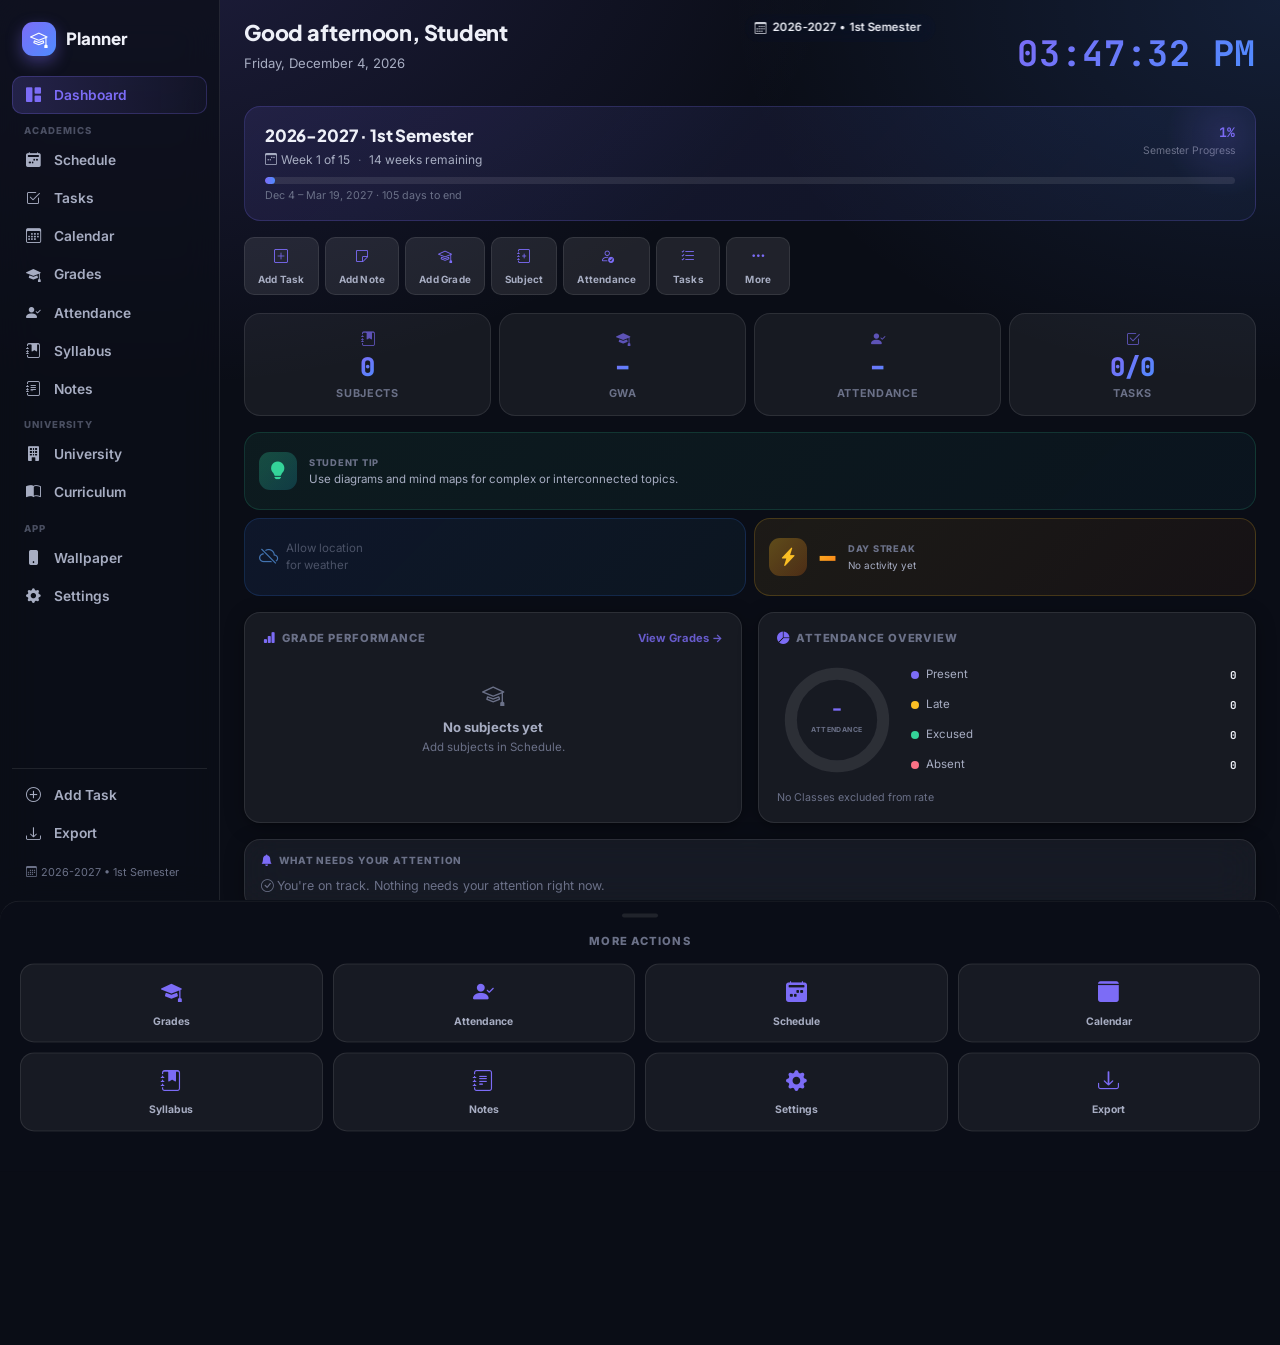
<file: index.html>
<!DOCTYPE html>
<html lang="en" data-theme="dark" data-accent="violet">
<head>
<meta charset="UTF-8">
<meta name="viewport" content="width=device-width, initial-scale=1, viewport-fit=cover">
<title>Dashboard · Student Planner</title>
<meta name="theme-color" content="#0a0d16">
<link rel="manifest" href="manifest.json">
<link rel="icon" href="icons/icon-192.png">
<link rel="apple-touch-icon" href="icons/icon-192.png">
<link href="https://cdn.jsdelivr.net/npm/bootstrap@5.3.3/dist/css/bootstrap.min.css" rel="stylesheet">
<link href="https://cdn.jsdelivr.net/npm/bootstrap-icons@1.11.3/font/bootstrap-icons.css" rel="stylesheet">
<link href="css/style.css" rel="stylesheet">
</head>
<body>
<div class="app-shell">
  <nav class="sidebar" id="sidebar"></nav>

  <main class="main-content">
    <div class="mobile-topbar">
      <div class="brand mb-0 p-0"><span class="dot"><i class="bi bi-mortarboard"></i></span> Planner</div>
      <button class="btn-icon" onclick="location.href='settings.html'"><i class="bi bi-gear"></i></button>
    </div>

    <div class="topbar">
      <div>
        <h1 class="greeting" id="greetText">Good morning</h1>
        <p class="page-sub" id="dateText">Loading date…</p>
      </div>
      <div class="d-flex align-items-center gap-3">
        <div class="text-end d-none d-sm-block">
          <div class="hero-clock" id="clockText">--:--:--</div>
        </div>
      </div>
    </div>

    <!-- SEMESTER OVERVIEW -->
    <div class="sem-overview mb-3 dash-card-anim">
      <div class="d-flex justify-content-between align-items-start flex-wrap gap-2">
        <div>
          <div class="sem-label" id="dashSemLabel">—</div>
          <div class="sem-meta">
            <span id="dashWeekInfo"><i class="bi bi-calendar3-week me-1"></i>–</span>
            <span class="text-faint">·</span>
            <span id="dashWeeksLeft">– weeks remaining</span>
          </div>
        </div>
        <div class="text-end">
          <div class="sem-pct-label" id="dashSemPct">0%</div>
          <div style="font-size:.65rem;color:var(--text-faint);margin-top:1px">Semester Progress</div>
        </div>
      </div>
      <div class="sem-progress-bar"><div class="sem-progress-fill" id="dashSemBar"></div></div>
      <div style="font-size:.67rem;color:var(--text-faint)" id="dashSemDates">— · — days to end</div>
    </div>

    <!-- DUE TODAY BANNER -->
    <div id="dueTodayBanner" class="due-today-banner mb-3 dash-card-anim" style="display:none"></div>

    <!-- QUICK ACTIONS — Primary visible + More overflow -->
    <div class="dash-card-anim mb-3">
      <div class="qa-primary-row" id="quickActionsRow">
        <a class="qa-btn qa-btn-full" href="#" onclick="quickAddModal('task');return false;"><i class="bi bi-plus-square"></i><span>Add Task</span></a>
        <a class="qa-btn qa-btn-full" href="#" onclick="quickAddModal('note');return false;"><i class="bi bi-sticky"></i><span>Add Note</span></a>
        <a class="qa-btn qa-btn-full" href="#" onclick="quickAddModal('grade');return false;"><i class="bi bi-mortarboard"></i><span>Add Grade</span></a>
        <a class="qa-btn qa-btn-full" href="#" onclick="quickAddModal('subject');return false;"><i class="bi bi-journal-plus"></i><span>Subject</span></a>
        <a class="qa-btn qa-btn-full" href="#" onclick="quickAddModal('attendance');return false;"><i class="bi bi-person-check"></i><span>Attendance</span></a>
        <a class="qa-btn qa-btn-full" href="tasks.html"><i class="bi bi-list-check"></i><span>Tasks</span></a>
        <!-- More button -->
        <div class="qa-more-wrap">
          <button class="qa-btn qa-btn-full" id="qaMoreBtn" onclick="openQASheet()" aria-label="More actions">
            <i class="bi bi-three-dots"></i><span>More</span>
          </button>
        </div>
      </div>
    </div>

    <!-- STAT CARDS -->
    <div class="row g-2 mb-3 dash-card-anim">
      <div class="col-6 col-md-3">
        <div class="stat-card hover-lift">
          <i class="bi bi-journal-bookmark-fill stat-card-icon"></i>
          <div class="stat-card-val" id="statSubjects">–</div>
          <div class="stat-card-lbl">Subjects</div>
        </div>
      </div>
      <div class="col-6 col-md-3">
        <div class="stat-card hover-lift">
          <i class="bi bi-mortarboard-fill stat-card-icon"></i>
          <div class="stat-card-val" id="statGwa">–</div>
          <div class="stat-card-lbl">GWA</div>
        </div>
      </div>
      <div class="col-6 col-md-3">
        <div class="stat-card hover-lift">
          <i class="bi bi-person-check-fill stat-card-icon"></i>
          <div class="stat-card-val" id="statAtt">–</div>
          <div class="stat-card-lbl">Attendance</div>
        </div>
      </div>
      <div class="col-6 col-md-3">
        <div class="stat-card hover-lift">
          <i class="bi bi-check2-square stat-card-icon"></i>
          <div class="stat-card-val" id="statTasks">–</div>
          <div class="stat-card-lbl">Tasks</div>
        </div>
      </div>
    </div>

    <!-- TIP full width -->
    <div class="mb-2 dash-card-anim">
      <div class="widget-card tip-widget-card" id="dashTipWidget">
        <div class="tip-icon-wrap"><i class="bi bi-lightbulb-fill tip-icon"></i></div>
        <div class="tip-body">
          <div class="tip-label">STUDENT TIP</div>
          <div class="tip-text">Loading tip…</div>
        </div>
      </div>
    </div>
    <!-- WEATHER + STREAK side by side -->
    <div class="row g-2 mb-3 dash-card-anim">
      <div class="col-6">
        <div class="widget-card weather-widget-card" id="dashWeatherWidget">
          <div class="weather-loading-state"><i class="bi bi-cloud"></i><span>Loading…</span></div>
        </div>
      </div>
      <div class="col-6">
        <div class="widget-card streak-widget-card" id="dashStreakWidget">
          <div class="streak-icon-wrap"><i class="bi bi-lightning-charge-fill streak-icon"></i></div>
          <span class="streak-num" id="streakNumVal">–</span>
          <div class="streak-text-stack">
            <div class="streak-label-row">DAY STREAK</div>
            <div class="streak-sub-txt">Tasks completed</div>
          </div>
        </div>
      </div>
    </div>

    <!-- GRADE PERFORMANCE + ATTENDANCE DONUT -->
    <div class="row g-3 mb-3">
      <div class="col-md-6 dash-card-anim">
        <div class="glass card-pad h-100">
          <div class="card-header-row">
            <div class="dash-section-title"><i class="bi bi-bar-chart-fill"></i>Grade Performance</div>
            <a href="grades.html" class="view-all-link">View Grades →</a>
          </div>
          <div id="dashGradeChart"></div>
        </div>
      </div>
      <div class="col-md-6 dash-card-anim">
        <div class="glass card-pad h-100">
          <div class="dash-section-title"><i class="bi bi-pie-chart-fill"></i>Attendance Overview</div>
          <div class="donut-legend-wrap">
            <div class="donut-wrap">
              <svg width="130" height="130" viewBox="0 0 130 130">
                <circle cx="65" cy="65" r="50" fill="none" stroke="var(--surface-2)" stroke-width="13"/>
                <circle id="donutPresent" cx="65" cy="65" r="50" fill="none" stroke="#7c6cf6" stroke-width="13" stroke-linecap="butt" stroke-dasharray="314.16" stroke-dashoffset="314.16" style="transition:stroke-dashoffset 1.2s cubic-bezier(.22,.9,.35,1)"/>
                <circle id="donutLate"    cx="65" cy="65" r="50" fill="none" stroke="#fbbf24" stroke-width="13" stroke-linecap="butt" stroke-dasharray="314.16" stroke-dashoffset="314.16" style="transition:stroke-dashoffset 1.2s cubic-bezier(.22,.9,.35,1) .15s"/>
                <circle id="donutExcused" cx="65" cy="65" r="50" fill="none" stroke="#34d399" stroke-width="13" stroke-linecap="butt" stroke-dasharray="314.16" stroke-dashoffset="314.16" style="transition:stroke-dashoffset 1.2s cubic-bezier(.22,.9,.35,1) .25s"/>
                <circle id="donutAbsent"  cx="65" cy="65" r="50" fill="none" stroke="#fb7185" stroke-width="13" stroke-linecap="butt" stroke-dasharray="314.16" stroke-dashoffset="314.16" style="transition:stroke-dashoffset 1.2s cubic-bezier(.22,.9,.35,1) .35s"/>
                <text id="donutPct" x="65" y="60" text-anchor="middle" dominant-baseline="auto" class="donut-svg-pct">–</text>
                <text x="65" y="78" text-anchor="middle" dominant-baseline="auto" class="donut-svg-sub">ATTENDANCE</text>
              </svg>
            </div>
            <div class="att-legend" id="donutLegend">
              <div class="att-legend-row"><div class="att-dot" style="background:#7c6cf6"></div><span class="att-legend-label">Present</span><span class="att-legend-val" id="attPresent">–</span></div>
              <div class="att-legend-row"><div class="att-dot" style="background:#fbbf24"></div><span class="att-legend-label">Late</span><span class="att-legend-val" id="attLate">–</span></div>
              <div class="att-legend-row"><div class="att-dot" style="background:#34d399"></div><span class="att-legend-label">Excused</span><span class="att-legend-val" id="attExcused">–</span></div>
              <div class="att-legend-row"><div class="att-dot" style="background:#fb7185"></div><span class="att-legend-label">Absent</span><span class="att-legend-val" id="attAbsent">–</span></div>
            </div>
          </div>
          <div style="margin-top:10px;font-size:.67rem;color:var(--text-faint)">No Classes excluded from rate</div>
        </div>
      </div>
    </div>

    <!-- WHAT NEEDS YOUR ATTENTION -->
    <div class="glass card-pad mb-3 dash-card-anim ctx-summary-card">
      <div class="ctx-summary-header">
        <i class="bi bi-bell-fill ctx-summary-bell"></i>
        <span class="ctx-summary-title">WHAT NEEDS YOUR ATTENTION</span>
      </div>
      <div id="dashContextSummary" class="ctx-summary-content"></div>
    </div>

    <!-- ACADEMIC PROGRESS -->
    <div class="glass card-pad mb-3 dash-card-anim">
      <div class="dash-section-title"><i class="bi bi-graph-up-arrow"></i>Academic Progress</div>
      <div class="row g-3" id="acadProgressWrap">
        <div class="col-sm-6">
          <div class="acad-row">
            <div class="acad-row-top"><span class="acad-row-label"><i class="bi bi-book me-1"></i>Syllabus Coverage</span><span class="acad-row-pct" id="acadSylPct">–</span></div>
            <div class="acad-bar-track"><div class="acad-bar-fill c-syllabus" id="acadSylBar"></div></div>
          </div>
          <div class="acad-row">
            <div class="acad-row-top"><span class="acad-row-label"><i class="bi bi-mortarboard me-1"></i>Grade Avg.</span><span class="acad-row-pct" id="acadGradePct">–</span></div>
            <div class="acad-bar-track"><div class="acad-bar-fill c-subjects" id="acadGradeBar"></div></div>
          </div>
        </div>
        <div class="col-sm-6">
          <div class="acad-row">
            <div class="acad-row-top"><span class="acad-row-label"><i class="bi bi-check2-square me-1"></i>Tasks Done</span><span class="acad-row-pct" id="acadTaskPct">–</span></div>
            <div class="acad-bar-track"><div class="acad-bar-fill c-tasks" id="acadTaskBar"></div></div>
          </div>
          <div class="acad-row">
            <div class="acad-row-top"><span class="acad-row-label"><i class="bi bi-person-check me-1"></i>Attendance</span><span class="acad-row-pct" id="acadAttPct">–</span></div>
            <div class="acad-bar-track"><div class="acad-bar-fill c-att" id="acadAttBar"></div></div>
          </div>
        </div>
      </div>
    </div>

    <!-- TODAY'S SCHEDULE + UPCOMING TASKS -->
    <div class="row g-3 mb-3">
      <div class="col-md-6 dash-card-anim">
        <div class="glass card-pad h-100">
          <div class="card-header-row">
            <div class="dash-section-title"><i class="bi bi-calendar2-day"></i>Today's Schedule</div>
            <a href="schedule.html" class="view-all-link">Schedule →</a>
          </div>
          <div id="dashTodaySchedule"></div>
        </div>
      </div>
      <div class="col-md-6 dash-card-anim">
        <div class="glass card-pad h-100">
          <div class="card-header-row">
            <div class="dash-section-title"><i class="bi bi-alarm"></i>Upcoming Tasks</div>
            <a href="tasks.html" class="view-all-link">View All →</a>
          </div>
          <div id="dashUpcomingTasks"></div>
        </div>
      </div>
    </div>

  </main>
</div>

<nav class="mobile-nav" id="mobileNav"></nav>

<!-- Modals -->
<div class="modal fade" id="quickModal" tabindex="-1" aria-modal="true" role="dialog">
  <div class="modal-dialog modal-dialog-centered">
    <div class="modal-content card-pad" id="quickModalBody"></div>
  </div>
</div>

<!-- More Actions Bottom Sheet -->
<div class="qa-sheet-overlay" id="qaSheetOverlay" onclick="closeQASheet()"></div>
<div class="qa-sheet" id="qaSheet">
  <div class="qa-sheet-handle"></div>
  <div class="qa-sheet-title">More Actions</div>
  <div class="qa-sheet-grid">
    <a class="qa-sheet-item" href="grades.html"><i class="bi bi-mortarboard-fill"></i><span>Grades</span></a>
    <a class="qa-sheet-item" href="attendance.html"><i class="bi bi-person-check-fill"></i><span>Attendance</span></a>
    <a class="qa-sheet-item" href="schedule.html"><i class="bi bi-calendar2-week-fill"></i><span>Schedule</span></a>
    <a class="qa-sheet-item" href="calendar.html"><i class="bi bi-calendar3-fill"></i><span>Calendar</span></a>
    <a class="qa-sheet-item" href="syllabus.html"><i class="bi bi-journal-bookmark-fill"></i><span>Syllabus</span></a>
    <a class="qa-sheet-item" href="notes.html"><i class="bi bi-journal-text"></i><span>Notes</span></a>
    <a class="qa-sheet-item" href="settings.html"><i class="bi bi-gear-fill"></i><span>Settings</span></a>
    <a class="qa-sheet-item" href="settings.html#data"><i class="bi bi-download"></i><span>Export</span></a>
  </div>
</div>

<script src="https://cdn.jsdelivr.net/npm/bootstrap@5.3.3/dist/js/bootstrap.bundle.min.js"></script>
<script src="js/storage.js"></script>
<script src="js/app.js"></script>
<script src="js/dashboard.js"></script>
<script>
  renderShell('dashboard');
  startClock(document.getElementById('clockText'), document.getElementById('dateText'), document.getElementById('greetText'));
  initDashboard();
</script>
</body>
</html>
</file>
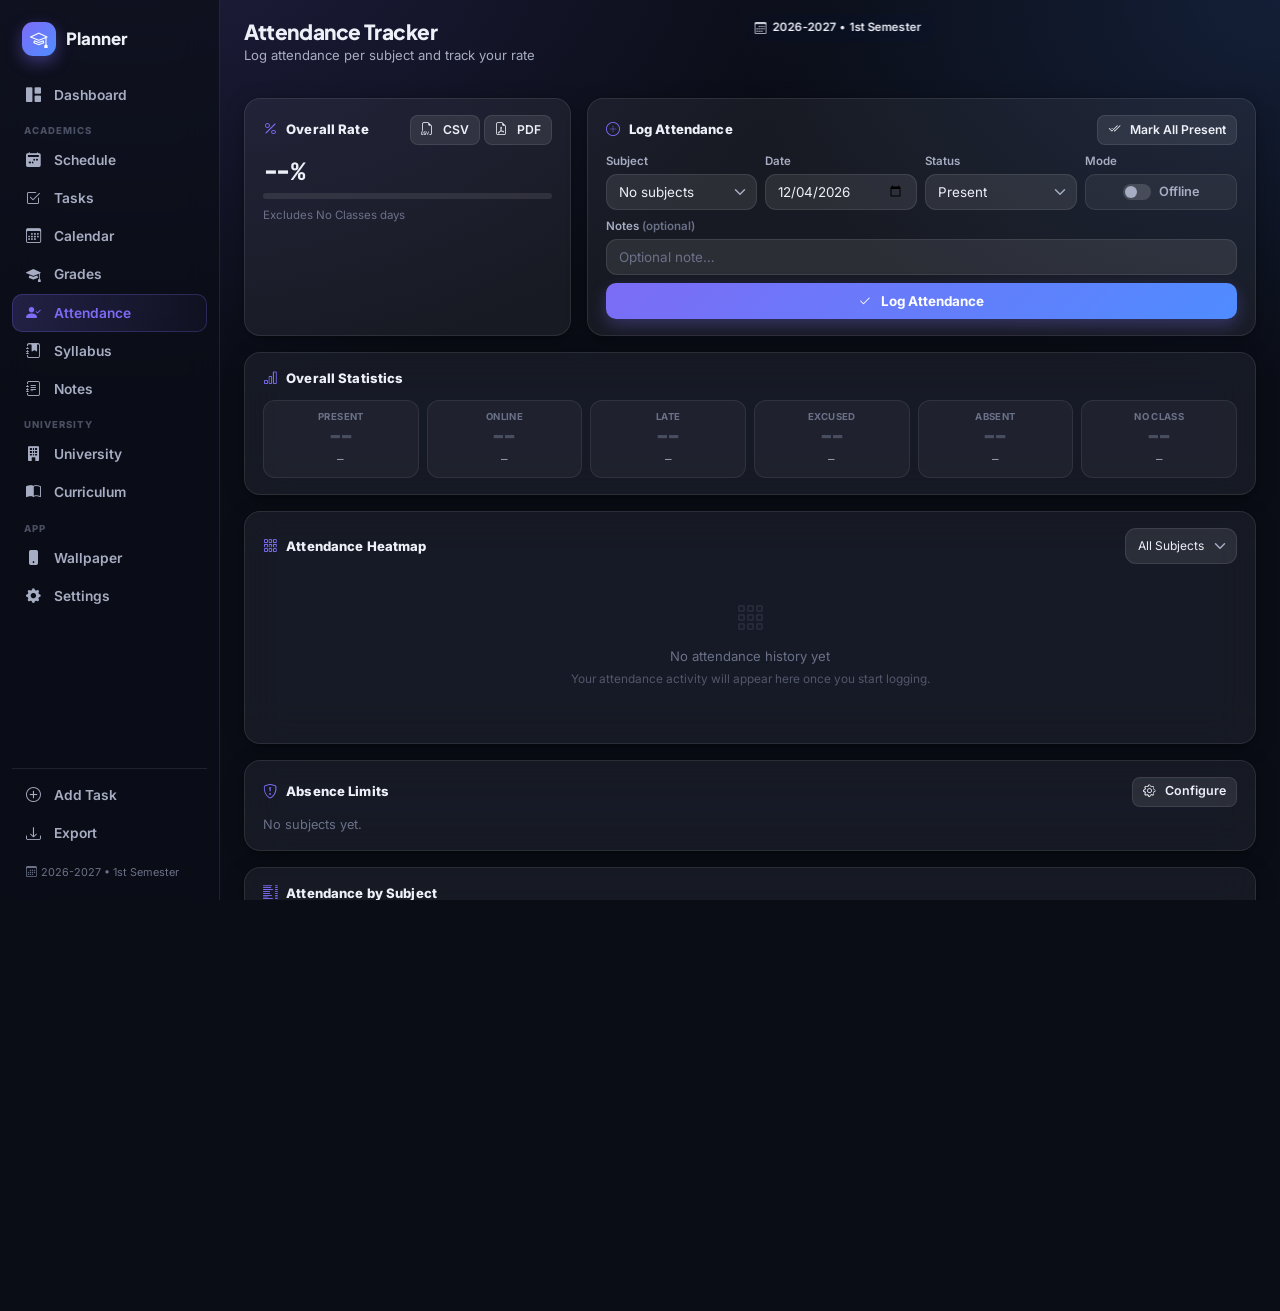
<file: attendance.html>
<!DOCTYPE html>
<html lang="en" data-theme="dark" data-accent="violet">
<head>
<meta charset="UTF-8">
<meta name="viewport" content="width=device-width, initial-scale=1, viewport-fit=cover">
<title>Attendance · Student Planner</title>
<meta name="theme-color" content="#0a0d16">
<link rel="manifest" href="manifest.json">
<link rel="icon" href="icons/icon-192.png">
<link href="https://cdn.jsdelivr.net/npm/bootstrap@5.3.3/dist/css/bootstrap.min.css" rel="stylesheet">
<link href="https://cdn.jsdelivr.net/npm/bootstrap-icons@1.11.3/font/bootstrap-icons.css" rel="stylesheet">
<link href="css/style.css" rel="stylesheet">
</head>
<body>
<div class="app-shell">
  <nav class="sidebar" id="sidebar"></nav>
  <main class="main-content">
    <div class="mobile-topbar"><div class="brand mb-0 p-0"><span class="dot"><i class="bi bi-mortarboard"></i></span> Planner</div></div>
    <div class="topbar">
      <div>
        <h1 class="page-title">Attendance Tracker</h1>
        <p class="page-sub">Log attendance per subject and track your rate</p>
      </div>
    </div>

    <!-- Overall Rate + Log Form -->
    <div class="row g-3 mb-3">
      <div class="col-md-4">
        <div class="glass card-pad fade-in h-100">
          <div class="att-overall-header">
            <div class="section-title mb-0"><i class="bi bi-percent"></i>Overall Rate</div>
            <div class="att-export-group">
              <button class="btn btn-ghost btn-sm" onclick="exportAttendanceCSV()" title="Export CSV" aria-label="Export attendance as CSV">
                <i class="bi bi-filetype-csv me-1"></i><span class="att-export-label">CSV</span>
              </button>
              <button class="btn btn-ghost btn-sm" onclick="exportAttendancePDF()" title="Export PDF" aria-label="Export attendance as PDF">
                <i class="bi bi-file-earmark-pdf me-1"></i><span class="att-export-label">PDF</span>
              </button>
            </div>
          </div>
          <div class="stat-num" id="aRate">--%</div>
          <div class="progress my-2"><div class="progress-bar att-rate-bar" id="aRateBar" style="width:0%"></div></div>
          <div class="text-faint" style="font-size:.72rem">Excludes No Classes days</div>
        </div>
      </div>
      <div class="col-md-8">
        <div class="glass card-pad fade-in">
          <div class="d-flex justify-content-between align-items-center mb-2">
            <div class="section-title mb-0"><i class="bi bi-plus-circle"></i>Log Attendance</div>
            <button class="btn btn-ghost btn-sm att-mark-all-btn" onclick="markAllPresentToday()" aria-label="Mark all scheduled classes today as Present">
              <i class="bi bi-check2-all me-1"></i><span class="att-mark-all-label">Mark All Present</span>
            </button>
          </div>
          <div class="row g-2">
            <div class="col-6 col-sm-3">
              <label class="att-form-label" for="attSubject">Subject</label>
              <select class="form-select form-select-sm" id="attSubject"></select>
            </div>
            <div class="col-6 col-sm-3">
              <label class="att-form-label" for="attDate">Date</label>
              <input type="date" class="form-control form-control-sm" id="attDate">
            </div>
            <div class="col-6 col-sm-3">
              <label class="att-form-label" for="attStatus">Status</label>
              <select class="form-select form-select-sm" id="attStatus">
                <option>Present</option>
                <option>Absent</option>
                <option>Late</option>
                <option>Excused</option>
                <option>No Classes</option>
              </select>
            </div>
            <div class="col-6 col-sm-3">
              <label class="att-form-label" for="attOnline">Mode</label>
              <button type="button" class="att-mode-toggle" id="attModeToggle" role="switch" aria-checked="false" aria-label="Online mode toggle" onclick="toggleAttMode()">
                <span class="att-mode-track">
                  <span class="att-mode-thumb"></span>
                </span>
                <span class="att-mode-label" id="attModeLabel">Offline</span>
                <input type="checkbox" id="attOnline" class="att-hidden-check" aria-hidden="true" tabindex="-1">
              </button>
            </div>
            <div class="col-12">
              <label class="att-form-label" for="attNotes">Notes <span class="text-faint">(optional)</span></label>
              <input type="text" class="form-control form-control-sm" id="attNotes" placeholder="Optional note…">
            </div>
            <div class="col-12">
              <button class="btn btn-accent w-100" onclick="logAttendance()"><i class="bi bi-check2 me-1"></i>Log Attendance</button>
            </div>
          </div>
        </div>
      </div>
    </div>

    <!-- Overall Statistics -->
    <div class="glass card-pad mb-3 fade-in">
      <div class="section-title"><i class="bi bi-bar-chart"></i>Overall Statistics</div>
      <div class="att-stats-grid" id="attendanceStats">
        <!-- skeleton shown before JS runs -->
        <div class="att-stat-card present att-stat-skeleton"><div class="stat-label">Present</div><div class="stat-value att-skel-val">--</div><div class="stat-percent">—</div></div>
        <div class="att-stat-card present-online att-stat-skeleton"><div class="stat-label">Online</div><div class="stat-value att-skel-val">--</div><div class="stat-percent">—</div></div>
        <div class="att-stat-card late att-stat-skeleton"><div class="stat-label">Late</div><div class="stat-value att-skel-val">--</div><div class="stat-percent">—</div></div>
        <div class="att-stat-card excused att-stat-skeleton"><div class="stat-label">Excused</div><div class="stat-value att-skel-val">--</div><div class="stat-percent">—</div></div>
        <div class="att-stat-card absent att-stat-skeleton"><div class="stat-label">Absent</div><div class="stat-value att-skel-val">--</div><div class="stat-percent">—</div></div>
        <div class="att-stat-card noclasses att-stat-skeleton"><div class="stat-label">No Class</div><div class="stat-value att-skel-val">--</div><div class="stat-percent">—</div></div>
      </div>
    </div>

    <!-- Consecutive Absence Alerts -->
    <div id="consecutiveAbsenceAlerts"></div>

    <!-- Attendance Heatmap -->
    <div class="glass card-pad mb-3 fade-in">
      <div class="d-flex justify-content-between align-items-center mb-2 flex-wrap gap-2">
        <div class="section-title mb-0"><i class="bi bi-grid-3x3-gap"></i>Attendance Heatmap</div>
        <div class="d-flex align-items-center gap-2 flex-wrap">
          <select class="form-select form-select-sm att-heatmap-filter" id="heatmapSubjectFilter" onchange="renderHeatmap()" aria-label="Filter heatmap by subject">
            <option value="">All Subjects</option>
          </select>
        </div>
      </div>
      <div id="attendanceHeatmap" class="att-heatmap-wrap"></div>
      <div class="att-heatmap-legend" id="heatmapLegend"></div>
    </div>

    <!-- Absence Limits -->
    <div class="glass card-pad mb-3 fade-in">
      <div class="d-flex justify-content-between align-items-center mb-2">
        <div class="section-title mb-0"><i class="bi bi-shield-exclamation"></i>Absence Limits</div>
        <button class="btn btn-ghost btn-sm" onclick="openAbsenceLimitModal()">
          <i class="bi bi-gear me-1"></i>Configure
        </button>
      </div>
      <div id="absenceWarnings"></div>
    </div>

    <!-- Per-subject Breakdown -->
    <div class="glass card-pad mb-3 fade-in">
      <div class="section-title"><i class="bi bi-list-columns"></i>Attendance by Subject</div>
      <div id="subjectBreakdown"></div>
    </div>

    <!-- Attendance Log -->
    <div class="glass card-pad fade-in">
      <div class="d-flex justify-content-between align-items-center mb-3">
        <div class="section-title mb-0"><i class="bi bi-list-ul"></i>Attendance Log</div>
        <div id="attLogCountLabel" class="att-log-count-label"></div>
      </div>
      <div id="attendanceLog"></div>
    </div>
  </main>
</div>
<nav class="mobile-nav" id="mobileNav"></nav>

<!-- Absence Limit Modal -->
<div class="modal fade" id="absenceLimitModal" tabindex="-1" aria-modal="true" role="dialog">
  <div class="modal-dialog modal-dialog-centered modal-dialog-scrollable">
    <div class="modal-content">
      <div class="modal-header">
        <h5 class="modal-title"><i class="bi bi-shield-exclamation me-2"></i>Absence Limits</h5>
        <button class="btn-close" aria-label="Close" data-bs-dismiss="modal"></button>
      </div>
      <div class="modal-body" id="absenceLimitModalBody"></div>
    </div>
  </div>
</div>

<!-- Notes Modal -->
<div class="modal fade" id="attNotesModal" tabindex="-1" aria-modal="true" role="dialog">
  <div class="modal-dialog modal-dialog-centered modal-sm">
    <div class="modal-content">
      <div class="modal-header py-2">
        <h6 class="modal-title mb-0"><i class="bi bi-chat-left-text me-2"></i>Attendance Note</h6>
        <button class="btn-close" aria-label="Close" data-bs-dismiss="modal"></button>
      </div>
      <div class="modal-body">
        <div id="attNoteContent" class="att-note-content"></div>
        <div class="att-note-meta" id="attNoteMeta"></div>
      </div>
    </div>
  </div>
</div>

<!-- Mark All Present Modal -->
<div class="modal fade" id="markAllPresentModal" tabindex="-1" aria-modal="true" role="dialog">
  <div class="modal-dialog modal-dialog-centered modal-sm">
    <div class="modal-content">
      <div class="modal-header py-2">
        <h6 class="modal-title mb-0"><i class="bi bi-check2-all me-2"></i>Mark All Present Today?</h6>
        <button class="btn-close" aria-label="Close" data-bs-dismiss="modal"></button>
      </div>
      <div class="modal-body" id="markAllPresentBody"></div>
      <div class="modal-footer py-2">
        <button class="btn btn-ghost btn-sm" data-bs-dismiss="modal">Cancel</button>
        <button class="btn btn-accent btn-sm" id="markAllConfirmBtn" onclick="confirmMarkAllPresent()">
          <i class="bi bi-check2 me-1"></i>Mark Present
        </button>
      </div>
    </div>
  </div>
</div>

<script src="https://cdn.jsdelivr.net/npm/bootstrap@5.3.3/dist/js/bootstrap.bundle.min.js"></script>
<script src="js/storage.js"></script>
<script src="js/app.js"></script>
<script src="js/attendance.js"></script>
<script>
  renderShell('attendance');
  applyTheme();
  initAttendance();
</script>
</body>
</html>
</file>
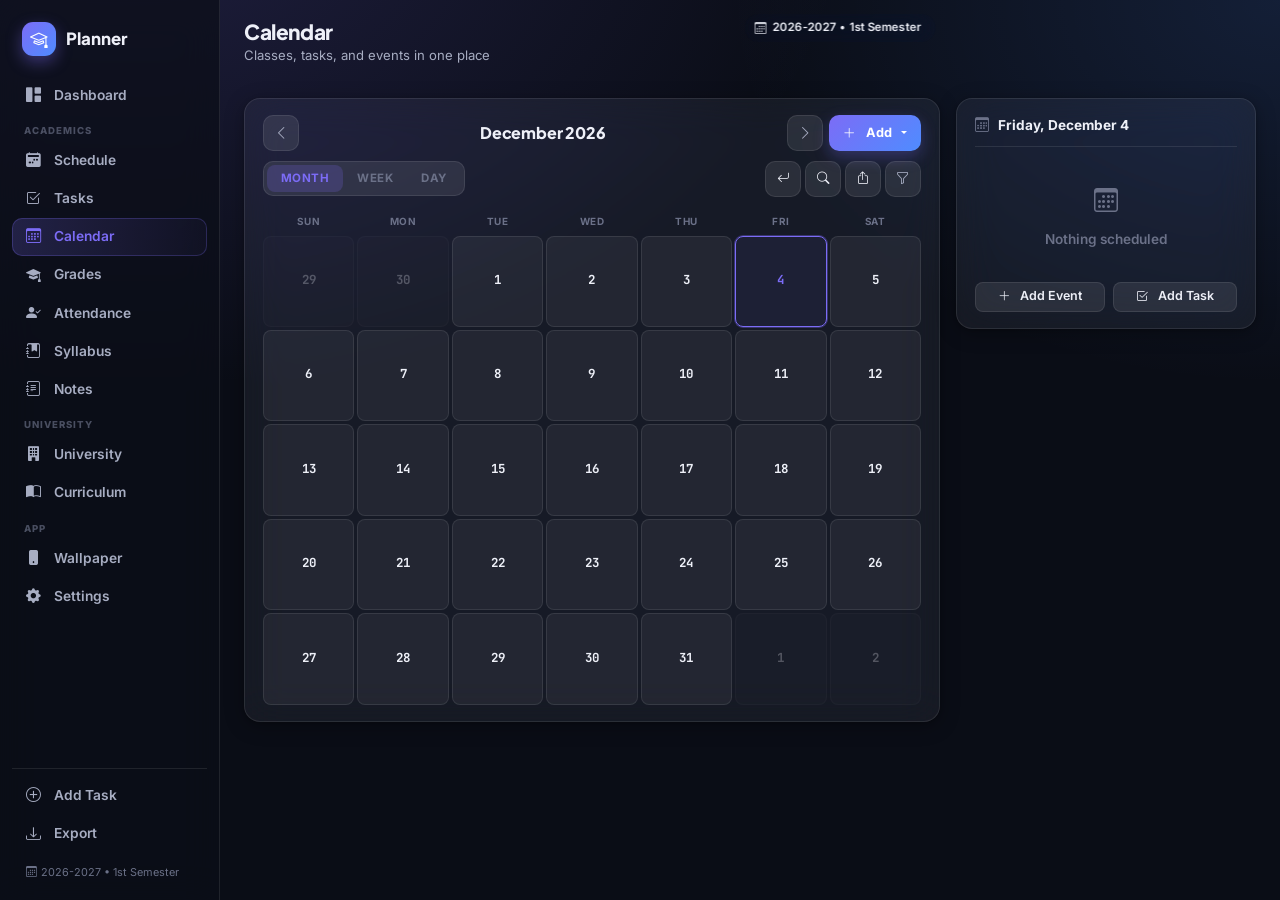
<file: calendar.html>
<!DOCTYPE html>
<html lang="en" data-theme="dark" data-accent="violet">
<head>
<meta charset="UTF-8">
<meta name="viewport" content="width=device-width, initial-scale=1, viewport-fit=cover">
<title>Calendar · Student Planner</title>
<meta name="theme-color" content="#0a0d16">
<link rel="manifest" href="manifest.json">
<link rel="icon" href="icons/icon-192.png">
<link href="https://cdn.jsdelivr.net/npm/bootstrap@5.3.3/dist/css/bootstrap.min.css" rel="stylesheet">
<link href="https://cdn.jsdelivr.net/npm/bootstrap-icons@1.11.3/font/bootstrap-icons.css" rel="stylesheet">
<link href="css/style.css" rel="stylesheet">
</head>
<body>
<div class="app-shell">
  <nav class="sidebar" id="sidebar"></nav>
  <main class="main-content">
    <div class="mobile-topbar"><div class="brand mb-0 p-0"><span class="dot"><i class="bi bi-mortarboard"></i></span> Planner</div></div>
    <div class="topbar">
      <div><h1 class="page-title">Calendar</h1><p class="page-sub" id="calSubtitle">Classes, tasks, and events in one place</p></div>
    </div>

    <!-- CALENDAR LAYOUT: two-column on desktop, stacked on mobile -->
    <div class="cal-layout">

      <!-- LEFT / MAIN COLUMN -->
      <div class="cal-main-col">
        <div class="glass card-pad mb-3 fade-in">

          <!-- Toolbar Row 1: [prev] [date] [next + add] -->
          <div class="cal-toolbar-row1">
            <button class="btn-icon" onclick="navCal(-1)" aria-label="Previous"><i class="bi bi-chevron-left"></i></button>
            <h4 class="mb-0 cal-title-text" id="calTitle"></h4>
            <div class="cal-nav-right">
              <button class="btn-icon" onclick="navCal(1)" aria-label="Next"><i class="bi bi-chevron-right"></i></button>
              <div class="dropdown">
                <button class="btn btn-accent btn-sm dropdown-toggle" data-bs-toggle="dropdown" aria-label="Add event"><i class="bi bi-plus-lg me-1"></i>Add</button>
                <ul class="dropdown-menu dropdown-menu-end">
                  <li><a class="dropdown-item" href="#" onclick="openCalEventModal();return false;"><i class="bi bi-calendar-event me-2"></i>One-off Event</a></li>
                  <li><a class="dropdown-item" href="#" onclick="openTaskModal();return false;"><i class="bi bi-check2-square me-2"></i>Task</a></li>
                  <li><a class="dropdown-item" href="#" onclick="openScheduleModal();return false;"><i class="bi bi-calendar2-week me-2"></i>Class Schedule</a></li>
                  <li><a class="dropdown-item" href="#" onclick="openUnivEventModal();return false;"><i class="bi bi-bank2 me-2"></i>University Event</a></li>
                </ul>
              </div>
            </div>
          </div>

          <!-- Toolbar Row 2: view toggle + today/search/export + filter — all in one row -->
          <div class="cal-toolbar-row2">
            <div class="cal-view-bar" role="group" aria-label="Calendar view">
              <button class="cal-view-btn active" data-mode="month" onclick="setCalMode('month')" aria-pressed="true">Month</button>
              <button class="cal-view-btn" data-mode="week" onclick="setCalMode('week')" aria-pressed="false">Week</button>
              <button class="cal-view-btn" data-mode="day" onclick="setCalMode('day')" aria-pressed="false">Day</button>
            </div>
            <div class="cal-toolbar-actions">
              <button class="btn btn-ghost btn-sm" onclick="goToToday()" aria-label="Go to today"><i class="bi bi-arrow-return-left"></i></button>
              <div class="dropdown">
                <button class="btn btn-ghost btn-sm" data-bs-toggle="dropdown" aria-label="Jump to date" id="jumpDateBtn"><i class="bi bi-search"></i></button>
                <div class="dropdown-menu dropdown-menu-end p-2" style="min-width:220px">
                  <label class="form-label mb-1" style="font-size:.75rem;font-weight:700">Jump to Date</label>
                  <div class="d-flex gap-2">
                    <input type="date" class="form-control form-control-sm" id="jumpDateInput" aria-label="Select date to jump to">
                    <button class="btn btn-accent btn-sm" onclick="doJumpDate()">Go</button>
                  </div>
                </div>
              </div>
              <div class="dropdown">
                <button class="btn btn-ghost btn-sm" data-bs-toggle="dropdown" aria-label="Export calendar"><i class="bi bi-box-arrow-up"></i></button>
                <ul class="dropdown-menu dropdown-menu-end">
                  <li><h6 class="dropdown-header">Export Calendar</h6></li>
                  <li><a class="dropdown-item" href="#" onclick="exportICS();return false;"><i class="bi bi-file-earmark-text me-2"></i>Download .ics</a></li>
                  <li><a class="dropdown-item" href="#" onclick="exportGoogleCalendar();return false;"><i class="bi bi-google me-2"></i>Google Calendar</a></li>
                </ul>
              </div>
              <div class="dropdown">
                <button class="cal-filter-toggle-btn" data-bs-toggle="dropdown" aria-expanded="false" aria-label="Filter events" id="filterToggleBtn">
                  <i class="bi bi-funnel"></i>
                  <span class="cal-filter-active-count" id="filterActiveCount" aria-live="polite"></span>
                </button>
                <div class="dropdown-menu cal-filter-dropdown dropdown-menu-end p-2" aria-label="Event filters">
                  <div class="cal-filter-header mb-2">Show on Calendar</div>
                  <div class="cal-filter-checks">
                    <label class="cal-filter-check-item" id="filter-classes" onclick="toggleFilter('classes');return false;">
                      <span class="cal-filter-dot" style="background:#7C6CF6"></span>
                      <span>Classes</span>
                      <i class="bi bi-check2 cal-filter-check-icon ms-auto"></i>
                    </label>
                    <label class="cal-filter-check-item" id="filter-tasks" onclick="toggleFilter('tasks');return false;">
                      <span class="cal-filter-dot" style="background:#FBBF24"></span>
                      <span>Tasks</span>
                      <i class="bi bi-check2 cal-filter-check-icon ms-auto"></i>
                    </label>
                    <label class="cal-filter-check-item" id="filter-events" onclick="toggleFilter('events');return false;">
                      <span class="cal-filter-dot" style="background:#34D399"></span>
                      <span>Events</span>
                      <i class="bi bi-check2 cal-filter-check-icon ms-auto"></i>
                    </label>
                    <label class="cal-filter-check-item" id="filter-univ" onclick="toggleFilter('univ');return false;">
                      <span class="cal-filter-dot" style="background:#4F8CFF"></span>
                      <span>University</span>
                      <i class="bi bi-check2 cal-filter-check-icon ms-auto"></i>
                    </label>
                  </div>
                </div>
              </div>
            </div>
          </div>

          <!-- Calendar body -->
          <div id="calBody"></div>
        </div>
      </div>

      <!-- RIGHT / AGENDA COLUMN (desktop side panel, mobile below) -->
      <div class="cal-agenda-col">
        <div class="glass card-pad fade-in cal-agenda-panel">
          <div class="cal-agenda-header" id="calAgendaHeader">
            <i class="bi bi-calendar3"></i>
            <span id="calAgendaTitle">Agenda</span>
          </div>
          <div id="calAgendaBody"></div>
        </div>
      </div>

    </div><!-- end cal-layout -->

  </main>
</div>
<nav class="mobile-nav" id="mobileNav"></nav>

<!-- Add/Edit Schedule Modal -->
<div class="modal fade" id="calSubjectModal" tabindex="-1" aria-modal="true" role="dialog">
  <div class="modal-dialog modal-dialog-centered modal-lg modal-dialog-scrollable">
    <div class="modal-content">
      <div class="modal-body card-pad" id="calSubjectModalBody"></div>
    </div>
  </div>
</div>

<!-- Add/Edit Task Modal -->
<div class="modal fade" id="calTaskModal" tabindex="-1" aria-modal="true" role="dialog">
  <div class="modal-dialog modal-dialog-centered modal-lg modal-dialog-scrollable">
    <div class="modal-content">
      <div class="modal-body card-pad" id="calTaskModalBody"></div>
    </div>
  </div>
</div>

<!-- One-off Event Modal -->
<div class="modal fade" id="calEventModal" tabindex="-1" aria-modal="true" role="dialog">
  <div class="modal-dialog modal-dialog-centered modal-dialog-scrollable">
    <div class="modal-content">
      <div class="modal-body card-pad" id="calEventModalBody"></div>
    </div>
  </div>
</div>

<!-- University Event Modal -->
<div class="modal fade" id="univEventModal" tabindex="-1" aria-modal="true" role="dialog">
  <div class="modal-dialog modal-dialog-centered modal-lg modal-dialog-scrollable">
    <div class="modal-content">
      <div class="modal-body card-pad" id="univEventModalBody"></div>
    </div>
  </div>
</div>

<!-- Day Detail Modal (mobile fallback) -->
<div class="modal fade" id="dayModal" tabindex="-1" aria-modal="true" role="dialog">
  <div class="modal-dialog modal-dialog-centered modal-dialog-scrollable">
    <div class="modal-content">
      <div class="modal-body card-pad" id="dayModalBody"></div>
    </div>
  </div>
</div>

<script src="https://cdn.jsdelivr.net/npm/bootstrap@5.3.3/dist/js/bootstrap.bundle.min.js"></script>
<script src="js/storage.js"></script>
<script src="js/app.js"></script>
<script src="js/calendar.js"></script>
<script>
  renderShell('calendar');
  applyTheme();
  initCalendar();
</script>
</body>
</html>
</file>
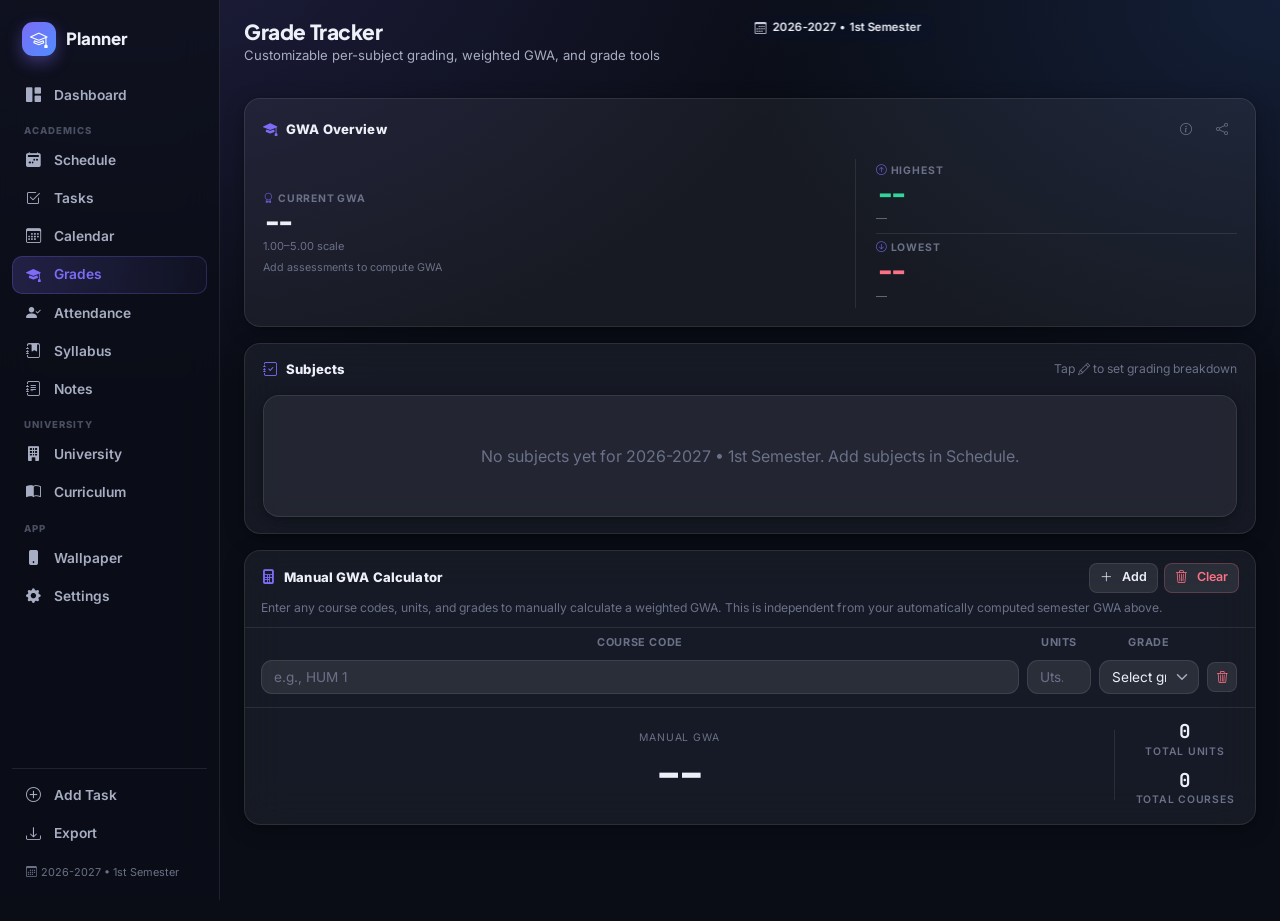
<file: grades.html>
<!DOCTYPE html>
<html lang="en" data-theme="dark" data-accent="violet">
<head>
<meta charset="UTF-8">
<meta name="viewport" content="width=device-width, initial-scale=1, viewport-fit=cover">
<title>Grades · Student Planner</title>
<meta name="theme-color" content="#0a0d16">
<link rel="manifest" href="manifest.json">
<link rel="icon" href="icons/icon-192.png">
<link href="https://cdn.jsdelivr.net/npm/bootstrap@5.3.3/dist/css/bootstrap.min.css" rel="stylesheet">
<link href="https://cdn.jsdelivr.net/npm/bootstrap-icons@1.11.3/font/bootstrap-icons.css" rel="stylesheet">
<link href="css/style.css" rel="stylesheet">
</head>
<body>
<div class="app-shell">
  <nav class="sidebar" id="sidebar"></nav>
  <main class="main-content">
    <div class="mobile-topbar"><div class="brand mb-0 p-0"><span class="dot"><i class="bi bi-mortarboard"></i></span> Planner</div></div>
    <div class="topbar">
      <div><h1 class="page-title">Grade Tracker</h1><p class="page-sub">Customizable per-subject grading, weighted GWA, and grade tools</p></div>
    </div>

    <!-- Current GWA Overview — full-width with 3 stat blocks -->
    <div class="mb-3">
      <div class="glass card-pad fade-in gwa-overview-card">
        <div class="gwa-overview-header">
          <div class="section-title mb-0"><i class="bi bi-mortarboard-fill"></i>GWA Overview</div>
          <div class="gwa-header-actions">
            <button class="btn-icon btn-icon-sm gwa-action-btn" onclick="openGradeInterpModal()" title="Grade Interpretation Reference">
              <i class="bi bi-info-circle"></i>
            </button>
            <button class="btn-icon btn-icon-sm gwa-action-btn gwa-share-btn" id="gwaShareBtn" onclick="copyGwaCardAsImage()" title="Share as image">
              <i class="bi bi-share"></i>
            </button>
          </div>
        </div>
        <div class="gwa-compact-grid">
          <!-- Left: Current GWA -->
          <div class="gwa-compact-main">
            <div class="gwa-compact-label"><i class="bi bi-award"></i>Current GWA</div>
            <div class="gwa-compact-num" id="gGwa">--</div>
            <div class="text-faint gwa-compact-sub" id="gGwaSub">1.00–5.00 scale</div>
            <div class="mt-1" id="gGwaStatus"></div>
            <div class="text-faint gwa-compact-statussub" id="gGwaStatusSub"></div>
          </div>
          <!-- Vertical divider -->
          <div class="gwa-compact-divider"></div>
          <!-- Right: Highest + Lowest stacked -->
          <div class="gwa-compact-right">
            <div class="gwa-compact-side">
              <div class="gwa-compact-label"><i class="bi bi-arrow-up-circle"></i>Highest</div>
              <div class="gwa-compact-num gwa-hi-num" id="gHighest">--</div>
              <div class="text-faint gwa-compact-sub" id="gHighestSub">—</div>
            </div>
            <div class="gwa-compact-hdivider"></div>
            <div class="gwa-compact-side">
              <div class="gwa-compact-label"><i class="bi bi-arrow-down-circle"></i>Lowest</div>
              <div class="gwa-compact-num gwa-lo-num" id="gLowest">--</div>
              <div class="text-faint gwa-compact-sub" id="gLowestSub">—</div>
            </div>
          </div>
        </div>
      </div>
    </div>

    <!-- Subject grade cards -->
    <div class="glass card-pad mb-3 fade-in">
      <div class="d-flex justify-content-between align-items-center mb-3 flex-wrap gap-2">
        <div class="section-title mb-0"><i class="bi bi-journal-check"></i>Subjects</div>
        <span class="text-faint" style="font-size:.76rem">Tap <i class="bi bi-pencil"></i> to set grading breakdown</span>
      </div>
      <div id="gradesWrap" class="row g-2 stagger"></div>
    </div>

    <!-- GWA Calculator (Manual) -->
    <div class="glass mb-3 fade-in" style="overflow:hidden">

      <!-- Header -->
      <div class="gwa-calc-header">
        <div class="gwa-calc-header-top">
          <div class="section-title mb-0"><i class="bi bi-calculator-fill"></i>Manual GWA Calculator</div>
          <div class="gwa-calc-header-btns">
            <button class="btn btn-ghost btn-sm" onclick="addGwaCalcRow()"><i class="bi bi-plus-lg me-1"></i>Add</button>
            <button class="btn btn-ghost btn-sm gwa-clear-btn" onclick="clearAllGwaRows()">
              <i class="bi bi-trash3 me-1"></i>Clear
            </button>
          </div>
        </div>
        <p class="gwa-calc-desc">Enter any course codes, units, and grades to manually calculate a weighted GWA. This is independent from your automatically computed semester GWA above.</p>
      </div>

      <!-- Column headers -->
      <div class="gwa-table-header">
        <div>Course Code</div>
        <div>Units</div>
        <div>Grade</div>
        <div></div>
      </div>

      <!-- Input rows -->
      <div id="gwaCalcRows"></div>

      <!-- Result section -->
      <div class="gwa-result-section">
        <div class="gwa-result-main">
          <div class="text-faint" style="font-size:.65rem;text-transform:uppercase;letter-spacing:.09em;margin-bottom:6px">Manual GWA</div>
          <div class="gwa-result-num" id="gwaCalcResult">--</div>
          <div class="gwa-result-meaning" id="gwaCalcResultMeaning"></div>
          <div class="gwa-result-status" id="gwaCalcResultStatus"></div>
        </div>
        <div class="gwa-result-stats">
          <div class="gwa-stat">
            <div class="gwa-stat-value" id="gwaTotalUnits">0</div>
            <div class="gwa-stat-label">Total Units</div>
          </div>
          <div class="gwa-stat">
            <div class="gwa-stat-value" id="gwaTotalCourses">0</div>
            <div class="gwa-stat-label">Total Courses</div>
          </div>
        </div>
      </div>

    </div>

  </main>
</div>
<nav class="mobile-nav" id="mobileNav"></nav>

<!-- Grade Interpretation Modal -->
<div class="modal fade" id="gradeInterpModal" tabindex="-1" aria-modal="true" role="dialog">
  <div class="modal-dialog modal-dialog-centered modal-dialog-scrollable">
    <div class="modal-content">
      <div class="modal-header">
        <h5 class="modal-title"><i class="bi bi-list-columns-reverse me-2"></i>Grade Interpretation Reference</h5>
        <button class="btn-close" aria-label="Close" data-bs-dismiss="modal"></button>
      </div>
      <div class="modal-body" style="padding:16px 20px 20px">
        <div class="ref-table-head">
          <div class="ref-col-grade">Grade</div>
          <div class="ref-col-range"><span class="ref-label-full">Percentage Range</span><span class="ref-label-short">Range</span></div>
          <div class="ref-col-meaning">Meaning</div>
        </div>
        <div id="gradeReferenceTable"></div>
      </div>
    </div>
  </div>
</div>

<!-- Grade breakdown modal -->
<div class="modal fade" id="gradeModal" tabindex="-1" aria-modal="true" role="dialog">
  <div class="modal-dialog modal-dialog-centered modal-lg modal-dialog-scrollable">
    <div class="modal-content">
      <div class="modal-header"><h5 class="modal-title">Grading Breakdown</h5><button class="btn-close" aria-label="Close" data-bs-dismiss="modal"></button></div>
      <div class="modal-body" id="gradeModalBody"></div>
    </div>
  </div>
</div>

<!-- Toast for clipboard copy -->
<div id="gwaToast" class="gwa-toast" aria-live="polite"></div>

<script src="https://cdn.jsdelivr.net/npm/bootstrap@5.3.3/dist/js/bootstrap.bundle.min.js"></script>
<script src="js/storage.js"></script>
<script src="js/app.js"></script>
<script src="js/grades.js"></script>
<script>
  renderShell('grades');
  applyTheme();
  initGrades();
  function openGradeInterpModal(){ new bootstrap.Modal(document.getElementById('gradeInterpModal')).show(); }
</script>
</body>
</html>
</file>
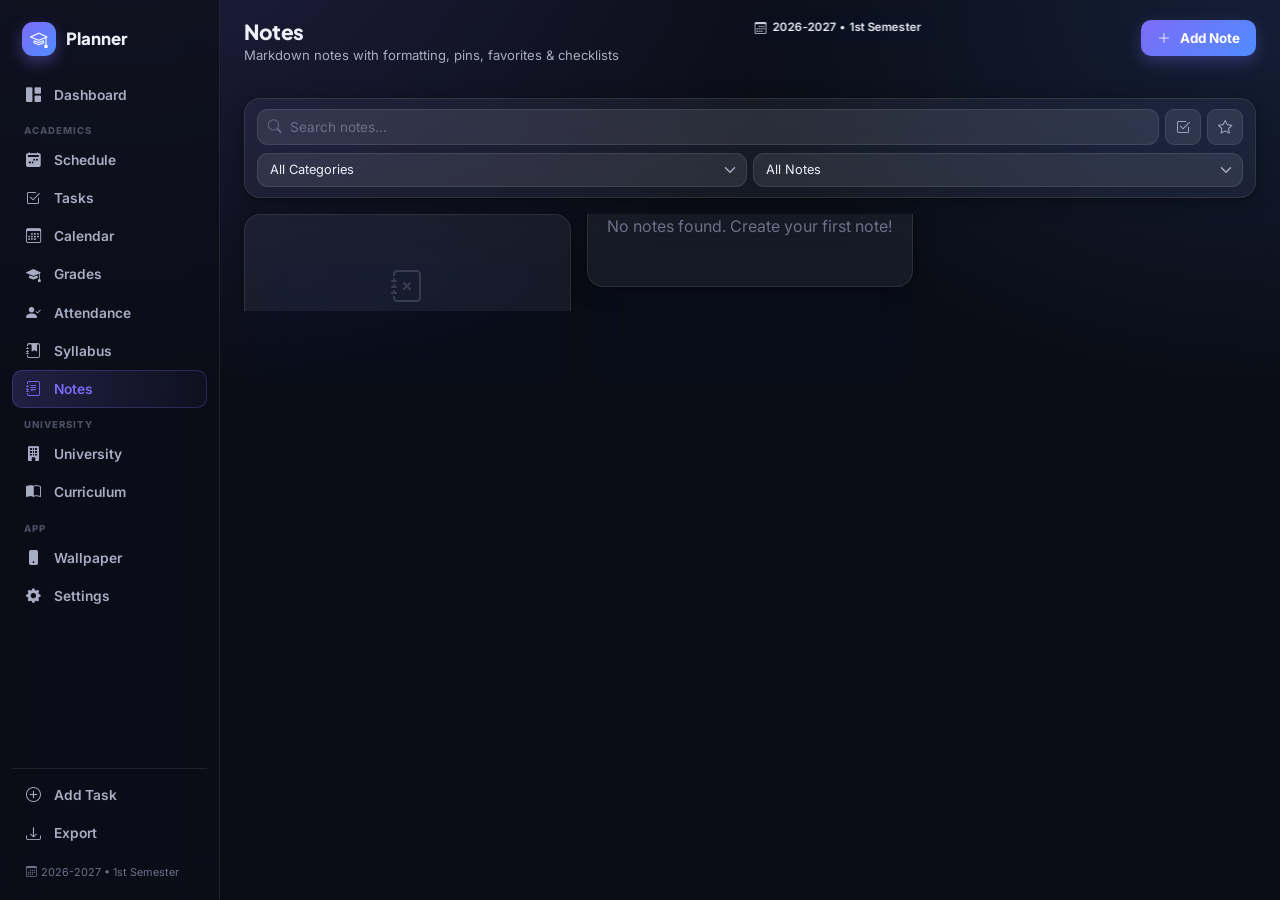
<file: notes.html>
<!DOCTYPE html>
<html lang="en" data-theme="dark" data-accent="violet">
<head>
<meta charset="UTF-8">
<meta name="viewport" content="width=device-width, initial-scale=1, viewport-fit=cover">
<title>Notes · Student Planner</title>
<meta name="theme-color" content="#0a0d16">
<link rel="manifest" href="manifest.json">
<link rel="icon" href="icons/icon-192.png">
<link href="https://cdn.jsdelivr.net/npm/bootstrap@5.3.3/dist/css/bootstrap.min.css" rel="stylesheet">
<link href="https://cdn.jsdelivr.net/npm/bootstrap-icons@1.11.3/font/bootstrap-icons.css" rel="stylesheet">
<link href="css/style.css" rel="stylesheet">
</head>
<body>
<div class="app-shell">
  <nav class="sidebar" id="sidebar"></nav>
  <main class="main-content">
    <div class="mobile-topbar"><div class="brand mb-0 p-0"><span class="dot"><i class="bi bi-mortarboard"></i></span> Planner</div></div>

    <!-- NOTES PAGE HEADER -->
    <div class="nt-header fade-in">
      <div class="nt-header-text">
        <h1 class="page-title">Notes</h1>
        <p class="page-sub">Markdown notes with formatting, pins, favorites &amp; checklists</p>
      </div>
      <button class="btn btn-accent nt-add-btn" onclick="openNoteModal()" aria-label="Add new note"><i class="bi bi-plus-lg me-1"></i>Add Note</button>
    </div>

    <!-- NOTES CONTROLS -->
    <div class="nt-controls glass card-pad mb-3 fade-in">
      <!-- Row 1: search · select · fav -->
      <div class="nt-controls-row">
        <div class="nt-search-wrap">
          <i class="bi bi-search nt-search-icon" aria-hidden="true"></i>
          <input class="form-control nt-search-input" id="noteSearch" placeholder="Search notes…" autocomplete="off" aria-label="Search notes">
        </div>
        <button class="nt-icon-btn nt-select-icon-btn" id="ntSelectBtn" onclick="toggleSelectMode()" title="Select notes" aria-label="Select notes">
          <i class="bi bi-check2-square"></i>
        </button>
        <button class="nt-icon-btn" id="favFilterBtn" onclick="toggleFavFilter()" title="Favorites only" aria-label="Filter favorites">
          <i class="bi bi-star"></i>
        </button>
      </div>
      <!-- Row 2: filters + select-all (only in select mode) -->
      <div class="nt-controls-row2">
        <div class="nt-filters-row">
          <select class="form-select nt-filter-sel" id="noteCatFilter" aria-label="Filter by category">
            <option value="">All Categories</option>
            <option>Homework</option>
            <option>Lecture</option>
            <option>Project</option>
            <option>Personal</option>
            <option>Organization</option>
            <option>Ideas</option>
          </select>
          <select class="form-select nt-filter-sel" id="noteLinkFilterSel" aria-label="Filter by link type">
            <option value="all">All Notes</option>
            <option value="subject">By Subject</option>
            <option value="task">By Task</option>
            <option value="unlinked">Unlinked</option>
          </select>
          <select class="form-select nt-filter-sel" id="noteSubFilterSel" style="display:none" aria-label="Filter by subject"><option value="">All Subjects</option></select>
          <select class="form-select nt-filter-sel" id="noteTaskFilterSel" style="display:none" aria-label="Filter by task"><option value="">All Tasks</option></select>
        </div>
        <button class="nt-icon-btn nt-select-all-btn" id="ntSelectAllBtn" style="display:none" aria-label="Select all notes" title="Select all">
          <i class="bi bi-check2-square"></i><span>All</span>
        </button>
      </div>
    </div>

    <!-- Hidden wrappers kept for JS compatibility -->
    <div id="noteSubFilterWrap" style="display:none"></div>
    <div id="noteTaskFilterWrap" style="display:none"></div>

    <div id="notesGrid" class="nt-masonry-grid stagger"></div>
  </main>
</div>
<nav class="mobile-nav" id="mobileNav"></nav>

<!-- ADD/EDIT NOTE MODAL -->
<div class="modal fade" id="noteModal" tabindex="-1" aria-modal="true" role="dialog">
  <div class="modal-dialog modal-dialog-centered modal-lg modal-dialog-scrollable">
    <div class="modal-content">
      <div class="modal-header"><h5 class="modal-title" id="noteModalTitle">New Note</h5><button class="btn-close" aria-label="Close" data-bs-dismiss="modal"></button></div>
      <div class="modal-body" id="noteModalBody"></div>
    </div>
  </div>
</div>

<script src="https://cdn.jsdelivr.net/npm/bootstrap@5.3.3/dist/js/bootstrap.bundle.min.js"></script>
<script src="js/storage.js"></script>
<script src="js/app.js"></script>
<script src="js/notes.js"></script>
<script>
  renderShell('notes');
  applyTheme();
  initNotes();
</script>
</body>
</html>
</file>
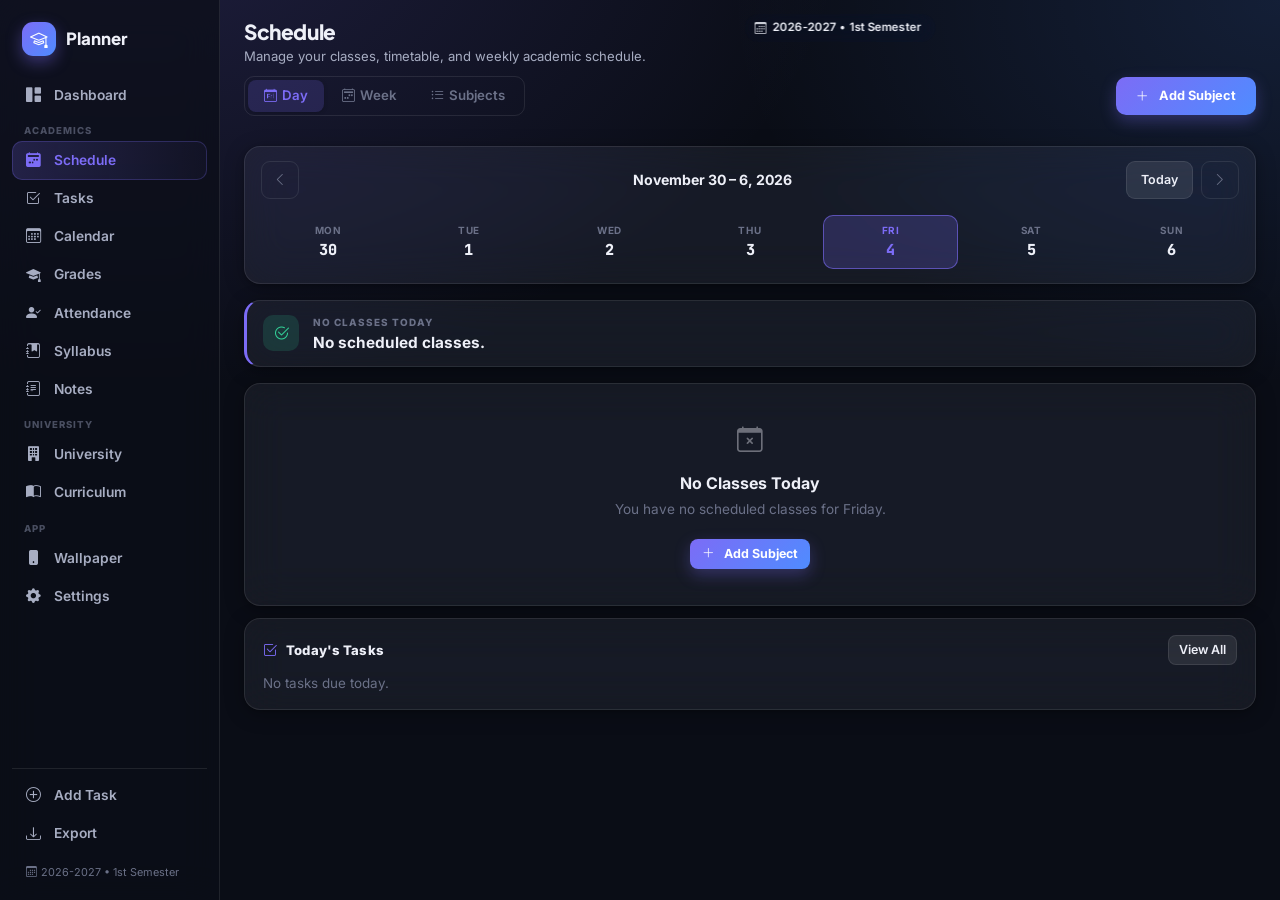
<file: schedule.html>
<!DOCTYPE html>
<html lang="en" data-theme="dark" data-accent="violet">
<head>
<meta charset="UTF-8">
<meta name="viewport" content="width=device-width, initial-scale=1, viewport-fit=cover">
<title>Schedule · Student Planner</title>
<meta name="theme-color" content="#0a0d16">
<link rel="manifest" href="manifest.json">
<link rel="icon" href="icons/icon-192.png">
<link href="https://cdn.jsdelivr.net/npm/bootstrap@5.3.3/dist/css/bootstrap.min.css" rel="stylesheet">
<link href="https://cdn.jsdelivr.net/npm/bootstrap-icons@1.11.3/font/bootstrap-icons.css" rel="stylesheet">
<link href="css/style.css" rel="stylesheet">
</head>
<body>
<div class="app-shell">
  <nav class="sidebar" id="sidebar"></nav>
  <main class="main-content">
    <div class="mobile-topbar">
      <div class="brand mb-0 p-0"><span class="dot"><i class="bi bi-mortarboard" aria-hidden="true"></i></span> Planner</div>
    </div>

    <!-- Page header -->
    <div class="topbar sch-topbar">
      <div class="sch-topbar-left">
        <h1 class="page-title">Schedule</h1>
        <p class="page-sub">Manage your classes, timetable, and weekly academic schedule.</p>
      </div>
      <!-- Controls row: view switcher left, add button right -->
      <div class="sch-topbar-controls">
        <div class="sch-view-control" role="group" aria-label="Schedule view">
          <button class="sch-toggle-btn" data-view="day" onclick="setSchedView('day')" aria-pressed="false" title="Day view" aria-label="Day view">
            <i class="bi bi-calendar-day" aria-hidden="true"></i><span class="sch-toggle-label">Day</span>
          </button>
          <button class="sch-toggle-btn" data-view="timetable" onclick="setSchedView('timetable')" aria-pressed="false" title="Week view" aria-label="Week timetable">
            <i class="bi bi-calendar2-week" aria-hidden="true"></i><span class="sch-toggle-label">Week</span>
          </button>
          <button class="sch-toggle-btn" data-view="list" onclick="setSchedView('list')" aria-pressed="false" title="Subject list" aria-label="Subject list">
            <i class="bi bi-list-ul" aria-hidden="true"></i><span class="sch-toggle-label">Subjects</span>
          </button>
        </div>
        <button class="btn btn-accent btn-sm sch-add-btn" onclick="openSubjectModal()" aria-label="Add new subject">
          <i class="bi bi-plus-lg me-1" aria-hidden="true"></i><span class="sch-add-label">Add Subject</span>
        </button>
      </div>
    </div>

    <!-- Week navigation -->
    <div class="glass card-pad mb-3 fade-in sch-nav-card">
      <div class="d-flex align-items-center justify-content-between gap-2 mb-3">
        <button class="btn-icon sch-nav-btn sch-chevron-btn" onclick="shiftWeek(-1)" title="Previous week" aria-label="Previous week"><i class="bi bi-chevron-left" aria-hidden="true"></i></button>
        <div class="sch-week-label" id="schWeekLabel" aria-live="polite"></div>
        <button class="btn btn-ghost btn-sm sch-today-btn" onclick="goToday()" aria-label="Go to today">Today</button>
        <button class="btn-icon sch-nav-btn sch-chevron-btn" onclick="shiftWeek(1)" title="Next week" aria-label="Next week"><i class="bi bi-chevron-right" aria-hidden="true"></i></button>
      </div>
      <!-- Day selector strip -->
      <div class="sch-day-strip" id="schDayStrip" role="tablist" aria-label="Select day"></div>
    </div>

    <!-- Next class / current class card -->
    <div id="schNextCard" class="mb-3 fade-in" aria-live="polite"></div>

    <!-- Day view -->
    <div id="schDayView" role="region" aria-label="Day schedule"></div>

    <!-- Timetable view -->
    <div id="schTimetableView" class="d-none" role="region" aria-label="Weekly timetable">
      <div class="glass card-pad mb-3 fade-in">
        <div class="d-flex justify-content-between align-items-center mb-3 sch-tt-header-row">
          <div class="section-title mb-0"><i class="bi bi-calendar2-week" aria-hidden="true"></i>Weekly Timetable</div>
          <div class="sch-tt-controls">
            <div class="sch-zoom-controls" aria-label="Timetable zoom">
              <button class="sch-zoom-btn" onclick="ttZoom(-1)" title="Zoom out" aria-label="Zoom out timetable"><i class="bi bi-dash-lg" aria-hidden="true"></i></button>
              <span class="sch-zoom-badge" id="ttZoomBadge" aria-live="polite" aria-label="Zoom level">100%</span>
              <button class="sch-zoom-btn" onclick="ttZoom(1)" title="Zoom in" aria-label="Zoom in timetable"><i class="bi bi-plus-lg" aria-hidden="true"></i></button>
              <div class="sch-zoom-divider" aria-hidden="true"></div>
              <button class="sch-zoom-btn" onclick="exportTimetableImage()" title="Export as image" aria-label="Export timetable as image"><i class="bi bi-image" aria-hidden="true"></i></button>
            </div>
          </div>
        </div>
        <div class="scroll-x grabbable">
          <div id="ttGrid" style="min-width:560px"></div>
        </div>
      </div>
    </div>

    <!-- Subject list view -->
    <div id="schListView" class="d-none" role="region" aria-label="Subject list">
      <div class="glass card-pad mb-3 fade-in">
        <div class="d-flex justify-content-between align-items-center mb-3 flex-wrap gap-2">
          <div class="section-title mb-0"><i class="bi bi-journal-bookmark" aria-hidden="true"></i>All Subjects</div>
          <div class="d-flex gap-2">
            <input class="form-control" id="schSearchInput" placeholder="Search…" style="height:32px;font-size:.8rem;width:150px" oninput="renderListView()" aria-label="Search subjects">
            <button class="btn btn-ghost btn-sm" id="schArchiveBtn" onclick="toggleArchivedView()" aria-label="Toggle archived subjects" aria-pressed="false"><i class="bi bi-archive me-1" aria-hidden="true"></i>Archived</button>
          </div>
        </div>
        <div id="schSubjectList" class="row g-3 stagger" role="list"></div>
      </div>
    </div>

    <!-- Today's tasks panel (day view only) -->
    <div id="schTasksPanel" class="mb-3"></div>

  </main>
</div>
<nav class="mobile-nav" id="mobileNav" aria-label="Mobile navigation"></nav>

<!-- Subject Modal -->
<div class="modal fade" id="subjectModal" tabindex="-1" aria-modal="true" role="dialog" aria-labelledby="subjectModalTitle">
  <div class="modal-dialog modal-dialog-centered modal-lg modal-dialog-scrollable">
    <div class="modal-content">
      <div class="modal-header"><h5 class="modal-title" id="subjectModalTitle">Add Subject</h5><button class="btn-close btn-close-white" aria-label="Close" data-bs-dismiss="modal"></button></div>
      <div class="modal-body" id="subjectModalBody"></div>
    </div>
  </div>
</div>

<!-- Subject Detail Modal -->
<div class="modal fade" id="detailModal" tabindex="-1" aria-modal="true" role="dialog">
  <div class="modal-dialog modal-dialog-centered">
    <div class="modal-content card-pad" id="detailModalBody"></div>
  </div>
</div>

<script src="https://cdn.jsdelivr.net/npm/bootstrap@5.3.3/dist/js/bootstrap.bundle.min.js"></script>
<script src="js/storage.js"></script>
<script src="js/app.js"></script>
<script src="js/schedule.js"></script>
<script>
  renderShell('schedule');
  applyTheme();
  initSchedule();
</script>
</body>
</html>
</file>
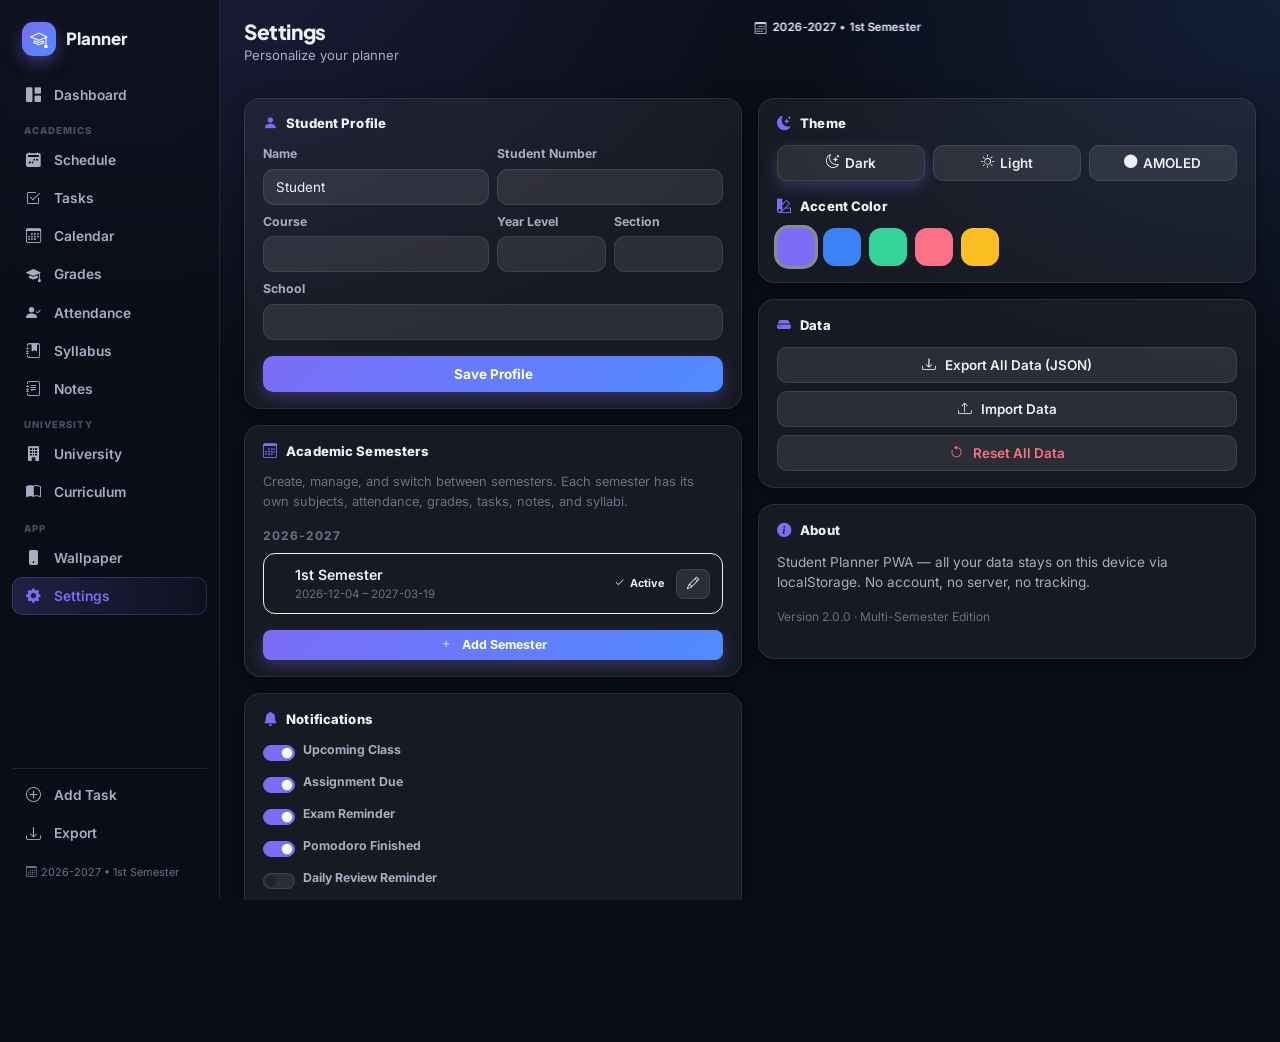
<file: settings.html>
<!DOCTYPE html>
<html lang="en" data-theme="dark" data-accent="violet">
<head>
<meta charset="UTF-8">
<meta name="viewport" content="width=device-width, initial-scale=1, viewport-fit=cover">
<title>Settings · Student Planner</title>
<meta name="theme-color" content="#0a0d16">
<link rel="manifest" href="manifest.json">
<link rel="icon" href="icons/icon-192.png">
<link href="https://cdn.jsdelivr.net/npm/bootstrap@5.3.3/dist/css/bootstrap.min.css" rel="stylesheet">
<link href="https://cdn.jsdelivr.net/npm/bootstrap-icons@1.11.3/font/bootstrap-icons.css" rel="stylesheet">
<link href="css/style.css" rel="stylesheet">
</head>
<body>
<div class="app-shell">
  <nav class="sidebar" id="sidebar"></nav>
  <main class="main-content">
    <div class="mobile-topbar"><div class="brand mb-0 p-0"><span class="dot"><i class="bi bi-mortarboard"></i></span> Planner</div></div>
    <div class="topbar"><div><h1 class="page-title">Settings</h1><p class="page-sub">Personalize your planner</p></div></div>

    <div class="row g-3">
      <div class="col-lg-6">
        <div class="glass card-pad fade-in mb-3">
          <div class="section-title"><i class="bi bi-person-fill"></i>Student Profile</div>
          <div class="row g-2">
            <div class="col-md-6"><label for="sName">Name</label><input class="form-control" id="sName" autocomplete="name"></div>
            <div class="col-md-6"><label for="sNumber">Student Number</label><input class="form-control" id="sNumber" autocomplete="off"></div>
            <div class="col-md-6"><label for="sCourse">Course</label><input class="form-control" id="sCourse" autocomplete="off"></div>
            <div class="col-md-3"><label for="sYear">Year Level</label><input class="form-control" id="sYear" autocomplete="off"></div>
            <div class="col-md-3"><label for="sSection">Section</label><input class="form-control" id="sSection" autocomplete="off"></div>
            <div class="col-12"><label for="sSchool">School</label><input class="form-control" id="sSchool" autocomplete="organization"></div>
          </div>
          <button class="btn btn-accent w-100 mt-3" onclick="saveProfile()">Save Profile</button>
        </div>

        <div class="glass card-pad fade-in mb-3">
          <div class="section-title"><i class="bi bi-calendar3"></i>Academic Semesters</div>
          <p class="text-faint mb-3" style="font-size:.8rem">Create, manage, and switch between semesters. Each semester has its own subjects, attendance, grades, tasks, notes, and syllabi.</p>
          <div id="semesterManager">Loading…</div>
        </div>

        <div class="glass card-pad fade-in">
          <div class="section-title"><i class="bi bi-bell-fill"></i>Notifications</div>
          <div id="notifToggles"></div>
          <button class="btn btn-ghost w-100 mt-2" onclick="requestNotifPermission()"><i class="bi bi-bell me-1"></i>Enable Browser Notifications</button>
        </div>
      </div>

      <div class="col-lg-6">
        <div class="glass card-pad fade-in mb-3">
          <div class="section-title"><i class="bi bi-moon-stars-fill"></i>Theme</div>
          <div class="row row-cols-3 g-2 mb-3">
            <div class="col"><button class="btn-ghost btn w-100" id="theme_dark" onclick="chooseTheme('dark')"><i class="bi bi-moon-stars d-block mb-1"></i>Dark</button></div>
            <div class="col"><button class="btn-ghost btn w-100" id="theme_light" onclick="chooseTheme('light')"><i class="bi bi-sun d-block mb-1"></i>Light</button></div>
            <div class="col"><button class="btn-ghost btn w-100" id="theme_amoled" onclick="chooseTheme('amoled')"><i class="bi bi-circle-fill d-block mb-1"></i>AMOLED</button></div>
          </div>
          <div class="section-title"><i class="bi bi-palette2"></i>Accent Color</div>
          <div class="d-flex gap-2" id="accentPicker"></div>
        </div>

        <div class="glass card-pad fade-in mb-3" id="data">
          <div class="section-title"><i class="bi bi-hdd-fill"></i>Data</div>
          <div class="d-flex flex-column gap-2">
            <button class="btn btn-ghost" onclick="exportData()"><i class="bi bi-download me-1"></i>Export All Data (JSON)</button>
            <label class="btn btn-ghost mb-0">
              <i class="bi bi-upload me-1"></i>Import Data
              <input type="file" accept=".json" id="importFile" hidden onchange="importData(event.target.files[0])">
            </label>
            <button class="btn btn-ghost btn-danger-ghost" onclick="confirmReset()"><i class="bi bi-arrow-counterclockwise me-1"></i>Reset All Data</button>
          </div>
        </div>

        <div class="glass card-pad fade-in">
          <div class="section-title"><i class="bi bi-info-circle-fill"></i>About</div>
          <p class="text-soft" style="font-size:.85rem">Student Planner PWA — all your data stays on this device via localStorage. No account, no server, no tracking.</p>
          <p class="text-faint" style="font-size:.75rem">Version 2.0.0 · Multi-Semester Edition</p>
        </div>
      </div>
    </div>
  </main>
</div>
<nav class="mobile-nav" id="mobileNav"></nav>

<!-- Semester Modal -->
<div class="modal fade" id="semModal" tabindex="-1" aria-modal="true" role="dialog" aria-labelledby="semModalTitle">
  <div class="modal-dialog modal-dialog-centered">
    <div class="modal-content glass" style="border:1px solid var(--border)">
      <div class="modal-body p-4">
        <div class="d-flex align-items-center justify-content-between mb-3">
          <h5 class="mb-0 fw-bold" id="semModalTitle">Add Semester</h5>
          <button class="btn-close btn-close-white" data-bs-dismiss="modal" aria-label="Close"></button>
        </div>
        <div id="semModalBody"></div>
      </div>
    </div>
  </div>
</div>


<script src="https://cdn.jsdelivr.net/npm/bootstrap@5.3.3/dist/js/bootstrap.bundle.min.js"></script>
<script src="js/storage.js"></script>
<script src="js/app.js"></script>
<script src="js/settings.js"></script>
<script>
  renderShell('settings');
  applyTheme();
  initSettings();
</script>
</body>
</html>
</file>
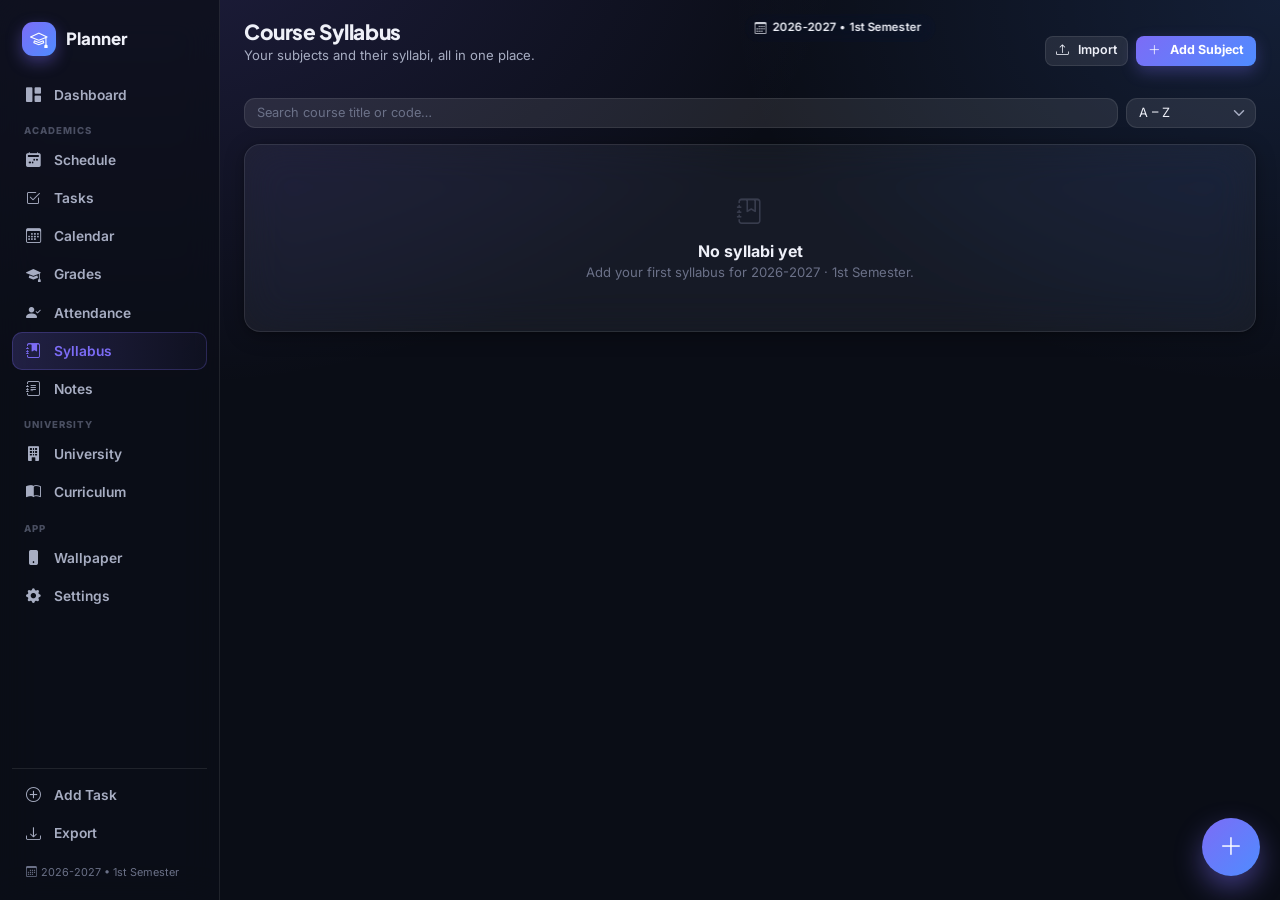
<file: syllabus-view.html>
<!DOCTYPE html>
<html lang="en" data-theme="dark" data-accent="violet">
<head>
<meta charset="UTF-8">
<meta name="viewport" content="width=device-width, initial-scale=1, viewport-fit=cover">
<title>Syllabus · Student Planner</title>
<meta name="theme-color" content="#0a0d16">
<link rel="manifest" href="manifest.json">
<link rel="icon" href="icons/icon-192.png">
<link href="https://cdn.jsdelivr.net/npm/bootstrap@5.3.3/dist/css/bootstrap.min.css" rel="stylesheet">
<link href="https://cdn.jsdelivr.net/npm/bootstrap-icons@1.11.3/font/bootstrap-icons.css" rel="stylesheet">
<link href="css/style.css" rel="stylesheet">
</head>
<body>
<div class="app-shell">
  <nav class="sidebar" id="sidebar"></nav>
  <main class="main-content">
    <div class="mobile-topbar">
      <div class="brand mb-0 p-0"><span class="dot"><i class="bi bi-mortarboard"></i></span> Planner</div>
    </div>

    <div class="mb-3 d-flex align-items-center justify-content-between gap-2">
      <a href="syllabus.html" class="btn btn-ghost btn-sm"><i class="bi bi-arrow-left me-1"></i>All Subjects</a>
      <div class="d-flex gap-2" id="svTopActions"></div>
    </div>

    <!-- Course Info Card -->
    <div id="svInfoCard" class="mb-2"></div>

    <!-- Description (collapsible) -->
    <div id="svDescCard" class="mb-2"></div>

    <!-- Course Outcomes -->
    <div id="svOutcomesCard" class="mb-2"></div>

    <!-- Course Outline -->
    <div class="glass card-pad mb-2 fade-in" id="svOutlineCard">
      <div class="d-flex justify-content-between align-items-center mb-2 flex-wrap gap-2">
        <div class="sv-section-title"><i class="bi bi-map"></i>Course Outline</div>
        <div class="d-flex gap-2 align-items-center">
          <input class="form-control" id="weekSearch" placeholder="Search weeks…"
            style="height:28px;font-size:.75rem;width:150px" oninput="renderWeeksAccordion()">
          <button class="btn btn-accent btn-sm sv-btn" onclick="openWeekModal(currentCourseId())">
            <i class="bi bi-plus-lg me-1"></i>Add Week
          </button>
        </div>
      </div>
      <div id="weeksAccordion" class="syl-week-list"></div>
    </div>

    <!-- Grading -->
    <div id="svGradingCard" class="mb-2"></div>

    <!-- Requirements -->
    <div id="svReqCard" class="mb-2"></div>

    <!-- Policies -->
    <div id="svPoliciesCard" class="mb-2"></div>

    <!-- References -->
    <div id="svRefsCard" class="mb-2"></div>

  </main>
</div>
<nav class="mobile-nav" id="mobileNav"></nav>

<button class="fab-btn" id="addWeekFab" onclick="openWeekModal(currentCourseId())" title="Add Week">
  <i class="bi bi-plus-lg"></i>
</button>

<!-- Edit Subject Modal -->
<div class="modal fade" id="courseModal" tabindex="-1" aria-modal="true" role="dialog">
  <div class="modal-dialog modal-dialog-centered modal-lg modal-dialog-scrollable">
    <div class="modal-content">
      <div class="modal-body card-pad" id="courseModalBody"></div>
    </div>
  </div>
</div>

<!-- Add/Edit Week Modal -->
<div class="modal fade" id="weekModal" tabindex="-1" aria-modal="true" role="dialog" data-bs-backdrop="static">
  <div class="modal-dialog modal-dialog-centered modal-lg modal-dialog-scrollable">
    <div class="modal-content">
      <div class="modal-body card-pad" id="weekModalBody"></div>
    </div>
  </div>
</div>

<script src="https://cdn.jsdelivr.net/npm/bootstrap@5.3.3/dist/js/bootstrap.bundle.min.js"></script>
<script src="js/storage.js"></script>
<script src="js/app.js"></script>
<script src="js/syllabus.js"></script>
<script>
  renderShell('syllabus');
  applyTheme();
  initSyllabusView();
</script>
</body>
</html>
</file>
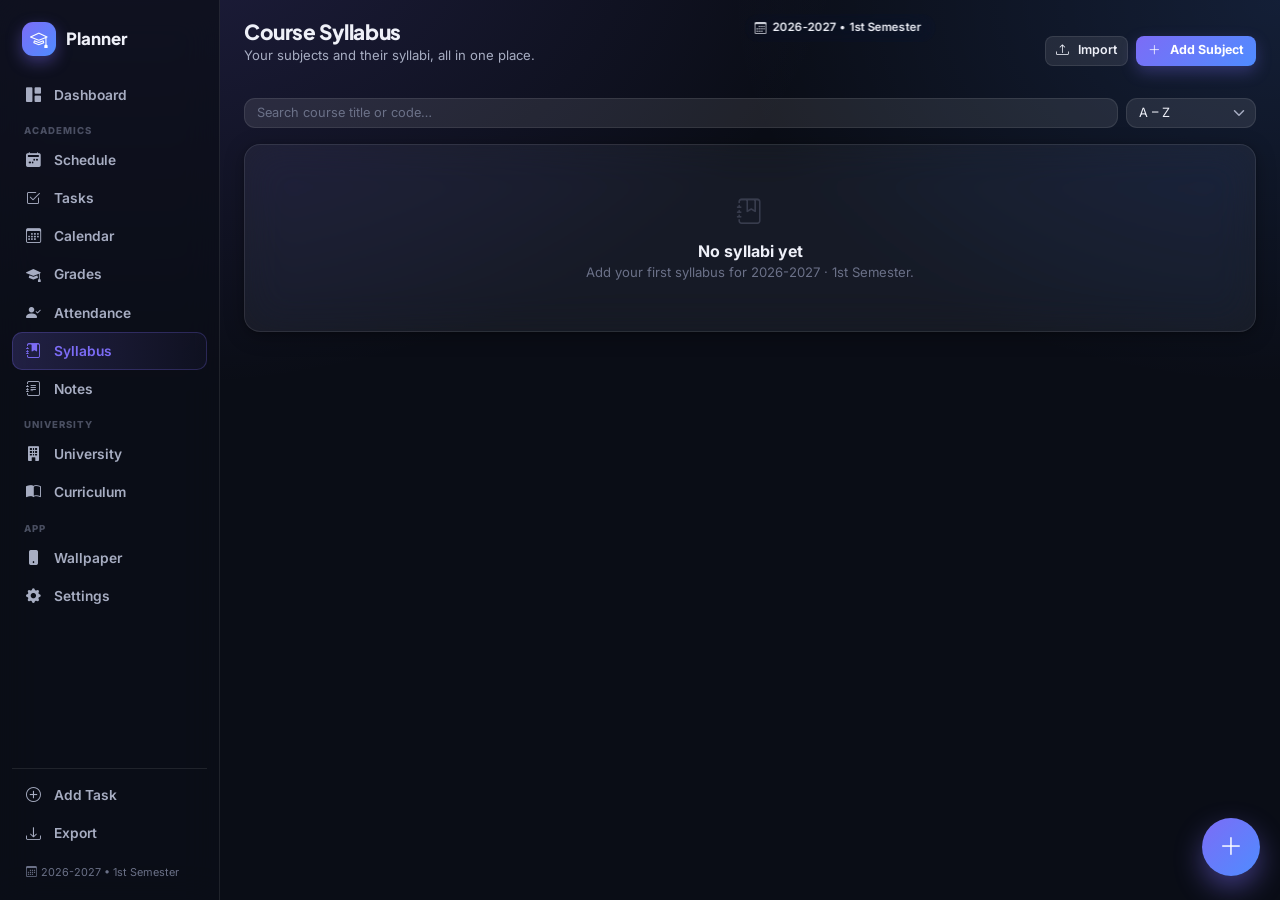
<file: syllabus.html>
<!DOCTYPE html>
<html lang="en" data-theme="dark" data-accent="violet">
<head>
<meta charset="UTF-8">
<meta name="viewport" content="width=device-width, initial-scale=1, viewport-fit=cover">
<title>Syllabus · Student Planner</title>
<meta name="theme-color" content="#0a0d16">
<link rel="manifest" href="manifest.json">
<link rel="icon" href="icons/icon-192.png">
<link href="https://cdn.jsdelivr.net/npm/bootstrap@5.3.3/dist/css/bootstrap.min.css" rel="stylesheet">
<link href="https://cdn.jsdelivr.net/npm/bootstrap-icons@1.11.3/font/bootstrap-icons.css" rel="stylesheet">
<link href="css/style.css" rel="stylesheet">
</head>
<body>
<div class="app-shell">
  <nav class="sidebar" id="sidebar"></nav>
  <main class="main-content">
    <div class="mobile-topbar">
      <div class="brand mb-0 p-0"><span class="dot"><i class="bi bi-mortarboard"></i></span> Planner</div>
    </div>

    <div class="topbar">
      <div>
        <h1 class="page-title">Course Syllabus</h1>
        <p class="page-sub">Your subjects and their syllabi, all in one place.</p>
      </div>
      <div class="d-flex gap-2 align-items-center flex-wrap">
        <button class="btn btn-ghost btn-sm" onclick="document.getElementById('syllabusImportFile').click()"><i class="bi bi-upload me-1"></i>Import</button>
        <button class="btn btn-accent btn-sm" onclick="openCourseModal()"><i class="bi bi-plus-lg me-1"></i>Add Subject</button>
      </div>
    </div>

    <input type="file" accept="application/json" id="syllabusImportFile" hidden onchange="handleSyllabusImportFile(this)">

    <!-- Search + Sort bar -->
    <div class="d-flex gap-2 mb-3 align-items-center">
      <input class="form-control" id="syllabusSearch" placeholder="Search course title or code…"
        oninput="renderSyllabusGrid()" style="height:30px;font-size:.8rem;flex:1;min-width:0">
      <select class="form-select" id="syllabusSort" onchange="renderSyllabusGrid()"
        style="height:30px;font-size:.8rem;width:130px;flex-shrink:0">
        <option value="az">A – Z</option>
        <option value="recent">Recently Added</option>
        <option value="updated">Recently Updated</option>
      </select>
    </div>

    <!-- Card grid -->
    <div id="syllabusGrid" class="syl-list-grid stagger"></div>

  </main>
</div>
<nav class="mobile-nav" id="mobileNav"></nav>

<button class="fab-btn" onclick="openCourseModal()" title="Add Subject"><i class="bi bi-plus-lg"></i></button>

<!-- Add/Edit Subject Modal -->
<div class="modal fade" id="courseModal" tabindex="-1" aria-modal="true" role="dialog">
  <div class="modal-dialog modal-dialog-centered modal-lg modal-dialog-scrollable">
    <div class="modal-content">
      <div class="modal-body card-pad" id="courseModalBody"></div>
    </div>
  </div>
</div>

<!-- Import Preview Modal -->
<div class="modal fade" id="syllabusImportModal" tabindex="-1" aria-modal="true" role="dialog">
  <div class="modal-dialog modal-dialog-centered">
    <div class="modal-content">
      <div class="modal-body card-pad" id="syllabusImportModalBody"></div>
    </div>
  </div>
</div>

<script src="https://cdn.jsdelivr.net/npm/bootstrap@5.3.3/dist/js/bootstrap.bundle.min.js"></script>
<script src="js/storage.js"></script>
<script src="js/app.js"></script>
<script src="js/syllabus.js"></script>
<script>
  renderShell('syllabus');
  applyTheme();
  initSyllabusList();
</script>
</body>
</html>
</file>
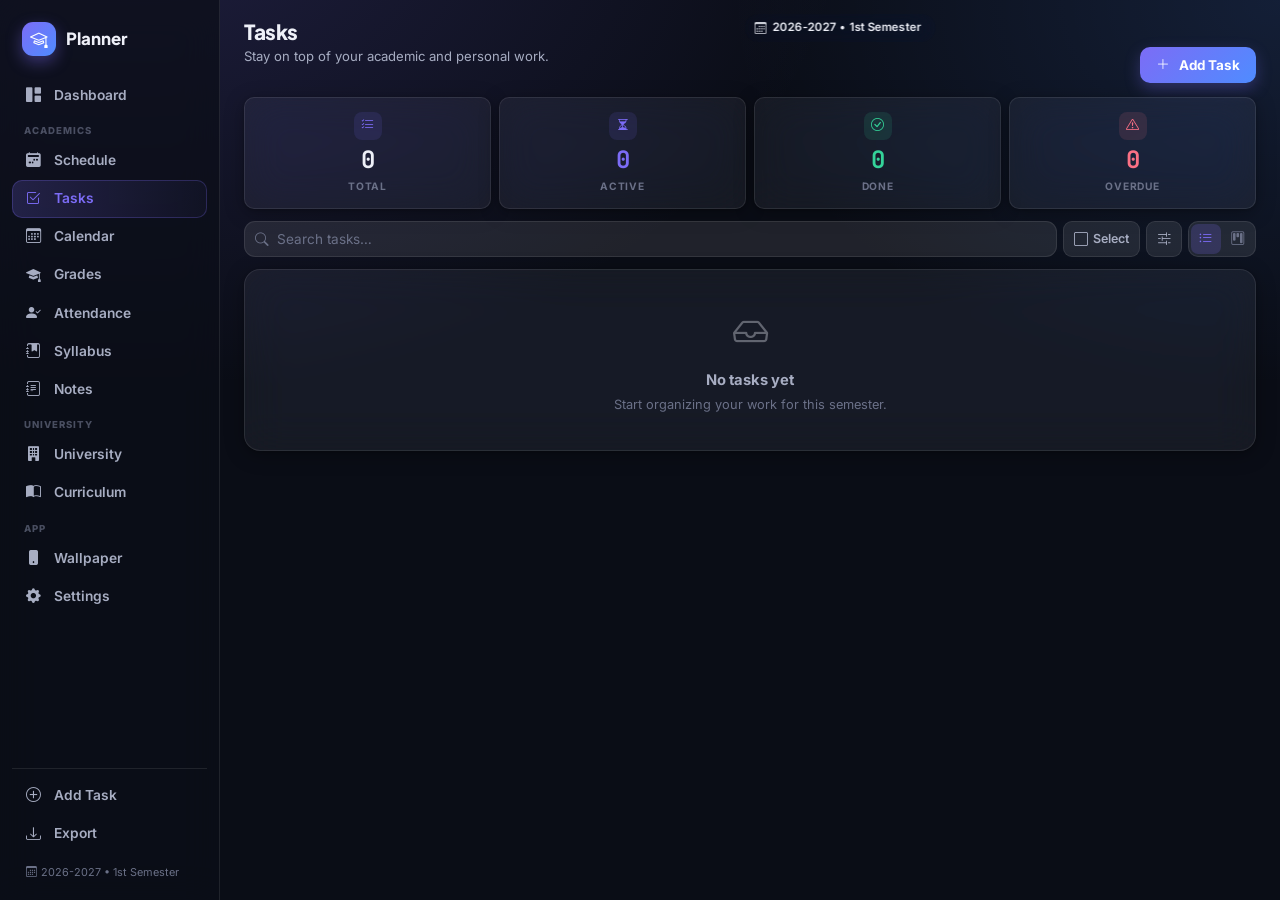
<file: tasks.html>
<!DOCTYPE html>
<html lang="en" data-theme="dark" data-accent="violet">
<head>
<meta charset="UTF-8">
<meta name="viewport" content="width=device-width, initial-scale=1, viewport-fit=cover">
<title>Tasks · Student Planner</title>
<meta name="theme-color" content="#0a0d16">
<link rel="manifest" href="manifest.json">
<link rel="icon" href="icons/icon-192.png">
<link href="https://cdn.jsdelivr.net/npm/bootstrap@5.3.3/dist/css/bootstrap.min.css" rel="stylesheet">
<link href="https://cdn.jsdelivr.net/npm/bootstrap-icons@1.11.3/font/bootstrap-icons.css" rel="stylesheet">
<link href="css/style.css" rel="stylesheet">
</head>
<body>
<div class="app-shell">
  <nav class="sidebar" id="sidebar"></nav>
  <main class="main-content">
    <div class="mobile-topbar"><div class="brand mb-0 p-0"><span class="dot"><i class="bi bi-mortarboard"></i></span> Planner</div></div>

    <!-- PAGE HEADER -->
    <div class="tk-header fade-in">
      <div class="tk-header-text">
        <h1 class="page-title">Tasks</h1>
        <p class="page-sub">Stay on top of your academic and personal work.</p>
      </div>
      <button class="btn btn-accent" onclick="openTaskModal()" aria-label="Add new task"><i class="bi bi-plus-lg me-1"></i>Add Task</button>
    </div>

    <!-- STATS ROW -->
    <div class="tk-stats-row fade-in" id="tkStatsRow">
      <div class="tk-stat-card glass">
        <div class="tk-stat-icon tk-stat-icon-total"><i class="bi bi-list-check"></i></div>
        <div class="tk-stat-num" id="statTotal">0</div>
        <div class="tk-stat-lbl">Total</div>
      </div>
      <div class="tk-stat-card glass">
        <div class="tk-stat-icon tk-stat-icon-active"><i class="bi bi-hourglass-split"></i></div>
        <div class="tk-stat-num tk-stat-active" id="statActive">0</div>
        <div class="tk-stat-lbl">Active</div>
      </div>
      <div class="tk-stat-card glass">
        <div class="tk-stat-icon tk-stat-icon-done"><i class="bi bi-check-circle"></i></div>
        <div class="tk-stat-num tk-stat-done" id="statDone">0</div>
        <div class="tk-stat-lbl">Done</div>
      </div>
      <div class="tk-stat-card glass">
        <div class="tk-stat-icon tk-stat-icon-overdue"><i class="bi bi-exclamation-triangle"></i></div>
        <div class="tk-stat-num tk-stat-overdue" id="statOverdue">0</div>
        <div class="tk-stat-lbl">Overdue</div>
      </div>
    </div>

    <!-- CONTROLS -->
    <div class="tk-controls fade-in">
      <div class="tk-search-wrap">
        <i class="bi bi-search tk-search-icon" aria-hidden="true"></i>
        <input class="form-control tk-search-input" id="tkSearch" placeholder="Search tasks…" autocomplete="off" aria-label="Search tasks">
      </div>
      <button class="tk-icon-btn tk-select-all-btn" id="selectAllBtn" title="Select all tasks" aria-label="Select all tasks">
        <i class="bi bi-square"></i><span>Select</span>
      </button>
      <button class="tk-icon-btn tk-filter-btn" id="filterSortBtn" title="Filter and sort tasks" aria-label="Filter and sort tasks" aria-haspopup="dialog">
        <i class="bi bi-sliders2"></i>
        <span class="tk-filter-badge" id="filterBadge" style="display:none"></span>
      </button>
      <div class="tk-view-toggle" role="group" aria-label="View mode">
        <button class="tk-view-btn active" id="tkViewList" title="List view" aria-label="List view" aria-pressed="true"><i class="bi bi-list-ul"></i></button>
        <button class="tk-view-btn" id="tkViewBoard" title="Board view" aria-label="Board view" aria-pressed="false"><i class="bi bi-kanban"></i></button>
      </div>
    </div>

    <!-- TASK GROUPS -->
    <div id="tkGroups"></div>

  </main>
</div>
<nav class="mobile-nav" id="mobileNav"></nav>

<!-- ADD/EDIT TASK MODAL -->
<div class="modal fade" id="taskModal" tabindex="-1" aria-modal="true" role="dialog">
  <div class="modal-dialog modal-dialog-centered modal-lg modal-dialog-scrollable">
    <div class="modal-content">
      <div class="modal-header">
        <h5 class="modal-title" id="taskModalTitle">Add Task</h5>
        <button class="btn-close" aria-label="Close" data-bs-dismiss="modal"></button>
      </div>
      <div class="modal-body" id="taskModalBody"></div>
    </div>
  </div>
</div>

<script src="https://cdn.jsdelivr.net/npm/bootstrap@5.3.3/dist/js/bootstrap.bundle.min.js"></script>
<script src="js/storage.js"></script>
<script src="js/app.js"></script>
<script src="js/tasks.js"></script>
<script>
  renderShell('tasks');
  applyTheme();
  initTasks();
</script>
</body>
</html>
</file>
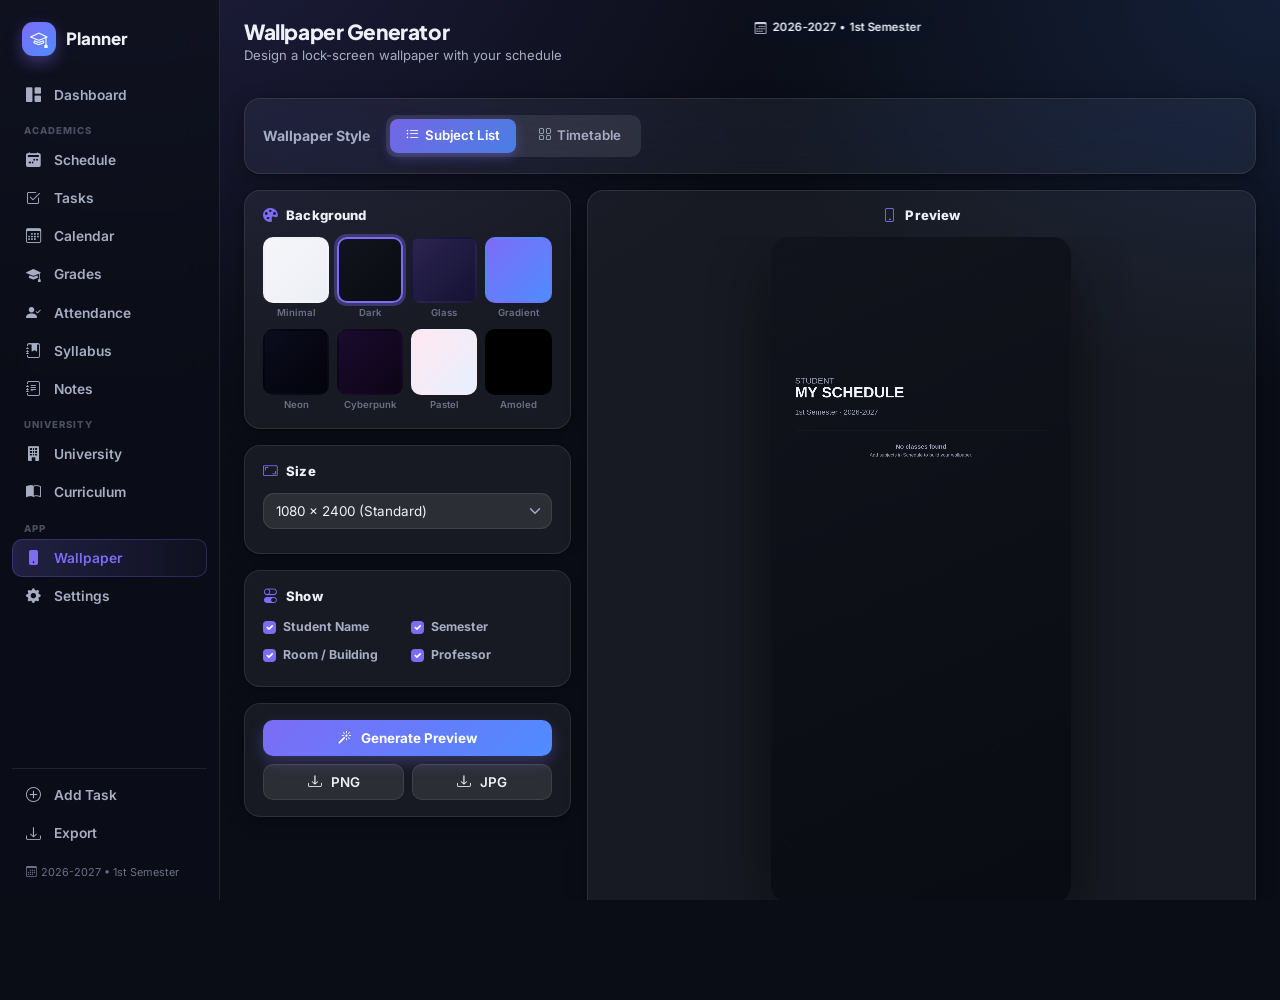
<file: wallpaper.html>
<!DOCTYPE html>
<html lang="en" data-theme="dark" data-accent="violet">
<head>
<meta charset="UTF-8">
<meta name="viewport" content="width=device-width, initial-scale=1, viewport-fit=cover">
<title>Wallpaper Generator · Student Planner</title>
<meta name="theme-color" content="#0a0d16">
<link rel="manifest" href="manifest.json">
<link rel="icon" href="icons/icon-192.png">
<link href="https://cdn.jsdelivr.net/npm/bootstrap@5.3.3/dist/css/bootstrap.min.css" rel="stylesheet">
<link href="https://cdn.jsdelivr.net/npm/bootstrap-icons@1.11.3/font/bootstrap-icons.css" rel="stylesheet">
<link href="css/style.css" rel="stylesheet">
</head>
<body>
<div class="app-shell">
  <nav class="sidebar" id="sidebar"></nav>
  <main class="main-content">
    <div class="mobile-topbar"><div class="brand mb-0 p-0"><span class="dot"><i class="bi bi-mortarboard"></i></span> Planner</div></div>
    <div class="topbar">
      <div><h1 class="page-title">Wallpaper Generator</h1><p class="page-sub">Design a lock-screen wallpaper with your schedule</p></div>
    </div>

    <!-- Mode Selector -->
    <div class="wp-mode-bar glass card-pad fade-in mb-3">
      <span class="wp-mode-label">Wallpaper Style</span>
      <div class="wp-mode-tabs" role="tablist" aria-label="Wallpaper style">
        <button class="wp-mode-tab active" id="modeTabList" role="tab" aria-selected="true"
                onclick="setWpMode('list')">
          <i class="bi bi-list-ul" aria-hidden="true"></i> Subject List
        </button>
        <button class="wp-mode-tab" id="modeTabTimetable" role="tab" aria-selected="false"
                onclick="setWpMode('timetable')">
          <i class="bi bi-grid" aria-hidden="true"></i> Timetable
        </button>
      </div>
    </div>

    <div class="row g-3">
      <!-- Left Controls -->
      <div class="col-lg-4">

        <!-- Theme -->
        <div class="glass card-pad fade-in mb-3">
          <div class="section-title"><i class="bi bi-palette-fill" aria-hidden="true"></i>Background</div>
          <div class="row row-cols-4 g-2" id="themePicker" role="radiogroup" aria-label="Wallpaper background theme"></div>
        </div>

        <!-- Size -->
        <div class="glass card-pad fade-in mb-3">
          <div class="section-title"><i class="bi bi-aspect-ratio" aria-hidden="true"></i>Size</div>
          <select class="form-select mb-2" id="wpSize" aria-label="Wallpaper size" onchange="onSizeChange()">
            <option value="1080x2400">1080 × 2400 (Standard)</option>
            <option value="1440x3200">1440 × 3200 (QHD)</option>
            <option value="custom">Custom…</option>
          </select>
          <div class="row g-2 d-none" id="customSizeRow">
            <div class="col-6"><input type="number" class="form-control" id="wpW" placeholder="Width" value="1080" aria-label="Custom width" onchange="generateWallpaper()"></div>
            <div class="col-6"><input type="number" class="form-control" id="wpH" placeholder="Height" value="2400" aria-label="Custom height" onchange="generateWallpaper()"></div>
          </div>
        </div>

        <!-- Show/Hide Options -->
        <div class="glass card-pad fade-in mb-3">
          <div class="section-title"><i class="bi bi-toggles" aria-hidden="true"></i>Show</div>
          <div id="wpToggles" class="wp-toggles-grid"></div>
        </div>

        <!-- Actions -->
        <div class="glass card-pad fade-in">
          <button class="btn btn-accent w-100 mb-2" onclick="generateWallpaper()" aria-label="Generate wallpaper preview">
            <i class="bi bi-magic me-1" aria-hidden="true"></i>Generate Preview
          </button>
          <div class="d-flex gap-2">
            <button class="btn btn-ghost flex-grow-1" onclick="downloadWallpaper('png')" aria-label="Download wallpaper as PNG">
              <i class="bi bi-download me-1" aria-hidden="true"></i>PNG
            </button>
            <button class="btn btn-ghost flex-grow-1" onclick="downloadWallpaper('jpeg')" aria-label="Download wallpaper as JPG">
              <i class="bi bi-download me-1" aria-hidden="true"></i>JPG
            </button>
          </div>
        </div>
      </div>

      <!-- Right Preview -->
      <div class="col-lg-8">
        <div class="glass card-pad fade-in">
          <div class="section-title justify-content-center"><i class="bi bi-phone" aria-hidden="true"></i>Preview</div>
          <div class="wp-preview-shell">
            <canvas id="wpCanvas" role="img" aria-label="Wallpaper preview"></canvas>
          </div>
        </div>
      </div>
    </div>
  </main>
</div>
<nav class="mobile-nav" id="mobileNav"></nav>

<script src="https://cdn.jsdelivr.net/npm/bootstrap@5.3.3/dist/js/bootstrap.bundle.min.js"></script>
<script src="js/storage.js"></script>
<script src="js/app.js"></script>
<script src="js/wallpaper.js"></script>
<script>
  renderShell('wallpaper');
  applyTheme();
  initWallpaper();
</script>
</body>
</html>
</file>
<file: css/style.css>
/* ============================================================
   STUDENT PLANNER — DESIGN SYSTEM
   Typography: Plus Jakarta Sans (display/UI) + Inter (body) + JetBrains Mono (data/time)
   ============================================================ */

@import url('https://fonts.googleapis.com/css2?family=Plus+Jakarta+Sans:wght@400;500;600;700;800&family=Inter:wght@400;500;600&family=JetBrains+Mono:wght@500;600;700&display=swap');

:root{
  --font-display:'Plus Jakarta Sans', system-ui, sans-serif;
  --font-body:'Inter', system-ui, sans-serif;
  --font-mono:'JetBrains Mono', monospace;

  --radius-lg:22px;
  --radius-md:16px;
  --radius-sm:10px;

  --ease:cubic-bezier(.22,.9,.35,1);

  /* accent (overridden by data-accent) */
  --accent:124,108,246;
  --accent-2:79,140,255;
}

/* ---------- THEMES ---------- */
[data-theme="dark"]{
  --bg:#0a0d16;
  --bg-grad: radial-gradient(1200px 800px at 10% -10%, rgba(124,108,246,.18), transparent 60%),
             radial-gradient(1000px 700px at 100% 0%, rgba(79,140,255,.14), transparent 55%),
             #0a0d16;
  --surface: rgba(255,255,255,.055);
  --surface-solid:#12172400;
  --surface-2: rgba(255,255,255,.09);
  --border: rgba(255,255,255,.09);
  --text:#eef0f8;
  --text-soft:#a7adc2;
  --text-faint:#6b7188;
  --shadow: 0 10px 30px rgba(0,0,0,.35);
  --nav-bg: rgba(12,15,24,.72);
}
[data-theme="light"]{
  --bg:#f3f5fb;
  --bg-grad: radial-gradient(1200px 800px at 10% -10%, rgba(124,108,246,.10), transparent 60%),
             radial-gradient(1000px 700px at 100% 0%, rgba(79,140,255,.10), transparent 55%),
             #f3f5fb;
  --surface: rgba(255,255,255,.65);
  --surface-2: rgba(255,255,255,.85);
  --border: rgba(20,25,40,.08);
  --text:#161a26;
  --text-soft:#565d75;
  --text-faint:#8a90a6;
  --shadow: 0 10px 30px rgba(30,40,80,.10);
  --nav-bg: rgba(255,255,255,.75);
}
[data-theme="amoled"]{
  --bg:#000000;
  --bg-grad: radial-gradient(1100px 700px at 10% -10%, rgba(124,108,246,.13), transparent 60%),
             radial-gradient(900px 600px at 100% 0%, rgba(79,140,255,.09), transparent 55%),
             #000000;
  --surface: rgba(255,255,255,.045);
  --surface-2: rgba(255,255,255,.08);
  --border: rgba(255,255,255,.08);
  --text:#f2f3f8;
  --text-soft:#9a9fb5;
  --text-faint:#5c6178;
  --shadow: 0 10px 26px rgba(0,0,0,.6);
  --nav-bg: rgba(0,0,0,.8);
}

/* ---------- ACCENTS ---------- */
[data-accent="violet"]{ --accent:124,108,246; --accent-2:79,140,255; }
[data-accent="blue"]{ --accent:59,130,246; --accent-2:56,189,248; }
[data-accent="emerald"]{ --accent:52,211,153; --accent-2:16,185,129; }
[data-accent="rose"]{ --accent:251,113,133; --accent-2:244,63,94; }
[data-accent="amber"]{ --accent:251,191,36; --accent-2:249,115,22; }

*{ box-sizing:border-box; }
html,body{ height:100%; max-width:100%; overflow-x:hidden; }
body{
  margin:0;
  font-family:var(--font-body);
  background:var(--bg-grad);
  background-attachment:fixed;
  color:var(--text);
  min-height:100vh;
  transition:background .4s var(--ease), color .3s var(--ease);
  -webkit-font-smoothing:antialiased;
}
img, svg, canvas{ max-width:100%; }
h1,h2,h3,h4,h5,.display{ font-family:var(--font-display); letter-spacing:-.01em; }
.mono{ font-family:var(--font-mono); }
a{ color:inherit; }
::selection{ background:rgba(var(--accent),.35); }

/* scrollbar */
::-webkit-scrollbar{ width:9px; height:9px; }
::-webkit-scrollbar-thumb{ background:rgba(var(--accent),.35); border-radius:10px; }
::-webkit-scrollbar-track{ background:transparent; }

/* ---------- LAYOUT ---------- */
.app-shell{ display:flex; min-height:100vh; }

.sidebar{
  width:220px; flex-shrink:0;
  padding:16px 12px;
  border-right:1px solid var(--border);
  background:var(--nav-bg);
  backdrop-filter: blur(18px);
  position:sticky; top:0; height:100vh;
  display:flex; flex-direction:column; gap:4px;
  z-index:40;
}
.brand{
  display:flex; align-items:center; gap:10px;
  font-family:var(--font-display); font-weight:800; font-size:1.05rem;
  padding:6px 10px 16px;
}
.brand .dot{
  width:34px;height:34px;border-radius:11px;
  background:linear-gradient(135deg, rgb(var(--accent)), rgb(var(--accent-2)));
  display:flex;align-items:center;justify-content:center; color:#fff; font-size:1.1rem;
  box-shadow:0 6px 16px rgba(var(--accent),.4);
}
.nav-link{
  display: flex; align-items: center; gap: 10px;
  padding: 8px 12px; border-radius: var(--radius-sm);
  color: var(--text-soft); font-weight: 600; font-size: .86rem;
  text-decoration: none; transition: .2s var(--ease);
}
.nav-link i{
  font-size: .92rem;
  width: 18px;
  text-align: center;
  flex-shrink: 0;
  margin-right: 2px;
}
.nav-link:hover{ background:var(--surface-2); color:var(--text); transform:translateX(2px); }
.nav-link.active{
  background:linear-gradient(90deg, rgba(var(--accent),.22), rgba(var(--accent),.05));
  color:#fff; box-shadow: inset 0 0 0 1px rgba(var(--accent),.35);
}
[data-theme="light"] .nav-link.active{ color:rgb(var(--accent-2)); }
.nav-section-label{ font-size:.68rem; text-transform:uppercase; letter-spacing:.09em; color:var(--text-faint); padding:14px 14px 4px; font-weight:700; }

.main-content{ flex:1; min-width:0; padding:20px 24px 80px; }
.topbar{
  display:flex; align-items:center; justify-content:space-between;
  margin-bottom:16px; gap:12px; flex-wrap:wrap;
}
.page-title{ font-weight:800; font-size:1.3rem; margin:0; }
.page-sub{ color:var(--text-soft); font-size:.82rem; margin-top:1px; }

/* ---------- GLASS CARD ---------- */
.glass{
  background:var(--surface);
  border:1px solid var(--border);
  border-radius:var(--radius-md);
  backdrop-filter: blur(20px) saturate(140%);
  -webkit-backdrop-filter: blur(20px) saturate(140%);
  box-shadow:var(--shadow);
  transition:transform .35s var(--ease), box-shadow .35s var(--ease), border-color .3s;
}
.glass:hover{ }
.glass-tight{ border-radius:var(--radius-md); }
.card-pad{ padding: 16px 18px; }
.card-pad-sm { padding: 11px 14px; }
.hover-lift:hover{ transform:translateY(-3px); box-shadow:0 18px 40px rgba(0,0,0,.28); border-color:rgba(var(--accent),.3); }

.section-title{ font-weight:700; font-size:1rem; margin-bottom:14px; display:flex; align-items:center; gap:8px; }
.section-title i{ color:rgb(var(--accent)); }

/* ---------- BUTTONS ---------- */
/* ── Core buttons ── */
.btn-accent{
  height: 36px;
  display: inline-flex; align-items: center; justify-content: center;
  gap: 6px;
  background: linear-gradient(135deg, rgb(var(--accent)), rgb(var(--accent-2)));
  border: none; color: #fff; font-weight: 700; border-radius: 10px;
  padding: 0 16px; font-size: .84rem;
  box-shadow: 0 6px 16px rgba(var(--accent),.3);
  transition: .22s var(--ease);
  white-space: nowrap;
}
.btn-accent:hover{ transform: translateY(-1px); box-shadow: 0 10px 24px rgba(var(--accent),.42); color: #fff; }
.btn-accent:active{ transform: translateY(0); }
.btn-accent.btn-sm{ height: 30px; padding: 0 12px; font-size: .78rem; border-radius: 8px; }
.btn-accent.btn-lg{ height: 42px; padding: 0 20px; font-size: .9rem; border-radius: 12px; }

.btn-ghost{
  height: 36px;
  display: inline-flex; align-items: center; justify-content: center;
  gap: 6px;
  background: var(--surface-2); border: 1px solid var(--border); color: var(--text);
  border-radius: 10px; font-weight: 600; font-size: .84rem;
  padding: 0 14px; transition: .2s;
  white-space: nowrap;
}
.btn-ghost:hover{ background: rgba(var(--accent),.12); color: rgb(var(--accent)); border-color: rgba(var(--accent),.35); }
.btn-ghost:active{ background: rgba(var(--accent),.18); }
.btn-ghost.btn-sm{ height: 30px; padding: 0 10px; font-size: .78rem; border-radius: 8px; }
.btn-ghost.btn-lg{ height: 42px; padding: 0 18px; font-size: .9rem; border-radius: 12px; }

.btn-icon{
  width: 36px; height: 36px; border-radius: 10px;
  display: inline-flex; align-items: center; justify-content: center; flex-shrink: 0;
  background: var(--surface-2); border: 1px solid var(--border);
  color: var(--text-soft); font-size: .9rem; transition: .18s;
}
.btn-icon:hover{ color: rgb(var(--accent)); border-color: rgba(var(--accent),.4); background: rgba(var(--accent),.07); }
.btn-icon:active{ background: rgba(var(--accent),.14); }
.btn-icon:disabled{ opacity: .35; cursor: not-allowed; pointer-events: none; }

.chip{
  display:inline-flex; align-items:center; gap:5px;
  padding:4px 11px; border-radius:20px; font-size:.72rem; font-weight:700;
  background:rgba(var(--accent),.14); color:rgb(var(--accent));
  border:1px solid rgba(var(--accent),.25);
}
.chip.low{ background:rgba(52,211,153,.14); color:#34d399; border-color:rgba(52,211,153,.3); }
.chip.medium{ background:rgba(251,191,36,.14); color:#fbbf24; border-color:rgba(251,191,36,.3); }
.chip.high{ background:rgba(251,113,133,.14); color:#fb7185; border-color:rgba(251,113,133,.3); }

/* form controls */
.form-control, .form-select{
  background:var(--surface-2)!important; border:1px solid var(--border)!important; color:var(--text)!important;
  border-radius:11px!important; font-size:.9rem;
}
.form-control:focus, .form-select:focus{ box-shadow:0 0 0 3px rgba(var(--accent),.2)!important; border-color:rgba(var(--accent),.5)!important; }
.form-control::placeholder{ color:var(--text-faint); }
label{ font-size:.8rem; font-weight:600; color:var(--text-soft); margin-bottom:4px; display:block; }
.form-check-input{ background-color:var(--surface-2); border-color:var(--border); }
.form-check-input:checked{ background-color:rgb(var(--accent)); border-color:rgb(var(--accent)); }

/* modal */
.modal-content{ background:var(--bg); border:1px solid var(--border); border-radius:var(--radius-lg); color:var(--text); backdrop-filter:blur(24px); }
.modal-content .glass{ box-shadow:none; }
.modal-header, .modal-footer{ border-color:var(--border); }
.btn-close{ filter:invert(.6); }
[data-theme="light"] .btn-close{ filter:none; }

/* dropdown */
.dropdown-menu{
  background:var(--bg); border:1px solid var(--border); border-radius:var(--radius-md);
  box-shadow:var(--shadow); padding:6px; min-width:190px;
}
.dropdown-item{ color:var(--text-soft); border-radius:9px; font-size:.85rem; font-weight:600; padding:8px 10px; }
.dropdown-item:hover, .dropdown-item:focus{ background:var(--surface-2); color:var(--text); }
.dropdown-item.text-danger:hover{ background:rgba(251,113,133,.14); color:#fb7185!important; }
.dropdown-divider{ border-color:var(--border); margin:6px 0; }

/* ---------- DASHBOARD SPECIFIC ---------- */
.hero-clock{
  font-family:var(--font-mono); font-weight:700; font-size:2.2rem; letter-spacing:.02em;
  background:linear-gradient(135deg, rgb(var(--accent)), rgb(var(--accent-2)));
  -webkit-background-clip:text; background-clip:text; color:transparent;
}
.greeting{ font-size:1.35rem; font-weight:800; }
.countdown-ring-wrap{ position:relative; width:132px; height:132px; margin:0 auto; }
.countdown-ring-wrap svg{ transform:rotate(-90deg); }
.countdown-ring-bg{ fill:none; stroke:var(--surface-2); stroke-width:9; }
.countdown-ring-fg{ fill:none; stroke:url(#ringGrad); stroke-width:9; stroke-linecap:round; transition:stroke-dashoffset 1s linear; }
.countdown-center{ position:absolute; inset:0; display:flex; flex-direction:column; align-items:center; justify-content:center; }
.countdown-center .num{ font-family:var(--font-mono); font-weight:700; font-size:1.35rem; }
.countdown-center .lbl{ font-size:.62rem; color:var(--text-faint); text-transform:uppercase; letter-spacing:.06em; }

.stat-num{ font-family:var(--font-mono); font-weight:700; font-size:1.7rem; }
.progress{ background:var(--surface-2); border-radius:20px; height:9px; overflow:hidden; }
.progress-bar{ background:linear-gradient(90deg, rgb(var(--accent)), rgb(var(--accent-2))); }

.quick-action{
  display:flex; flex-direction:column; align-items:center; gap:5px;
  padding:11px 6px; border-radius:12px; background:var(--surface-2); border:1px solid var(--border);
  color:var(--text); text-decoration:none; transition:.25s var(--ease); cursor:pointer;
}
.quick-action:hover{ transform:translateY(-4px); border-color:rgba(var(--accent),.4); color:var(--text); background:rgba(var(--accent),.12); }
.quick-action i{ font-size:1.15rem; color:rgb(var(--accent)); }
.quick-action span{ font-size:.68rem; font-weight:600; text-align:center; }

.list-row{
  display:flex; align-items:center; gap:10px; padding:8px 10px; border-radius:11px;
  transition:.2s; border:1px solid transparent; min-width:0;
}
.list-row > .flex-grow-1, .task-row > .flex-grow-1{ min-width:0; overflow-wrap:anywhere; }
.task-row{ min-width:0; }
.topbar, .card-pad, .glass{ min-width:0; }
.list-row:hover{ background:var(--surface-2); border-color:var(--border); }
.dot-color{ width:10px;height:10px;border-radius:50%; flex-shrink:0; box-shadow:0 0 0 3px rgba(255,255,255,.06); }



/* pomodoro */
.pomo-ring-wrap{ width:180px;height:180px; position:relative; margin:0 auto; }
.pomo-time{ font-family:var(--font-mono); font-size:2.1rem; font-weight:700; }

/* ---------- SCHEDULE CARDS ---------- */
.subject-card{ border-radius:14px; padding:11px 12px; position:relative; overflow:hidden; }
.subject-card::before{
  content:''; position:absolute; left:0; top:0; bottom:0; width:4px;
  background:var(--sc-color, rgb(var(--accent)));
}
.subject-badge{ width:8px;height:8px;border-radius:50%; background:var(--sc-color, rgb(var(--accent))); display:inline-block; }
.sched-dot{ width:9px;height:9px;border-radius:50%;flex-shrink:0; }
.sched-desc{ font-size:.8rem;color:var(--text-soft);margin-bottom:6px;line-height:1.35; }
.sched-meta{ display:flex;flex-direction:column;gap:3px; }
.sched-meta span{ font-size:.74rem;color:var(--text-faint);display:flex;align-items:center;gap:5px; }
.sched-meta i{ font-size:.68rem;color:rgb(var(--accent));opacity:.75;flex-shrink:0; }
.sched-icon-btn{ width:30px!important;height:30px!important;font-size:.76rem!important; }
.sched-action-btn{ font-size:.76rem!important;padding:0 10px!important;height:30px!important;border-radius:8px!important; }

/* ---------- WEEKLY TIMETABLE ---------- */
.timetable{ display:grid; grid-template-columns:60px repeat(7,minmax(0,1fr)); gap:0; position:relative; min-width:0; }
.tt-head{ text-align:center; font-weight:700; font-size:.78rem; padding:8px 0; color:var(--text-soft); position:sticky; top:0; min-width:0; overflow:hidden; text-overflow:ellipsis; white-space:nowrap; }
.tt-hour{ font-size:.68rem; color:var(--text-faint); text-align:right; padding-right:8px; font-family:var(--font-mono); }
.tt-cell{ border-top:1px solid var(--border); min-height:52px; position:relative; }
.tt-col{ border-left:1px solid var(--border); position:relative; min-width:0; overflow:hidden; }
.tt-block{
  position:absolute; left:3px; right:3px; border-radius:10px; padding:5px 8px; font-size:.7rem; font-weight:600;
  color:#fff; overflow:hidden; text-overflow:ellipsis; cursor:pointer; box-shadow:0 4px 10px rgba(0,0,0,.25); transition:.2s;
}
.tt-block:hover{ transform:scale(1.02); z-index:5; }
.tt-now-line{ position:absolute; left:0; right:0; height:2px; background:#fb7185; z-index:6; }
.tt-now-line::before{ content:''; position:absolute; left:-4px; top:-4px; width:9px;height:9px; border-radius:50%; background:#fb7185; }

/* ---------- CALENDAR ---------- */
.cal-grid{ display:grid; grid-template-columns:repeat(7,minmax(0,1fr)); gap:6px; min-width:0; }
.cal-cell{
  min-height:76px; min-width:0; border-radius:10px; padding:5px; border:1px solid var(--border); background:var(--surface-2);
  transition:.2s; overflow:hidden;
}
.cal-cell.today{ border-color:rgba(var(--accent),.5); box-shadow:0 0 0 1px rgba(var(--accent),.35); }
.cal-cell.other-month{ opacity:.35; }
.cal-daynum{ font-weight:700; font-size:.78rem; font-family:var(--font-mono); }
.cal-evt{ font-size:.62rem; padding:2px 5px; border-radius:6px; margin-top:3px; font-weight:600; color:#fff; overflow:hidden; text-overflow:ellipsis; white-space:nowrap; max-width:100%; }

/* ---------- UNIVERSITY EVENTS MINI CALENDAR ---------- */
.uc-grid{ display:grid; grid-template-columns:repeat(7,minmax(0,1fr)); gap:6px; min-width:0; }
.uc-cell{
  aspect-ratio:1/1; min-width:0; border-radius:12px; border:1px solid var(--border); background:var(--surface-2);
  display:flex; flex-direction:column; align-items:center; justify-content:center; gap:4px; cursor:pointer; transition:.2s;
}
.uc-cell:hover{ border-color:rgba(var(--accent),.4); }
.uc-cell.today{ border-color:rgba(var(--accent),.6); box-shadow:0 0 0 1px rgba(var(--accent),.4); }
.uc-cell.other-month{ opacity:.3; }
.uc-daynum{ font-weight:700; font-size:.8rem; font-family:var(--font-mono); }
.uc-dots{ display:flex; gap:2px; min-height:6px; }
.uc-dot{ width:6px; height:6px; border-radius:50%; }
.uc-week-row{ display:grid; grid-template-columns:repeat(7,minmax(0,1fr)); gap:8px; }
.uc-week-cell{ border-radius:12px; border:1px solid var(--border); background:var(--surface-2); padding:8px 4px; text-align:center; cursor:pointer; transition:.2s; }
.uc-week-cell:hover{ border-color:rgba(var(--accent),.4); }
.uc-week-cell.today{ border-color:rgba(var(--accent),.6); box-shadow:0 0 0 1px rgba(var(--accent),.4); }

/* ---------- TASKS ---------- */
.task-row{ display:flex; align-items:flex-start; gap:10px; padding:10px 12px; border-radius:12px; border:1px solid var(--border); background:var(--surface-2); margin-bottom:8px; transition:.25s var(--ease); cursor:grab; }
.task-row:hover{ transform:translateX(2px); border-color:rgba(var(--accent),.35); }
.task-row.dragging{ opacity:.4; }
.task-row.completed{ opacity:.55; }
.task-row.completed .task-title{ text-decoration:line-through; }
.task-check{ width:22px;height:22px; border-radius:7px; border:2px solid var(--border); flex-shrink:0; cursor:pointer; display:flex; align-items:center; justify-content:center; transition:.2s; margin-top:2px;}
.task-check.checked{ background:linear-gradient(135deg, rgb(var(--accent)), rgb(var(--accent-2))); border-color:transparent; color:#fff; }
.task-title{ font-weight:700; font-size:.87rem; }
.task-meta{ font-size:.7rem; color:var(--text-faint); display:flex; gap:8px; flex-wrap:wrap; margin-top:2px; }
.kanban-col{ min-height:200px; }

/* notes */
.note-card{ border-radius:16px; padding:14px; cursor:pointer; transition:.25s var(--ease); height:100%; }
.note-card:hover{ transform:translateY(-3px); }
.note-pin{ color:#fbbf24; }

/* toasts */
.toast-container{ z-index:9999; }

/* utility */
.text-soft{ color:var(--text-soft)!important; }
.text-faint{ color:var(--text-faint)!important; }
.divider{ height:1px; background:var(--border); margin:14px 0; border:none; }
.scroll-x{ overflow-x:auto; }
.grabbable::-webkit-scrollbar{ display:none; }

/* fade/slide animations */
.fade-in{ animation:fadeIn .5s var(--ease); }
@keyframes fadeIn{ from{opacity:0; transform:translateY(8px);} to{opacity:1; transform:translateY(0);} }
.stagger > *{ animation:fadeIn .45s var(--ease) both; }
.stagger > *:nth-child(1){ animation-delay:.03s; } .stagger > *:nth-child(2){ animation-delay:.07s; }
.stagger > *:nth-child(3){ animation-delay:.11s; } .stagger > *:nth-child(4){ animation-delay:.15s; }
.stagger > *:nth-child(5){ animation-delay:.19s; } .stagger > *:nth-child(6){ animation-delay:.23s; }

/* skeleton */
.skeleton{ background:linear-gradient(90deg, var(--surface-2) 25%, rgba(var(--accent),.12) 37%, var(--surface-2) 63%); background-size:400% 100%; animation:sk 1.4s ease infinite; border-radius:10px; }
@keyframes sk{ 0%{background-position:100% 50%;} 100%{background-position:0 50%;} }

/* bottom mobile nav */
.mobile-nav{
  display:none; position:fixed; bottom:0; left:0; right:0; z-index:50;
  background:var(--nav-bg); backdrop-filter:blur(20px); border-top:1px solid var(--border);
  padding:8px 4px calc(env(safe-area-inset-bottom) + 6px);
}
.mobile-nav .row{ margin:0; }
.mobile-nav a{ display:flex; flex-direction:column; align-items:center; gap:3px; font-size:.62rem; color:var(--text-faint); text-decoration:none; padding:5px 0; font-weight:600; }
.mobile-nav a.active{ color:rgb(var(--accent)); }
.mobile-nav a i{ font-size:1.18rem; margin-bottom:1px; }

.mobile-topbar{ display:none; }

@media (max-width: 991px){
  .sidebar{ display:none; }
  .main-content{ padding:12px 12px 80px; }
  .mobile-nav{ display:block; }
  .mobile-topbar{ display:flex; align-items:center; justify-content:space-between; margin-bottom:10px; }
  .hero-clock{ font-size:1.8rem; }
  .greeting{ font-size:1.15rem; }
}
@media (min-width: 992px){
  .mobile-nav{ display:none !important; }
  .mobile-topbar{ display:none !important; }
}
@media (min-width: 1400px){
  .main-content{ padding:22px 36px 40px; }
  .sidebar{ width:230px; }
}

/* reduced motion */
@media (prefers-reduced-motion: reduce){
  *{ animation-duration:.001s !important; transition-duration:.001s !important; }
}

/* confetti */
.confetti-piece{ position:fixed; top:-10px; width:8px;height:14px; z-index:9998; pointer-events:none; border-radius:2px; }

/* install fab */
.install-fab{
  position:fixed; bottom:90px; right:20px; z-index:60;
  background:linear-gradient(135deg, rgb(var(--accent)), rgb(var(--accent-2)));
  color:#fff; border:none; border-radius:50px; padding:11px 18px; font-weight:700; font-size:.82rem;
  box-shadow:0 10px 26px rgba(var(--accent),.4); display:flex; align-items:center; gap:8px;
}
@media (min-width:992px){ .install-fab{ bottom:24px; } }

/* ---------- GRADES: GWA calculator + reference table ---------- */
.gwa-calc-head, .gwa-calc-row, .gwa-calc-totals{
  display:grid; grid-template-columns:1fr 60px 80px 108px 32px; gap:8px; align-items:center;
}
.gwa-calc-head{ padding:0 2px 8px; font-size:.7rem; font-weight:700; text-transform:uppercase; letter-spacing:.03em; color:var(--text-faint); white-space:nowrap; overflow:hidden; text-overflow:ellipsis; }
.gwa-calc-row{ padding:7px 2px; border-bottom:1px solid var(--border-soft, var(--border)); }
.gwa-calc-row:last-child{ border-bottom:none; }
.gwa-calc-totals{ padding:10px 2px 0; margin-top:4px; border-top:1px solid var(--border); }
.gwa-col-units, .gwa-col-grade, .gwa-col-result{ text-align:center; }
.gwa-col-result{ font-family:var(--font-mono, monospace); font-size:.8rem; white-space:nowrap; }
.gwa-calc-row input{ width:100%; }
@media (max-width:575.98px){
  .gwa-calc-head, .gwa-calc-row, .gwa-calc-totals{ grid-template-columns:1fr 60px 60px 60px 20px; gap:4px; font-size:.7rem; }
  .gwa-calc-head{ font-size:.7rem; letter-spacing:0; }
  .gwa-col-result{ font-size:.7rem; }
  .gwa-label-full{ display:inline; align-items: center; font-size: .7rem; font-family: var(--font-display);}
}

/* Grade interpretation reference table: proportional columns that fill the card's
   full width */
.ref-table-head, .ref-row{ display:grid; grid-template-columns:2fr 2fr 2fr; gap:14px; align-items:center; width:100%; }
.ref-table-head{ padding:0 2px 8px; font-size:.66rem; font-weight:700; text-transform:uppercase; letter-spacing:.05em; color:var(--text-faint); text-align:center; }
.ref-row{ padding:6px 2px; border-bottom:1px solid var(--border-soft, var(--border)); font-size:.85rem; }
.ref-row:last-child{ border-bottom:none; }
.ref-row .ref-col-grade, .ref-row .ref-col-range, .ref-row .ref-col-meaning{ text-align:center; }
.ref-row .grade-badge{
  font-family:var(--font-mono, monospace); font-weight:700; font-size:.82rem; color:rgb(var(--accent));
  background:rgba(var(--accent),.12); border-radius:8px; padding:2px 9px; display:inline-block;
}
.ref-label-short{ display:none; }
@media (max-width:575.98px){
  .ref-table-head, .ref-row{ grid-template-columns:2fr 2fr 2fr; gap:8px; }
  .ref-table-head{ font-size:.6rem; letter-spacing:.02em; }
  .ref-row{ font-size:.76rem; padding:6px 2px; }
  .ref-row .grade-badge{ font-size:.74rem; padding:2px 7px; border-radius:6px; }
  .ref-row .ref-col-range{ white-space:nowrap; }
  .ref-label-full{ display:none; }
  .ref-label-short{ display:inline; }
}
@media (max-width:359.98px){
  .ref-table-head, .ref-row{ grid-template-columns:0.6fr 0.9fr 1.3fr; gap:6px; }
  .ref-row{ font-size:.7rem; }
}
a:focus-visible, button:focus-visible, .form-control:focus-visible{
  outline:2px solid rgb(var(--accent)); outline-offset:2px;
}
.min-w-0{ min-width:0; }
.chev-toggle i{ transition:transform .2s ease; }
.chev-toggle[aria-expanded="true"] i{ transform:rotate(180deg); }

/* ---------- FAB (floating action button) ---------- */
.fab-btn{
  position:fixed; bottom:24px; right:20px; z-index:55;
  width:58px; height:58px; border-radius:50%; border:none;
  background:linear-gradient(135deg, rgb(var(--accent)), rgb(var(--accent-2)));
  color:#fff; font-size:1.5rem; display:flex; align-items:center; justify-content:center;
  box-shadow:0 12px 28px rgba(var(--accent),.45); transition:.25s var(--ease);
}
.fab-btn:hover{ transform:translateY(-3px) scale(1.04); box-shadow:0 16px 34px rgba(var(--accent),.55); color:#fff; }
@media (max-width:991px){ .fab-btn{ bottom:86px; } }

/* ============================================================
   SYLLABUS  —  List page + View page (Refined Compact Edition)
   ============================================================ */

/* ── Shared button token ── */
.sv-btn {
  height: 26px !important; font-size: .72rem !important;
  border-radius: 6px !important; padding: 0 9px !important;
}

/* ── List page: full-width search bar ── */
#syllabusSearch { width: 100% !important; min-width: 0; }

/* ── List page grid ── */
.syl-list-grid {
  display: grid;
  grid-template-columns: repeat(auto-fill, minmax(240px, 1fr));
  gap: 8px;
  overflow: visible;
}

/* ── List card — much more compact ── */
.syl-list-card {
  border-radius: 10px; padding: 10px 11px;
  display: flex; flex-direction: column; gap: 5px;
  overflow: visible;
  position: relative;
}
.syl-lc-top { display: flex; justify-content: space-between; align-items: center; gap: 6px; }
.syl-lc-code {
  font-family: var(--font-mono); font-size: .68rem; font-weight: 800;
  letter-spacing: .06em; color: rgb(var(--accent)); text-transform: uppercase;
  display: flex; align-items: center; gap: 4px;
}
.syl-lc-code i { font-size: .7rem; }
.syl-lc-menu { width: 24px !important; height: 24px !important; font-size: .72rem !important; border-radius: 5px !important; }
.syl-lc-title {
  font-size: .84rem; font-weight: 700; color: var(--text);
  line-height: 1.3; overflow-wrap: anywhere;
}
/* Icon-prefixed meta rows */
.syl-lc-meta {
  display: flex; flex-direction: column; gap: 1px;
  font-size: .7rem; color: var(--text-faint);
}
.syl-lc-meta-row {
  display: flex; align-items: center; gap: 4px;
}
.syl-lc-meta-row i { font-size: .66rem; flex-shrink: 0; color: var(--text-faint); opacity: .7; }
/* Progress */
.syl-lc-prog { margin-top: 1px; }
.syl-lc-prog-header {
  display: flex; justify-content: space-between; align-items: center;
  margin-bottom: 3px; font-size: .64rem; color: var(--text-faint);
}
.syl-lc-prog-header i { font-size: .64rem; }
.syl-lc-track { height: 3px; background: var(--border); border-radius: 20px; overflow: hidden; }
.syl-lc-bar {
  height: 100%; border-radius: 20px;
  background: linear-gradient(90deg, rgb(var(--accent)), rgb(var(--accent-2)));
  transition: width .4s var(--ease);
}
.syl-lc-prog-empty { font-size: .66rem; color: var(--text-faint); font-style: italic; }
.syl-lc-actions { margin-top: 1px; }
.syl-lc-actions .sv-btn { height: 26px !important; width: 100%; }

/* ── Shared edit-row (modal) ── */
.syl-edit-row { display: flex; align-items: center; gap: 7px; margin-bottom: 7px; }
.syl-edit-row .form-control { flex: 1; }
.syl-row-num { width: 18px; flex-shrink: 0; font-size: .72rem; color: var(--text-faint); text-align: right; }
.syl-topic-block { border: 1px solid var(--border); border-radius: var(--radius-sm); padding: 9px 11px; margin-bottom: 8px; background: var(--surface-2); }
.syl-topic-block .syl-subtopics { margin-left: 12px; margin-top: 6px; padding-left: 9px; border-left: 2px solid var(--border); }
.syl-modal-section-label { font-size: .63rem; font-weight: 800; text-transform: uppercase; letter-spacing: .09em; color: rgb(var(--accent)); margin-bottom: 6px; margin-top: 2px; }
.syl-field-label { font-size: .72rem; color: var(--text-faint); margin-bottom: 3px; display: block; }

/* ── View page: section title ── */
.sv-section-title {
  font-size: .63rem; font-weight: 800; text-transform: uppercase; letter-spacing: .09em;
  color: var(--text-faint); margin-bottom: 8px;
  display: flex; align-items: center; gap: 5px;
}
.sv-section-title i { color: rgb(var(--accent)); font-size: .7rem; }

/* ── Info card ── */
.sv-info-header { margin-bottom: 8px; }
.sv-info-code { font-family: var(--font-mono); font-size: .66rem; font-weight: 800; letter-spacing: .08em; color: rgb(var(--accent)); text-transform: uppercase; margin-bottom: 2px; }
.sv-info-title { font-size: 1rem; font-weight: 800; color: var(--text); line-height: 1.25; overflow-wrap: anywhere; }
.sv-info-grid {
  display: grid; grid-template-columns: repeat(auto-fill, minmax(155px, 1fr));
  gap: 5px 14px; margin-bottom: 8px;
}
.sv-info-item { display: flex; flex-direction: column; gap: 2px; }
.sv-info-lbl { font-size: .62rem; font-weight: 700; text-transform: uppercase; letter-spacing: .05em; color: var(--text-faint); }
.sv-info-val { font-size: .84rem; font-weight: 600; color: var(--text); overflow-wrap: anywhere; }
.sv-progress-wrap { margin-top: 8px; padding-top: 8px; border-top: 1px solid var(--border); }
.sv-prog-label { font-size: .63rem; font-weight: 700; text-transform: uppercase; letter-spacing: .06em; color: var(--text-faint); }
.sv-prog-pct { font-size: .7rem; font-family: var(--font-mono); color: rgb(var(--accent)); }
.sv-prog-track { height: 4px; background: var(--border); border-radius: 20px; overflow: hidden; }
.sv-prog-fill {
  height: 100%; border-radius: 20px;
  background: linear-gradient(90deg, rgb(var(--accent)), rgb(var(--accent-2)));
  transition: width .5s cubic-bezier(.22,.9,.35,1);
}

/* ── Shared body text ── */
.sv-body-text { font-size: .82rem; color: var(--text-soft); line-height: 1.6; margin: 0; }

/* ── Outcomes list — icon badge instead of numbers ── */
.sv-outcome-list { list-style: none; padding: 0; margin: 0; }
.sv-outcome-list li {
  display: flex; align-items: flex-start; gap: 7px;
  font-size: .82rem; color: var(--text-soft); margin-bottom: 5px; line-height: 1.5;
}
.sv-outcome-list li::before { display: none; } /* kill any list marker */
.sv-outcome-icon {
  width: 16px; height: 16px; border-radius: 50%; flex-shrink: 0; margin-top: 1px;
  background: rgba(52,211,153,.15); border: 1px solid rgba(52,211,153,.35);
  color: #34d399; display: flex; align-items: center; justify-content: center;
  font-size: .58rem;
}

/* ── Requirements list — icon badge ── */
.sv-req-list { list-style: none; padding: 0; margin: 0; }
.sv-req-list li {
  display: flex; align-items: flex-start; gap: 7px;
  font-size: .82rem; color: var(--text-soft); margin-bottom: 5px; line-height: 1.5;
}
.sv-req-icon {
  width: 16px; height: 16px; border-radius: 50%; flex-shrink: 0; margin-top: 1px;
  background: rgba(var(--accent),.12); border: 1px solid rgba(var(--accent),.28);
  color: rgb(var(--accent)); display: flex; align-items: center; justify-content: center;
  font-size: .56rem;
}

/* ── Week rows (Course Outline) ── */
.syl-week-list { display: flex; flex-direction: column; gap: 3px; }
.sv-week-row {
  border: 1px solid var(--border); border-radius: 9px;
  background: var(--surface-2); overflow: hidden; transition: border-color .2s;
}
.sv-week-row:hover { border-color: rgba(var(--accent),.18); }
.sv-week-row.done { border-color: rgba(52,211,153,.2); }

/* Header: NOT clickable as whole — only chevron triggers toggle */
.sv-week-head {
  display: flex; align-items: center; gap: 9px;
  padding: 7px 10px; user-select: none;
}

.sv-week-badge {
  width: 26px; height: 26px; border-radius: 6px; flex-shrink: 0;
  display: flex; align-items: center; justify-content: center;
  font-family: var(--font-mono); font-size: .62rem; font-weight: 800;
  color: var(--text-faint); background: var(--surface); border: 1px solid var(--border);
  transition: background .2s, color .2s, border-color .2s;
}
.sv-week-badge.done { background: rgba(52,211,153,.15); border-color: rgba(52,211,153,.35); color: #34d399; }

.sv-week-info { flex: 1; min-width: 0; }
/* Week label now contains the full range — no separate date row below */
.sv-week-label {
  font-size: .56rem; font-weight: 800; letter-spacing: .1em;
  color: rgb(var(--accent)); text-transform: uppercase;
  line-height: 1.2; margin-bottom: 1px;
}
.sv-week-title { font-size: .83rem; font-weight: 700; color: var(--text); overflow-wrap: anywhere; line-height: 1.3; }
/* sv-week-date hidden — range is embedded in sv-week-label instead */
.sv-week-date { display: none; }

.sv-week-controls { display: flex; align-items: center; gap: 3px; flex-shrink: 0; }
/* Edit button: same style as sv-btn */
.sv-week-edit-btn {
  height: 26px !important; font-size: .68rem !important;
  padding: 0 7px !important; border-radius: 6px !important;
}
/* Delete button: same size as chevron button */
.sv-week-tool {
  width: 26px !important; height: 26px !important;
  font-size: .7rem !important; border-radius: 6px !important;
}
.sv-week-tool:hover { color: rgb(var(--danger)); border-color: rgba(var(--danger),.35); }
/* Chevron as a proper icon button — same box as delete */
.sv-week-chevron-btn {
  width: 26px !important; height: 26px !important;
  font-size: .7rem !important; border-radius: 6px !important;
  cursor: pointer; display: flex; align-items: center; justify-content: center;
  transition: background .15s, border-color .15s;
}
.sv-week-chevron-btn .bi { transition: transform .25s var(--ease); }
.sv-week-chevron-btn.open .bi { transform: rotate(90deg); }

/* ── Week body (expanded) ── */
.sv-week-body { border-top: 1px solid var(--border); animation: svBodyIn .18s var(--ease); }
@keyframes svBodyIn { from{opacity:0;transform:translateY(-3px)} to{opacity:1;transform:translateY(0)} }
.sv-week-body-inner { padding: 10px 12px 12px; }

.sv-body-block { margin-bottom: 10px; }
.sv-body-block:last-of-type { margin-bottom: 0; }
.sv-body-block-title {
  font-size: .6rem; font-weight: 800; text-transform: uppercase; letter-spacing: .08em;
  color: var(--text-faint); margin-bottom: 5px;
  display: flex; align-items: center; gap: 4px;
}
.sv-body-block-title i { color: rgb(var(--accent)); font-size: .65rem; }

/* Topics hierarchy */
.sv-topics-list { display: flex; flex-direction: column; gap: 5px; }
.sv-topic-main { display: flex; align-items: baseline; gap: 5px; font-size: .82rem; font-weight: 600; color: var(--text); line-height: 1.4; }
.sv-topic-icon { font-size: .62rem; color: rgb(var(--accent)); flex-shrink: 0; margin-top: 3px; }
.sv-subtopic-row { display: flex; align-items: baseline; gap: 4px; font-size: .76rem; color: var(--text-soft); padding-left: 13px; margin-top: 2px; line-height: 1.4; }
.sv-subtopic-icon { font-size: .84rem; color: var(--text-faint); flex-shrink: 0; line-height: 1; }

/* Compact item rows (activities, resources, assessments) */
.sv-compact-item { display: flex; align-items: baseline; gap: 6px; font-size: .8rem; color: var(--text-soft); margin-bottom: 3px; line-height: 1.5; }
.sv-item-num { width: 16px; flex-shrink: 0; font-size: .7rem; color: var(--text-faint); text-align: right; }
.sv-bullet { font-size: .34rem; color: rgb(var(--accent)); flex-shrink: 0; margin-top: 6px; }

/* Task rows */
.sv-tasks-block { background: var(--surface); border: 1px solid var(--border); border-radius: 7px; padding: 8px 9px; }
.sv-task-row { display: flex; align-items: center; gap: 6px; font-size: .78rem; color: var(--text); margin-bottom: 4px; }
.sv-task-row:last-of-type { margin-bottom: 0; }
.sv-task-row.done span { text-decoration: line-through; color: var(--text-faint); }
.sv-task-icon { font-size: .78rem; flex-shrink: 0; color: var(--text-faint); }
.sv-task-row.done .sv-task-icon { color: #34d399; }
.sv-task-due { margin-left: auto; font-size: .65rem; color: var(--text-faint); flex-shrink: 0; }
.sv-task-count { font-size: .6rem; background: rgba(var(--accent),.15); color: rgb(var(--accent)); border-radius: 20px; padding: 1px 6px; font-weight: 700; }

/* Complete row */
.sv-complete-row { margin-top: 10px; padding-top: 8px; border-top: 1px solid var(--border); }
.sv-complete-row .sv-btn { height: 26px !important; }

/* ── Grading: inline bar + pct, no wasted space ── */
.sv-grade-table { width: 100%; border-collapse: collapse; }
.sv-grade-row { display: flex; align-items: center; gap: 8px; padding: 3px 0; }
.sv-grade-name {
  font-size: .8rem; color: var(--text); white-space: nowrap; overflow: hidden;
  text-overflow: ellipsis; flex: 0 0 45%; min-width: 0;
}
.sv-grade-bar-cell { flex: 1; min-width: 0; }
.sv-grade-bar-track { height: 4px; background: var(--border); border-radius: 20px; overflow: hidden; }
.sv-grade-bar-fill {
  height: 100%; border-radius: 20px;
  background: linear-gradient(90deg, rgb(var(--accent)), rgb(var(--accent-2)));
}
.sv-grade-pct {
  font-family: var(--font-mono); font-size: .74rem; font-weight: 700;
  color: rgb(var(--accent)); white-space: nowrap; flex-shrink: 0; width: 30px; text-align: right;
}
.sv-grade-divider { border: none; border-top: 1px solid var(--border); margin: 4px 0; }
.sv-grade-total {
  display: flex; justify-content: space-between; font-size: .7rem;
  padding-top: 2px; font-weight: 600;
}
.sv-grade-total.warn { color: #fbbf24; }
.sv-grade-total.ok { color: #34d399; }

/* ── References — accent border, no numbering ── */
.sv-refs-list { list-style: none; padding: 0; margin: 0; display: flex; flex-direction: column; gap: 5px; }
.sv-refs-list li {
  font-size: .8rem; color: var(--text-soft); line-height: 1.5;
  border-left: 2px solid rgba(var(--accent),.4);
  padding-left: 9px;
}

/* ── Empty state ── */
.syl-empty-state { text-align: center; padding: 24px 14px; color: var(--text-faint); }

/* ── Responsive ── */
@media (max-width: 575px) {
  .syl-list-grid { grid-template-columns: 1fr; gap: 7px; }
  .sv-week-head { padding: 7px 9px; }
  .sv-week-body-inner { padding: 9px 10px 11px; }
  .sv-week-edit-btn { display: none !important; }
  .sv-week-tool, .sv-week-chevron-btn { width: 26px !important; height: 26px !important; }
  .sv-info-grid { grid-template-columns: 1fr 1fr; }
  .sv-grade-name { flex: 0 0 38%; }
}
@media (max-width: 380px) {
  .sv-info-grid { grid-template-columns: 1fr; }
  .sv-grade-name { flex: 0 0 35%; font-size: .74rem; }
}

/* ── Reduced motion ── */
@media (prefers-reduced-motion: reduce) {
  .sv-week-chevron-btn .bi { transition: none !important; }
  .sv-prog-fill, .syl-lc-bar { transition: none !important; }
  .sv-week-body { animation: none !important; }
}

/* ============================================================
   GRADES PAGE
   ============================================================ */

/* -- Compact subject cards -- */
.grade-card {
  background: var(--surface);
  border: 1px solid var(--border);
  border-radius: var(--radius-lg);
  backdrop-filter: blur(20px) saturate(140%);
  box-shadow: var(--shadow);
  transition: transform .3s var(--ease), box-shadow .3s var(--ease), border-color .3s;
  overflow: hidden;
}
.grade-card.hover-lift:hover {
  transform: translateY(-2px);
  box-shadow: 0 14px 32px rgba(0,0,0,.24);
  border-color: rgba(var(--accent),.25);
}
.grade-card-top {
  display: flex;
  align-items: center;
  justify-content: space-between;
  padding: 10px 12px 8px;
  gap: 8px;
}
.grade-card-info {
  display: flex;
  align-items: baseline;
  gap: 10px;
  min-width: 0;
}
.grade-card-code {
  font-weight: 700;
  font-size: .88rem;
  white-space: nowrap;
  overflow: hidden;
  text-overflow: ellipsis;
}
.grade-card-pct {
  font-family: var(--font-mono);
  font-weight: 700;
  font-size: .82rem;
  color: rgb(var(--accent));
  white-space: nowrap;
}
.grade-card-actions {
  display: flex;
  align-items: center;
  gap: 5px;
  flex-shrink: 0;
}
.grade-card-bar {
  height: 3px;
  border-radius: 0;
  margin: 0;
  background: var(--surface-2);
}
.grade-card-bar .progress-bar { border-radius: 0; }
.grade-card-detail {
  padding: 10px 12px 12px;
  border-top: 1px solid var(--border);
}
.btn-icon-sm {
  width: 30px !important;
  height: 30px !important;
  font-size: .76rem !important;
  border-radius: 8px !important;
}
.chip-sm {
  font-size: .65rem;
  padding: 2px 8px;
}

/* -- GWA Calculator -- */
.gwa-table-header {
  display: grid;
  grid-template-columns: 1fr 64px 100px 32px;
  gap: 8px;
  padding: 6px 16px 3px;
  font-size: .68rem;
  font-weight: 700;
  text-transform: uppercase;
  letter-spacing: .06em;
  color: var(--text-faint);
  text-align: center;
}
#gwaCalcRows { padding: 2px 16px 2px; }
.gwa-input-row {
  display: grid;
  grid-template-columns: 1fr 64px 100px 32px;
  gap: 8px;
  align-items: center;
  padding: 5px 0;
  border-bottom: 1px solid var(--border);
}
.gwa-input-row:last-child { border-bottom: none; }
.gwa-input-row .form-control,
.gwa-input-row .form-select {
  height: 34px !important;
  padding-top: 0 !important;
  padding-bottom: 0 !important;
  font-size: .85rem !important;
}
.gwa-col-units, .gwa-col-grade { text-align: center; }
.gwa-result-section {
  display: flex;
  align-items: center;
  gap: 0;
  padding: 14px 20px 16px;
  border-top: 1px solid var(--border);
  margin-top: 6px;
}
.gwa-result-main {
  flex: 1;
  text-align: center;
  border-right: 1px solid var(--border);
  padding-right: 20px;
}
.gwa-result-num {
  font-family: var(--font-mono);
  font-weight: 700;
  font-size: 2.8rem;
  line-height: 1;
  color: var(--text);
}
.gwa-result-meaning {
  font-size: .85rem;
  font-weight: 700;
  margin-top: 3px;
}
.gwa-result-status {
  font-size: .65rem;
  font-weight: 700;
  letter-spacing: .12em;
  margin-top: 1px;
  opacity: .7;
}
.gwa-result-stats {
  display: flex;
  flex-direction: column;
  gap: 12px;
  padding-left: 20px;
  min-width: 120px;
}
.gwa-stat { text-align: center; }
.gwa-stat-value {
  font-family: var(--font-mono);
  font-weight: 700;
  font-size: 1.2rem;
  line-height: 1;
}
.gwa-stat-label {
  font-size: .65rem;
  font-weight: 600;
  text-transform: uppercase;
  letter-spacing: .07em;
  color: var(--text-faint);
  margin-top: 2px;
}

/* ============================================================
   CURRICULUM PAGE
   ============================================================ */

/* -- Toolbar: stats + search -- */
.cur-toolbar {
  display: flex;
  flex-direction: column;
  gap: 10px;
  margin-bottom: 12px;
}

/* 2×2 grid, tight, no wrapping */
.cur-stats-row {
  display: grid;
  grid-template-columns: 1fr 1fr;
  gap: 6px;
  flex-shrink: 0;
}

.cur-stat-card {
  display: flex;
  align-items: center;
  gap: 10px;
  padding: 10px 14px;
  border-radius: var(--radius-sm);
  white-space: nowrap;
  min-width: 0;
}

.cur-stat-icon {
  width: 28px; height: 28px;
  border-radius: 8px;
  background: rgba(var(--accent), .14);
  color: rgb(var(--accent));
  display: flex; align-items: center; justify-content: center;
  font-size: .82rem;
  flex-shrink: 0;
}

.cur-stat-val {
  font-family: var(--font-mono);
  font-weight: 700;
  font-size: 1rem;
  line-height: 1;
  white-space: nowrap;
}

.cur-stat-lbl {
  font-size: .62rem;
  font-weight: 600;
  text-transform: uppercase;
  letter-spacing: .05em;
  color: var(--text-faint);
  margin-top: 2px;
  white-space: nowrap;
}

/* -- Search -- */
.cur-search-wrap {
  position: relative;
}

.cur-search-icon {
  position: absolute;
  left: 13px; top: 50%;
  transform: translateY(-50%);
  color: var(--text-faint);
  font-size: .9rem;
  pointer-events: none;
  z-index: 1;
}

.cur-search-input {
  padding-left: 36px !important;
  height: 38px !important;
  font-size: .88rem !important;
}

/* -- Year block -- */
.cur-year-block {
  border-radius: var(--radius-lg);
  overflow: hidden;
  border: 1px solid var(--border);
  background: var(--surface);
  backdrop-filter: blur(18px) saturate(140%);
  box-shadow: var(--shadow);
}

.cur-year-header {
  display: flex;
  align-items: center;
  gap: 12px;
  padding: 12px 16px;
  border-bottom: 1px solid var(--border);
  user-select: none;
}

.cur-year-pill {
  width: 32px; height: 32px;
  border-radius: 10px;
  background: linear-gradient(135deg, rgb(var(--accent)), rgb(var(--accent-2)));
  color: #fff;
  font-weight: 800;
  font-family: var(--font-display);
  font-size: .95rem;
  display: flex; align-items: center; justify-content: center;
  box-shadow: 0 4px 12px rgba(var(--accent), .35);
  flex-shrink: 0;
}

.cur-year-title {
  font-weight: 800;
  font-size: .95rem;
  font-family: var(--font-display);
}

.cur-year-sub {
  font-size: .72rem;
  color: var(--text-faint);
  margin-top: 1px;
}

/* -- Course list chevron -- */
.cur-list-chevron {
  font-size: .85rem;
  color: var(--text-faint);
  transition: transform .25s ease;
  flex-shrink: 0;
}

/* -- Compact list table rows -- */
.cur-list-num {
  font-family: var(--font-mono);
  font-size: .72rem;
  color: var(--text-faint);
  text-align: center;
  width: 36px;
}

.cur-list-title {
  font-weight: 500;
}

/* -- Semester accordion -- */
.cur-semester-accordion {
  border-radius: 0;
}

.cur-accordion-item {
  background: transparent !important;
  border: none !important;
  border-top: 1px solid var(--border) !important;
  border-radius: 0 !important;
  margin: 0 !important;
}

.cur-accordion-item:last-child {
  border-bottom: none !important;
}

.cur-accordion-btn {
  background: transparent !important;
  color: var(--text) !important;
  font-weight: 700;
  font-size: .88rem;
  box-shadow: none !important;
  padding: 11px 16px;
  display: flex;
  align-items: center;
}

.cur-accordion-btn:not(.collapsed) {
  background: rgba(var(--accent), .08) !important;
  color: rgb(var(--accent)) !important;
}

.cur-accordion-btn::after {
  filter: invert(1) grayscale(1) brightness(1.5);
  margin-left: 0;
  flex-shrink: 0;
}

[data-theme="light"] .cur-accordion-btn::after { filter: none; }

.cur-sem-label {
  display: flex;
  align-items: center;
  gap: 8px;
}

.cur-sem-meta {
  display: flex;
  align-items: center;
  gap: 6px;
  font-size: .72rem;
  font-weight: 600;
  color: var(--text-faint);
}

.cur-sem-dot { opacity: .5; }

.cur-accordion-body {
  padding: 0 !important;
  border-top: 1px solid var(--border);
}

/* -- Desktop table -- */
.cur-table-wrap {
  overflow-x: auto;
  -webkit-overflow-scrolling: touch;
}

.cur-table {
  border-collapse: collapse;
  font-size: .82rem;
  min-width: 600px;
}

.cur-table thead tr {
  background: rgba(var(--accent), .06);
}

.cur-table thead th {
  padding: 8px 14px;
  font-size: .68rem;
  font-weight: 700;
  text-transform: uppercase;
  letter-spacing: .07em;
  color: var(--text-faint);
  white-space: nowrap;
  border-bottom: 1px solid var(--border);
}

.cur-table tbody tr {
  border-bottom: 1px solid var(--border);
  transition: background .15s;
}

.cur-table tbody tr:last-child { border-bottom: none; }

.cur-table tbody tr:hover {
  background: rgba(var(--accent), .05);
}

.cur-table tbody td {
  padding: 7px 14px;
  vertical-align: middle;
  color: var(--text);
}

.cur-code {
  font-family: var(--font-mono);
  font-size: .78rem;
  font-weight: 600;
  color: rgb(var(--accent));
  background: rgba(var(--accent), .1);
  padding: 2px 8px;
  border-radius: 6px;
  white-space: nowrap;
}

.cur-title {
  font-weight: 500;
  min-width: 180px;
}

.cur-num {
  font-family: var(--font-mono);
  font-size: .8rem;
  font-weight: 600;
  color: var(--text-soft);
  white-space: nowrap;
}

.cur-badge {
  background: rgba(var(--accent-2), .15) !important;
  color: rgb(var(--accent-2)) !important;
  font-family: var(--font-mono) !important;
  font-size: .65rem !important;
  font-weight: 700 !important;
  padding: 2px 7px !important;
  border-radius: 5px !important;
  border: 1px solid rgba(var(--accent-2), .25) !important;
  margin: 1px 2px !important;
  display: inline-block;
}

/* -- Mobile subject cards -- */
.cur-mobile-cards {
  display: flex;
  flex-direction: column;
  gap: 6px;
  padding: 10px;
}

.cur-subject-card {
  background: var(--surface-2);
  border: 1px solid var(--border);
  border-radius: var(--radius-sm);
  padding: 10px 12px;
}

.cur-card-head {
  display: flex;
  align-items: center;
  justify-content: space-between;
  margin-bottom: 4px;
}

.cur-units-badge {
  font-family: var(--font-mono);
  font-size: .72rem;
  font-weight: 700;
  color: rgb(var(--accent));
  background: rgba(var(--accent), .12);
  border: 1px solid rgba(var(--accent), .22);
  border-radius: 6px;
  padding: 2px 8px;
}

.cur-card-title {
  font-weight: 600;
  font-size: .84rem;
  color: var(--text);
  margin-bottom: 5px;
  line-height: 1.3;
}

.cur-card-meta {
  display: flex;
  gap: 12px;
  font-size: .73rem;
  color: var(--text-soft);
  margin-bottom: 5px;
}

.cur-card-meta i {
  margin-right: 3px;
  font-size: .7rem;
  opacity: .7;
}

.cur-card-req {
  display: flex;
  align-items: center;
  flex-wrap: wrap;
  gap: 3px;
  font-size: .72rem;
  margin-top: 3px;
}

.cur-req-label {
  font-size: .65rem;
  font-weight: 700;
  text-transform: uppercase;
  letter-spacing: .06em;
  color: var(--text-faint);
  margin-right: 3px;
  flex-shrink: 0;
}

/* -- Responsive toolbar layout -- */
@media (min-width: 768px) {
  .cur-toolbar {
    flex-direction: row;
    align-items: center;
    gap: 12px;
  }
  .cur-stats-row {
    grid-template-columns: repeat(4, auto);
    flex-shrink: 0;
  }
  .cur-search-wrap {
    flex: 1;
    max-width: 300px;
    margin-left: auto;
  }
}

/* -- Course list: category header & total rows -- */
.cur-cat-row td.cur-cat-label {
  padding: 6px 14px 4px;
  font-size: .68rem;
  font-weight: 800;
  text-transform: uppercase;
  letter-spacing: .07em;
  color: rgb(var(--accent));
  background: rgba(var(--accent), .07);
  border-top: 1px solid rgba(var(--accent), .18);
}

.cur-cat-row:first-child td.cur-cat-label {
  border-top: none;
}

.cur-total-row td {
  padding: 8px 14px;
  border-top: 2px solid var(--border);
  font-size: .8rem;
}

.cur-total-label {
  font-weight: 700;
  text-align: right;
  color: var(--text-soft);
  text-transform: uppercase;
  letter-spacing: .06em;
  font-size: .72rem;
}

/* Tighter rows in the list table */
.cur-list-table tbody .cur-list-row td {
  padding: 5px 14px;
}

/* ============================================================
   UNIVERSITY PAGE
   ============================================================ */

/* ── 3-tab nav ── */
.univ-tabs { display:flex; gap:4px; background:var(--surface); border:1px solid var(--border); border-radius:var(--radius-md); padding:4px; backdrop-filter:blur(18px); }
.univ-tab-btn { flex:1; display:flex; align-items:center; justify-content:center; gap:6px; padding:9px 6px; border:none; border-radius:calc(var(--radius-md) - 3px); background:transparent; color:var(--text-faint); font-size:.8rem; font-weight:700; cursor:pointer; transition:background .15s,color .15s; white-space:nowrap; min-width:0; }
.univ-tab-btn i { font-size:.88rem; flex-shrink:0; }
.univ-tab-btn span { overflow:hidden; text-overflow:ellipsis; }
.univ-tab-btn:hover { background:rgba(var(--accent),.08); color:var(--text); }
.univ-tab-active { background:rgba(var(--accent),.16) !important; color:rgb(var(--accent)) !important; }
@media (max-width:400px) { .univ-tab-btn { font-size:.7rem; gap:3px; padding:8px 3px; } }

/* ── Panel ── */
.univ-panel { animation:fadeIn .18s ease; }
.univ-link { color:rgb(var(--accent)); text-decoration:none; }
.univ-link:hover { text-decoration:underline; }

/* ── Section labels (centered, accent colored) ── */
.ua-section-label {
  font-size:.67rem; font-weight:800; text-transform:uppercase;
  letter-spacing:.09em; color:rgb(var(--accent));
  display:flex; align-items:center; justify-content:center;
  gap:4px; text-align:center;
  padding:4px 0 6px;
  position:relative;
}
.ua-section-label::before,
.ua-section-label::after {
  content:'';
  flex:1;
  height:1px;
  background:rgba(var(--accent),.2);
}

/* ── Glass card (main container) ── */
.ua-glass-card {
  background: var(--surface);
  border: 1px solid var(--border);
  border-radius: var(--radius-lg);
  backdrop-filter: blur(18px) saturate(140%);
  box-shadow: var(--shadow);
}
.ua-card-pad { padding: 12px 14px; }

/* Divider between card sections */
.ua-card-divider { height:1px; background:var(--border); }
.ua-card-section {}
.ua-card-section-head {
  display:flex; align-items:center; gap:9px;
  padding:11px 14px;
  font-weight:700; font-size:.87rem;
  border-bottom:1px solid var(--border);
}
.ua-section-icon { font-size:.85rem; color:rgb(var(--accent)); flex-shrink:0; }

/* ── Info banner ── */
.ua-info-banner { padding:14px; display:flex; flex-direction:column; gap:12px; }
@media (min-width:768px) { .ua-info-banner { flex-direction:row; gap:18px; } .ua-info-main { flex:1; } .ua-info-rows { flex:1.1; } }
.ua-seal { width:50px; height:50px; border-radius:50%; object-fit:cover; flex-shrink:0; box-shadow:0 4px 12px rgba(0,0,0,.3); }
.ua-uni-name { font-family:var(--font-display); font-weight:800; font-size:1.02rem; line-height:1.2; }
.ua-uni-tag { font-size:.75rem; color:var(--text-faint); font-style:italic; margin-top:2px; }
.ua-info-rows { display:flex; flex-direction:column; }
.ua-info-row { display:flex; align-items:baseline; gap:8px; padding:5px 0; border-bottom:1px solid var(--border); font-size:.8rem; }
.ua-info-row:last-child { border-bottom:none; }
.ua-info-icon { color:rgb(var(--accent)); font-size:.75rem; flex-shrink:0; width:13px; text-align:center; }
.ua-info-lbl { font-weight:700; font-size:.65rem; text-transform:uppercase; letter-spacing:.05em; color:var(--text-faint); width:50px; flex-shrink:0; }
.ua-info-val { color:var(--text); flex:1; font-size:.8rem; }

/* ── V&M image ── */
.ua-vm-img { width:100%; display:block; max-height:220px; object-fit:cover; object-position:center top; border-bottom:1px solid var(--border); }
@media (min-width:576px) { .ua-vm-img { max-height:260px; } }

/* ── Inner labels (Vision / Mission inside the card) ── */
.ua-inner-label {
  font-size:.64rem; font-weight:800; text-transform:uppercase;
  letter-spacing:.09em; color:rgb(var(--accent));
  display:inline-flex; align-items:center;
  margin-bottom:7px;
}
.ua-inner-divider { height:1px; background:var(--border); margin:14px 0; }

/* ── Quotes ── */
.ua-quote {
  font-size:.88rem; font-style:italic; font-weight:700;
  color:var(--text); line-height:1.65;
  border-left:3px solid rgb(var(--accent));
  padding-left:12px; margin:0 0 10px;
}
.ua-faint { font-size:.79rem; color:var(--text-faint); line-height:1.6; margin:0; }

/* ── Inner accordion (blend with background, no gray) ── */
.ua-inner-acc { border:none; }
.ua-no-top-border { border-top:none; }

.ua-item {
  background: transparent !important;
  border: none !important;
  border-top: 1px solid var(--border) !important;
  border-radius: 0 !important;
}
.ua-item:first-child { border-top:none !important; }

.ua-btn {
  background: transparent !important;
  color: var(--text) !important;
  font-weight: 600;
  font-size: .82rem;
  box-shadow: none !important;
  padding: 9px 14px;
  display: flex;
  align-items: center;
  gap: 0;
  border-radius: 0 !important;
  transition: background .15s, color .15s;
}
.ua-btn:hover { background: rgba(var(--accent),.05) !important; }
.ua-btn:not(.collapsed) {
  background: rgba(var(--accent),.07) !important;
  color: rgb(var(--accent)) !important;
}
.ua-btn::after { filter:invert(1) grayscale(1) brightness(1.5); margin-left:auto; flex-shrink:0; }
[data-theme="light"] .ua-btn::after { filter:none; }
.ua-btn-title { flex:1; min-width:0; margin-left:10px; }

.ua-body {
  padding: 9px 14px 11px;
  font-size: .8rem;
  color: var(--text-faint);
  line-height: 1.65;
  border-top: 1px solid var(--border);
  background: transparent;
}

/* ── Number / abbr badges ── */
.ua-num {
  font-family:var(--font-mono); font-size:.67rem; font-weight:800;
  color:rgb(var(--accent)); background:rgba(var(--accent),.1);
  border-radius:5px; padding:2px 7px; flex-shrink:0;
}
.ua-abbr {
  font-family:var(--font-mono); font-size:.68rem; font-weight:800;
  color:rgb(var(--accent)); background:rgba(var(--accent),.1);
  border-radius:5px; padding:2px 8px; flex-shrink:0; white-space:nowrap;
}
/* ── College logo in accordion button ── */
.ua-college-logo {
  width: 30px; height: 30px;
  border-radius: 50%;
  object-fit: cover;
  flex-shrink: 0;
  box-shadow: 0 2px 8px rgba(0,0,0,.25);
  margin-right: 8px;
}

/* ── J.O.Y. ── */
.ua-joy-badge { font-family:var(--font-mono); font-weight:800; font-size:.7rem; color:rgb(var(--accent)); background:rgba(var(--accent),.13); border:1px solid rgba(var(--accent),.22); border-radius:6px; padding:1px 7px; letter-spacing:.05em; }
.ua-joy-row { display:flex; align-items:center; gap:11px; padding:8px 0; border-top:1px solid var(--border); }
.ua-joy-row:first-child { border-top:none; }
.ua-joy-letter { font-family:var(--font-display); font-weight:900; font-size:1.4rem; line-height:1; color:rgb(var(--accent)); flex-shrink:0; width:22px; text-align:center; }
.ua-joy-text { font-size:.85rem; }
.ua-joy-hl { font-weight:800; color:rgb(var(--accent)); }
.ua-joy-rest { color:var(--text-soft); font-weight:500; }

/* ── Hymn ── */
.ua-hymn-pre { font-family:inherit; font-size:.84rem; line-height:1.9; color:var(--text-soft); white-space:pre-wrap; margin:0; background:none; border:none; padding:0; }
.ua-hymn-credit { font-size:.72rem; color:var(--text-faint); font-style:italic; margin-top:8px; }

/* ── Campuses ── */
.ua-campus-card { background:var(--surface-2); border:1px solid var(--border); border-radius:var(--radius-sm); overflow:hidden; }
.ua-campus-img { width:100%; height:120px; object-fit:cover; display:block; }
.ua-campus-info { padding:9px 11px; }
.ua-campus-name { font-weight:800; font-size:.84rem; font-family:var(--font-display); display:flex; align-items:center; flex-wrap:wrap; gap:4px; }
.ua-detail-list { display:flex; flex-direction:column; gap:3px; }
.ua-detail { display:flex; align-items:baseline; gap:7px; font-size:.76rem; color:var(--text-soft); }
.ua-detail i { color:var(--text-faint); font-size:.7rem; flex-shrink:0; width:12px; text-align:center; }

/* ── Courses ── */
.ua-desc { font-size:.79rem; color:var(--text-faint); line-height:1.6; }
.ua-courses { display:flex; flex-direction:column; gap:4px; }
.ua-course-row { display:flex; align-items:center; gap:9px; background:rgba(var(--accent),.04); border:1px solid var(--border); border-radius:var(--radius-sm); padding:5px 10px; }
.ua-course-title { font-size:.79rem; font-weight:600; color:var(--text); }

/* ── Academic card header ── */
.ua-academic-head { padding:12px 14px; border-bottom:1px solid var(--border); background:rgba(var(--accent),.05); }
.ua-academic-title { font-family:var(--font-display); font-weight:800; font-size:.94rem; }

/* ── Directory ── */
.ua-dir-group-head {
  display:flex; align-items:center; gap:10px;
  padding:10px 13px; border-bottom:1px solid var(--border);
  background:rgba(var(--accent),.05);
}
.ua-dir-group-icon {
  width:28px; height:28px; border-radius:8px;
  background:rgba(var(--accent),.12); color:rgb(var(--accent));
  display:flex; align-items:center; justify-content:center;
  font-size:.8rem; flex-shrink:0;
}
.ua-dir-group-name { font-weight:800; font-size:.86rem; font-family:var(--font-display); line-height:1.2; }
.ua-div-row { display:flex; align-items:flex-start; gap:10px; padding:10px 13px; }
.ua-div-row-border { border-top:1px solid var(--border); }
.ua-div-row-main { flex:1; min-width:0; }
.ua-div-name { font-weight:700; font-size:.83rem; line-height:1.3; margin-bottom:2px; }
.ua-div-officer { font-size:.73rem; color:var(--text-soft); display:flex; align-items:center; gap:4px; flex-wrap:wrap; margin-bottom:4px; }
.ua-div-officer i { font-size:.67rem; color:var(--text-faint); }
.ua-div-pos { color:var(--text-faint); font-size:.71rem; }
.ua-div-meta { display:flex; flex-wrap:wrap; gap:8px; font-size:.71rem; color:var(--text-faint); }
.ua-div-meta i { font-size:.65rem; margin-right:3px; color:rgb(var(--accent)); opacity:.7; }
.ua-div-email-text { overflow:hidden; text-overflow:ellipsis; white-space:nowrap; max-width:160px; }
.ua-div-row-actions { display:flex; flex-direction:column; gap:4px; flex-shrink:0; }
.ua-icon-btn {
  width:30px; height:30px; border-radius:8px;
  border:1px solid var(--border); background:transparent;
  color:var(--text-faint); display:flex; align-items:center; justify-content:center;
  font-size:.78rem; cursor:pointer; text-decoration:none;
  transition:background .15s, color .15s, border-color .15s;
}
.ua-icon-btn:hover { background:rgba(var(--accent),.1); color:rgb(var(--accent)); border-color:rgba(var(--accent),.3); }
.ua-no-results { text-align:center; padding:36px 20px; color:var(--text-faint); }
.ua-no-results i { font-size:1.8rem; display:block; margin-bottom:7px; }
.ua-no-results p { font-size:.86rem; }

/* ── Student resources ── */
.ua-resource-row {
  display:flex; align-items:center; gap:12px;
  padding:12px 14px;
}
.ua-resource-soon { opacity:.5; }
.ua-resource-icon { font-size:1.2rem; color:rgb(var(--accent)); flex-shrink:0; width:24px; text-align:center; }
.ua-resource-info { flex:1; min-width:0; }
.ua-resource-title { font-weight:700; font-size:.86rem; }
.ua-resource-btn { font-size:.74rem !important; padding:4px 10px !important; height:auto !important; white-space:nowrap; }
.ua-coming-soon { font-size:.7rem; font-weight:700; color:var(--text-faint); background:rgba(var(--accent),.07); border:1px solid var(--border); border-radius:20px; padding:3px 9px; white-space:nowrap; }

/* ── Toast ── */
.univ-toast { background:var(--surface) !important; border:1px solid var(--border) !important; border-radius:var(--radius-md) !important; backdrop-filter:blur(20px); box-shadow:var(--shadow); color:var(--text); }

/* ── Hymn title ── */
.ua-hymn-title { font-weight:800; font-size:.87rem; font-family:var(--font-display); color:rgb(var(--accent)); }

/* ── More Menu (grouped drawer) ── */
[data-theme="dark"] .more-menu-content,
[data-theme="amoled"] .more-menu-content {
  background: #131720 !important;
}
[data-theme="light"] .more-menu-content {
  background: #f0f2fa !important;
}
.more-menu-content {
  border: 1px solid var(--border) !important;
  border-radius: var(--radius-lg) !important;
  overflow: hidden;
  box-shadow: 0 20px 60px rgba(0,0,0,.5) !important;
}
.more-menu-header {
  display: flex;
  align-items: center;
  justify-content: space-between;
  padding: 13px 15px;
  font-weight: 800;
  font-size: .88rem;
  font-family: var(--font-display);
  border-bottom: 1px solid var(--border);
  background: rgba(var(--accent),.08);
}
.more-menu-body {
  padding: 12px 13px;
  display: flex;
  flex-direction: column;
  gap: 10px;
}
.more-menu-group-label {
  font-size: .6rem;
  font-weight: 800;
  text-transform: uppercase;
  letter-spacing: .1em;
  color: rgb(var(--accent));
  padding: 0 2px;
  margin-bottom: -3px;
  opacity: .8;
}
.more-menu-grid {
  display: grid;
  grid-template-columns: repeat(4, 1fr);
  gap: 6px;
}
@media (max-width: 400px) {
  .more-menu-grid { grid-template-columns: repeat(3, 1fr); }
}
.more-menu-item {
  display: flex;
  flex-direction: column;
  align-items: center;
  gap: 5px;
  padding: 10px 6px;
  border-radius: var(--radius-sm);
  border: 1px solid var(--border);
  background: rgba(255,255,255,.04);
  color: var(--text-soft);
  font-size: .67rem;
  font-weight: 600;
  text-align: center;
  text-decoration: none;
  transition: background .15s, color .15s, border-color .15s;
}
[data-theme="light"] .more-menu-item {
  background: rgba(255,255,255,.7);
}
.more-menu-item i {
  font-size: 1.05rem;
  color: var(--text-faint);
}
.more-menu-item:hover {
  background: rgba(var(--accent),.12);
  color: rgb(var(--accent));
  border-color: rgba(var(--accent),.3);
}
.more-menu-item:hover i { color: rgb(var(--accent)); }
.more-menu-item-active {
  background: rgba(var(--accent),.18) !important;
  color: rgb(var(--accent)) !important;
  border-color: rgba(var(--accent),.4) !important;
}
.more-menu-item-active i { color: rgb(var(--accent)) !important; }

/* ============================================================
   FINAL POLISH — Design System Consistency
   ============================================================ */

/* ── Typography scale ── */
.page-title { letter-spacing: -.02em; }
.section-title {
  font-size: .82rem;
  font-weight: 800;
  letter-spacing: .01em;
  margin-bottom: 12px;
  display: flex;
  align-items: center;
  gap: 8px;
  line-height: 1.3;
}
.section-title i {
  font-size: .9rem;
  color: rgb(var(--accent));
  flex-shrink: 0;
  margin-right: 1px;
}
.stat-num { font-size: 1.5rem; font-weight: 800; font-family: var(--font-mono); line-height: 1.1; margin-bottom: 4px; }

/* ── Consistent button heights ── */
/* focus rings on buttons */
.btn-accent:focus-visible, .btn-ghost:focus-visible, .btn-icon:focus-visible {
  outline: 2px solid rgba(var(--accent),.6);
  outline-offset: 2px;
}

/* ── Form controls — unified height & look ── */
.form-control, .form-select {
  height: 36px;
  font-size: .84rem;
  border-radius: 10px;
  padding: 0 12px;
}
textarea.form-control {
  height: auto;
  padding: 10px 12px;
  line-height: 1.55;
  resize: vertical;
  font-size: .84rem;
  border-radius: 10px;
}
.form-select { padding-right: 32px; }
label { font-size: .77rem; font-weight: 700; color: var(--text-soft); margin-bottom: 5px; display: block; }
.input-group .form-control { border-radius: 10px 0 0 10px; }
.input-group .btn { border-radius: 0 10px 10px 0; }

/* ── Modal polish ── */
.modal-header {
  padding: 14px 18px;
  border-bottom: 1px solid var(--border);
}
.modal-body { padding: 18px; }
.modal-footer {
  padding: 12px 18px;
  border-top: 1px solid var(--border);
  gap: 8px;
}
.modal-title { font-size: .96rem; font-weight: 800; font-family: var(--font-display); }

/* ── Card-pad variant: tighter ── */
.card-pad-sm { padding: 12px; }

/* ── Chips / badges consistent size ── */
.chip { font-size: .69rem; font-weight: 700; padding: 3px 9px; border-radius: 20px; line-height: 1.4; }
.chip-sm { font-size: .62rem; padding: 2px 7px; }
.badge { font-size: .69rem; font-weight: 700; border-radius: 6px; padding: 3px 7px; }

/* ── Progress bars ── */
.progress { height: 6px; border-radius: 20px; overflow: hidden; }
.progress-bar { border-radius: 20px; }

/* ── Section-title divider variant ── */
.section-divider {
  display: flex;
  align-items: center;
  gap: 10px;
  margin: 16px 0 12px;
}
.section-divider::before, .section-divider::after {
  content: '';
  flex: 1;
  height: 1px;
  background: var(--border);
}
.section-divider span {
  font-size: .66rem;
  font-weight: 800;
  text-transform: uppercase;
  letter-spacing: .09em;
  color: var(--text-faint);
  white-space: nowrap;
}

/* ── Quick action tile ── */
.quick-action:hover { border-color: rgba(var(--accent),.4); }
.quick-action i { transition: transform .2s; }
.quick-action:hover i { transform: scale(1.12); }

/* ── List rows consistent ── */
.list-row { transition: background .15s, border-color .15s; }
.list-row:hover { border-color: rgba(var(--accent),.2) !important; }

/* ── Task rows ── */
.task-check {
  width: 20px; height: 20px;
  border-radius: 6px;
  border: 1.5px solid var(--border);
  flex-shrink: 0;
  cursor: pointer;
  display: flex;
  align-items: center;
  justify-content: center;
  transition: background .15s, border-color .15s;
  margin-top: 1px;
}
.task-check.checked {
  background: linear-gradient(135deg, rgb(var(--accent)), rgb(var(--accent-2)));
  border-color: transparent;
  color: #fff;
}
.task-title { font-weight: 700; font-size: .85rem; }
.task-meta { font-size: .69rem; color: var(--text-faint); display: flex; gap: 8px; flex-wrap: wrap; margin-top: 2px; }

/* ── Note cards ── */
.note-card {
  border-radius: 13px;
  padding: 12px 14px;
  cursor: pointer;
  transition: transform .2s, box-shadow .2s;
  height: 100%;
  border: 1px solid var(--border);
}
.note-card:hover { transform: translateY(-2px); box-shadow: 0 10px 28px rgba(0,0,0,.2); }

/* ── Attendance rows ── */
.att-row {
  display: flex;
  align-items: center;
  gap: 10px;
  padding: 8px 12px;
  border-radius: 10px;
  font-size: .83rem;
  border: 1px solid var(--border);
  background: var(--surface-2);
  margin-bottom: 6px;
}

/* ── Grade card ── */
.grade-card {
  border-radius: 13px;
  padding: 13px 14px;
  border: 1px solid var(--border);
  background: var(--surface-2);
  height: 100%;
}

/* ── Dot indicators ── */
.dot-color { width: 9px; height: 9px; border-radius: 50%; flex-shrink: 0; }

/* ── Calendar cells ── */
.cal-cell { transition: border-color .15s, background .15s; }
.cal-cell:hover { border-color: rgba(var(--accent),.35); }
.cal-daynum { font-size: .76rem; font-weight: 800; font-family: var(--font-mono); }
.cal-evt { font-size: .6rem; padding: 2px 5px; border-radius: 5px; margin-top: 2px; font-weight: 600; }

/* ── Scrollbars ── */
::-webkit-scrollbar { width: 5px; height: 5px; }
::-webkit-scrollbar-thumb { background: rgba(var(--accent),.25); border-radius: 10px; }

/* ── Focus ring ── */
:focus-visible {
  outline: 2px solid rgba(var(--accent),.6) !important;
  outline-offset: 2px !important;
}

/* ── Hover lift fix — only on interactive cards ── */
.hover-lift { transition: transform .25s var(--ease), box-shadow .25s var(--ease), border-color .25s; }
.hover-lift:hover { transform: translateY(-2px); box-shadow: 0 12px 32px rgba(0,0,0,.22); }

/* ── Mobile topbar consistent height ── */
.mobile-topbar { min-height: 44px; }

/* ── Nav link active state refined ── */
.nav-link.active {
  background: linear-gradient(90deg, rgba(var(--accent),.2), rgba(var(--accent),.04));
  color: rgb(var(--accent)) !important;
  box-shadow: inset 0 0 0 1px rgba(var(--accent),.25);
}



/* ── Table polish ── */
table { font-size: .83rem; }
th { font-size: .71rem; font-weight: 800; text-transform: uppercase; letter-spacing: .06em; color: var(--text-faint); white-space: nowrap; }
td { vertical-align: middle; }

/* ── Sidebar nav grouping ── */
.nav-group-label {
  font-size: .6rem;
  font-weight: 800;
  text-transform: uppercase;
  letter-spacing: .1em;
  color: var(--text-faint);
  padding: 10px 12px 3px;
  opacity: .65;
}

/* ── Responsive grid gaps ── */
@media (max-width: 575px) {
  .row.g-3 { --bs-gutter-x: 0.6rem; --bs-gutter-y: 0.6rem; }
  .row.g-2 { --bs-gutter-x: 0.4rem; --bs-gutter-y: 0.4rem; }
  .card-pad { padding: 13px 14px; }
  .section-title { font-size: .79rem; margin-bottom: 10px; }
  .stat-num { font-size: 1.35rem; }
  .page-title { font-size: 1.15rem; }

  .btn-sm { height: 28px; font-size: .75rem; }
  .modal-header, .modal-body, .modal-footer { padding: 12px; }
}

/* ── Smooth page entrance ── */
.main-content > * { animation: fadeIn .3s var(--ease) both; }
.main-content > *:nth-child(1) { animation-delay: 0s; }
.main-content > *:nth-child(2) { animation-delay: .04s; }
.main-content > *:nth-child(3) { animation-delay: .08s; }
.main-content > *:nth-child(4) { animation-delay: .12s; }
.main-content > *:nth-child(5) { animation-delay: .16s; }

/* ── Glass card consistent shadow ── */
.glass { box-shadow: 0 2px 12px rgba(0,0,0,.15), 0 1px 3px rgba(0,0,0,.1); }
[data-theme="dark"] .glass { box-shadow: 0 4px 20px rgba(0,0,0,.3), 0 1px 4px rgba(0,0,0,.2); }

/* ── Select dropdown arrow consistent ── */
.form-select {
  background-image: url("data:image/svg+xml,%3csvg xmlns='http://www.w3.org/2000/svg' viewBox='0 0 16 16'%3e%3cpath fill='none' stroke='%23a7adc2' stroke-linecap='round' stroke-linejoin='round' stroke-width='2' d='M2 5l6 6 6-6'/%3e%3c/svg%3e") !important;
  background-repeat: no-repeat !important;
  background-position: right 10px center !important;
  background-size: 12px !important;
}

/* ── Empty state ── */
.empty-state {
  text-align: center;
  padding: 32px 20px;
  color: var(--text-faint);
}
.empty-state i { font-size: 2rem; display: block; margin-bottom: 8px; opacity: .5; }
.empty-state p { font-size: .84rem; margin: 0; }

/* ── Sidebar groups (injected by app.js) ── */
@media (min-width: 992px) {
  .sidebar-section + .nav-link { margin-top: 2px; }
}

/* ── Active Semester Banner ── */
#semBanner {
  position: fixed;
  top: 12px;
  left: 50%;
  transform: translateX(-50%);
  z-index: 1100;
  display: inline-flex;
  align-items: center;
  gap: 6px;
  padding: 5px 14px 5px 10px;
  border-radius: 999px;
  background: color-mix(in srgb, var(--accent) 13%, var(--surface));
  border: 1px solid color-mix(in srgb, var(--accent) 35%, transparent);
  color: var(--accent);
  font-size: .72rem;
  font-weight: 600;
  letter-spacing: .01em;
  white-space: nowrap;
  box-shadow: 0 2px 12px rgba(0,0,0,.25), 0 0 0 1px color-mix(in srgb, var(--accent) 10%, transparent);
  backdrop-filter: blur(16px) saturate(160%);
  -webkit-backdrop-filter: blur(16px) saturate(160%);
  pointer-events: none;
  user-select: none;
}
#semBanner i {
  font-size: .75rem;
  opacity: .85;
}

/* On desktop: shift right to clear the sidebar */
@media (min-width: 992px) {
  #semBanner {
    left: calc(200px + 50%);   /* 200px = sidebar width */
    transform: translateX(-50%);
    top: 14px;
  }
}
@media (min-width: 1400px) {
  #semBanner {
    left: calc(230px + 50%);
  }
}
/* On mobile: sit at top-center, below the mobile topbar */
@media (max-width: 991px) {
  #semBanner {
    top: auto;
    bottom: calc(72px + env(safe-area-inset-bottom));  /* above mobile nav */
    left: 50%;
    transform: translateX(-50%);
  }
}

/* ── Schedule toggle buttons (archive + view switchers) ── */
.sched-toggle-btn {
  height: 38px;
  min-width: 0;
  padding: 0;
  display: inline-flex;
  align-items: center;
  justify-content: center;
  font-size: 1rem;
  border-radius: var(--radius-sm);
  border: 1px solid var(--border);
  color: var(--text-soft);
  background: transparent;
  transition: background .18s, color .18s, border-color .18s, box-shadow .18s;
}
.sched-toggle-btn:hover {
  background: color-mix(in srgb, var(--accent) 12%, transparent);
  color: var(--accent);
  border-color: color-mix(in srgb, var(--accent) 30%, transparent);
}
.sched-toggle-btn.active {
  background: color-mix(in srgb, var(--accent) 18%, transparent);
  color: var(--accent);
  border-color: color-mix(in srgb, var(--accent) 45%, transparent);
  box-shadow: 0 0 0 1px color-mix(in srgb, var(--accent) 20%, transparent);
}

/* ============================================================
   TASKS PAGE — Redesigned (2026)
   ============================================================ */

/* ── Page Header ── */
.tk-header {
  display: flex;
  align-items: flex-end;
  justify-content: space-between;
  margin-bottom: 14px;
  gap: 12px;
  flex-wrap: wrap;
}
.tk-header-text .page-title { margin-bottom: 2px; }

/* ── Stats Row ── */
.tk-stats-row {
  display: grid;
  grid-template-columns: repeat(4, 1fr);
  gap: 8px;
  margin-bottom: 12px;
}
.tk-stat-card {
  padding: 14px 16px;
  border-radius: var(--radius-sm);
  display: flex;
  flex-direction: column;
  align-items: center;
  text-align: center;
  gap: 6px;
}
.tk-stat-icon {
  width: 28px;
  height: 28px;
  border-radius: 8px;
  display: flex;
  align-items: center;
  justify-content: center;
  font-size: .82rem;
  flex-shrink: 0;
  margin-bottom: 2px;
}
.tk-stat-icon-total  { background: rgba(var(--accent),.12); color: rgb(var(--accent)); }
.tk-stat-icon-active { background: rgba(var(--accent),.12); color: rgb(var(--accent)); }
.tk-stat-icon-done   { background: rgba(52,211,153,.12);    color: #34d399; }
.tk-stat-icon-overdue{ background: rgba(251,113,133,.12);   color: #fb7185; }
.tk-stat-num {
  font-family: var(--font-mono);
  font-weight: 700;
  font-size: 1.5rem;
  line-height: 1;
  color: var(--text);
}
.tk-stat-num.tk-stat-active { color: rgb(var(--accent)); }
.tk-stat-num.tk-stat-done { color: #34d399; }
.tk-stat-num.tk-stat-overdue { color: #fb7185; }
.tk-stat-lbl {
  font-size: .64rem;
  font-weight: 700;
  text-transform: uppercase;
  letter-spacing: .07em;
  color: var(--text-faint);
  margin-top: 1px;
}

/* ── Controls bar ── */
.tk-controls {
  display: flex;
  align-items: center;
  gap: 6px;
  margin-bottom: 12px;
  position: relative;
}
.tk-search-wrap {
  position: relative;
  flex: 1;
  min-width: 160px;
}
.tk-search-icon {
  position: absolute;
  left: 11px;
  top: 50%;
  transform: translateY(-50%);
  color: var(--text-faint);
  font-size: .85rem;
  pointer-events: none;
}
.tk-search-input {
  padding-left: 32px !important;
  height: 36px !important;
  font-size: .85rem !important;
}
/* ── Filter/Sort icon buttons ── */
.tk-icon-btn {
  width: 36px;
  height: 36px;
  border-radius: 9px;
  border: 1px solid var(--border);
  background: var(--surface-2);
  color: var(--text-soft);
  display: flex;
  align-items: center;
  justify-content: center;
  font-size: .9rem;
  cursor: pointer;
  position: relative;
  transition: color .15s, border-color .15s, background .15s;
  flex-shrink: 0;
}
.tk-icon-btn:hover {
  color: rgb(var(--accent));
  border-color: rgba(var(--accent), .35);
  background: rgba(var(--accent), .08);
}
.tk-btn-dot {
  position: absolute;
  top: 5px;
  right: 5px;
  width: 6px;
  height: 6px;
  border-radius: 50%;
  background: rgb(var(--accent));
  pointer-events: none;
}

/* ── Inline filter/sort panels ── */
.tk-panel {
  margin-bottom: 10px;
  border-radius: var(--radius-md);
  border: 1px solid var(--border);
  padding: 12px 14px;
}
[data-theme="dark"] .tk-panel { background: #1c1f2e; }
[data-theme="light"] .tk-panel { background: #f4f5f7; }
.tk-panel-cols {
  display: flex;
  gap: 20px;
  flex-wrap: wrap;
}
.tk-panel-col { display: flex; flex-direction: column; gap: 6px; min-width: 120px; }
.tk-panel-opts { display: flex; flex-wrap: wrap; gap: 5px; }
.tk-pop-section-label {
  font-size: .6rem;
  font-weight: 800;
  text-transform: uppercase;
  letter-spacing: .09em;
  color: var(--text-faint);
  margin-bottom: 4px;
}
.tk-panel-opt {
  padding: 4px 12px;
  border-radius: 20px;
  border: 1px solid var(--border);
  background: var(--surface-2);
  color: var(--text-soft);
  font-size: .78rem;
  font-weight: 500;
  cursor: pointer;
  transition: background .12s, color .12s, border-color .12s;
  white-space: nowrap;
}
.tk-panel-opt:hover {
  background: rgba(var(--accent), .1);
  color: rgb(var(--accent));
  border-color: rgba(var(--accent), .3);
}
.tk-panel-opt.active {
  background: rgba(var(--accent), .18);
  color: rgb(var(--accent));
  border-color: rgba(var(--accent), .5);
  font-weight: 700;
}


/* ── Task groups ── */
.tk-groups-wrap { display: flex; flex-direction: column; gap: 20px; }
.tk-group-heading {
  display: flex;
  align-items: center;
  gap: 7px;
  font-size: .7rem;
  font-weight: 800;
  text-transform: uppercase;
  letter-spacing: .1em;
  color: var(--text-faint);
  margin-bottom: 8px;
  padding: 0 2px;
}
.tk-group-heading i { font-size: .8rem; }
.group-overdue .tk-group-heading { color: #fb7185; }
.group-today .tk-group-heading { color: rgb(var(--accent)); }
.group-completed .tk-group-heading { color: #34d399; }
.tk-group-count {
  display: inline-flex;
  align-items: center;
  justify-content: center;
  width: 18px;
  height: 18px;
  border-radius: 5px;
  background: var(--surface-2);
  color: var(--text-faint);
  font-size: .62rem;
  font-weight: 700;
  margin-left: 2px;
}
.tk-group-cards { display: flex; flex-direction: column; gap: 6px; }
.tk-group-empty {
  color: var(--text-faint);
  font-size: .8rem;
  padding: 8px 4px;
  font-style: italic;
}

/* ── Task card ── */
.tk-card {
  background: var(--surface);
  border: 1px solid var(--border);
  border-radius: var(--radius-md);
  backdrop-filter: blur(18px) saturate(140%);
  -webkit-backdrop-filter: blur(18px) saturate(140%);
  transition: border-color .2s var(--ease), box-shadow .2s var(--ease);
  animation: fadeIn .3s var(--ease) both;
  overflow: hidden;
}
.tk-card:hover {
  border-color: rgba(var(--accent), .28);
}
.tk-card.expanded {
  border-color: rgba(var(--accent), .4);
  box-shadow: 0 4px 24px rgba(var(--accent), .08);
}
.tk-card.overdue {
  border-color: rgba(251, 113, 133, .3);
  background: rgba(251, 113, 133, .04);
}
.tk-card.overdue:hover {
  border-color: rgba(251, 113, 133, .5);
}
.tk-card.completed {
  opacity: .7;
}
.tk-card.completed:hover { opacity: 1; }

/* ── Card header ── */
.tk-card-header {
  display: flex;
  align-items: center;
  gap: 10px;
  padding: 11px 12px;
  cursor: pointer;
  user-select: none;
  min-width: 0;
}
.tk-checkbox {
  width: 20px;
  height: 20px;
  border-radius: 6px;
  border: 1.5px solid var(--border);
  background: transparent;
  flex-shrink: 0;
  cursor: pointer;
  display: flex;
  align-items: center;
  justify-content: center;
  color: #fff;
  font-size: .7rem;
  transition: background .18s, border-color .18s, transform .15s;
}
.tk-checkbox:hover {
  border-color: rgba(var(--accent), .6);
  background: rgba(var(--accent), .1);
  transform: scale(1.1);
}
.tk-checkbox.done {
  background: linear-gradient(135deg, rgb(var(--accent)), rgb(var(--accent-2)));
  border-color: transparent;
}
.tk-card-title-wrap {
  flex: 1;
  min-width: 0;
  display: flex;
  align-items: center;
  gap: 8px;
  flex-wrap: wrap;
}
.tk-task-title {
  font-weight: 700;
  font-size: .88rem;
  color: var(--text);
  white-space: nowrap;
  overflow: hidden;
  text-overflow: ellipsis;
  max-width: 100%;
}
.tk-task-title.done {
  text-decoration: line-through;
  color: var(--text-faint);
}
.tk-expand-btn {
  width: 28px;
  height: 28px;
  border-radius: 7px;
  border: 1px solid var(--border);
  background: var(--surface-2);
  color: var(--text-faint);
  display: flex;
  align-items: center;
  justify-content: center;
  font-size: .78rem;
  flex-shrink: 0;
  cursor: pointer;
  transition: color .15s, border-color .15s, background .15s;
}
.tk-expand-btn:hover {
  color: rgb(var(--accent));
  border-color: rgba(var(--accent), .35);
  background: rgba(var(--accent), .08);
}

/* ── Status badge ── */
.tk-status-badge {
  display: inline-flex;
  align-items: center;
  gap: 4px;
  font-size: .65rem;
  font-weight: 700;
  padding: 2px 8px;
  border-radius: 20px;
  white-space: nowrap;
  flex-shrink: 0;
}
.tk-status-badge.overdue {
  background: rgba(251, 113, 133, .12);
  color: #fb7185;
  border: 1px solid rgba(251, 113, 133, .25);
}
.tk-status-badge.completed {
  background: rgba(52, 211, 153, .12);
  color: #34d399;
  border: 1px solid rgba(52, 211, 153, .25);
}
.tk-status-badge i { font-size: .65rem; }

/* ── Collapsed body ── */
.tk-card-body-collapsed {
  padding: 0 12px 12px 42px;
  display: flex;
  flex-direction: column;
  gap: 6px;
}
.tk-inline-meta {
  display: flex;
  align-items: center;
  gap: 6px;
  flex-wrap: wrap;
  font-size: .72rem;
}
.tk-cat-lbl {
  color: var(--text-soft);
  font-weight: 600;
}
.tk-sep {
  color: var(--text-faint);
  font-size: .7rem;
}
.tk-pri-dot {
  width: 6px;
  height: 6px;
  border-radius: 50%;
  display: inline-block;
  flex-shrink: 0;
}
.tk-pri-dot.tk-pri-high { background: #fb7185; }
.tk-pri-dot.tk-pri-med  { background: #fbbf24; }
.tk-pri-dot.tk-pri-low  { background: #34d399; }
.tk-pri-lbl {
  font-size: .68rem;
  font-weight: 700;
}
.tk-pri-high { color: #fb7185; }
.tk-pri-med  { color: #fbbf24; }
.tk-pri-low  { color: #34d399; }
.tk-sub-name {
  color: var(--text-faint);
  font-size: .72rem;
}
.tk-due-row {
  display: flex;
  align-items: center;
  gap: 8px;
  flex-wrap: wrap;
}
.tk-due-label {
  font-size: .75rem;
  font-weight: 600;
}
.tk-due-overdue { color: #fb7185; }
.tk-due-today   { color: rgb(var(--accent)); }
.tk-due-soon    { color: #fbbf24; }
.tk-due-week    { color: var(--text-soft); }
.tk-due-normal  { color: var(--text-faint); }
.tk-due-done    { color: var(--text-faint); text-decoration: line-through; }
.tk-time-left {
  font-size: .68rem;
  font-weight: 600;
  color: var(--text-faint);
  background: var(--surface-2);
  padding: 1px 7px;
  border-radius: 20px;
  border: 1px solid var(--border);
}

/* ── Progress bar ── */
.tk-progress-wrap {
  display: flex;
  flex-direction: column;
  gap: 3px;
}
.tk-progress-bar-track {
  height: 5px;
  border-radius: 20px;
  background: var(--surface-2);
  overflow: hidden;
}
.tk-progress-bar-fill {
  height: 100%;
  border-radius: 20px;
  background: linear-gradient(90deg, rgb(var(--accent)), rgb(var(--accent-2)));
  transition: width .5s cubic-bezier(.22,.9,.35,1);
}
.tk-card.overdue .tk-progress-bar-fill {
  background: linear-gradient(90deg, #fb7185, #f43f5e);
}
.tk-card.completed .tk-progress-bar-fill {
  background: linear-gradient(90deg, #34d399, #10b981);
}
.tk-progress-meta {
  display: flex;
  align-items: center;
  justify-content: space-between;
}
.tk-prog-pct {
  font-family: var(--font-mono);
  font-size: .68rem;
  font-weight: 700;
  color: var(--text-soft);
}
.tk-prog-count {
  font-size: .68rem;
  color: var(--text-faint);
}

/* ── Expanded body ── */
.tk-card-body-expanded {
  padding: 0 14px 14px 42px;
  display: flex;
  flex-direction: column;
  gap: 12px;
  animation: fadeIn .25s var(--ease) both;
}
.tk-description {
  font-size: .82rem;
  color: var(--text-soft);
  line-height: 1.55;
  margin: 0;
}
.tk-divider {
  border: none;
  border-top: 1px solid var(--border);
  margin: 0;
}

/* ── Checklist (expanded) ── */
.tk-cl-section { display: flex; flex-direction: column; gap: 6px; }
.tk-cl-heading {
  font-size: .65rem;
  font-weight: 800;
  text-transform: uppercase;
  letter-spacing: .1em;
  color: var(--text-faint);
}
.tk-cl-list { display: flex; flex-direction: column; gap: 4px; }
.tk-cl-item {
  display: flex;
  align-items: center;
  gap: 8px;
  padding: 5px 8px;
  border-radius: 8px;
  transition: background .15s;
}
.tk-cl-item:hover { background: var(--surface-2); }
.tk-cl-check {
  width: 18px;
  height: 18px;
  border-radius: 5px;
  border: 1.5px solid var(--border);
  background: transparent;
  flex-shrink: 0;
  cursor: pointer;
  display: flex;
  align-items: center;
  justify-content: center;
  color: #fff;
  font-size: .65rem;
  transition: background .15s, border-color .15s;
}
.tk-cl-check:hover { border-color: rgba(var(--accent), .6); }
.tk-cl-check.done {
  background: linear-gradient(135deg, rgb(var(--accent)), rgb(var(--accent-2)));
  border-color: transparent;
}
.tk-cl-text {
  flex: 1;
  font-size: .82rem;
  color: var(--text);
  cursor: pointer;
  min-width: 0;
  overflow-wrap: anywhere;
}
.tk-cl-text.done {
  text-decoration: line-through;
  color: var(--text-faint);
}
.tk-cl-empty { display: flex; flex-direction: column; gap: 6px; }
.tk-cl-add-btn {
  display: inline-flex;
  align-items: center;
  gap: 4px;
  font-size: .76rem;
  font-weight: 600;
  color: rgb(var(--accent));
  background: transparent;
  border: 1px dashed rgba(var(--accent), .4);
  border-radius: 8px;
  padding: 5px 10px;
  cursor: pointer;
  transition: background .15s, border-color .15s;
  margin-top: 2px;
}
.tk-cl-add-btn:hover {
  background: rgba(var(--accent), .08);
  border-color: rgba(var(--accent), .6);
}

/* ── Meta grid (expanded) ── */
.tk-meta-grid {
  display: flex;
  flex-direction: column;
  gap: 3px;
}
.tk-meta-row {
  display: flex;
  align-items: inline;
  gap: 55px;
  font-size: .65rem;
}
.tk-meta-k {
  font-weight: 700;
  color: var(--text-faint);
  min-width: 60px;
  flex-shrink: 0;
  font-size: .65rem;
  text-transform: uppercase;
  letter-spacing: .05em;
}
.tk-meta-v { color: var(--text-soft); }
.tk-meta-pri-high { color: #fb7185; font-weight: 700; }
.tk-meta-pri-medium { color: #fbbf24; font-weight: 700; }
.tk-meta-pri-low { color: #34d399; font-weight: 700; }

/* ── Card actions (expanded) ── */
.tk-card-actions {
  display: flex;
  align-items: center;
  justify-content: space-between;
  padding-top: 2px;
}
.tk-btn-danger {
  background: rgba(251,113,133,.1) !important;
  color: #fb7185 !important;
  border-color: rgba(251,113,133,.25) !important;
}
.tk-btn-danger:hover {
  background: rgba(251,113,133,.2) !important;
  border-color: rgba(251,113,133,.5) !important;
}

/* ── Modal checklist ── */
.tk-modal-cl-wrap { display: flex; flex-direction: column; gap: 5px; }
.tk-modal-cl-row {
  display: flex;
  align-items: center;
  gap: 8px;
}
.tk-modal-cl-row .form-control { flex: 1; }
.tk-modal-created-note {
  font-size: .72rem;
  color: var(--text-faint);
  display: flex;
  align-items: center;
  gap: 5px;
  padding: 6px 0 0;
  border-top: 1px solid var(--border);
}

/* ── Empty state ── */
.tk-empty-state {
  text-align: center;
  padding: 36px 20px;
  margin-top: 8px;
}
.tk-empty-state i { font-size: 2.2rem; display: block; margin-bottom: 10px; opacity: .35; }
.tk-empty-title {
  font-weight: 700;
  font-size: .92rem;
  margin: 0 0 4px;
  color: var(--text-soft);
}
.tk-empty-sub {
  font-size: .8rem;
  margin: 0;
  color: var(--text-faint);
}

/* ── Responsive ── */
@media (max-width: 767px) {
  .tk-stats-row { grid-template-columns: repeat(2, 1fr); gap: 3px; }
  .tk-stat-card { padding: 12px 14px; }
  .tk-stat-num { font-size: 1.3rem; }
  .tk-card-body-collapsed { padding-left: 14px; }
  .tk-card-body-expanded { padding-left: 14px; }
  .tk-meta-k { min-width: 60px; }
  .tk-popover { right: 0; }
  .tk-popover-wide { min-width: 180px; }
}
@media (max-width: 480px) {
  .tk-stats-row { grid-template-columns: repeat(4, 1fr); gap: 3px; }
  .tk-stat-card { padding: 10px 10px; gap: 4px; }
  .tk-stat-icon { width: 22px; height: 22px; font-size: .7rem; border-radius: 6px; margin-bottom: 0; }
  .tk-stat-num { font-size: 1.1rem; }
  .tk-stat-lbl { font-size: .58rem; }
  .tk-popover-wide { max-height: 55vh; }
}
@media (max-width: 360px) {
  .tk-stats-row { grid-template-columns: repeat(2, 1fr); }
  .tk-stat-num { font-size: 1rem; }
}

/* ── Reduced motion ── */
@media (prefers-reduced-motion: reduce) {
  .tk-progress-bar-fill { transition: none !important; }
  .tk-card { animation: none !important; }
  .tk-card-body-expanded { animation: none !important; }
}


/* ============================================================
   SCHEDULE PAGE — Daily Command Center
   ============================================================ */

/* ── Week nav card ── */
.sch-nav-card { padding: 14px 16px; }
.sch-week-label {
  font-size: .88rem; font-weight: 700; color: var(--text);
  flex: 1; text-align: center; white-space: nowrap;
}
.sch-nav-btn { width: 44px !important; height: 44px !important; font-size: .9rem !important; border-radius: 10px !important; }
.sch-today-btn { height: 38px !important; font-size: .78rem !important; border-radius: 9px !important; padding: 0 14px !important; flex-shrink: 0; }

/* ── Day selector strip ── */
.sch-day-strip {
  display: flex; gap: 6px; justify-content: space-between;
}
.sch-day-btn {
  flex: 1; display: flex; flex-direction: column; align-items: center;
  padding: 7px 4px 6px; border-radius: 10px; cursor: pointer;
  border: 1px solid transparent; background: transparent;
  transition: background .18s, border-color .18s, color .18s;
  min-width: 0;
}
.sch-day-btn:hover { background: rgba(var(--accent),.08); border-color: rgba(var(--accent),.18); }
.sch-day-btn.selected {
  background: rgba(var(--accent),.15); border-color: rgba(var(--accent),.4);
}
.sch-day-btn.today .sch-day-num { color: rgb(var(--accent)); }
.sch-day-name { font-size: .62rem; font-weight: 700; letter-spacing: .07em; color: var(--text-faint); text-transform: uppercase; }
.sch-day-btn.selected .sch-day-name { color: rgb(var(--accent)); }
.sch-day-num { font-size: .95rem; font-weight: 800; font-family: var(--font-mono); color: var(--text); margin-top: 1px; }
.sch-day-btn.selected .sch-day-num { color: rgb(var(--accent)); }
.sch-today-dot {
  width: 5px; height: 5px; border-radius: 50%;
  background: rgb(var(--accent)); margin-top: 3px;
}

/* ── Next / Current class card ── */
.sch-next-card {
  display: flex; align-items: flex-start; gap: 14px;
  border-left: 3px solid var(--sc-color, rgba(var(--accent),1));
  padding: 14px 16px; position: relative;
}
.sch-next-badge {
  width: 36px; height: 36px; border-radius: 10px; flex-shrink: 0;
  display: flex; align-items: center; justify-content: center;
  font-size: 1rem;
}
.sch-next-badge.now { background: rgba(251,113,133,.18); color: #fb7185; animation: sch-pulse 2s ease-in-out infinite; }
.sch-next-badge.next { background: rgba(var(--accent),.15); color: rgb(var(--accent)); }
.sch-next-badge.done { background: rgba(52,211,153,.15); color: #34d399; }
@keyframes sch-pulse { 0%,100%{opacity:1} 50%{opacity:.6} }
.sch-next-body { flex: 1; min-width: 0; }
.sch-next-label { font-size: .62rem; font-weight: 800; letter-spacing: .1em; color: var(--text-faint); text-transform: uppercase; margin-bottom: 3px; }
.sch-next-subject { font-size: .96rem; font-weight: 700; color: var(--text); line-height: 1.3; }
.sch-next-meta { font-size: .78rem; color: var(--text-faint); margin-top: 3px; display: flex; align-items: center; gap: 6px; flex-wrap: wrap; }
.sch-dot-sep { opacity: .4; }
.sch-next-loc { font-size: .78rem; color: var(--text-faint); margin-top: 4px; display: flex; align-items: center; gap: 5px; }
.sch-next-away { font-size: .82rem; font-weight: 700; color: rgb(var(--accent)); margin-top: 6px; }
.sch-next-edit { position: static; height: 28px !important; width: 28px !important; font-size: .78rem !important; border-radius: 7px !important; display: flex; align-items: center; justify-content: center; }
.sch-now-progress-wrap {}
.sch-now-track { height: 5px; background: var(--border); border-radius: 20px; overflow: hidden; }
.sch-now-fill { height: 100%; border-radius: 20px; transition: width .5s var(--ease); }

/* ── Day summary stats ── */
.sch-day-summary { padding: 12px 16px; }
.sch-summary-label { font-size: .62rem; font-weight: 800; letter-spacing: .1em; color: var(--text-faint); text-transform: uppercase; margin-bottom: 10px; }
.sch-summary-stats { display: flex; align-items: center; gap: 14px; flex-wrap: wrap; }
.sch-stat { display: flex; flex-direction: column; }
.sch-stat-val { font-size: .96rem; font-weight: 800; font-family: var(--font-mono); color: var(--text); line-height: 1.2; }
.sch-stat-lbl { font-size: .68rem; color: var(--text-faint); }
.sch-stat-div { width: 1px; height: 28px; background: var(--border); flex-shrink: 0; }

/* ── Conflict banner ── */
.sch-conflict-banner {
  display: flex; align-items: flex-start; gap: 12px;
  border-left: 3px solid #fbbf24; padding: 10px 14px;
}
.sch-conflict-icon { color: #fbbf24; font-size: .95rem; margin-top: 2px; flex-shrink: 0; }
.sch-conflict-title { font-size: .82rem; font-weight: 700; color: #fbbf24; }
.sch-conflict-body { font-size: .78rem; color: var(--text-soft); }

/* ── Timeline ── */
.sch-timeline { display: flex; flex-direction: column; gap: 0; margin-bottom: 12px; }

.sch-tl-item { display: flex; gap: 0; align-items: stretch; }
.sch-tl-left {
  display: flex; flex-direction: column; align-items: center;
  width: 70px; flex-shrink: 0; padding-right: 12px;
}
.sch-tl-time {
  font-size: .72rem; font-weight: 700; font-family: var(--font-mono);
  color: var(--text-faint); white-space: nowrap; padding-top: 14px;
  width: 100%; text-align: right; padding-right: 12px; box-sizing: border-box;
}
.sch-tl-line { flex: 1; width: 1px; background: var(--border); margin-top: 6px; min-height: 20px; }

.sch-tl-card {
  flex: 1; min-width: 0; margin-bottom: 8px; border-radius: var(--radius-md);
  padding: 12px 14px; border-left: 3px solid var(--sc-color, rgba(var(--accent),1));
  transition: border-color .2s, box-shadow .2s; position: relative;
}
.sch-tl-item.is-now .sch-tl-card { box-shadow: 0 0 0 1px rgba(251,113,133,.25), 0 4px 20px rgba(0,0,0,.15); border-left-color: #fb7185; }
.sch-tl-item.is-past .sch-tl-card { opacity: .55; }

.sch-now-badge {
  display: inline-flex; align-items: center; gap: 5px;
  font-size: .62rem; font-weight: 800; letter-spacing: .08em;
  color: #fb7185; text-transform: uppercase; margin-bottom: 6px;
  animation: sch-pulse 2s ease-in-out infinite;
}
.sch-tl-header { display: flex; align-items: flex-start; gap: 10px; margin-bottom: 8px; }
.sch-tl-dot { width: 8px; height: 8px; border-radius: 50%; flex-shrink: 0; margin-top: 5px; }
.sch-tl-info { flex: 1; min-width: 0; }
.sch-tl-title { font-size: .9rem; font-weight: 700; color: var(--text); line-height: 1.3; overflow-wrap: anywhere; }
.sch-tl-code { font-size: .72rem; color: var(--text-faint); margin-top: 1px; font-family: var(--font-mono); }
.sch-tl-meta { display: flex; flex-direction: column; gap: 3px; margin-bottom: 6px; }
.sch-tl-meta span { font-size: .75rem; color: var(--text-faint); display: flex; align-items: center; gap: 5px; }
.sch-tl-meta i { font-size: .7rem; color: rgb(var(--accent)); opacity: .75; }
.sch-tl-now-bar { height: 4px; background: var(--border); border-radius: 20px; overflow: hidden; }
.sch-tl-now-fill { height: 100%; border-radius: 20px; transition: width .5s var(--ease); }

/* ── Task badge in timeline card ── */
.sch-tl-tasks {
  display: flex; align-items: center; gap: 7px; cursor: pointer;
  font-size: .76rem; font-weight: 600; color: rgb(var(--accent));
  background: rgba(var(--accent),.08); border: 1px solid rgba(var(--accent),.2);
  border-radius: 7px; padding: 5px 10px; margin-top: 8px;
  transition: background .18s;
}
.sch-tl-tasks:hover { background: rgba(var(--accent),.14); }
.sch-task-arrow { font-size: .7rem; opacity: .6; }

/* ── Free time block ── */
.sch-timeline-free { display: flex; gap: 0; align-items: center; margin-bottom: 8px; }
/* Match the 70px left column; line is centered within that column before the 12px right padding,
   so its centre sits at (70 - 12) / 2 = 29px from the left edge of the column */
.sch-tl-connector {
  width: 70px; flex-shrink: 0;
  display: flex; justify-content: center;
  padding-right: 12px; /* mirrors .sch-tl-left padding */
  box-sizing: border-box;
}
.sch-tl-connector.free::before {
  content: ''; display: block;
  width: 1px; height: 28px;
  background: var(--border);
}
.sch-free-block {
  display: flex; align-items: center; gap: 7px; flex: 1;
  font-size: .72rem; font-weight: 600; color: var(--text-faint);
  padding: 0; letter-spacing: .03em; text-transform: uppercase;
}
.sch-free-icon { font-size: .78rem; opacity: .6; }

/* ── Empty day state ── */
.sch-empty-day {
  text-align: center; padding: 36px 20px; margin-bottom: 12px;
  display: flex; flex-direction: column; align-items: center; gap: 4px;
}

/* ── Today's tasks panel ── */
.sch-task-list { display: flex; flex-direction: column; gap: 6px; }
.sch-task-row {
  display: flex; align-items: center; gap: 8px;
  font-size: .84rem; color: var(--text);
}
.sch-task-row.done .sch-task-title { text-decoration: line-through; color: var(--text-faint); }
.sch-task-icon { font-size: .86rem; flex-shrink: 0; color: var(--text-faint); }
.sch-task-row.done .sch-task-icon { color: #34d399; }
.sch-task-title { flex: 1; min-width: 0; overflow-wrap: anywhere; }

/* ── Timetable enhancements ── */
.tt-head-today { color: rgb(var(--accent)) !important; }
.tt-head-date { display: block; font-size: .68rem; font-weight: 400; color: var(--text-faint); margin-top: 1px; }
.tt-head-date-today { color: rgb(var(--accent)); font-weight: 700; }
.tt-col-today { background: rgba(var(--accent),.03); }
.tt-block-code { font-size: .68rem; font-weight: 700; overflow: hidden; text-overflow: ellipsis; white-space: nowrap; }
.tt-block-time { font-size: .6rem; font-weight: 400; opacity: .85; }
.tt-block-room { font-size: .58rem; opacity: .75; overflow: hidden; text-overflow: ellipsis; white-space: nowrap; }
.tt-block-now { box-shadow: 0 0 0 2px #fb7185, 0 4px 12px rgba(251,113,133,.3) !important; }

/* ── Responsive ── */
@media (max-width: 575px) {
  .sch-day-strip { gap: 4px; }
  .sch-day-btn { padding: 6px 2px 5px; border-radius: 8px; }
  .sch-day-num { font-size: .88rem; }
  .sch-tl-left { width: 58px; padding-right: 9px; }
  .sch-tl-time { font-size: .66rem; padding-right: 9px; }
  .sch-tl-connector { width: 58px; padding-right: 9px; }
  .sch-tl-title { font-size: .84rem; }
  .sch-next-subject { font-size: .88rem; }
  .sch-next-card { padding: 12px 13px; gap: 10px; }
  .sch-next-badge { width: 30px; height: 30px; font-size: .88rem; border-radius: 8px; }
  .sch-week-label { font-size: .8rem; }
}
@media (max-width: 400px) {
  .sch-tl-left { width: 52px; padding-right: 7px; }
  .sch-tl-time { padding-right: 7px; }
  .sch-tl-connector { width: 52px; padding-right: 7px; }
  .sch-day-name { font-size: .56rem; }
}

/* ── Reduced motion ── */
@media (prefers-reduced-motion: reduce) {
  .sch-next-badge.now, .sch-now-badge { animation: none !important; }
  .sch-now-fill, .sch-tl-now-fill, .sch-progress-fill { transition: none !important; }
}

/* ============================================================
   SCHEDULE — ADVANCED FEATURES (v2)
   ============================================================ */

/* ── Topbar layout (base — overridden by refinement patch below) ── */
.sch-topbar {
  display: flex; flex-direction: column; gap: 10px;
  padding-bottom: 14px; min-height: 0;
}
.sch-topbar-left { width: 100%; min-width: 0; }
.sch-topbar-left .page-title { margin-bottom: 2px; }
.sch-topbar-left .page-sub { margin: 0; }
.sch-add-btn { flex-shrink: 0; }

/* ── Segmented view control ── */
.sch-view-control {
  display: flex; align-items: center; gap: 2px;
  background: var(--surface-alt); border-radius: 10px;
  padding: 3px; flex-shrink: 0;
  border: 1px solid var(--border);
}
.sched-toggle-btn, .sch-toggle-btn {
  display: flex; align-items: center; gap: 5px;
  padding: 6px 12px; border-radius: 8px; cursor: pointer;
  background: transparent; border: none;
  font-size: .8rem; font-weight: 600; color: var(--text-faint);
  transition: background .18s var(--ease), color .18s var(--ease);
  white-space: nowrap; line-height: 1;
  min-height: 32px;
}
.sched-toggle-btn:hover, .sch-toggle-btn:hover { background: rgba(var(--accent),.08); color: var(--text); }
.sched-toggle-btn.active, .sch-toggle-btn.active {
  background: rgba(var(--accent),.18); color: rgb(var(--accent));
  box-shadow: 0 1px 4px rgba(0,0,0,.18);
}
.sch-toggle-label { display: inline; }

/* ── Zoom controls ── */
.sch-zoom-controls {
  display: flex; align-items: center; gap: 4px;
  background: var(--surface-alt); border-radius: 10px;
  padding: 3px; border: 1px solid var(--border);
}
.sch-zoom-btn {
  width: 44px; height: 44px; border-radius: 8px;
  display: flex; align-items: center; justify-content: center;
  cursor: pointer; background: transparent; border: none;
  font-size: .92rem; color: var(--text-faint);
  transition: background .18s, color .18s;
  flex-shrink: 0;
}
.sch-zoom-btn:hover { background: rgba(var(--accent),.1); color: rgb(var(--accent)); }
.sch-zoom-badge {
  font-size: .72rem; font-weight: 700; font-family: var(--font-mono);
  color: var(--text-faint); min-width: 38px; text-align: center;
  transition: opacity .3s; opacity: 0;
}

/* ── Day selector: has-classes indicator ── */
.sch-day-btn.has-classes .sch-day-num::after {
  content: '';
  display: block; width: 4px; height: 4px; border-radius: 50%;
  background: rgba(var(--accent),.5); margin: 2px auto 0;
}
.sch-day-btn.has-classes.selected .sch-day-num::after { background: rgb(var(--accent)); }

/* ── Online chip ── */
.sch-online-chip {
  display: inline-flex; align-items: center; gap: 3px;
  font-size: .58rem; font-weight: 800; letter-spacing: .06em;
  color: #22d3ee; background: rgba(34,211,238,.12);
  border: 1px solid rgba(34,211,238,.25); border-radius: 5px;
  padding: 1px 5px; text-transform: uppercase; vertical-align: middle;
}

/* ── Conflict card highlight ── */
.sch-conflict-card {
  border-left-color: #fbbf24 !important;
  box-shadow: 0 0 0 1px rgba(251,191,36,.15) !important;
}
.sch-conflict-warning {
  background: rgba(251,191,36,.08); border: 1px solid rgba(251,191,36,.25);
  border-radius: 8px; padding: 8px 12px; font-size: .8rem; color: #fbbf24;
  margin-top: 10px;
}

/* ── Timetable conflict dot ── */
.tt-conflict-dot {
  position: absolute; top: 3px; right: 3px;
  width: 7px; height: 7px; border-radius: 50%;
  background: #fbbf24; border: 1px solid rgba(0,0,0,.3);
}
.tt-block-conflict { box-shadow: 0 0 0 2px #fbbf24 !important; }

/* ── Cancelled class treatment ── */
.sch-tl-item.is-cancelled .sch-tl-card {
  opacity: .62; background: var(--surface-alt) !important;
  border-left-color: var(--border) !important;
}
.sch-cancelled-badge {
  display: inline-flex; align-items: center; gap: 5px;
  font-size: .62rem; font-weight: 800; letter-spacing: .08em;
  color: #fb7185; text-transform: uppercase; margin-bottom: 6px;
}
.sch-cancelled-text { text-decoration: line-through; opacity: .7; }
.tt-block-cancelled {
  background: var(--surface-alt) !important;
  border: 1px dashed var(--border) !important;
}
.tt-block-cancelled-label {
  font-size: .52rem; font-weight: 800; letter-spacing: .06em;
  color: #fb7185; text-transform: uppercase; margin-top: 2px;
}

/* ── Cancel class button ── */
.sch-cancel-btn {
  background: rgba(251,113,133,.1) !important;
  color: #fb7185 !important; border-color: rgba(251,113,133,.25) !important;
}
.sch-cancel-btn:hover { background: rgba(251,113,133,.2) !important; }

/* ── Cancel info block in modal ── */
.sch-cancel-info {
  display: flex; align-items: flex-start; gap: 10px;
  padding: 10px 14px; background: rgba(251,113,133,.08);
  border: 1px solid rgba(251,113,133,.2); border-radius: 10px; margin-bottom: 4px;
  font-size: .85rem; color: var(--text);
}
.sch-cancel-info i { color: #fb7185; font-size: 1rem; margin-top: 1px; flex-shrink: 0; }

/* ── Attendance button in timeline ── */
.sch-att-btn {
  display: inline-flex; align-items: center; gap: 5px;
  margin-top: 8px; font-size: .76rem !important;
  height: 30px !important; border-radius: 8px !important;
  padding: 0 12px !important; min-height: 30px;
}
.sch-att-logged {
  display: inline-flex; align-items: center; gap: 5px;
  margin-top: 8px; font-size: .76rem; font-weight: 700;
  padding: 4px 10px; border-radius: 8px;
  background: rgba(0,0,0,.12);
}

/* ── Quick attendance modal ── */
.sch-att-date-info {
  display: flex; align-items: center; gap: 7px;
  font-size: .82rem; color: var(--text-faint);
  background: var(--surface-alt); border-radius: 8px; padding: 8px 12px;
}
.sch-att-status-grid {
  display: grid; grid-template-columns: 1fr 1fr; gap: 8px;
}
.sch-att-status-btn {
  display: flex; flex-direction: column; align-items: center; gap: 5px;
  padding: 12px 8px; border-radius: 10px; cursor: pointer;
  background: var(--surface-alt); border: 1.5px solid var(--border);
  font-size: .8rem; font-weight: 600; color: var(--text-soft);
  transition: background .18s, border-color .18s, color .18s;
  min-height: 64px;
}
.sch-att-status-btn i { font-size: 1.1rem; }
.sch-att-status-btn:hover { border-color: var(--att-color, rgb(var(--accent))); color: var(--att-color, rgb(var(--accent))); }
.sch-att-status-btn.active {
  background: rgba(from var(--att-color) r g b / .12);
  border-color: var(--att-color); color: var(--att-color);
  box-shadow: 0 0 0 3px rgba(from var(--att-color) r g b / .12);
}
/* Fallback for browsers without color() */
.sch-att-status-btn.active { background: rgba(0,0,0,.08); }
.sch-att-status-btn[data-status="Present"].active { background: rgba(52,211,153,.12); border-color:#34d399; color:#34d399; }
.sch-att-status-btn[data-status="Late"].active { background: rgba(251,191,36,.12); border-color:#fbbf24; color:#fbbf24; }
.sch-att-status-btn[data-status="Absent"].active { background: rgba(251,113,133,.12); border-color:#fb7185; color:#fb7185; }
.sch-att-status-btn[data-status="Excused"].active { background: rgba(96,165,250,.12); border-color:#60a5fa; color:#60a5fa; }

/* ── Subject stats bar in list/detail ── */
.sch-subject-stats {
  display: flex; align-items: center; gap: 0;
  background: var(--surface-alt); border-radius: 8px;
  padding: 8px 12px; margin-top: 8px;
}
.sch-subject-stat { flex: 1; display: flex; flex-direction: column; align-items: center; gap: 1px; }
.sch-subject-stat-lbl { font-size: .62rem; font-weight: 700; letter-spacing: .05em; color: var(--text-faint); text-transform: uppercase; }
.sch-subject-stat-val { font-size: .88rem; font-weight: 800; font-family: var(--font-mono); color: var(--text); }
.sch-subject-stat-val.stat-good { color: #34d399; }
.sch-subject-stat-val.stat-bad { color: #fb7185; }
.sch-subject-stat-div { width: 1px; height: 24px; background: var(--border); flex-shrink: 0; margin: 0 4px; }

/* ── Archived subject card treatment ── */
.subject-card-archived { opacity: .7; }
.subject-card-archived::before { background: var(--surface-alt) !important; }

/* ── Improved timetable header/corner ── */
.tt-corner { height: 0; /* aligns with header row */ }
.tt-hour-col {}

/* ── Timetable conflict warning in week view ── */
.tt-head { position: relative; }
.sch-week-conflict-row {
  display: flex; align-items: center; gap: 8px;
  font-size: .74rem; color: #fbbf24; font-weight: 700;
  padding: 6px 12px; background: rgba(251,191,36,.08);
  border-radius: 8px; margin-bottom: 8px;
  border: 1px solid rgba(251,191,36,.2);
}

/* ── Empty state button ── */
.sch-empty-day .btn { margin-top: 8px; }

/* ── min-w-0 utility ── */
.min-w-0 { min-width: 0; }

/* ── Responsive: mobile-first ── */
@media (max-width: 575px) {
  /* Topbar — layout now handled by refinement patch below */
  .sch-topbar-left .page-title { font-size: 1.15rem; }
  .sch-toggle-btn { padding: 6px 8px; font-size: .74rem; }

  /* Nav */
  .sch-day-strip { gap: 3px; }
  .sch-day-btn { padding: 5px 2px 4px; border-radius: 8px; }
  .sch-day-num { font-size: .85rem; }
  .sch-week-label { font-size: .78rem; }

  /* Next class card */
  .sch-next-card { padding: 11px 12px; gap: 9px; }
  .sch-next-badge { width: 30px; height: 30px; font-size: .88rem; border-radius: 8px; }
  .sch-next-subject { font-size: .88rem; }

  /* Timeline */
  .sch-tl-left { width: 52px; padding-right: 7px; }
  .sch-tl-time { font-size: .64rem; padding-right: 7px; }
  .sch-tl-connector { width: 52px; padding-right: 7px; }
  .sch-tl-title { font-size: .84rem; }
  .sch-tl-card { padding: 10px 11px; }

  /* Stats bar */
  .sch-subject-stats { padding: 6px 8px; }
  .sch-subject-stat-val { font-size: .82rem; }

  /* Attendance grid */
  .sch-att-status-grid { grid-template-columns: 1fr 1fr; gap: 6px; }
  .sch-att-status-btn { padding: 10px 6px; min-height: 58px; font-size: .76rem; }

  /* Zoom controls */
  .sch-zoom-btn { width: 40px; height: 40px; }
}

@media (max-width: 400px) {
  .sch-tl-left { width: 48px; padding-right: 6px; }
  .sch-tl-time { font-size: .6rem; padding-right: 6px; }
  .sch-tl-connector { width: 48px; padding-right: 6px; }
  .sch-day-name { font-size: .54rem; }
  .sch-toggle-btn { padding: 5px 6px; }
}

@media (max-width: 320px) {
  .sch-view-control { gap: 0; }
  .sch-toggle-btn { padding: 5px 5px; }
  .sch-zoom-btn { width: 36px; height: 36px; }
  .sch-day-btn { padding: 4px 1px; }
}

/* ── Larger screens ── */
@media (min-width: 768px) {
  /* Layout now fully handled by refinement patch */
  .sch-toggle-btn { padding: 6px 14px; }
}

@media (min-width: 1280px) {
  .sch-toggle-btn { padding: 7px 16px; font-size: .83rem; }
  .sch-zoom-btn { width: 36px; height: 36px; }
}

/* ── Reduced motion (schedule) ── */
@media (prefers-reduced-motion: reduce) {
  .sch-next-badge.now, .sch-now-badge { animation: none !important; }
  .sch-now-fill, .sch-tl-now-fill, .sch-progress-fill { transition: none !important; }
  .sch-tl-card, .subject-card, .tt-block { transition: none !important; }
  .sch-zoom-badge { transition: none !important; }
}

/* ============================================================
   DASHBOARD IMPROVEMENTS (v2)
   ============================================================ */

/* Contextual Summary Card */
.ctx-summary-card {
  padding: 10px 16px !important;
}
.ctx-summary-content {
  display: flex;
  flex-wrap: wrap;
  gap: 8px 16px;
  align-items: center;
  font-size: .78rem;
  color: var(--text-soft);
  line-height: 1.4;
}
.ctx-item {
  display: flex;
  align-items: center;
  gap: 2px;
}
.ctx-neutral {
  color: var(--text-faint);
}

/* Grade bar chart improvements */
.grade-bar-val-wrap {
  display: flex;
  flex-direction: column;
  align-items: flex-end;
  min-width: 44px;
  flex-shrink: 0;
}
.grade-bar-pct {
  font-family: var(--font-mono);
  font-size: .72rem;
  font-weight: 800;
  color: var(--text);
  line-height: 1;
}
.grade-bar-gwa {
  font-family: var(--font-mono);
  font-size: .6rem;
  color: var(--text-faint);
  line-height: 1;
  margin-top: 1px;
}

/* ============================================================
   CALENDAR IMPROVEMENTS (v2)
   ============================================================ */

/* Unified calendar filter toggles */
.cal-filter-bar {
  display: flex;
  gap: 6px;
  flex-wrap: wrap;
  align-items: center;
}
.cal-filter-btn {
  display: flex;
  align-items: center;
  gap: 5px;
  padding: 4px 10px;
  border-radius: 20px;
  border: 1px solid var(--border);
  background: var(--surface-2);
  color: var(--text-soft);
  font-size: .68rem;
  font-weight: 700;
  cursor: pointer;
  transition: background .18s, border-color .18s, color .18s;
  text-transform: uppercase;
  letter-spacing: .04em;
  user-select: none;
}
.cal-filter-btn .cal-filter-dot {
  width: 7px;
  height: 7px;
  border-radius: 50%;
  flex-shrink: 0;
}
.cal-filter-btn.active {
  border-color: rgba(var(--accent),.4);
  color: var(--text);
}
.cal-filter-btn.active.f-class  { background: rgba(124,108,246,.15); border-color: rgba(124,108,246,.4); }
.cal-filter-btn.active.f-task   { background: rgba(251,191,36,.12);  border-color: rgba(251,191,36,.4); }
.cal-filter-btn.active.f-event  { background: rgba(52,211,153,.12);  border-color: rgba(52,211,153,.4); }
.cal-filter-btn.active.f-univ   { background: rgba(79,140,255,.12);  border-color: rgba(79,140,255,.4); }

/* Calendar view mode bar */
.cal-view-bar {
  display: flex;
  gap: 4px;
}
.cal-view-btn {
  padding: 5px 12px;
  border-radius: 8px;
  border: 1px solid var(--border);
  background: var(--surface-2);
  color: var(--text-soft);
  font-size: .72rem;
  font-weight: 700;
  cursor: pointer;
  transition: background .18s, border-color .18s, color .18s;
}
.cal-view-btn.active {
  background: rgba(var(--accent),.18);
  border-color: rgba(var(--accent),.4);
  color: rgb(var(--accent));
}

/* Unified calendar cell event items */
.uc-cell-events {
  display: flex;
  flex-direction: column;
  gap: 1px;
  margin-top: 2px;
}
.uc-event-chip {
  display: flex;
  align-items: center;
  gap: 3px;
  font-size: .57rem;
  font-weight: 600;
  padding: 1px 4px;
  border-radius: 3px;
  line-height: 1.3;
  overflow: hidden;
  text-overflow: ellipsis;
  white-space: nowrap;
  max-width: 100%;
  cursor: pointer;
}
.uc-event-chip .chip-dot {
  width: 5px;
  height: 5px;
  border-radius: 50%;
  flex-shrink: 0;
}
.uc-event-chip:hover { opacity: .85; }

/* Day detail panel */
.day-detail-item {
  display: flex;
  align-items: flex-start;
  gap: 10px;
  padding: 9px 10px;
  border-radius: var(--radius-sm);
  border: 1px solid var(--border);
  background: var(--surface);
  margin-bottom: 7px;
  cursor: pointer;
  transition: background .18s, border-color .18s;
}
.day-detail-item:hover { background: var(--surface-2); border-color: rgba(var(--accent),.25); }
.day-detail-item:last-child { margin-bottom: 0; }
.day-detail-color {
  width: 10px;
  height: 10px;
  border-radius: 50%;
  flex-shrink: 0;
  margin-top: 3px;
}
.day-detail-type-badge {
  font-size: .58rem;
  font-weight: 700;
  text-transform: uppercase;
  letter-spacing: .05em;
  padding: 1px 6px;
  border-radius: 10px;
  flex-shrink: 0;
  margin-top: 1px;
}
.badge-class  { background: rgba(124,108,246,.18); color: #a78bfa; }
.badge-task   { background: rgba(251,191,36,.15);  color: #fbbf24; }
.badge-event  { background: rgba(52,211,153,.15);  color: #34d399; }
.badge-univ   { background: rgba(79,140,255,.15);  color: #4f8cff; }

/* One-off event modal */
.cal-event-modal-body { padding: 20px; }

/* Improved uc-cell for unified calendar */
.uc-cell {
  min-height: 70px;
}
@media (max-width: 575px) {
  .uc-cell { min-height: 50px; }
  .uc-event-chip { display: none; }
  .uc-dots { display: flex !important; }
}

/* Event list sections in day modal */
.day-modal-section-title {
  font-size: .67rem;
  font-weight: 800;
  text-transform: uppercase;
  letter-spacing: .08em;
  color: var(--text-faint);
  margin: 12px 0 7px;
  display: flex;
  align-items: center;
  gap: 5px;
}
.day-modal-section-title i { color: rgb(var(--accent)); }

/* ============================================================
   GRADES PAGE — Enhanced v3
   ============================================================ */

/* ---- Current GWA Status Badges ---- */
.grade-status-badge {
  display: inline-flex;
  align-items: center;
  gap: 5px;
  font-size: .7rem;
  font-weight: 700;
  padding: 3px 9px;
  border-radius: 20px;
  letter-spacing: .03em;
}
.grade-status-badge.incomplete {
  background: rgba(251,191,36,.12);
  color: #fbbf24;
  border: 1px solid rgba(251,191,36,.3);
}
.grade-status-badge.complete {
  background: rgba(52,211,153,.12);
  color: #34d399;
  border: 1px solid rgba(52,211,153,.3);
}

/* ---- Passing/Failing Badges on cards ---- */
.grade-pass-badge {
  display: inline-flex;
  align-items: center;
  gap: 4px;
  font-size: .65rem;
  font-weight: 700;
  padding: 2px 7px;
  border-radius: 10px;
  white-space: nowrap;
  flex-shrink: 0;
}
.grade-pass-badge.passing {
  background: rgba(52,211,153,.12);
  color: #34d399;
  border: 1px solid rgba(52,211,153,.25);
}
.grade-pass-badge.failing {
  background: rgba(251,113,133,.12);
  color: #fb7185;
  border: 1px solid rgba(251,113,133,.25);
}
.grade-pass-badge.no-data {
  background: rgba(255,255,255,.06);
  color: var(--text-faint);
  border: 1px solid var(--border);
}

/* ---- Warning box inside card detail ---- */
.grade-warning-box {
  background: rgba(251,113,133,.10);
  border: 1px solid rgba(251,113,133,.25);
  border-radius: 8px;
  padding: 6px 10px;
  font-size: .74rem;
  color: #fb7185;
  display: flex;
  align-items: center;
}

/* ---- Grade Trend Chart ---- */
.grade-trend-wrap {
  border-radius: 10px;
  background: rgba(255,255,255,.03);
  border: 1px solid var(--border);
  padding: 8px 4px 4px;
  overflow: hidden;
}
.grade-trend-svg {
  width: 100%;
  height: auto;
  display: block;
  overflow: visible;
}

/* ---- Target Grade Calculator ---- */
.tg-label {
  font-size: .74rem;
  font-weight: 600;
  color: var(--text-soft);
  margin-bottom: 4px;
  display: block;
}
.tg-info-box {
  background: rgba(255,255,255,.04);
  border: 1px solid var(--border);
  border-radius: 12px;
  padding: 12px 14px;
}
.tg-info-row {
  display: flex;
  justify-content: space-between;
  align-items: center;
  padding: 4px 0;
  font-size: .82rem;
  border-bottom: 1px solid var(--border);
}
.tg-info-row:last-child { border-bottom: none; }
.tg-val {
  font-family: var(--font-mono);
  font-weight: 700;
  font-size: .84rem;
}
.tg-result-box {
  display: flex;
  align-items: center;
  gap: 6px;
  border-radius: 9px;
  padding: 8px 12px;
  font-size: .8rem;
  font-weight: 600;
}
.tg-result-box.tg-pass {
  background: rgba(52,211,153,.10);
  color: #34d399;
  border: 1px solid rgba(52,211,153,.25);
}
.tg-result-box.tg-fail {
  background: rgba(251,113,133,.10);
  color: #fb7185;
  border: 1px solid rgba(251,113,133,.25);
}
.tg-result-box.tg-warn {
  background: rgba(251,191,36,.10);
  color: #fbbf24;
  border: 1px solid rgba(251,191,36,.25);
}
.tg-result-box.tg-info {
  background: rgba(79,140,255,.10);
  color: #60a5fa;
  border: 1px solid rgba(79,140,255,.25);
}

/* Update grade card info to handle badge wrapping */
.grade-card-info {
  display: flex;
  align-items: center;
  gap: 6px;
  min-width: 0;
  flex-wrap: wrap;
}
.grade-card-code {
  font-weight: 700;
  font-size: .88rem;
  white-space: nowrap;
  overflow: hidden;
  text-overflow: ellipsis;
  max-width: 80px;
}
@media (max-width: 575.98px) {
  .grade-card-code { max-width: 60px; }
  .grade-card-actions { gap: 3px; }
}

/* ============================================================
   ATTENDANCE PAGE — Enhanced v2
   ============================================================ */

/* ---- Stats Grid ---- */
.att-stats-grid {
  display: grid;
  grid-template-columns: repeat(3, 1fr);
  gap: 8px;
}
@media (min-width: 576px) {
  .att-stats-grid { grid-template-columns: repeat(6, 1fr); }
}
@media (max-width: 359.98px) {
  .att-stats-grid { grid-template-columns: repeat(2, 1fr); }
}

.att-stat-card {
  display: flex;
  flex-direction: column;
  align-items: center;
  justify-content: center;
  padding: 10px 8px;
  border-radius: 12px;
  background: rgba(255,255,255,.04);
  border: 1px solid rgba(255,255,255,.08);
  text-align: center;
  min-height: 76px;
}
.att-stat-card .stat-value {
  font-weight: 800;
  font-size: 1.4rem;
  font-family: var(--font-mono);
  line-height: 1;
  margin-bottom: 3px;
}
.att-stat-card .stat-label {
  font-size: .6rem;
  color: var(--text-faint);
  text-transform: uppercase;
  font-weight: 700;
  letter-spacing: .04em;
  margin-bottom: 3px;
  line-height: 1.2;
}
.att-stat-card .stat-percent {
  font-size: .68rem;
  color: var(--text-soft);
  font-family: var(--font-mono);
}
.att-stat-card.present .stat-value { color: #34d399; }
.att-stat-card.present-online .stat-value { color: #06b6d4; }
.att-stat-card.late .stat-value { color: #fbbf24; }
.att-stat-card.excused .stat-value { color: #60a5fa; }
.att-stat-card.absent .stat-value { color: #fb7185; }
.att-stat-card.noclasses .stat-value { color: #8b5cf6; }

/* ---- Log Form ---- */
.att-form-label {
  font-size: .72rem;
  font-weight: 600;
  color: var(--text-soft);
  margin-bottom: 4px;
  display: block;
}
.att-online-toggle {
  display: flex;
  align-items: center;
  gap: 8px;
  height: 31px;
  padding: 0 4px;
}
.att-online-toggle label {
  font-size: .84rem;
  font-weight: 600;
  margin: 0;
  cursor: pointer;
  color: var(--text);
}

/* ---- Absence Limit Rows ---- */
.att-absence-row {
  padding: 10px 12px;
  border-radius: 10px;
  border: 1px solid var(--border);
  background: transparent;
  margin-bottom: 8px;
  transition: border-color .2s;
}
.att-absence-row:last-child { margin-bottom: 0; }
.att-absence-row.att-absence-reached {
  border-color: rgba(251,113,133,.35);
  background: rgba(251,113,133,.04);
}
.att-absence-row.att-absence-near {
  border-color: rgba(251,191,36,.3);
  background: rgba(251,191,36,.04);
}

.att-limit-badge {
  display: inline-flex;
  align-items: center;
  gap: 3px;
  font-size: .62rem;
  font-weight: 700;
  padding: 1px 6px;
  border-radius: 8px;
}
.att-limit-badge.danger {
  background: rgba(251,113,133,.15);
  color: #fb7185;
}
.att-limit-badge.warn {
  background: rgba(251,191,36,.15);
  color: #fbbf24;
}

/* ---- Per-Subject Breakdown ---- */
.att-subject-breakdown-card {
  padding: 10px 12px;
  border-radius: 10px;
  border: 1px solid var(--border);
  background: rgba(255,255,255,.02);
  margin-bottom: 8px;
  transition: border-color .18s;
}
.att-subject-breakdown-card:last-child { margin-bottom: 0; }
.att-subject-breakdown-card:hover { border-color: rgba(var(--accent),.2); }

.att-breakdown-header {
  display: flex;
  justify-content: space-between;
  align-items: center;
  margin-bottom: 6px;
  gap: 8px;
  min-width: 0;
}
.att-breakdown-code {
  font-weight: 700;
  font-size: .84rem;
  white-space: nowrap;
}
.att-breakdown-rate {
  font-family: var(--font-mono);
  font-weight: 800;
  font-size: .9rem;
  flex-shrink: 0;
}

.att-breakdown-stats {
  display: grid;
  grid-template-columns: repeat(5, 1fr);
  gap: 4px;
}
.att-bd-stat {
  text-align: center;
  padding: 4px 2px;
  border-radius: 7px;
  background: rgba(255,255,255,.03);
}
.att-bd-val {
  font-family: var(--font-mono);
  font-weight: 700;
  font-size: .88rem;
  line-height: 1;
}
.att-bd-lbl {
  font-size: .58rem;
  color: var(--text-faint);
  text-transform: uppercase;
  letter-spacing: .03em;
  margin-top: 2px;
  line-height: 1.2;
}
.att-bd-stat.present .att-bd-val { color: #34d399; }
.att-bd-stat.late .att-bd-val { color: #fbbf24; }
.att-bd-stat.excused .att-bd-val { color: #60a5fa; }
.att-bd-stat.absent .att-bd-val { color: #fb7185; }
.att-bd-stat.noclasses .att-bd-val { color: #8b5cf6; }

.att-online-sub {
  display: block;
  font-size: .55rem;
  color: #06b6d4;
  font-weight: 600;
  text-transform: none;
  letter-spacing: 0;
}

@media (max-width: 359.98px) {
  .att-breakdown-stats { grid-template-columns: repeat(3, 1fr); }
}

/* ---- Attendance Log ---- */
.att-log-header {
  display: grid;
  grid-template-columns: 8px 72px 1fr 90px 20px 28px;
  gap: 6px;
  align-items: center;
  padding: 6px 10px;
  font-size: .62rem;
  font-weight: 800;
  text-transform: uppercase;
  letter-spacing: .05em;
  color: var(--text-faint);
  border-bottom: 1px solid var(--border);
  margin-bottom: 6px;
}
.att-log-row {
  display: grid;
  grid-template-columns: 8px 72px 1fr 90px 20px 28px;
  gap: 6px;
  align-items: center;
  padding: 6px 10px;
  border-radius: 9px;
  border: 1px solid var(--border);
  background: transparent;
  font-size: .76rem;
  transition: background .15s, border-color .15s;
  margin-bottom: 4px;
}
.att-log-row:hover {
  background: rgba(255,255,255,.04);
  border-color: rgba(var(--accent),.2);
}
.att-log-dot {
  width: 8px;
  height: 8px;
  border-radius: 50%;
  flex-shrink: 0;
}
.att-log-date {
  font-family: var(--font-mono);
  font-weight: 700;
  font-size: .7rem;
  white-space: nowrap;
}
.att-log-subject {
  font-weight: 700;
  overflow: hidden;
  text-overflow: ellipsis;
  white-space: nowrap;
}
.att-log-status {
  display: flex;
  align-items: center;
}
.att-log-note {
  color: var(--text-faint);
  font-size: .7rem;
  display: flex;
  align-items: center;
  justify-content: center;
  cursor: help;
}
.att-log-delete {
  width: 28px;
  height: 28px;
  display: flex;
  align-items: center;
  justify-content: center;
  background: transparent;
  border: none;
  color: var(--text-soft);
  cursor: pointer;
  border-radius: 6px;
  font-size: .7rem;
  transition: all .15s;
  padding: 0;
  flex-shrink: 0;
}
.att-log-delete:hover { color: #fb7185; background: rgba(251,113,133,.1); }

/* ---- Status Badges ---- */
.att-status-badge {
  font-weight: 700;
  font-size: .63rem;
  padding: 2px 7px;
  border-radius: 16px;
  white-space: nowrap;
  display: inline-flex;
  align-items: center;
  gap: 3px;
}
.att-status-badge.present { background: rgba(52,211,153,.15); color: #34d399; border: 1px solid rgba(52,211,153,.3); }
.att-status-badge.late { background: rgba(251,191,36,.15); color: #fbbf24; border: 1px solid rgba(251,191,36,.3); }
.att-status-badge.absent { background: rgba(251,113,133,.15); color: #fb7185; border: 1px solid rgba(251,113,133,.3); }
.att-status-badge.excused { background: rgba(96,165,250,.15); color: #60a5fa; border: 1px solid rgba(96,165,250,.3); }
.att-status-badge.noclasses { background: rgba(139,92,246,.15); color: #a78bfa; border: 1px solid rgba(139,92,246,.3); }

/* Online chip inside status badge */
.att-online-chip {
  display: inline-flex;
  align-items: center;
  background: rgba(6,182,212,.2);
  color: #06b6d4;
  border-radius: 8px;
  font-size: .58rem;
  font-weight: 700;
  padding: 1px 5px;
  margin-left: 3px;
  letter-spacing: .02em;
}

/* ---- Responsive Attendance ---- */
@media (max-width: 575.98px) {
  .att-log-header,
  .att-log-row {
    grid-template-columns: 8px 62px 1fr 80px 16px 26px;
    gap: 4px;
    font-size: .7rem;
  }
  .att-log-date { font-size: .64rem; }
  .att-status-badge { font-size: .58rem; padding: 2px 5px; }
}
@media (max-width: 359.98px) {
  .att-log-header,
  .att-log-row {
    grid-template-columns: 6px 58px 1fr 74px 14px 24px;
    gap: 3px;
    font-size: .66rem;
    padding: 5px 8px;
  }
}

/* ============================================================
   PREFERS-REDUCED-MOTION
   ============================================================ */
@media (prefers-reduced-motion: reduce) {
  .grade-trend-svg,
  .att-absence-row,
  .att-subject-breakdown-card,
  .att-log-row,
  .grade-card,
  .grade-pass-badge {
    transition: none !important;
    animation: none !important;
  }
  .progress-bar { transition: none !important; }
}

/* ============================================================
   GRADES PAGE — v3 Refinements
   ============================================================ */

/* ---- Grade Card Top Row: full-width three-column layout ---- */
.grade-card-top {
  display: grid;
  grid-template-columns: minmax(0,1fr) auto auto;
  align-items: center;
  gap: 8px;
  padding: 8px 10px 7px;
}

.grade-card-left {
  display: flex;
  flex-direction: column;
  gap: 3px;
  min-width: 0;
}

.grade-card-code {
  font-weight: 800;
  font-size: .86rem;
  white-space: nowrap;
  overflow: hidden;
  text-overflow: ellipsis;
  max-width: 100%;
  line-height: 1.2;
}

.grade-card-center {
  display: flex;
  flex-direction: column;
  align-items: flex-end;
  gap: 1px;
  flex-shrink: 0;
}

.grade-card-pct {
  font-family: var(--font-mono);
  font-weight: 800;
  font-size: .94rem;
  color: rgb(var(--accent));
  white-space: nowrap;
  line-height: 1.2;
}

.grade-card-gwa {
  font-size: .65rem;
  font-weight: 700;
  color: var(--text-faint);
  white-space: nowrap;
  letter-spacing: .02em;
}

.grade-card-actions {
  display: flex;
  align-items: center;
  gap: 4px;
  flex-shrink: 0;
}

/* Smaller action buttons on grade cards */
.btn-icon-xs {
  width: 26px !important;
  height: 26px !important;
  font-size: .7rem !important;
  border-radius: 7px !important;
  display: inline-flex;
  align-items: center;
  justify-content: center;
  background: rgba(255,255,255,.06);
  border: 1px solid var(--border);
  color: var(--text-soft);
  cursor: pointer;
  transition: background .15s, color .15s;
  padding: 0;
  flex-shrink: 0;
}
.btn-icon-xs:hover {
  background: rgba(var(--accent),.15);
  color: rgb(var(--accent));
  border-color: rgba(var(--accent),.3);
}

/* Tighten card vertical padding */
.grade-card-detail {
  padding: 8px 10px 10px;
  border-top: 1px solid var(--border);
}

.grade-card-bar {
  height: 3px;
  border-radius: 0;
  margin: 0;
  background: var(--surface-2);
}
.grade-card-bar .progress-bar { border-radius: 0; }

/* Pass badge smaller in card */
.grade-card-left .grade-pass-badge {
  font-size: .6rem;
  padding: 1px 5px;
  gap: 3px;
}

/* ---- GWA Calculator Header ---- */
.gwa-calc-header {
  padding: 12px 16px 0;
  border-bottom: 1px solid var(--border);
}
.gwa-calc-header-top {
  display: flex;
  align-items: center;
  justify-content: space-between;
  gap: 8px;
  flex-wrap: wrap;
  padding-bottom: 8px;
}
.gwa-calc-header-btns {
  display: flex;
  gap: 6px;
  flex-shrink: 0;
}
.gwa-clear-btn {
  color: #fb7185 !important;
  border-color: rgba(251,113,133,.25) !important;
}
.gwa-calc-desc {
  font-size: .76rem;
  color: var(--text-faint);
  line-height: 1.5;
  margin: 0 0 10px;
  padding-right: 4px;
}

/* ============================================================
   ATTENDANCE PAGE — v3 Refinements
   ============================================================ */

/* ---- Online Pill (replaces checkbox toggle) ---- */
.att-online-pill {
  display: flex;
  align-items: center;
  cursor: pointer;
  margin: 0;
  width: 100%;
}
.att-online-check {
  position: absolute;
  opacity: 0;
  width: 0;
  height: 0;
  pointer-events: none;
}
.att-online-pill-inner {
  display: flex;
  align-items: center;
  justify-content: center;
  gap: 6px;
  width: 100%;
  height: 31px;
  padding: 0 10px;
  border-radius: var(--radius, 10px);
  border: 1px solid var(--border);
  background: rgba(255,255,255,.04);
  font-size: .84rem;
  font-weight: 600;
  color: var(--text-soft);
  transition: background .18s, border-color .18s, color .18s;
  user-select: none;
}
.att-online-pill-inner i {
  font-size: .82rem;
  transition: color .18s;
}
.att-online-check:checked ~ .att-online-pill-inner {
  background: rgba(6,182,212,.14);
  border-color: rgba(6,182,212,.5);
  color: #06b6d4;
}
.att-online-check:checked ~ .att-online-pill-inner i {
  color: #06b6d4;
}
.att-online-pill:hover .att-online-pill-inner {
  border-color: rgba(6,182,212,.35);
  background: rgba(6,182,212,.07);
}

/* ---- Absence Limit — old rules cleared; new rules in patch section below ---- */

/* ---- Absence Limit Modal ---- */
.al-modal-intro {
  font-size: .82rem;
  color: var(--text-faint);
  margin-bottom: 16px;
  line-height: 1.5;
}
.al-modal-row {
  padding: 12px;
  border-radius: 12px;
  border: 1px solid var(--border);
  background: rgba(255,255,255,.02);
  margin-bottom: 10px;
  transition: border-color .18s;
}
.al-modal-row:last-child { margin-bottom: 0; }
.al-modal-row.al-reached {
  border-color: rgba(251,113,133,.35);
  background: rgba(251,113,133,.04);
}
.al-modal-row.al-near {
  border-color: rgba(251,191,36,.3);
  background: rgba(251,191,36,.04);
}
.al-row-header {
  display: flex;
  justify-content: space-between;
  align-items: center;
  gap: 8px;
  margin-bottom: 10px;
}
.al-code {
  font-weight: 700;
  font-size: .9rem;
}
.al-status-badge {
  display: inline-flex;
  align-items: center;
  gap: 4px;
  font-size: .68rem;
  font-weight: 700;
  padding: 3px 8px;
  border-radius: 20px;
  white-space: nowrap;
}
.al-status-badge.danger { background: rgba(251,113,133,.15); color: #fb7185; border: 1px solid rgba(251,113,133,.25); }
.al-status-badge.warn   { background: rgba(251,191,36,.15);  color: #fbbf24; border: 1px solid rgba(251,191,36,.25); }
.al-status-badge.ok     { background: rgba(52,211,153,.10);  color: #34d399; border: 1px solid rgba(52,211,153,.2); }

.al-stats-row {
  display: grid;
  grid-template-columns: repeat(3, 1fr);
  gap: 6px;
  margin-bottom: 8px;
}
.al-stat { text-align: center; }
.al-stat-val {
  font-family: var(--font-mono);
  font-weight: 800;
  font-size: 1.3rem;
  line-height: 1;
}
.al-stat-lbl {
  font-size: .65rem;
  color: var(--text-faint);
  text-transform: uppercase;
  letter-spacing: .05em;
  font-weight: 600;
  margin-top: 2px;
}
.al-limit-input {
  max-width: 70px;
  text-align: center;
}
.al-save-btn {
  flex-shrink: 0;
  white-space: nowrap;
}

/* ---- Attendance Log — Card Style ---- */
.att-log-card {
  display: flex;
  align-items: center;
  gap: 10px;
  padding: 8px 10px;
  border-radius: 10px;
  border: 1px solid var(--border);
  background: transparent;
  margin-bottom: 5px;
  transition: background .14s, border-color .14s;
}
.att-log-card:last-child { margin-bottom: 0; }
.att-log-card:hover {
  background: rgba(255,255,255,.03);
  border-color: rgba(var(--accent),.18);
}

.att-log-card-main {
  display: flex;
  align-items: center;
  gap: 9px;
  flex: 1;
  min-width: 0;
}
.att-log-card-dot {
  width: 8px;
  height: 8px;
  border-radius: 50%;
  flex-shrink: 0;
}
.att-log-card-body {
  display: flex;
  flex-direction: column;
  gap: 3px;
  min-width: 0;
  flex: 1;
}
.att-log-card-row1 {
  display: flex;
  align-items: baseline;
  gap: 8px;
  min-width: 0;
}
.att-log-card-date {
  font-family: var(--font-mono);
  font-weight: 700;
  font-size: .72rem;
  color: var(--text-soft);
  white-space: nowrap;
  flex-shrink: 0;
}
.att-log-card-subject {
  font-weight: 700;
  font-size: .82rem;
  white-space: nowrap;
  overflow: hidden;
  text-overflow: ellipsis;
}
.att-log-card-row2 {
  display: flex;
  align-items: center;
  gap: 5px;
}

.att-log-card-actions {
  display: flex;
  align-items: center;
  gap: 4px;
  flex-shrink: 0;
}

.att-action-btn {
  width: 30px;
  height: 30px;
  display: flex;
  align-items: center;
  justify-content: center;
  background: rgba(255,255,255,.05);
  border: 1px solid var(--border);
  color: var(--text-soft);
  cursor: pointer;
  border-radius: 8px;
  font-size: .74rem;
  transition: all .15s;
  padding: 0;
  flex-shrink: 0;
}
.att-notes-btn {
  color: rgb(var(--accent));
  background: rgba(var(--accent),.08);
  border-color: rgba(var(--accent),.2);
}
.att-notes-btn:hover {
  background: rgba(var(--accent),.18);
  border-color: rgba(var(--accent),.4);
}
.att-delete-btn:hover {
  color: #fb7185;
  background: rgba(251,113,133,.12);
  border-color: rgba(251,113,133,.3);
}
.att-notes-btn-empty {
  width: 30px;
  height: 30px;
  flex-shrink: 0;
  display: inline-block;
}

/* ---- Notes Modal ---- */
.att-note-content {
  font-size: .9rem;
  line-height: 1.6;
  word-break: break-word;
  white-space: pre-wrap;
  color: var(--text);
  margin-bottom: 10px;
}
.att-note-meta {
  font-size: .72rem;
  color: var(--text-faint);
  border-top: 1px solid var(--border);
  padding-top: 8px;
}

/* ---- Remove old log header/row rules that conflict ---- */
/* These are overridden by att-log-card above */
.att-log-header { display: none; }

/* ============================================================
   MOBILE OVERRIDES
   ============================================================ */
@media (max-width: 575.98px) {
  /* Grade card */
  .grade-card-top {
    grid-template-columns: minmax(0,1fr) auto auto;
    gap: 6px;
    padding: 7px 8px 6px;
  }
  .grade-card-code { font-size: .8rem; }
  .grade-card-pct  { font-size: .86rem; }
  .grade-card-gwa  { font-size: .6rem; }
  .btn-icon-xs { width: 24px !important; height: 24px !important; font-size: .66rem !important; }

  /* GWA calc header stacks on mobile */
  .gwa-calc-header-top { flex-direction: row; align-items: flex-start; }
  .gwa-calc-header-btns { align-self: flex-end; }

  /* Absence limit summary */
  .att-limit-summary-left { min-width: 70px; }

  /* Log card: slightly tighter on small screens */
  .att-log-card { padding: 7px 8px; gap: 8px; }
  .att-log-card-date { font-size: .67rem; }
  .att-log-card-subject { font-size: .78rem; }
  .att-action-btn { width: 28px; height: 28px; }
}

@media (max-width: 359.98px) {
  .grade-card-top { padding: 6px 7px 5px; gap: 4px; }
  .grade-card-code { font-size: .76rem; }
  .grade-card-pct  { font-size: .8rem; }
  .att-log-card { gap: 6px; padding: 6px 7px; }
  .att-limit-summary-left { min-width: 60px; }
  .al-limit-input { max-width: 58px; }
}

/* ---- Absence limit modal inline label ---- */
.al-limit-label {
  margin-bottom: 0;
  white-space: nowrap;
}

/* ============================================================
   GRADES — v4 Refinements (override earlier rules)
   ============================================================ */

/* ---- Grade Card: compact top, status pill below code ---- */
.grade-card-top {
  display: grid;
  grid-template-columns: minmax(0,1fr) auto auto;
  align-items: center;
  gap: 8px;
  padding: 7px 10px 6px;
}

.grade-card-left {
  display: flex;
  flex-direction: column;
  gap: 2px;
  min-width: 0;
}

.grade-card-status-row {
  display: flex;
  align-items: center;
}

/* Status badge under code — micro size */
.grade-card-status-row .grade-pass-badge {
  font-size: .58rem;
  padding: 1px 5px;
  gap: 3px;
  border-radius: 8px;
  line-height: 1.4;
}

/* Only show At Risk and no-data under code; hide passing (too verbose) */
.grade-card-status-row .grade-pass-badge.passing {
  display: none;
}

.grade-card-code {
  font-weight: 800;
  font-size: .86rem;
  white-space: nowrap;
  overflow: hidden;
  text-overflow: ellipsis;
  line-height: 1.2;
  max-width: 100%;
}

.grade-card-center {
  display: flex;
  flex-direction: column;
  align-items: flex-end;
  gap: 1px;
  flex-shrink: 0;
}

.grade-card-pct {
  font-family: var(--font-mono);
  font-weight: 800;
  font-size: .94rem;
  color: rgb(var(--accent));
  white-space: nowrap;
  line-height: 1.2;
}

.grade-card-gwa {
  font-size: .65rem;
  font-weight: 600;
  color: var(--text-faint);
  white-space: nowrap;
}

.grade-card-actions {
  display: flex;
  align-items: center;
  gap: 4px;
  flex-shrink: 0;
}

.grade-card-detail {
  padding: 8px 10px 10px;
  border-top: 1px solid var(--border);
}

/* ---- Target Grade section header ---- */
.tg-section-header {
  display: flex;
  align-items: center;
  justify-content: space-between;
  padding: 10px 14px;
  border-bottom: 1px solid var(--border);
  gap: 8px;
}
.tg-header-actions {
  display: flex;
  align-items: center;
  gap: 6px;
  flex-shrink: 0;
}
.tg-label-sub {
  font-size: .65rem;
  font-weight: 400;
  color: var(--text-faint);
  font-style: normal;
}

/* ---- Target Grade form grid ---- */
.tg-form-grid {
  display: grid;
  grid-template-columns: 1fr 1fr;
  gap: 8px;
  margin-bottom: 4px;
}
.tg-form-field {
  display: flex;
  flex-direction: column;
  gap: 4px;
}
.tg-form-action {
  display: flex;
  align-items: flex-end;
}
@media (min-width: 576px) {
  .tg-form-grid { grid-template-columns: 1fr 1fr 1fr auto; }
  .tg-form-action { min-width: 160px; }
}

/* ---- Target Grade Info Modal ---- */
.tg-info-modal-body { padding: 16px 20px 20px; }
.tg-info-section {
  margin-bottom: 18px;
}
.tg-info-section:last-child { margin-bottom: 0; }
.tg-info-section-title {
  font-size: .7rem;
  font-weight: 800;
  text-transform: uppercase;
  letter-spacing: .07em;
  color: rgb(var(--accent));
  margin-bottom: 7px;
}
.tg-info-section p {
  font-size: .84rem;
  color: var(--text-soft);
  line-height: 1.55;
  margin: 0;
}
.tg-info-example {
  background: rgba(255,255,255,.04);
  border: 1px solid var(--border);
  border-radius: 10px;
  padding: 10px 12px;
  margin-top: 8px;
}
.tg-info-ex-row {
  display: flex;
  justify-content: space-between;
  align-items: center;
  font-size: .8rem;
  padding: 3px 0;
  border-bottom: 1px solid var(--border);
  gap: 8px;
}
.tg-info-ex-row:last-child { border-bottom: none; }
.tg-info-ex-val {
  font-family: var(--font-mono);
  font-weight: 700;
  font-size: .78rem;
  color: rgb(var(--accent));
  white-space: nowrap;
  text-align: right;
}
.tg-info-ex-result {
  background: rgba(var(--accent),.06);
  margin: 4px -4px -4px;
  padding: 5px 4px;
  border-radius: 0 0 8px 8px;
}
.tg-info-clarify { display: flex; flex-direction: column; gap: 8px; margin-top: 8px; }
.tg-info-clarify-row {
  display: flex;
  align-items: flex-start;
  gap: 8px;
  font-size: .82rem;
  line-height: 1.5;
  padding: 6px 10px;
  border-radius: 8px;
}
.tg-info-clarify-row i { font-size: .9rem; flex-shrink: 0; margin-top: 2px; }
.tg-info-clarify-row.ok  { background: rgba(52,211,153,.08); color: var(--text-soft); }
.tg-info-clarify-row.ok i { color: #34d399; }
.tg-info-clarify-row.warn { background: rgba(251,113,133,.08); color: var(--text-soft); }
.tg-info-clarify-row.warn i { color: #fb7185; }

/* ---- GWA Calculator Header (override previous) ---- */
.gwa-calc-header {
  padding: 12px 16px 0;
  border-bottom: 1px solid var(--border);
}
.gwa-calc-header-top {
  display: flex;
  align-items: center;
  justify-content: space-between;
  gap: 8px;
  padding-bottom: 6px;
}
.gwa-calc-header-btns {
  display: flex;
  gap: 6px;
  flex-shrink: 0;
}
.gwa-clear-btn {
  color: #fb7185 !important;
  border-color: rgba(251,113,133,.25) !important;
}
.gwa-calc-desc {
  font-size: .76rem;
  color: var(--text-faint);
  line-height: 1.5;
  margin: 0 0 10px;
}

/* ============================================================
   ATTENDANCE — v4 Refinements (override earlier rules)
   ============================================================ */

/* ---- Online Pill: fix hover vs active state + height match ---- */
.att-online-pill {
  display: flex;
  align-items: stretch;
  cursor: pointer;
  margin: 0;
  width: 100%;
  height: 100%;
}
.att-online-check {
  position: absolute;
  opacity: 0;
  width: 0;
  height: 0;
  pointer-events: none;
}
.att-online-pill-inner {
  display: flex;
  align-items: center;
  justify-content: center;
  gap: 6px;
  width: 100%;
  /* Match form-select-sm / form-control-sm height exactly */
  height: 31px;
  padding: 0 10px;
  border-radius: var(--radius, 10px);
  border: 1px solid var(--border);
  background: rgba(255,255,255,.04);
  font-size: .84rem;
  font-weight: 600;
  color: var(--text-soft);
  /* No transition on hover — only on checked state change */
  transition: background .18s, border-color .18s, color .18s;
  user-select: none;
  white-space: nowrap;
}
/* Hover: subtle only — must not look selected */
.att-online-pill:hover .att-online-pill-inner {
  border-color: rgba(255,255,255,.2);
  background: rgba(255,255,255,.07);
  color: var(--text);
}
/* Active/checked state — this is the selected look */
.att-online-check:checked ~ .att-online-pill-inner {
  background: rgba(6,182,212,.15);
  border-color: rgba(6,182,212,.55);
  color: #06b6d4;
}
.att-online-check:checked ~ .att-online-pill-inner i {
  color: #06b6d4;
}

/* ---- Attendance Log: horizontal row layout ---- */
.att-log-empty {
  font-size: .84rem;
  display: flex;
  flex-direction: column;
  align-items: center;
  gap: 8px;
  padding: 32px 0;
}
.att-log-empty i { font-size: 1.6rem; opacity: .25; }

.att-log-row {
  display: grid;
  grid-template-columns: 14px 88px minmax(60px,1fr) minmax(80px,auto) auto;
  align-items: center;
  gap: 10px;
  padding: 7px 6px;
  border-radius: 0;
  border: none;
  border-bottom: 1px solid var(--border);
  background: transparent;
  font-size: .8rem;
  transition: background .12s;
}
.att-log-row:last-child { border-bottom: none; }
.att-log-row:hover { background: rgba(255,255,255,.03); }

.att-log-header-row {
  font-size: .62rem;
  font-weight: 800;
  text-transform: uppercase;
  letter-spacing: .06em;
  color: var(--text-faint);
  padding: 4px 6px 8px;
  border-bottom: 1px solid var(--border);
}
.att-log-header-row:hover { background: transparent; }

.att-log-col-dot {
  display: flex;
  align-items: center;
  justify-content: center;
}
.att-log-dot-circle {
  width: 8px;
  height: 8px;
  border-radius: 50%;
  flex-shrink: 0;
  display: block;
}
.att-log-col-date {
  font-family: var(--font-mono);
  font-weight: 700;
  font-size: .72rem;
  color: var(--text-soft);
  white-space: nowrap;
}
.att-log-col-subject {
  font-weight: 700;
  font-size: .8rem;
  overflow: hidden;
  text-overflow: ellipsis;
  white-space: nowrap;
}
.att-log-col-status {
  display: flex;
  align-items: center;
}
.att-log-col-actions {
  display: flex;
  align-items: center;
  gap: 4px;
  justify-content: flex-end;
  flex-shrink: 0;
}
.att-action-placeholder {
  width: 30px;
  height: 30px;
  display: inline-block;
  flex-shrink: 0;
}

/* ---- Responsive: attendance log on small screens ---- */
@media (max-width: 575.98px) {
  .att-log-row {
    grid-template-columns: 10px 80px minmax(48px,1fr) auto auto;
    gap: 7px;
    padding: 6px 4px;
  }
  .att-log-col-date { font-size: .67rem; }
  .att-log-col-subject { font-size: .74rem; }
  .att-status-badge { font-size: .58rem; padding: 2px 5px; }
  .att-online-chip { font-size: .54rem; padding: 1px 4px; }
}
@media (max-width: 399.98px) {
  .att-log-row {
    grid-template-columns: 8px 72px minmax(40px,1fr) auto auto;
    gap: 5px;
    font-size: .72rem;
  }
  .att-log-col-date { font-size: .63rem; }
}

/* ---- Grade card mobile override ---- */
@media (max-width: 575.98px) {
  .grade-card-top {
    grid-template-columns: minmax(0,1fr) auto auto;
    gap: 6px;
    padding: 6px 8px 5px;
  }
  .grade-card-code { font-size: .8rem; }
  .grade-card-pct  { font-size: .86rem; }
  .btn-icon-xs { width: 24px !important; height: 24px !important; font-size: .65rem !important; }
  .tg-form-grid { grid-template-columns: 1fr 1fr; }
}
@media (max-width: 359.98px) {
  .grade-card-top { padding: 5px 7px 4px; gap: 4px; }
  .grade-card-code { font-size: .75rem; }
  .grade-card-pct  { font-size: .8rem; }
}

/* ---- Suppress old conflicting log styles ---- */
.att-log-card,
.att-log-card-main,
.att-log-card-dot,
.att-log-card-body,
.att-log-card-row1,
.att-log-card-row2,
.att-log-card-actions,
.att-log-card-date,
.att-log-card-subject,
.att-log-header { display: revert; }
.att-log-header { display: none !important; }


/* ============================================================
   STUDENT PLANNER — PATCH v5
   Changes:
   1. Target Grade — Calculate button below inputs, full width
   2. Online control — matches other form field heights
   3. Attendance Log — redesigned horizontal rows with headers,
      centered status, separated actions, pagination, notes-only
   ============================================================ */

/* ---- 1. Target Grade: button below inputs ---- */
.tg-form-grid {
  display: grid;
  grid-template-columns: 1fr;
  gap: 8px;
  margin-bottom: 10px;
}
@media (min-width: 576px) {
  .tg-form-grid {
    grid-template-columns: 1fr 1fr 1fr;
  }
}
/* Remove the old tg-form-action col that was beside inputs */
.tg-form-action { display: none !important; }

.tg-calc-btn {
  margin-top: 2px;
  padding: 9px 0;
  font-size: .88rem;
  font-weight: 700;
  border-radius: var(--radius, 10px);
}

/* ---- 2. Online control — match height of sibling form fields ---- */
/*
   Bootstrap form-select-sm and form-control-sm render at
   calc(1.5em + 0.5rem + 2px) ≈ 31px in default Bootstrap 5.
   We use the exact same formula via min-height so it matches
   regardless of custom font sizing on the host.
*/
.att-online-pill {
  display: flex;
  align-items: stretch;
  cursor: pointer;
  margin: 0;
  width: 100%;
}
.att-online-pill-inner {
  display: flex;
  align-items: center;
  justify-content: center;
  gap: 6px;
  width: 100%;
  /* Exact same height formula as Bootstrap form-select-sm */
  min-height: calc(1.5em + 0.5rem + 2px);
  height: calc(1.5em + 0.5rem + 2px);
  padding: 0.25rem 0.5rem;
  border-radius: var(--radius-sm, 8px);
  border: 1px solid var(--border);
  background: rgba(255,255,255,.04);
  font-size: .875rem;
  font-weight: 600;
  line-height: 1.5;
  color: var(--text-soft);
  transition: background .18s, border-color .18s, color .18s;
  user-select: none;
  white-space: nowrap;
}
/* Hover — subtle, clearly different from active */
.att-online-pill:hover .att-online-pill-inner {
  border-color: rgba(255,255,255,.22);
  background: rgba(255,255,255,.07);
  color: var(--text);
}
/* Checked/selected — clearly distinct cyan highlight */
.att-online-check:checked ~ .att-online-pill-inner {
  background: rgba(6,182,212,.16);
  border-color: rgba(6,182,212,.6);
  color: #06b6d4;
  font-weight: 700;
}
.att-online-check:checked ~ .att-online-pill-inner i {
  color: #06b6d4;
}

/* ---- 3. Attendance Log redesign ---- */

/* Container meta label */
.att-log-count-label {
  font-size: .68rem;
  color: var(--text-faint);
  text-align: right;
  padding: 0 4px 6px;
  letter-spacing: .02em;
}

/* Grid columns:
   dot | date | course | status (centered) | actions
   We give status its own column with justify-content:center
   and use gap to separate actions from status */
.att-log-row {
  display: grid;
  grid-template-columns: 14px 76px minmax(54px, 1fr) minmax(90px, auto) auto;
  align-items: center;
  gap: 10px;
  padding: 7px 6px;
  border-radius: 0;
  border: none;
  border-bottom: 1px solid rgba(255,255,255,.07);
  background: transparent;
  font-size: .78rem;
  transition: background .12s;
  margin-bottom: 0;
}
.att-log-row:last-child { border-bottom: none; }
.att-log-row:hover { background: rgba(255,255,255,.03); }

/* Header row */
.att-log-header-row {
  font-size: .6rem;
  font-weight: 800;
  text-transform: uppercase;
  letter-spacing: .07em;
  color: var(--text-faint);
  padding: 4px 6px 8px;
  border-bottom: 1px solid var(--border);
  margin-bottom: 2px;
}
.att-log-header-row:hover { background: transparent; }

/* Dot column */
.att-log-col-dot {
  display: flex;
  align-items: center;
  justify-content: center;
}
.att-log-dot-circle {
  width: 8px;
  height: 8px;
  border-radius: 50%;
  flex-shrink: 0;
  display: block;
}

/* Date column */
.att-log-col-date {
  font-family: var(--font-mono);
  font-weight: 700;
  font-size: .7rem;
  color: var(--text-soft);
  white-space: nowrap;
}

/* Course column */
.att-log-col-subject {
  font-weight: 700;
  font-size: .8rem;
  overflow: hidden;
  text-overflow: ellipsis;
  white-space: nowrap;
}

/* Status column — centered badge */
.att-log-col-status {
  display: flex;
  align-items: center;
  justify-content: center;
}

/* Actions column — right-aligned, spaced from status */
.att-log-col-actions {
  display: flex;
  align-items: center;
  gap: 5px;
  justify-content: flex-end;
  flex-shrink: 0;
  padding-left: 6px;
}

/* Action buttons */
.att-action-btn {
  width: 30px;
  height: 30px;
  display: flex;
  align-items: center;
  justify-content: center;
  background: rgba(255,255,255,.05);
  border: 1px solid var(--border);
  color: var(--text-soft);
  cursor: pointer;
  border-radius: 8px;
  font-size: .74rem;
  transition: all .15s;
  padding: 0;
  flex-shrink: 0;
}
.att-notes-btn {
  color: rgb(var(--accent));
  background: rgba(var(--accent),.08);
  border-color: rgba(var(--accent),.2);
}
.att-notes-btn:hover {
  background: rgba(var(--accent),.18);
  border-color: rgba(var(--accent),.4);
}
.att-delete-btn:hover {
  color: #fb7185;
  background: rgba(251,113,133,.12);
  border-color: rgba(251,113,133,.3);
}

/* Show More button */
.att-log-show-more {
  display: flex;
  justify-content: center;
  padding: 10px 0 2px;
  border-top: 1px solid var(--border);
  margin-top: 2px;
}
.att-log-show-more-btn {
  font-size: .78rem;
  gap: 4px;
}
.att-log-more-count {
  color: var(--text-faint);
  font-size: .72rem;
}

/* ---- Responsive: attendance log ---- */
@media (max-width: 575.98px) {
  .att-log-row {
    grid-template-columns: 10px 68px minmax(44px, 1fr) auto auto;
    gap: 7px;
    padding: 6px 4px;
    font-size: .72rem;
  }
  .att-log-col-date { font-size: .64rem; }
  .att-log-col-subject { font-size: .72rem; }
  .att-status-badge { font-size: .56rem; padding: 2px 5px; }
  .att-online-chip { font-size: .52rem; padding: 1px 4px; margin-left: 2px; }
  .att-action-btn { width: 26px; height: 26px; font-size: .68rem; }
}
@media (max-width: 399.98px) {
  .att-log-row {
    grid-template-columns: 8px 60px minmax(38px, 1fr) auto auto;
    gap: 5px;
    padding: 5px 3px;
    font-size: .68rem;
  }
  .att-log-col-date { font-size: .6rem; }
  .att-log-col-subject { font-size: .68rem; }
  .att-status-badge { font-size: .52rem; padding: 2px 4px; }
}
@media (max-width: 359.98px) {
  .att-log-row {
    grid-template-columns: 6px 56px minmax(32px, 1fr) auto auto;
    gap: 4px;
    padding: 5px 2px;
  }
  .att-log-col-date { font-size: .56rem; }
}

/* ---- Kill stale conflicting rules (final override) ---- */
.att-log-header { display: none !important; }
.att-action-placeholder { display: none !important; }

/* ============================================================
   PATCH v5.1 — Three targeted fixes
   1. Status header left-aligned (matches badge start)
   2. Count label in card header row (inline style)
   3. Online pill exact height match on mobile
   ============================================================ */

/* -- Fix 1: Status column — left-align header & badge, not centered -- */
.att-log-col-status {
  display: flex;
  align-items: center;
  justify-content: flex-start;
}

/* -- Fix 2: Count label in header row — no top padding, inline style -- */
.att-log-count-label {
  font-size: .68rem;
  color: var(--text-faint);
  letter-spacing: .02em;
  white-space: nowrap;
  padding: 0;
  margin: 0;
  line-height: 1;
}

/* -- Fix 3: Online pill — use same sizing as Bootstrap form-select-sm exactly --
   Bootstrap 5 sets form-select-sm height via:
     padding: 0.25rem 2.25rem 0.25rem 0.5rem
     font-size: .875rem
     line-height: 1.5
   That gives a natural height of ~31px.
   We replicate this precisely and also enforce it at every breakpoint. */
.att-online-pill {
  display: flex;
  align-items: stretch;
  cursor: pointer;
  margin: 0;
  width: 100%;
  height: 100%;
}
.att-online-pill-inner {
  display: flex;
  align-items: center;
  justify-content: center;
  gap: 5px;
  width: 100%;
  /* Mirror Bootstrap form-select-sm padding + line-height exactly */
  padding: 0.25rem 0.5rem;
  min-height: calc(1.5em + 0.5rem + 2px);
  line-height: 1.5;
  font-size: 0.875rem;
  font-weight: 600;
  border-radius: var(--radius-sm, 8px);
  border: 1px solid var(--border);
  background: rgba(255,255,255,.04);
  color: var(--text-soft);
  transition: background .18s, border-color .18s, color .18s;
  user-select: none;
  white-space: nowrap;
  box-sizing: border-box;
}
.att-online-pill:hover .att-online-pill-inner {
  border-color: rgba(255,255,255,.22);
  background: rgba(255,255,255,.07);
  color: var(--text);
}
.att-online-check:checked ~ .att-online-pill-inner {
  background: rgba(6,182,212,.16);
  border-color: rgba(6,182,212,.6);
  color: #06b6d4;
  font-weight: 700;
}
.att-online-check:checked ~ .att-online-pill-inner i {
  color: #06b6d4;
}

/* Ensure the col wrapper stretches so pill fills it */
.col-6.col-sm-3:has(> .att-online-pill),
.col-6:has(> .att-online-pill) {
  display: flex;
  flex-direction: column;
}


/* Online col wrapper — ensures pill stretches to fill label+input height */
.att-online-col {
  display: flex;
  flex-direction: column;
}
.att-online-col .att-online-pill {
  flex: 1;
  align-items: stretch;
}
.att-online-col .att-online-pill-inner {
  flex: 1;
  /* Force same height as sibling form-select-sm and form-control-sm */
  height: calc(1.5em + 0.5rem + 2px);
  min-height: calc(1.5em + 0.5rem + 2px);
}

/* ============================================================
   PATCH v5.2 — DEFINITIVE FIXES (highest specificity, last wins)
   ============================================================ */

/* === STATUS COLUMN: left-align, not centered === */
.att-log-row .att-log-col-status,
.att-log-header-row .att-log-col-status {
  display: flex !important;
  align-items: center !important;
  justify-content: flex-start !important;
}

/* === ONLINE PILL: match Bootstrap form-select-sm height exactly ===
   Replace all conflicting rules with a single !important block.
   Bootstrap form-select-sm natural height = padding-top(0.25rem)
   + line-height(1.5) * font-size(0.875rem) + padding-bottom(0.25rem)
   + border(2px) = ~31px.
   We hard-code this and also ensure the col wrapper stretches. */
.att-online-col {
  display: flex !important;
  flex-direction: column !important;
}
.att-online-col .att-online-pill {
  display: flex !important;
  flex: 1 1 auto !important;
  align-items: stretch !important;
  width: 100% !important;
  cursor: pointer;
  margin: 0;
}
.att-online-col .att-online-pill-inner,
.att-online-pill-inner {
  display: flex !important;
  align-items: center !important;
  justify-content: center !important;
  gap: 5px !important;
  width: 100% !important;
  /* Exactly replicate Bootstrap form-select-sm box */
  padding: 0.25rem 0.5rem !important;
  font-size: 0.875rem !important;
  font-weight: 600 !important;
  line-height: 1.5 !important;
  /* Fixed height matching Bootstrap sm controls */
  height: 31px !important;
  min-height: 31px !important;
  border-radius: 8px !important;
  border: 1px solid var(--border) !important;
  background: rgba(255,255,255,.04) !important;
  color: var(--text-soft) !important;
  transition: background .18s, border-color .18s, color .18s !important;
  user-select: none;
  white-space: nowrap;
  box-sizing: border-box !important;
}
.att-online-pill:hover .att-online-pill-inner {
  border-color: rgba(255,255,255,.22) !important;
  background: rgba(255,255,255,.07) !important;
  color: var(--text) !important;
}
.att-online-check:checked ~ .att-online-pill-inner {
  background: rgba(6,182,212,.16) !important;
  border-color: rgba(6,182,212,.6) !important;
  color: #06b6d4 !important;
  font-weight: 700 !important;
}
.att-online-check:checked ~ .att-online-pill-inner i {
  color: #06b6d4 !important;
}

/* ============================================================
   PATCH v5.3 — FINAL HEIGHT FIX
   The theme overrides form-control/select font-size to .9rem.
   Bootstrap sm formula: padding(0.25rem top + 0.25rem bottom)
   + line-height(1.5) × font-size(.9rem) + border(2px)
   = 0.5rem + 1.35rem + 2px = 1.85rem + 2px ≈ 31.6px at 16px base
   We match with the same font-size and explicit height.
   ============================================================ */
.att-online-pill-inner {
  font-size: .9rem !important;
  height: calc(1.5 * 0.9rem + 0.5rem + 2px) !important;
  min-height: calc(1.5 * 0.9rem + 0.5rem + 2px) !important;
}

/* ============================================================
   PATCH v5.4 — Online toggle as native form-select-sm label
   Inherits exact height from .form-select / .form-select-sm
   so it perfectly matches siblings at every screen size.
   ============================================================ */

/* Base toggle — inherits form-select-sm height automatically */
.att-online-toggle-btn {
  display: flex !important;
  align-items: center !important;
  justify-content: center !important;
  gap: 6px !important;
  cursor: pointer !important;
  user-select: none !important;
  font-weight: 600 !important;
  color: var(--text-soft) !important;
  /* Remove the dropdown arrow Bootstrap adds to form-select */
  background-image: none !important;
  padding-right: 0.5rem !important;
  text-align: center !important;
  transition: background .18s, border-color .18s, color .18s !important;
  /* Hide the actual checkbox */
}
.att-online-toggle-btn .att-online-check {
  position: absolute;
  opacity: 0;
  width: 0;
  height: 0;
  pointer-events: none;
}

/* Hover — subtle */
.att-online-toggle-btn:hover {
  border-color: rgba(255,255,255,.25) !important;
  background-color: rgba(255,255,255,.07) !important;
  color: var(--text) !important;
}

/* Active/checked — use JS to add class since CSS :has() may not apply to label */
.att-online-toggle-btn.is-online {
  background-color: rgba(6,182,212,.16) !important;
  border-color: rgba(6,182,212,.6) !important;
  color: #06b6d4 !important;
  font-weight: 700 !important;
}
.att-online-toggle-btn.is-online .att-online-icon {
  color: #06b6d4;
}

/* Hide old pill styles to prevent conflicts */
.att-online-pill,
.att-online-pill-inner,
.att-online-col { all: unset; }

/* ============================================================
   PATCH v6 — Attendance Log as HTML table (replaces all grid CSS)
   Tables guarantee header/data column alignment with zero fighting.
   ============================================================ */

.att-log-table {
  width: 100%;
  border-collapse: collapse;
  table-layout: fixed;
}

/* Column widths — fixed so header and data always align */
.att-log-table .att-tbl-dot    { width: 25px; }
.att-log-table .att-tbl-date   { width: 100px; }
.att-log-table .att-tbl-course { width: 120px;}
.att-log-table .att-tbl-status { width: 120px; }
.att-log-table .att-tbl-actions{ width: 80px; }

/* Header */
.att-tbl-head th {
  font-size: .6rem;
  font-weight: 800;
  text-transform: uppercase;
  letter-spacing: .07em;
  color: var(--text-faint);
  padding: 4px 6px 10px;
  border-bottom: 1px solid var(--border);
  text-align: left;
  white-space: nowrap;
}
.att-tbl-head .att-tbl-actions {
  text-align: right;
}

/* Data rows */
.att-tbl-row td {
  padding: 8px 6px;
  border-bottom: 1px solid rgba(255,255,255,.06);
  vertical-align: middle;
  font-size: .78rem;
}
.att-tbl-row:last-child td { border-bottom: none; }
.att-tbl-row:hover td { background: rgba(255,255,255,.03); }

/* Dot cell */
.att-tbl-row .att-tbl-dot {
  padding-left: 5px;
  padding-right: 10px;
}
.att-log-dot-circle {
  width: 8px;
  height: 8px;
  border-radius: 50%;
  display: block;
  flex-shrink: 0;
}

/* Date */
.att-tbl-date {
  font-family: var(--font-mono);
  font-weight: 700;
  font-size: .7rem;
  color: var(--text-soft);
  white-space: nowrap;
}

/* Course */
.att-tbl-course {
  font-weight: 700;
  overflow: hidden;
  text-overflow: ellipsis;
  white-space: nowrap;
}

/* Status — left-aligned, badge starts at left edge of cell */
.att-tbl-status {
  text-align: left;
}

/* Actions — right-aligned buttons */
.att-tbl-actions {
  text-align: right;
  white-space: nowrap;
}
.att-tbl-actions .att-action-btn {
  display: inline-flex;
}

/* Responsive — shrink cols on mobile */
@media (max-width: 575.98px) {
  .att-log-table .att-tbl-dot    { width: 15px; }
  .att-log-table .att-tbl-date   { width: 80px; }
  .att-log-table .att-tbl-course { width: 90px; }
  .att-log-table .att-tbl-status { width: 100px; }
  .att-log-table .att-tbl-actions{ width: 70px; }

  .att-tbl-row td { padding: 7px 4px; font-size: .72rem; }
  .att-tbl-date { font-size: .65rem; }
  .att-tbl-course { font-size: .72rem; }
  .att-status-badge { font-size: .56rem; padding: 2px 5px; }
  .att-online-chip { font-size: .52rem; padding: 1px 4px; margin-left: 2px; }
  .att-action-btn { width: 26px; height: 26px; font-size: .68rem; }
}
@media (max-width: 399.98px) {
  .att-log-table .att-tbl-dot    { width: 10px; }
  .att-log-table .att-tbl-date   { width: 40px; }
  .att-log-table .att-tbl-status { width: 78px; }
  .att-log-table .att-tbl-actions{ width: 54px; }

  .att-tbl-row td { padding: 6px 3px; font-size: .68rem; }
  .att-tbl-date { font-size: .6rem; }
  .att-status-badge { font-size: .52rem; padding: 2px 4px; }
  .att-action-btn { width: 24px; height: 24px; font-size: .64rem; }
}
@media (max-width: 359.98px) {
  .att-log-table .att-tbl-status { width: 70px; }
  .att-log-table .att-tbl-actions{ width: 48px; }
  .att-tbl-date { font-size: .56rem; }
}

/* ============================================================
   TASKS v2 — Recurring, Bulk Actions, Grouping, Score/Remarks
   ============================================================ */

/* Repeat badge on task card */
.tk-repeat-badge {
  display: inline-flex;
  align-items: center;
  gap: 3px;
  font-size: .68rem;
  font-weight: 700;
  color: rgb(var(--accent));
  background: rgba(var(--accent), .13);
  border: 1px solid rgba(var(--accent), .28);
  border-radius: 20px;
  padding: 1px 7px;
  letter-spacing: .02em;
  white-space: nowrap;
  flex-shrink: 0;
}
.tk-repeat-badge i { font-size: .7rem; }

/* Repeat hint in modal */
.tk-repeat-hint {
  font-size: .74rem;
  color: var(--text-soft);
  margin-top: 4px;
  min-height: 1em;
}

/* ── Bulk selection (see updated styles at end of file) ── */

/* Select all bar */
.tk-select-all-bar {
  display: flex;
  align-items: center;
  margin-bottom: 6px;
  padding: 4px 0 2px;
}
.tk-select-all-label {
  display: flex;
  align-items: center;
  gap: 7px;
  cursor: pointer;
  font-size: .78rem;
  color: var(--text-soft);
  font-weight: 600;
  user-select: none;
  margin-bottom: 0;
}
.tk-select-all-check {
  width: 15px;
  height: 15px;
  cursor: pointer;
  flex-shrink: 0;
}

/* Group select-all button */
.tk-group-select-all {
  margin-left: auto;
  background: none;
  border: none;
  cursor: pointer;
  color: var(--text-faint);
  font-size: .8rem;
  padding: 2px 4px;
  border-radius: 5px;
  transition: .15s;
  display: flex;
  align-items: center;
}
.tk-group-select-all:hover { color: rgb(var(--accent)); background: rgba(var(--accent), .08); }

/* Bulk action toolbar */
.tk-bulk-toolbar {
  display: flex;
  align-items: center;
  gap: 8px;
  background: rgba(var(--accent), .14);
  border: 1px solid rgba(var(--accent), .3);
  border-radius: 12px;
  padding: 8px 14px;
  margin-bottom: 10px;
  flex-wrap: wrap;
}
.tk-bulk-count {
  font-size: .8rem;
  font-weight: 700;
  color: rgb(var(--accent));
  display: flex;
  align-items: center;
  gap: 5px;
  flex-shrink: 0;
}
.tk-bulk-actions {
  display: flex;
  gap: 6px;
  flex-wrap: wrap;
  margin-left: auto;
}
.tk-bulk-actions .btn { font-size: .76rem; height: 28px; padding: 0 9px; }

/* ── Subject grouping ── */
.tk-group-subject .tk-group-heading { gap: 7px; }
.tk-group-heading-sub { font-size: .78rem; }
.tk-sub-color-dot {
  width: 9px;
  height: 9px;
  min-width: 9px;
  border-radius: 50%;
  display: inline-block;
  flex-shrink: 0;
}
.tk-group-sub-name {
  font-weight: 700;
  font-size: .78rem;
  overflow: hidden;
  text-overflow: ellipsis;
  white-space: nowrap;
  min-width: 0;
}

/* ── Score & Remarks ── */
.tk-score-section {
  background: var(--surface-2);
  border-radius: 10px;
  padding: 8px 12px;
  margin-top: 8px;
  display: flex;
  flex-direction: column;
  gap: 4px;
}
.tk-score-row {
  display: flex;
  align-items: flex-start;
  gap: 10px;
  font-size: .8rem;
}
.tk-score-k {
  font-size: .7rem;
  font-weight: 700;
  color: var(--text-faint);
  text-transform: uppercase;
  letter-spacing: .06em;
  white-space: nowrap;
  min-width: 56px;
  padding-top: 1px;
}
.tk-score-v {
  color: var(--text-soft);
  word-break: break-word;
  min-width: 0;
  font-weight: 600;
}
.tk-remarks-v { font-weight: 400; font-style: italic; }

/* ── Group sort panel extra col (Group By) ── */
.tk-pop-section-label.mt-2 { margin-top: 10px !important; }

/* Mobile tweaks for tasks */
@media (max-width: 575.98px) {
  .tk-bulk-toolbar { padding: 6px 10px; gap: 6px; }
  .tk-bulk-actions { gap: 4px; }
  .tk-bulk-actions .btn { font-size: .7rem; height: 26px; padding: 0 7px; }
  .tk-bulk-count { font-size: .76rem; }
  .tk-select-all-bar { padding: 2px 0; }
  .tk-group-sub-name { font-size: .74rem; }
}

@media (max-width: 399.98px) {
  .tk-bulk-toolbar { flex-direction: column; align-items: flex-start; }
  .tk-bulk-actions { margin-left: 0; }
}

/* ============================================================
   NOTES v2 — Editor toolbar, preview, checklist, badges
   ============================================================ */

/* ── Note card redesign ── */
.note-card {
  border-radius: 16px;
  padding: 14px;
  cursor: pointer;
  transition: .25s var(--ease);
  height: 100%;
  display: flex;
  flex-direction: column;
  gap: 6px;
}
.note-card:hover { transform: translateY(-2px); box-shadow: 0 10px 28px rgba(0,0,0,.2); }

.note-card-header {
  display: flex;
  align-items: flex-start;
  justify-content: space-between;
  gap: 6px;
}
.note-card-title {
  font-weight: 700;
  font-size: .88rem;
  line-height: 1.35;
  overflow: hidden;
  display: -webkit-box;
  -webkit-line-clamp: 2;
  -webkit-box-orient: vertical;
  word-break: break-word;
  min-width: 0;
}
.note-pin { color: #fbbf24; }
.note-fav-btn { font-size: .9rem; flex-shrink: 0; cursor: pointer; padding: 2px; }

.note-preview-text {
  color: var(--text-soft);
  font-size: .78rem;
  line-height: 1.45;
  max-height: 56px;
  overflow: hidden;
  word-break: break-word;
}

.note-badges {
  display: flex;
  flex-wrap: wrap;
  gap: 4px;
  margin-top: 2px;
}
.note-link-badge {
  display: inline-flex;
  align-items: center;
  gap: 3px;
  font-size: .66rem;
  font-weight: 700;
  border-radius: 20px;
  padding: 2px 8px;
  max-width: 160px;
  overflow: hidden;
  text-overflow: ellipsis;
  white-space: nowrap;
  letter-spacing: .01em;
}
.note-sub-badge {
  background: rgba(var(--badge-color, var(--accent)), .13);
  color: var(--badge-color, rgb(var(--accent)));
  border: 1px solid rgba(var(--badge-color, var(--accent)), .3);
}
.note-task-badge {
  background: rgba(251,191,36,.12);
  color: #fbbf24;
  border: 1px solid rgba(251,191,36,.28);
}
.note-task-broken {
  background: rgba(251,113,133,.1);
  color: #fb7185;
  border: 1px solid rgba(251,113,133,.25);
}

.note-card-footer {
  display: flex;
  align-items: center;
  justify-content: space-between;
  margin-top: auto;
  gap: 6px;
}

/* ── Note Modal editor ── */
.note-editor-tabs {
  display: flex;
  gap: 4px;
  margin-bottom: 6px;
  border-bottom: 1px solid var(--border);
  padding-bottom: 4px;
}
.note-tab-btn {
  background: none;
  border: none;
  cursor: pointer;
  font-size: .78rem;
  font-weight: 700;
  color: var(--text-faint);
  padding: 4px 10px;
  border-radius: 7px;
  display: flex;
  align-items: center;
  gap: 4px;
  transition: .15s;
}
.note-tab-btn:hover { color: var(--text); background: var(--surface-2); }
.note-tab-btn.active {
  color: rgb(var(--accent));
  background: rgba(var(--accent), .1);
}

/* Markdown toolbar */
.note-md-toolbar {
  display: flex;
  gap: 3px;
  flex-wrap: wrap;
  margin-bottom: 6px;
  padding: 5px 6px;
  background: var(--surface-2);
  border-radius: 9px;
  border: 1px solid var(--border);
}
.note-md-btn {
  background: none;
  border: none;
  cursor: pointer;
  font-size: .8rem;
  color: var(--text-soft);
  width: 28px;
  height: 28px;
  border-radius: 6px;
  display: flex;
  align-items: center;
  justify-content: center;
  transition: .15s;
  flex-shrink: 0;
}
.note-md-btn:hover {
  background: rgba(var(--accent), .12);
  color: rgb(var(--accent));
}
.note-md-btn i { font-size: .82rem; pointer-events: none; }

/* Editor textarea */
.note-editor-ta {
  font-family: var(--font-mono, monospace);
  font-size: .82rem;
  line-height: 1.6;
  resize: vertical;
  min-height: 200px;
}

/* Preview pane */
.note-preview-pane {
  background: var(--surface-2);
  border-radius: 10px;
  padding: 14px 16px;
  min-height: 200px;
  font-size: .84rem;
  line-height: 1.65;
  word-break: break-word;
  overflow-x: auto;
}

/* ── Markdown rendered output ── */
.note-preview-pane .md-h,
#nPreview .md-h {
  margin: .8em 0 .3em;
  font-weight: 800;
  color: var(--text);
  border-bottom: 1px solid var(--border);
  padding-bottom: 3px;
}
.note-preview-pane h4.md-h, #nPreview h4.md-h { font-size: 1.05rem; }
.note-preview-pane h5.md-h, #nPreview h5.md-h { font-size: .95rem; }
.note-preview-pane h6.md-h, #nPreview h6.md-h { font-size: .88rem; }

.md-p { margin: 0 0 .5em; min-height: 0; }
.md-ul { margin: 0 0 .5em; padding-left: 1.4em; }
.md-li { margin-bottom: 2px; }

.md-inline-code {
  background: var(--surface-2);
  border: 1px solid var(--border);
  border-radius: 5px;
  padding: 1px 5px;
  font-size: .82em;
  font-family: var(--font-mono, monospace);
  color: rgb(var(--accent));
}
.md-code-block {
  background: var(--surface-2);
  border: 1px solid var(--border);
  border-radius: 9px;
  padding: 10px 14px;
  overflow-x: auto;
  margin: .5em 0;
  font-size: .8rem;
  line-height: 1.55;
  font-family: var(--font-mono, monospace);
}

/* Checklist items in preview */
.md-checklist-item {
  display: flex;
  align-items: flex-start;
  gap: 8px;
  margin: 3px 0;
  cursor: pointer;
  user-select: none;
  border-radius: 6px;
  padding: 2px 4px;
  transition: background .12s;
}
.md-checklist-item:hover { background: rgba(var(--accent), .07); }
.md-cl-box {
  width: 16px;
  height: 16px;
  min-width: 16px;
  border-radius: 4px;
  border: 1.5px solid var(--border);
  display: flex;
  align-items: center;
  justify-content: center;
  font-size: .7rem;
  margin-top: 2px;
  flex-shrink: 0;
  transition: .12s;
  color: transparent;
}
.md-cl-checked {
  background: rgb(var(--accent));
  border-color: rgb(var(--accent));
  color: #fff;
}
.md-cl-text { font-size: .84rem; line-height: 1.4; word-break: break-word; }
.md-cl-done { text-decoration: line-through; color: var(--text-faint); }

/* Mobile note editor */
@media (max-width: 575.98px) {
  .note-md-toolbar {
    overflow-x: auto;
    flex-wrap: nowrap;
    -webkit-overflow-scrolling: touch;
    scrollbar-width: none;
  }
  .note-md-toolbar::-webkit-scrollbar { display: none; }
  .note-editor-ta { min-height: 160px; }
  .note-preview-pane { min-height: 160px; padding: 10px 12px; }
  .note-link-badge { max-width: 120px; }
}

@media (max-width: 399.98px) {
  .note-card { padding: 10px 11px; }
  .note-card-title { font-size: .82rem; }
  .note-md-btn { width: 26px; height: 26px; }
}

/* prefers-reduced-motion */
@media (prefers-reduced-motion: reduce) {
  .tk-card,
  .note-card,
  .tk-bulk-toolbar,
  .md-checklist-item,
  .note-md-btn,
  .tk-bulk-check { transition: none !important; }
}

/* ============================================================
   TASKS — Redesigned Select All, Complete button, Selected state
   ============================================================ */

/* ── Select All button in controls bar ── */
.tk-select-all-btn {
  display: flex;
  align-items: center;
  gap: 5px;
  width: auto !important;
  padding: 0 10px !important;
  font-size: .78rem !important;
  font-weight: 600;
  white-space: nowrap;
  color: var(--text-soft);
  border: 1px solid var(--border);
  background: var(--surface-2);
  border-radius: 9px;
  height: 36px;
  flex-shrink: 0;
  transition: color .15s, border-color .15s, background .15s;
}
.tk-select-all-btn i {
  font-size: .88rem;
}
.tk-select-all-btn span {
  font-size: .78rem;
}
.tk-select-all-btn:hover {
  color: rgb(var(--accent));
  border-color: rgba(var(--accent), .35);
  background: rgba(var(--accent), .08);
}
.tk-select-all-btn.tk-select-all-active {
  color: rgb(var(--accent));
  border-color: rgba(var(--accent), .45);
  background: rgba(var(--accent), .12);
  font-weight: 700;
}

/* ── Complete button inside task card ── */
.tk-complete-btn {
  display: flex;
  align-items: center;
  gap: 4px;
  height: 28px;
  padding: 0 8px;
  border-radius: 8px;
  border: 1.5px solid rgba(var(--accent), .3);
  background: rgba(var(--accent), .06);
  color: rgb(var(--accent));
  font-size: .72rem;
  font-weight: 700;
  cursor: pointer;
  flex-shrink: 0;
  white-space: nowrap;
  transition: background .15s, border-color .15s, transform .15s;
  letter-spacing: .01em;
}
.tk-complete-btn i {
  font-size: .78rem;
  flex-shrink: 0;
}
.tk-complete-btn span {
  font-size: .72rem;
}
.tk-complete-btn:hover {
  background: rgba(var(--accent), .18);
  border-color: rgba(var(--accent), .55);
  transform: scale(1.03);
}
.tk-complete-btn-done {
  border-color: rgba(52, 211, 153, .3);
  background: rgba(52, 211, 153, .06);
  color: #34d399;
}
.tk-complete-btn-done:hover {
  background: rgba(52, 211, 153, .15);
  border-color: rgba(52, 211, 153, .55);
}

/* ── Task selected state — distinct from completed ── */
.tk-card.tk-selected {
  border-color: rgba(var(--accent), .55) !important;
  box-shadow: 0 0 0 2px rgba(var(--accent), .18), inset 0 0 0 1px rgba(var(--accent), .08) !important;
  background: rgba(var(--accent), .04) !important;
}
.tk-card.tk-selected .tk-card-header {
  background: rgba(var(--accent), .04);
}

/* Bulk check — larger touch target, visually distinct from complete */
.tk-bulk-check {
  width: 20px;
  height: 20px;
  min-width: 20px;
  border-radius: 6px;
  border: 1.5px solid var(--border);
  background: transparent;
  display: flex;
  align-items: center;
  justify-content: center;
  cursor: pointer;
  transition: .15s;
  flex-shrink: 0;
  color: transparent;
  font-size: .72rem;
  padding: 0;
  margin-right: 4px;
}
.tk-bulk-check:hover {
  border-color: rgba(var(--accent), .5);
  background: rgba(var(--accent), .08);
}
.tk-bulk-check.selected {
  background: rgb(var(--accent));
  border-color: rgb(var(--accent));
  color: #fff;
}

/* Remove the old plain checkbox from task header */
.tk-checkbox { display: none !important; }

/* Bulk clear button */
.tk-bulk-clear {
  width: 28px;
  height: 28px;
  padding: 0;
  display: flex;
  align-items: center;
  justify-content: center;
  flex-shrink: 0;
}

/* Mobile: hide complete button label text, show icon only */
@media (max-width: 480px) {
  .tk-complete-btn span { display: none; }
  .tk-complete-btn { padding: 0 7px; gap: 0; }
  .tk-select-all-btn span { display: none; }
  .tk-select-all-btn { padding: 0 9px !important; width: 36px !important; justify-content: center; }
}

/* prefers-reduced-motion for new elements */
@media (prefers-reduced-motion: reduce) {
  .tk-complete-btn,
  .tk-select-all-btn,
  .tk-bulk-check { transition: none !important; }
}

/* ============================================================
   NOTES — Redesigned header, controls, and card improvements
   ============================================================ */

/* ── Notes page header ── */
.nt-header {
  display: flex;
  align-items: flex-start;
  justify-content: space-between;
  gap: 12px;
  margin-bottom: 16px;
  flex-wrap: wrap;
}
.nt-header-text {
  min-width: 0;
  flex: 1;
}
.nt-add-btn {
  flex-shrink: 0;
  white-space: nowrap;
  align-self: flex-start;
}

/* ── Notes controls panel ── */
.nt-controls {
  margin-bottom: 16px;
  padding: 10px 12px !important;
  display: flex;
  flex-direction: column;
  gap: 8px;
}
.nt-controls-row {
  display: flex;
  align-items: center;
  gap: 6px;
}
.nt-search-wrap {
  position: relative;
  flex: 1;
  min-width: 0;
}
.nt-search-icon {
  position: absolute;
  left: 11px;
  top: 50%;
  transform: translateY(-50%);
  color: var(--text-faint);
  font-size: .85rem;
  pointer-events: none;
}
.nt-search-input {
  padding-left: 32px !important;
  height: 36px !important;
  font-size: .85rem !important;
}
.nt-icon-btn {
  width: 36px;
  height: 36px;
  border-radius: 9px;
  border: 1px solid var(--border);
  background: var(--surface-2);
  color: var(--text-soft);
  display: flex;
  align-items: center;
  justify-content: center;
  font-size: .9rem;
  cursor: pointer;
  flex-shrink: 0;
  transition: color .15s, border-color .15s, background .15s;
}
.nt-icon-btn:hover {
  color: rgb(var(--accent));
  border-color: rgba(var(--accent), .35);
  background: rgba(var(--accent), .08);
}
.nt-icon-btn.btn-accent,
.nt-icon-btn[class*="btn-accent"] {
  color: rgb(var(--accent));
  border-color: rgba(var(--accent), .45);
  background: rgba(var(--accent), .14);
}
.nt-filters-row {
  display: flex;
  gap: 6px;
  flex-wrap: wrap;
}
.nt-filter-sel {
  height: 34px !important;
  font-size: .8rem !important;
  padding-top: 0 !important;
  padding-bottom: 0 !important;
  flex: 1;
  min-width: 120px;
}

/* ── Note card header improvements ── */
.note-card-title-wrap {
  display: flex;
  align-items: flex-start;
  gap: 4px;
  flex: 1;
  min-width: 0;
  overflow: hidden;
}
.note-card-title {
  font-weight: 700;
  font-size: .88rem;
  line-height: 1.35;
  overflow: hidden;
  display: -webkit-box;
  -webkit-line-clamp: 2;
  -webkit-box-orient: vertical;
  word-break: break-word;
  min-width: 0;
}

/* ── Favorite button redesign ── */
.note-fav-btn {
  background: none;
  border: none;
  cursor: pointer;
  padding: 4px 5px;
  border-radius: 7px;
  display: flex;
  align-items: center;
  justify-content: center;
  flex-shrink: 0;
  color: var(--text-faint);
  font-size: .88rem;
  transition: color .15s, background .15s;
  line-height: 1;
}
.note-fav-btn:hover {
  color: #fbbf24;
  background: rgba(251, 191, 36, .1);
}
.note-fav-btn.note-fav-active {
  color: #fbbf24;
}
.note-fav-btn.note-fav-active:hover {
  color: #f59e0b;
  background: rgba(251, 191, 36, .15);
}
.note-fav-btn i {
  pointer-events: none;
}

/* Note card footer date */
.note-footer-date {
  font-size: .68rem;
  color: var(--text-faint);
  white-space: nowrap;
}

/* Mobile notes layout */
@media (max-width: 575.98px) {
  .nt-header { flex-direction: row; align-items: flex-start; flex-wrap: nowrap; }
  .nt-add-btn { font-size: .82rem; padding: 6px 12px; }
  .nt-filters-row { gap: 5px; }
  .nt-filter-sel { min-width: 100px; font-size: .76rem !important; }
}

@media (max-width: 399.98px) {
  .nt-header { flex-direction: column; }
  .nt-add-btn { width: 100%; justify-content: center; }
  .nt-filter-sel { min-width: 90px; }
}

@media (prefers-reduced-motion: reduce) {
  .note-fav-btn,
  .nt-icon-btn { transition: none !important; }
}

/* ============================================================
   TASKS — Fixed bulk action bar v3
   ============================================================ */

/* Bulk toolbar: always single row, no wrap */
.tk-bulk-toolbar {
  display: flex;
  align-items: center;
  gap: 8px;
  background: rgba(var(--accent), .10);
  border: 1px solid rgba(var(--accent), .28);
  border-radius: 12px;
  padding: 7px 12px;
  margin-bottom: 10px;
  flex-wrap: nowrap;
  overflow: hidden;
}
.tk-bulk-count {
  font-size: .78rem;
  font-weight: 700;
  color: rgb(var(--accent));
  display: flex;
  align-items: center;
  gap: 5px;
  flex-shrink: 0;
  white-space: nowrap;
}
.tk-bulk-actions {
  display: flex;
  gap: 5px;
  flex-wrap: nowrap;
  margin-left: auto;
  align-items: center;
}

/* New bulk action button style */
.tk-bulk-btn {
  display: inline-flex;
  align-items: center;
  gap: 4px;
  height: 28px;
  padding: 0 9px;
  border-radius: 8px;
  border: 1px solid var(--border);
  background: var(--surface-2);
  color: var(--text-soft);
  font-size: .75rem;
  font-weight: 700;
  cursor: pointer;
  white-space: nowrap;
  flex-shrink: 0;
  transition: background .14s, border-color .14s, color .14s;
  line-height: 1;
}
.tk-bulk-btn i { font-size: .78rem; flex-shrink: 0; }
.tk-bulk-btn:hover {
  background: var(--surface-2);
  color: var(--text);
  border-color: rgba(var(--accent), .4);
}

/* Complete button — accent tint */
.tk-bulk-complete {
  border-color: rgba(var(--accent), .3);
  background: rgba(var(--accent), .08);
  color: rgb(var(--accent));
}
.tk-bulk-complete:hover {
  background: rgba(var(--accent), .18);
  border-color: rgba(var(--accent), .55);
  color: rgb(var(--accent));
}

/* Reopen button — green tint */
.tk-bulk-reopen {
  border-color: rgba(52, 211, 153, .28);
  background: rgba(52, 211, 153, .07);
  color: #34d399;
}
.tk-bulk-reopen:hover {
  background: rgba(52, 211, 153, .16);
  border-color: rgba(52, 211, 153, .5);
  color: #34d399;
}

/* Delete button — danger tint */
.tk-bulk-delete {
  border-color: rgba(251, 113, 133, .28);
  background: rgba(251, 113, 133, .07);
  color: #fb7185;
}
.tk-bulk-delete:hover {
  background: rgba(251, 113, 133, .16);
  border-color: rgba(251, 113, 133, .5);
  color: #fb7185;
}

/* Clear button — icon only */
.tk-bulk-clear {
  width: 28px;
  padding: 0;
  justify-content: center;
  border-color: var(--border);
  background: transparent;
  color: var(--text-faint);
}
.tk-bulk-clear:hover {
  background: var(--surface-2);
  border-color: rgba(var(--accent), .3);
  color: var(--text-soft);
}

/* Mobile: keep toolbar compact, one row */
@media (max-width: 575.98px) {
  .tk-bulk-toolbar { padding: 6px 9px; gap: 5px; }
  .tk-bulk-btn { height: 26px; padding: 0 7px; font-size: .7rem; gap: 3px; }
  .tk-bulk-btn i { font-size: .72rem; }
  .tk-bulk-count { font-size: .72rem; }
  .tk-bulk-clear { width: 26px; }
}

/* Very small screens: hide labels, show icons only */
@media (max-width: 360px) {
  .tk-bulk-complete span,
  .tk-bulk-reopen span { display: none; }
  .tk-bulk-complete,
  .tk-bulk-reopen { padding: 0 8px; gap: 0; }
}

/* prefers-reduced-motion */
@media (prefers-reduced-motion: reduce) {
  .tk-bulk-btn { transition: none !important; }
}

/* ============================================================
   PHASE 1 ADDITIONS
   ============================================================ */

/* Semester manager (moved from settings.html <style> block) */
.sem-year-group { }
.sem-year-label { font-size:.75rem; font-weight:700; letter-spacing:.08em; color:var(--text-faint); text-transform:uppercase; margin-bottom:8px; }
.sem-item { display:flex; align-items:center; justify-content:space-between; gap:10px; padding:10px 12px; border-radius:12px; background:var(--surface-2); margin-bottom:6px; border:1px solid var(--border); transition:border-color .2s; }
.sem-item-active { border-color:var(--accent); background:color-mix(in srgb, var(--accent) 10%, var(--surface-2)); }
.sem-item-left { display:flex; align-items:center; gap:10px; min-width:0; overflow:hidden; }
.sem-item-name { font-weight:600; font-size:.88rem; white-space:nowrap; overflow:hidden; text-overflow:ellipsis; }
.sem-item-dates { font-size:.72rem; color:var(--text-faint); margin-top:1px; white-space:nowrap; }
.sem-item-actions { display:flex; align-items:center; gap:4px; flex-shrink:0; }
.sem-dot { width:9px; height:9px; border-radius:50%; background:var(--border); flex-shrink:0; }
.sem-dot.active { background:var(--accent); box-shadow:0 0 6px var(--accent); }
.sem-active-chip { font-size:.68rem; padding:2px 8px; background:color-mix(in srgb, var(--accent) 20%, transparent); color:var(--accent); border:1px solid color-mix(in srgb, var(--accent) 40%, transparent); white-space:nowrap; }

/* Mobile-friendly semester items */
@media (max-width: 430px) {
  .sem-item { padding:8px 10px; gap:6px; }
  .sem-item-actions { gap:2px; }
  .sem-item-dates { font-size:.68rem; }
}

/* Danger ghost button */
.btn-danger-ghost { color:#fb7185 !important; }
.btn-danger-ghost:hover { background:rgba(251,113,133,.12) !important; }

/* Focus visible styles for accessibility */
:focus-visible {
  outline: 2px solid rgb(var(--accent));
  outline-offset: 2px;
}
button:focus-visible,
a:focus-visible,
input:focus-visible,
select:focus-visible,
textarea:focus-visible {
  outline: 2px solid rgb(var(--accent));
  outline-offset: 2px;
}

/* Empty state improvements */
.empty-state-icon { font-size:2.5rem; color:var(--text-faint); margin-bottom:.75rem; }
.empty-state-title { font-weight:600; color:var(--text-soft); margin-bottom:.25rem; }
.empty-state-sub { font-size:.82rem; color:var(--text-faint); }

/* Responsive modal body no horizontal overflow */
.modal-body { overflow-x: hidden; }

/* Syllabus card dropdown — lift open card above siblings so menu isn't clipped */
.syl-list-card:has(.dropdown-menu.show) {
  z-index: 100;
  position: relative;
}
.syl-list-card .dropdown-menu {
  z-index: 200;
}

/* ── app.js dynamic elements ── */
.sem-banner-nav {
  padding: 8px 14px 4px;
  font-size: .68rem;
  color: var(--text-faint);
  line-height: 1.4;
}
.toast-item-icon {
  color: rgb(var(--accent));
  font-size: 1.1rem;
}
.toast-item-msg {
  font-size: .86rem;
  font-weight: 600;
}
.confirm-icon-wrap {
  width: 54px;
  height: 54px;
  border-radius: 16px;
  display: flex;
  align-items: center;
  justify-content: center;
  margin: 0 auto .5rem;
}
.confirm-icon {
  font-size: 1.4rem;
}
.confirm-message {
  font-size: .86rem;
}
.confirm-action-btn {
  border: none;
  border-radius: 12px;
  font-weight: 700;
  color: #fff;
}
.sidebar-sep {
  border-top: 1px solid var(--border);
  margin-top: 8px;
  padding-top: .5rem;
}

.more-menu-link { text-decoration: none; }

/* Settings — semester edit read-only fields */
.sem-readonly-field { opacity: .7; }
.sem-readonly-hint { font-size: .75rem; }

/* Accent swatch button */
.accent-swatch-btn {
  width: 38px;
  height: 38px;
  border-radius: 12px;
  cursor: pointer;
  border: none;
  transition: box-shadow .15s;
}

/* ── Dashboard (moved from index.html <style> block) ── */
/* ===== DASHBOARD REDESIGN ===== */
@media (prefers-reduced-motion: reduce) {
  *, *::before, *::after { animation-duration: .01ms !important; transition-duration: .01ms !important; }
}

/* Semester overview */
.sem-overview {
  background: linear-gradient(135deg, rgba(var(--accent),.12), rgba(var(--accent-2),.06));
  border: 1px solid rgba(var(--accent),.22);
  border-radius: var(--radius-md);
  padding: 16px 20px;
  position: relative;
  overflow: hidden;
}
.sem-overview::before {
  content: '';
  position: absolute;
  top: -30px; right: -30px;
  width: 120px; height: 120px;
  background: radial-gradient(circle, rgba(var(--accent),.15), transparent 70%);
  pointer-events: none;
}
.sem-label {
  font-family: var(--font-display);
  font-weight: 800;
  font-size: 1.05rem;
  letter-spacing: -.01em;
}
.sem-meta {
  font-size: .75rem;
  color: var(--text-soft);
  display: flex;
  align-items: center;
  gap: 8px;
  flex-wrap: wrap;
  margin-top: 3px;
}
.sem-pct-label {
  font-family: var(--font-mono);
  font-weight: 700;
  font-size: .82rem;
  color: rgb(var(--accent));
}
.sem-progress-bar {
  height: 7px;
  background: var(--surface-2);
  border-radius: 20px;
  overflow: hidden;
  margin: 8px 0 4px;
}
.sem-progress-fill {
  height: 100%;
  background: linear-gradient(90deg, rgb(var(--accent)), rgb(var(--accent-2)));
  border-radius: 20px;
  transition: width 1.2s cubic-bezier(.22,.9,.35,1);
  width: 0%;
}

/* Stats row */
.stat-card {
  background: var(--surface);
  border: 1px solid var(--border);
  border-radius: var(--radius-md);
  backdrop-filter: blur(20px) saturate(140%);
  -webkit-backdrop-filter: blur(20px) saturate(140%);
  padding: 14px 16px;
  display: flex;
  flex-direction: column;
  align-items: center;
  text-align: center;
  transition: transform .3s var(--ease), box-shadow .3s var(--ease), border-color .3s;
  cursor: default;
  position: relative;
  overflow: hidden;
}
.stat-card::after {
  content: '';
  position: absolute;
  bottom: 0; left: 0; right: 0;
  height: 2px;
  background: linear-gradient(90deg, rgb(var(--accent)), rgb(var(--accent-2)));
  transform: scaleX(0);
  transform-origin: left;
  transition: transform .35s var(--ease);
}
.stat-card:hover { transform: translateY(-3px); box-shadow: 0 14px 32px rgba(0,0,0,.28); border-color: rgba(var(--accent),.3); }
.stat-card:hover::after { transform: scaleX(1); }
.stat-card-val {
  font-family: var(--font-mono);
  font-weight: 800;
  font-size: 1.6rem;
  line-height: 1;
  background: linear-gradient(135deg, rgb(var(--accent)), rgb(var(--accent-2)));
  -webkit-background-clip: text;
  -webkit-text-fill-color: transparent;
  background-clip: text;
}
.stat-card-lbl {
  font-size: .68rem;
  font-weight: 700;
  text-transform: uppercase;
  letter-spacing: .06em;
  color: var(--text-faint);
  margin-top: 4px;
}
.stat-card-icon {
  font-size: .9rem;
  color: rgba(var(--accent), 1);
  margin-bottom: 6px;
  opacity: .7;
}

/* Grade bar chart */
.grade-bar-row {
  display: flex;
  align-items: center;
  gap: 8px;
  margin-bottom: 9px;
}
.grade-bar-label {
  font-size: .72rem;
  font-weight: 600;
  color: var(--text-soft);
  min-width: 90px;
  max-width: 90px;
  overflow: hidden;
  text-overflow: ellipsis;
  white-space: nowrap;
  flex-shrink: 0;
}
.grade-bar-track {
  flex: 1;
  height: 8px;
  background: var(--surface-2);
  border-radius: 20px;
  overflow: hidden;
}
.grade-bar-fill {
  height: 100%;
  border-radius: 20px;
  background: linear-gradient(90deg, rgb(var(--accent)), rgb(var(--accent-2)));
  transition: width 1.1s cubic-bezier(.22,.9,.35,1);
  width: 0%;
}
.grade-bar-val {
  font-family: var(--font-mono);
  font-size: .7rem;
  font-weight: 700;
  color: var(--text-soft);
  min-width: 30px;
  text-align: right;
  flex-shrink: 0;
}
/* grade-bar-val-wrap, .grade-bar-pct, .grade-bar-gwa defined in style.css */

/* Donut chart */
.donut-wrap svg {
  transform: rotate(-90deg);
  display: block;
  width: 100%;
  height: 100%;
}
/* SVG text elements need counter-rotation to be readable */
.donut-wrap svg text {
  transform-origin: 65px 65px;
  transform: rotate(90deg);
}
.donut-svg-pct {
  font-family: var(--font-mono), monospace;
  font-weight: 800;
  font-size: 18px;
  fill: rgb(var(--accent));
}
.donut-svg-sub {
  font-size: 7.5px;
  font-weight: 700;
  letter-spacing: .06em;
  fill: var(--text-faint);
  text-transform: uppercase;
}
.donut-legend-wrap {
  display: flex;
  align-items: stretch;
  gap: 14px;
  width: 100%;
}
.donut-wrap {
  position: relative;
  width: 120px;
  min-width: 120px;
  height: 120px;
  flex-shrink: 0;
  align-self: center;
}
.donut-wrap svg {
  transform: rotate(-90deg);
  display: block;
  width: 100%;
  height: 100%;
}
/* SVG text elements need counter-rotation to be readable */
.donut-wrap svg text {
  transform-origin: 65px 65px;
  transform: rotate(90deg);
}
.donut-svg-pct {
  font-family: var(--font-mono), monospace;
  font-weight: 800;
  font-size: 18px;
  fill: rgb(var(--accent));
}
.donut-svg-sub {
  font-size: 7.5px;
  font-weight: 700;
  letter-spacing: .06em;
  fill: var(--text-faint);
  text-transform: uppercase;
}
.att-legend {
  display: flex;
  flex-direction: column;
  justify-content: space-evenly;
  flex: 1;
  min-height: 120px;
}
.att-legend-row {
  display: flex;
  align-items: center;
  gap: 7px;
  font-size: .73rem;
  flex: 1;
  max-height: 32px;
}
.att-dot {
  width: 8px;
  height: 8px;
  border-radius: 50%;
  flex-shrink: 0;
}
.att-legend-label { color: var(--text-soft); flex: 1; font-size: .72rem; }
.att-legend-val { font-family: var(--font-mono); font-weight: 700; font-size: .68rem; text-align: right; white-space: nowrap; }

/* Academic progress bars */
.acad-row {
  margin-bottom: 10px;
}
.acad-row:last-child { margin-bottom: 0; }
.acad-row-top {
  display: flex;
  justify-content: space-between;
  align-items: center;
  margin-bottom: 4px;
}
.acad-row-label {
  font-size: .72rem;
  font-weight: 600;
  color: var(--text-soft);
}
.acad-row-pct {
  font-family: var(--font-mono);
  font-size: .7rem;
  font-weight: 700;
  color: rgb(var(--accent));
}
.acad-bar-track {
  height: 6px;
  background: var(--surface-2);
  border-radius: 20px;
  overflow: hidden;
}
.acad-bar-fill {
  height: 100%;
  border-radius: 20px;
  transition: width 1.2s cubic-bezier(.22,.9,.35,1);
  width: 0%;
}
.acad-bar-fill.c-subjects { background: linear-gradient(90deg, #7c6cf6, #4f8cff); }
.acad-bar-fill.c-syllabus { background: linear-gradient(90deg, #34d399, #22d3ee); }
.acad-bar-fill.c-tasks    { background: linear-gradient(90deg, #fbbf24, #f472b6); }
.acad-bar-fill.c-att      { background: linear-gradient(90deg, #fb7185, #f472b6); }

/* Schedule today */
.sched-row {
  display: flex;
  align-items: center;
  gap: 10px;
  padding: 8px 10px;
  border-radius: var(--radius-sm);
  border: 1px solid transparent;
  transition: background .18s, border-color .18s;
  margin-bottom: 6px;
}
.sched-row:last-child { margin-bottom: 0; }
.sched-row:hover { background: var(--surface-2); border-color: var(--border); }
.sched-time {
  font-family: var(--font-mono);
  font-size: .65rem;
  font-weight: 600;
  color: var(--text-faint);
  min-width: 70px;
  flex-shrink: 0;
}
.sched-code { font-weight: 700; font-size: .82rem; }
.sched-room { font-size: .68rem; color: var(--text-faint); }
.sched-dot { width: 8px; height: 8px; border-radius: 50%; flex-shrink: 0; }

/* Upcoming tasks */
.task-row-dash {
  display: flex;
  align-items: flex-start;
  gap: 10px;
  padding: 8px 10px;
  border-radius: var(--radius-sm);
  border: 1px solid transparent;
  transition: background .18s, border-color .18s;
  margin-bottom: 6px;
  cursor: default;
}
.task-row-dash:last-child { margin-bottom: 0; }
.task-row-dash:hover { background: var(--surface-2); border-color: var(--border); }
.task-row-icon {
  width: 28px; height: 28px;
  border-radius: 8px;
  background: rgba(var(--accent),.14);
  display: flex; align-items: center; justify-content: center;
  flex-shrink: 0;
  font-size: .8rem;
  color: rgb(var(--accent));
}
.task-title-dash { font-weight: 700; font-size: .82rem; line-height: 1.2; }
.task-meta-dash { font-size: .67rem; color: var(--text-faint); margin-top: 1px; }
.task-days-left {
  font-family: var(--font-mono);
  font-size: .65rem;
  font-weight: 700;
  padding: 2px 7px;
  border-radius: 20px;
  white-space: nowrap;
  flex-shrink: 0;
  margin-top: 2px;
}
.days-urgent { background: rgba(251,113,133,.14); color: #fb7185; border: 1px solid rgba(251,113,133,.3); }
.days-soon   { background: rgba(251,191,36,.14);  color: #fbbf24; border: 1px solid rgba(251,191,36,.3); }
.days-ok     { background: rgba(52,211,153,.14);  color: #34d399; border: 1px solid rgba(52,211,153,.3); }

/* Dashboard card section title */
.dash-section-title {
  font-size: .7rem;
  font-weight: 800;
  text-transform: uppercase;
  letter-spacing: .08em;
  color: var(--text-faint);
  display: flex;
  align-items: center;
  gap: 6px;
  margin-bottom: 12px;
}
.dash-section-title i { color: rgb(var(--accent)); font-size: .78rem; }

/* Quick actions full-width variant */
.qa-btn-full {
  display: flex;
  flex-direction: column;
  align-items: center;
  justify-content: center;
  gap: 4px;
  padding: 10px 8px;
  border-radius: 12px;
  text-align: center;
  white-space: nowrap;
}
.qa-btn-full i { font-size: 1.1rem; }
.qa-btn-full span { font-size: .62rem; font-weight: 700; letter-spacing: .02em; color: var(--text-soft); display: block; }
.qa-btn-full:hover span { color: var(--text); }

/* view-all link */
.view-all-link {
  font-size: .7rem;
  font-weight: 700;
  color: rgb(var(--accent));
  text-decoration: none;
  opacity: .8;
  transition: opacity .18s;
}
.view-all-link:hover { opacity: 1; color: rgb(var(--accent)); }

/* card header with view-all */
.card-header-row {
  display: flex;
  justify-content: space-between;
  align-items: center;
  margin-bottom: 12px;
}
.card-header-row .dash-section-title { margin-bottom: 0; }

/* Empty states */
.dash-empty {
  text-align: center;
  padding: 18px 8px;
}
.dash-empty i {
  font-size: 1.4rem;
  color: var(--text-faint);
  display: block;
  margin-bottom: 6px;
}
.dash-empty-title {
  font-size: .82rem;
  font-weight: 700;
  color: var(--text-soft);
  margin-bottom: 2px;
}
.dash-empty-sub {
  font-size: .72rem;
  color: var(--text-faint);
}

/* Card entrance animation */
.dash-card-anim {
  animation: dashCardIn .55s var(--ease) both;
}
@keyframes dashCardIn {
  from { opacity: 0; transform: translateY(12px); }
  to   { opacity: 1; transform: translateY(0); }
}
.dash-card-anim:nth-child(1) { animation-delay: .03s; }
.dash-card-anim:nth-child(2) { animation-delay: .08s; }
.dash-card-anim:nth-child(3) { animation-delay: .13s; }
.dash-card-anim:nth-child(4) { animation-delay: .18s; }
.dash-card-anim:nth-child(5) { animation-delay: .22s; }
.dash-card-anim:nth-child(6) { animation-delay: .26s; }
.dash-card-anim:nth-child(7) { animation-delay: .30s; }

/* Now badge */
.now-badge {
  font-size: .6rem;
  font-weight: 800;
  text-transform: uppercase;
  letter-spacing: .06em;
  background: linear-gradient(135deg, rgb(var(--accent)), rgb(var(--accent-2)));
  color: #fff;
  padding: 2px 7px;
  border-radius: 20px;
}
.done-badge {
  font-size: .6rem;
  font-weight: 700;
  color: var(--text-faint);
  background: var(--surface-2);
  padding: 2px 7px;
  border-radius: 20px;
}

/* Quick actions compact */
.quick-actions-row {
  display: flex;
  gap: 8px;
  flex-wrap: wrap;
}
.qa-btn {
  display: flex;
  align-items: center;
  gap: 6px;
  padding: 7px 13px;
  border-radius: 10px;
  background: var(--surface-2);
  border: 1px solid var(--border);
  color: var(--text-soft);
  font-size: .76rem;
  font-weight: 700;
  cursor: pointer;
  transition: background .2s, border-color .2s, color .2s, transform .2s var(--ease);
  text-decoration: none;
}
.qa-btn i { color: rgb(var(--accent)); font-size: .88rem; }
.qa-btn:hover { background: rgba(var(--accent),.12); border-color: rgba(var(--accent),.35); color: var(--text); transform: translateY(-2px); }

/* ============================================================
   DASHBOARD ENHANCEMENTS — v2
   ============================================================ */

/* ---- Due Today Banner ---- */
.due-today-banner {
  background: linear-gradient(135deg, rgba(251,113,133,.14), rgba(251,113,133,.06));
  border: 1px solid rgba(251,113,133,.3);
  border-radius: var(--radius-md);
  padding: 12px 16px;
}
.due-today-inner {
  display: flex;
  align-items: center;
  justify-content: space-between;
  gap: 12px;
}
.due-today-left {
  display: flex;
  align-items: center;
  gap: 10px;
  min-width: 0;
}
.due-today-icon {
  font-size: 1.15rem;
  color: #fb7185;
  flex-shrink: 0;
}
.due-today-title {
  font-size: .62rem;
  font-weight: 800;
  text-transform: uppercase;
  letter-spacing: .09em;
  color: #fb7185;
  line-height: 1;
  margin-bottom: 2px;
}
.due-today-msg {
  font-size: .8rem;
  font-weight: 600;
  color: var(--text);
  white-space: nowrap;
  overflow: hidden;
  text-overflow: ellipsis;
}
.due-today-btn {
  flex-shrink: 0;
  font-size: .72rem;
  font-weight: 700;
  padding: 5px 12px;
  border-radius: 20px;
  background: rgba(251,113,133,.2);
  border: 1px solid rgba(251,113,133,.35);
  color: #fb7185;
  text-decoration: none;
  transition: background .18s, border-color .18s;
  white-space: nowrap;
}
.due-today-btn:hover { background: rgba(251,113,133,.3); color: #fb7185; border-color: rgba(251,113,133,.5); }

/* ---- Quick Actions — Restructured ---- */
.qa-primary-row {
  display: flex;
  gap: 6px;
  flex-wrap: nowrap;
  overflow-x: auto;
  scrollbar-width: none;
  padding-bottom: 2px;
}
.qa-primary-row::-webkit-scrollbar { display: none; }
.qa-primary-row .qa-btn-full {
  flex: 0 0 auto;
  min-width: 64px;
}
/* QA More dropdown */
.qa-more-wrap { position: relative; flex-shrink: 0; }
.qa-more-dropdown {
  display: none;
  position: absolute;
  top: calc(100% + 6px);
  right: 0;
  background: var(--nav-bg);
  backdrop-filter: blur(22px);
  -webkit-backdrop-filter: blur(22px);
  border: 1px solid var(--border);
  border-radius: var(--radius-md);
  padding: 6px;
  min-width: 160px;
  z-index: 200;
  box-shadow: 0 12px 32px rgba(0,0,0,.35);
}
.qa-more-dropdown.qa-more-open { display: block; animation: dashCardIn .22s var(--ease) both; }
.qa-more-item {
  display: flex;
  align-items: center;
  gap: 8px;
  padding: 8px 12px;
  border-radius: var(--radius-sm);
  color: var(--text-soft);
  font-size: .78rem;
  font-weight: 600;
  text-decoration: none;
  transition: background .15s, color .15s;
}
.qa-more-item i { color: rgb(var(--accent)); font-size: .85rem; width: 16px; flex-shrink: 0; }
.qa-more-item:hover { background: var(--surface-2); color: var(--text); }

/* ---- Shared widget card base ---- */
.widget-card {
  height: 72px;
  display: flex;
  align-items: center;
  gap: 10px;
  padding: 0 14px;
  background: var(--surface);
  border: 1px solid var(--border);
  border-radius: var(--radius-md);
  backdrop-filter: blur(20px) saturate(140%);
  -webkit-backdrop-filter: blur(20px) saturate(140%);
  overflow: hidden;
}

/* ---- Streak Widget ---- */
.streak-widget-card {
  background: linear-gradient(135deg, rgba(251,191,36,.08), rgba(249,115,22,.05));
  border-color: rgba(251,191,36,.2);
  gap: 10px;
}
.streak-icon-wrap {
  width: 38px; height: 38px;
  border-radius: 11px;
  background: linear-gradient(135deg, rgba(251,191,36,.3), rgba(249,115,22,.22));
  display: flex; align-items: center; justify-content: center;
  flex-shrink: 0;
}
.streak-icon { font-size: 1.15rem; color: #fbbf24; }
.streak-num {
  font-family: var(--font-mono);
  font-weight: 900;
  font-size: 2.2rem;
  line-height: 1;
  background: linear-gradient(135deg, #fbbf24, #f97316);
  -webkit-background-clip: text;
  -webkit-text-fill-color: transparent;
  background-clip: text;
  flex-shrink: 0;
}
.streak-text-stack {
  display: flex;
  flex-direction: column;
  justify-content: center;
  gap: 2px;
  min-width: 0;
}
.streak-label-row {
  font-size: .58rem;
  font-weight: 800;
  text-transform: uppercase;
  letter-spacing: .08em;
  color: var(--text-faint);
  white-space: nowrap;
}
.streak-sub-txt {
  font-size: .62rem;
  color: var(--text-soft);
  white-space: nowrap;
  overflow: hidden;
  text-overflow: ellipsis;
}

/* ---- Weather Widget ---- */
.weather-widget-card {
  background: linear-gradient(135deg, rgba(59,130,246,.09), rgba(56,189,248,.05));
  border-color: rgba(59,130,246,.18);
  gap: 10px;
}
.weather-icon-box {
  width: 38px; height: 38px;
  border-radius: 11px;
  background: linear-gradient(135deg, rgba(59,130,246,.28), rgba(56,189,248,.2));
  display: flex; align-items: center; justify-content: center;
  flex-shrink: 0;
}
.weather-wi { font-size: 1.2rem; color: #60a5fa; }
.weather-num {
  font-family: var(--font-mono);
  font-weight: 900;
  font-size: 2.2rem;
  line-height: 1;
  color: var(--text);
  flex-shrink: 0;
}
.weather-unit { font-size: .85rem; font-weight: 700; color: var(--text-soft); }
.weather-text-stack {
  display: flex;
  flex-direction: column;
  justify-content: center;
  gap: 2px;
  min-width: 0;
}
.weather-cond {
  font-size: .62rem;
  font-weight: 700;
  color: var(--text-soft);
  white-space: nowrap;
  overflow: hidden;
  text-overflow: ellipsis;
}
.weather-city {
  font-size: .58rem;
  color: var(--text-faint);
  white-space: nowrap;
  overflow: hidden;
  text-overflow: ellipsis;
}
.weather-city i { margin-right: 2px; font-size: .52rem; }
.weather-loading-state, .weather-unavail-state {
  display: flex;
  align-items: center;
  gap: 8px;
  color: var(--text-faint);
  font-size: .72rem;
  width: 100%;
}
.weather-loading-state i, .weather-unavail-state i { font-size: 1.2rem; color: #60a5fa; }
.weather-unavail-state { opacity: .65; }

/* ---- Tip Widget — full width row ---- */
.tip-widget-card {
  background: linear-gradient(135deg, rgba(52,211,153,.07), rgba(34,211,238,.04));
  border-color: rgba(52,211,153,.16);
  gap: 12px;
  height: 64px;
  width: 100%;
}
.tip-icon-wrap {
  width: 38px; height: 38px;
  border-radius: 11px;
  background: linear-gradient(135deg, rgba(52,211,153,.28), rgba(34,211,238,.18));
  display: flex; align-items: center; justify-content: center;
  flex-shrink: 0;
}
.tip-icon { font-size: 1.1rem; color: #34d399; }
.tip-body {
  display: flex;
  flex-direction: column;
  justify-content: center;
  gap: 2px;
  min-width: 0;
  overflow: hidden;
}
.tip-label {
  font-size: .58rem;
  font-weight: 800;
  text-transform: uppercase;
  letter-spacing: .08em;
  color: var(--text-faint);
  white-space: nowrap;
}
.tip-text {
  font-size: .72rem;
  color: var(--text-soft);
  line-height: 1.35;
  overflow: hidden;
  white-space: nowrap;
  text-overflow: ellipsis;
}

/* ---- QA Bottom Sheet ---- */
.qa-sheet-overlay {
  display: none;
  position: fixed;
  inset: 0;
  background: rgba(0,0,0,.55);
  z-index: 1040;
  backdrop-filter: blur(4px);
  -webkit-backdrop-filter: blur(4px);
  opacity: 0;
  transition: opacity .25s;
}
.qa-sheet-overlay.qa-sheet-overlay-open {
  display: block;
  opacity: 1;
}
.qa-sheet {
  position: fixed;
  bottom: 0;
  left: 0; right: 0;
  background: var(--nav-bg);
  border-top: 1px solid var(--border);
  border-radius: 20px 20px 0 0;
  padding: 12px 20px 40px;
  z-index: 1050;
  transform: translateY(100%);
  transition: transform .3s cubic-bezier(.22,.9,.35,1);
}
.qa-sheet.qa-sheet-open {
  transform: translateY(0);
}
.qa-sheet-handle {
  width: 36px; height: 4px;
  background: var(--border);
  border-radius: 2px;
  margin: 0 auto 16px;
}
.qa-sheet-title {
  font-size: .7rem;
  font-weight: 800;
  text-transform: uppercase;
  letter-spacing: .1em;
  color: var(--text-faint);
  margin-bottom: 14px;
  text-align: center;
}
.qa-sheet-grid {
  display: grid;
  grid-template-columns: repeat(4, 1fr);
  gap: 10px;
}
.qa-sheet-item {
  display: flex;
  flex-direction: column;
  align-items: center;
  gap: 6px;
  padding: 12px 6px;
  border-radius: 14px;
  background: var(--surface);
  border: 1px solid var(--border);
  color: var(--text-soft);
  text-decoration: none;
  font-size: .65rem;
  font-weight: 700;
  text-align: center;
  transition: background .15s, color .15s, transform .15s;
}
.qa-sheet-item i {
  font-size: 1.3rem;
  color: rgb(var(--accent));
}
.qa-sheet-item:hover, .qa-sheet-item:active {
  background: rgba(var(--accent),.12);
  border-color: rgba(var(--accent),.3);
  color: var(--text);
  transform: scale(.97);
}

/* ---- Contextual Summary — Improved ---- */
.ctx-summary-card {
  padding: 12px 16px !important;
}
.ctx-summary-header {
  display: flex;
  align-items: center;
  gap: 6px;
  margin-bottom: 8px;
}
.ctx-summary-bell {
  font-size: .72rem;
  color: rgb(var(--accent));
}
.ctx-summary-title {
  font-size: .62rem;
  font-weight: 800;
  text-transform: uppercase;
  letter-spacing: .09em;
  color: var(--text-faint);
}
.ctx-summary-content {
  display: flex;
  flex-wrap: wrap;
  gap: 6px 14px;
  align-items: center;
  font-size: .78rem;
  color: var(--text-soft);
  line-height: 1.45;
}
.ctx-item {
  display: flex;
  align-items: center;
  gap: 2px;
}
.ctx-neutral {
  color: var(--text-faint);
  font-size: .78rem;
}

/* ---- Upcoming tasks section labels ---- */
.upcoming-section-label {
  font-size: .62rem;
  font-weight: 800;
  text-transform: uppercase;
  letter-spacing: .07em;
  color: var(--text-faint);
  margin-bottom: 6px;
  display: flex;
  align-items: center;
}
.upcoming-overdue-label { color: #fb7185; }
.task-row-overdue {
  border-color: rgba(251,113,133,.2) !important;
  background: rgba(251,113,133,.04) !important;
}
.task-row-icon-overdue {
  background: rgba(251,113,133,.14) !important;
  color: #fb7185 !important;
}

/* ---- Mobile responsive refinements ---- */
@media (max-width: 575px) {
  .main-content { padding: 16px 14px 80px; }

  /* Stat cards more compact on mobile */
  .stat-card { padding: 10px 10px; }
  .stat-card-val { font-size: 1.35rem; }
  .stat-card-icon { font-size: .8rem; margin-bottom: 4px; }
  .stat-card-lbl { font-size: .6rem; margin-top: 2px; }

  /* Donut legend on narrow screens */
  .att-legend-label { font-size: .66rem; }
  .att-legend-val { font-size: .63rem; }

  /* Due today compact */
  .due-today-msg { font-size: .74rem; }

  /* Widget cards on mobile */
  .widget-card { height: 68px; padding: 0 11px; gap: 8px; }
  .streak-icon-wrap, .weather-icon-box, .tip-icon-wrap { width: 32px; height: 32px; }
  .streak-icon, .weather-wi { font-size: 1rem; }
  .streak-num { font-size: 1.8rem; }
  .streak-label-row { font-size: .54rem; }
  .streak-sub-txt { font-size: .58rem; }
  .weather-num { font-size: 1.8rem; }
  .weather-cond { font-size: .58rem; }
  .weather-city { font-size: .54rem; }
  .tip-text { font-size: .64rem; }

  /* Sem overview tighter */
  .sem-overview { padding: 12px 14px; }
  .sem-label { font-size: .92rem; }

  /* Grade bar labels shorter */
  .grade-bar-label { min-width: 64px; max-width: 64px; font-size: .67rem; }

  /* schedule/task rows */
  .sched-time { min-width: 60px; font-size: .6rem; }
  .sched-code { font-size: .78rem; }

  /* ctx-summary on mobile */
  .ctx-summary-content { font-size: .74rem; gap: 5px 10px; }
}

@media (min-width: 576px) and (max-width: 767px) {
  /* Tablet tweaks */
  .qa-primary-row .qa-btn-full { min-width: 70px; }
}

@media (min-width: 768px) {
  /* Desktop: wider grade label */
  .grade-bar-label { min-width: 96px; max-width: 96px; }
  /* Desktop widget cards slightly taller */
  .widget-card { height: 78px; }
}

/* ---- Prefers reduced motion ---- */
@media (prefers-reduced-motion: reduce) {
  .dash-card-anim { animation: none !important; }
  .sem-progress-fill { transition: none !important; }
  .grade-bar-fill { transition: none !important; }
  .acad-bar-fill { transition: none !important; }
}


/* ============================================================
   TASKS v3 — Advanced Academic Task Management
   Filter Drawer, Board View, Progress Rings, Time Estimate
   ============================================================ */

/* ── Filter/Sort Button with badge ── */
.tk-filter-btn {
  position: relative;
  gap: 5px;
  width: 36px;
  height: 36px;
}
.tk-filter-btn.tk-filter-active {
  color: rgb(var(--accent));
  border-color: rgba(var(--accent), .4);
  background: rgba(var(--accent), .1);
}
.tk-filter-badge {
  position: absolute;
  top: -5px;
  right: -5px;
  min-width: 16px;
  height: 16px;
  border-radius: 8px;
  background: rgb(var(--accent));
  color: #fff;
  font-size: .58rem;
  font-weight: 800;
  display: flex;
  align-items: center;
  justify-content: center;
  padding: 0 3px;
  pointer-events: none;
  line-height: 1;
}

/* ── View toggle ── */
.tk-view-toggle {
  display: flex;
  gap: 2px;
  background: var(--surface-2);
  border: 1px solid var(--border);
  border-radius: 10px;
  padding: 2px;
  flex-shrink: 0;
}
.tk-view-btn {
  width: 30px;
  height: 30px;
  border-radius: 7px;
  border: none;
  background: transparent;
  color: var(--text-faint);
  display: flex;
  align-items: center;
  justify-content: center;
  font-size: .85rem;
  cursor: pointer;
  transition: background .15s, color .15s;
  flex-shrink: 0;
}
.tk-view-btn:hover {
  color: var(--text-soft);
  background: rgba(var(--accent), .08);
}
.tk-view-btn.active {
  background: rgba(var(--accent), .2);
  color: rgb(var(--accent));
}
@media (prefers-reduced-motion: reduce) {
  .tk-view-btn { transition: none !important; }
}

/* ── Unified Filter & Sort Drawer ── */
.tkd-drawer {
  position: fixed;
  inset: 0;
  z-index: 1060;
  display: flex;
  align-items: flex-end;
  justify-content: flex-end;
  pointer-events: none;
}
.tkd-drawer.open { pointer-events: all; }

.tkd-backdrop {
  position: absolute;
  inset: 0;
  background: rgba(0,0,0,.5);
  opacity: 0;
  transition: opacity .3s;
  cursor: pointer;
}
.tkd-drawer.open .tkd-backdrop { opacity: 1; }

.tkd-panel {
  position: relative;
  z-index: 1;
  width: min(380px, 100vw);
  max-height: 90dvh;
  min-height: 0;
  display: flex;
  flex-direction: column;
  background: var(--surface);
  border: 1px solid var(--border);
  border-radius: 20px 0 0 0;
  transform: translateX(100%);
  transition: transform .3s cubic-bezier(.22,.9,.35,1);
  overflow: hidden;
}
[data-theme="dark"] .tkd-panel { background: #12152a; }
[data-theme="light"] .tkd-panel { background: #f8f9fb; }

.tkd-drawer.open .tkd-panel { transform: translateX(0); }

.tkd-panel-header {
  display: flex;
  align-items: center;
  justify-content: space-between;
  padding: 16px 18px 12px;
  border-bottom: 1px solid var(--border);
  flex-shrink: 0;
}
.tkd-panel-title {
  font-size: .9rem;
  font-weight: 800;
  color: var(--text);
  letter-spacing: .02em;
}
.tkd-close-btn {
  width: 28px;
  height: 28px;
  border-radius: 7px;
  border: 1px solid var(--border);
  background: var(--surface-2);
  color: var(--text-faint);
  display: flex;
  align-items: center;
  justify-content: center;
  font-size: .78rem;
  cursor: pointer;
  transition: color .15s, background .15s;
  flex-shrink: 0;
}
.tkd-close-btn:hover { color: var(--text); background: rgba(var(--accent), .1); }

.tkd-panel-body {
  flex: 1;
  overflow-y: auto;
  padding: 12px 18px;
  display: flex;
  flex-direction: column;
  gap: 6px;
}
.tkd-panel-body::-webkit-scrollbar { width: 4px; }
.tkd-panel-body::-webkit-scrollbar-thumb { background: var(--border); border-radius: 4px; }

.tkd-section {
  display: flex;
  flex-direction: column;
  gap: 4px;
  padding: 10px 0;
  border-bottom: 1px solid var(--border);
}
.tkd-section:last-child { border-bottom: none; }

.tkd-section-label {
  font-size: .58rem;
  font-weight: 800;
  text-transform: uppercase;
  letter-spacing: .1em;
  color: var(--text-faint);
  margin-bottom: 6px;
}

.tkd-radio-row {
  display: flex;
  align-items: center;
  gap: 10px;
  padding: 7px 10px;
  border-radius: 9px;
  cursor: pointer;
  font-size: .82rem;
  color: var(--text-soft);
  font-weight: 500;
  transition: background .12s, color .12s;
  user-select: none;
  border: 1px solid transparent;
}
.tkd-radio-row:hover {
  background: rgba(var(--accent), .07);
  color: var(--text);
}
.tkd-radio-row.checked {
  background: rgba(var(--accent), .12);
  color: rgb(var(--accent));
  border-color: rgba(var(--accent), .2);
  font-weight: 700;
}

.tkd-radio {
  width: 15px;
  height: 15px;
  border-radius: 50%;
  border: 1.5px solid var(--border);
  background: transparent;
  flex-shrink: 0;
  position: relative;
  transition: border-color .12s, background .12s;
}
.tkd-radio.checked {
  border-color: rgb(var(--accent));
  background: rgb(var(--accent));
}
.tkd-radio.checked::after {
  content: '';
  position: absolute;
  top: 50%;
  left: 50%;
  transform: translate(-50%, -50%);
  width: 5px;
  height: 5px;
  border-radius: 50%;
  background: #fff;
}

.tkd-panel-footer {
  display: flex;
  align-items: center;
  justify-content: space-between;
  gap: 8px;
  padding: 12px 18px;
  border-top: 1px solid var(--border);
  flex-shrink: 0;
}
.tkd-reset-btn {
  display: inline-flex;
  align-items: center;
  gap: 5px;
  height: 34px;
  padding: 0 12px;
  border-radius: 9px;
  border: 1px solid var(--border);
  background: var(--surface-2);
  color: var(--text-soft);
  font-size: .8rem;
  font-weight: 600;
  cursor: pointer;
  transition: background .15s, border-color .15s;
}
.tkd-reset-btn:hover { background: rgba(251,113,133,.1); border-color: rgba(251,113,133,.3); color: #fb7185; }
.tkd-apply-btn {
  display: inline-flex;
  align-items: center;
  gap: 5px;
  height: 34px;
  padding: 0 18px;
  border-radius: 9px;
  border: none;
  background: linear-gradient(135deg, rgb(var(--accent)), rgb(var(--accent-2)));
  color: #fff;
  font-size: .82rem;
  font-weight: 700;
  cursor: pointer;
  transition: opacity .15s, transform .15s;
  flex: 1;
  justify-content: center;
}
.tkd-apply-btn:hover { opacity: .88; transform: scale(1.02); }

@media (max-width: 480px) {
  .tkd-panel {
    width: 100vw;
    border-radius: 20px 20px 0 0;
    max-height: 85dvh;
  }
  .tkd-drawer { align-items: flex-end; justify-content: center; }
  .tkd-drawer.open .tkd-panel { transform: translateY(0); }
  .tkd-panel { transform: translateY(100%); }
}

@media (prefers-reduced-motion: reduce) {
  .tkd-panel { transition: none !important; }
  .tkd-backdrop { transition: none !important; }
  .tkd-apply-btn { transition: none !important; }
}

/* ── Progress Ring ── */
.tk-ring-wrap {
  display: inline-flex;
  align-items: center;
  gap: 3px;
  flex-shrink: 0;
  cursor: default;
}
.tk-ring-svg {
  width: 26px;
  height: 26px;
  flex-shrink: 0;
}
.tk-ring-track {
  stroke: var(--surface-2);
}
.tk-ring-fill {
  stroke: rgb(var(--accent));
  transition: stroke-dasharray .5s cubic-bezier(.22,.9,.35,1);
}
.tk-card.completed .tk-ring-fill { stroke: #34d399; }
.tk-card.overdue .tk-ring-fill   { stroke: #fb7185; }
.tk-ring-label {
  font-size: .62rem;
  font-weight: 700;
  color: var(--text-faint);
  white-space: nowrap;
  line-height: 1;
}
@media (prefers-reduced-motion: reduce) {
  .tk-ring-fill { transition: none !important; }
}

/* ── Time Estimate Badge (card) ── */
.tk-estimate-badge {
  display: inline-flex;
  align-items: center;
  gap: 3px;
  font-size: .67rem;
  font-weight: 700;
  color: var(--text-faint);
  background: var(--surface-2);
  border: 1px solid var(--border);
  border-radius: 20px;
  padding: 1px 7px;
  white-space: nowrap;
  flex-shrink: 0;
}
.tk-estimate-badge i { font-size: .62rem; }

/* ── Due label icon ── */
.tk-due-label i {
  font-size: .68rem;
  margin-right: 3px;
  opacity: .7;
}

/* ── Time Estimate Modal Row ── */
.tk-time-est-row {
  display: flex;
  align-items: center;
  gap: 6px;
}
.tk-te-input {
  width: 72px !important;
  flex-shrink: 0;
  text-align: center;
}
.tk-te-unit {
  font-size: .8rem;
  font-weight: 600;
  color: var(--text-faint);
  white-space: nowrap;
}
@media (max-width: 380px) {
  .tk-te-input { width: 60px !important; }
}

/* ── Board View ── */
.tk-board-wrap {
  display: grid;
  grid-template-columns: repeat(3, 1fr);
  gap: 14px;
  min-height: 200px;
  align-items: start;
}
@media (max-width: 767px) {
  .tk-board-wrap {
    display: flex;
    gap: 10px;
    overflow-x: auto;
    scroll-snap-type: x mandatory;
    -webkit-overflow-scrolling: touch;
    padding-bottom: 8px;
    scrollbar-width: thin;
  }
  .tk-board-wrap::-webkit-scrollbar { height: 4px; }
  .tk-board-wrap::-webkit-scrollbar-thumb { background: var(--border); border-radius: 4px; }
}

.tk-board-col {
  display: flex;
  flex-direction: column;
  gap: 8px;
  min-width: 0;
}
@media (max-width: 767px) {
  .tk-board-col {
    min-width: min(280px, 80vw);
    flex-shrink: 0;
    scroll-snap-align: start;
  }
}

.tk-board-col-header {
  display: flex;
  align-items: center;
  gap: 7px;
  font-size: .66rem;
  font-weight: 800;
  text-transform: uppercase;
  letter-spacing: .1em;
  color: var(--text-faint);
  padding: 0 4px 6px;
  border-bottom: 2px solid var(--border);
  margin-bottom: 4px;
}
.tk-board-col-header i { font-size: .78rem; }
.tk-board-col-count {
  margin-left: auto;
  font-size: .6rem;
  background: var(--surface-2);
  border: 1px solid var(--border);
  color: var(--text-faint);
  border-radius: 5px;
  padding: 1px 6px;
  font-weight: 700;
}

.col-active .tk-board-col-header   { color: rgb(var(--accent)); border-color: rgba(var(--accent), .4); }
.col-overdue .tk-board-col-header  { color: #fb7185;           border-color: rgba(251,113,133,.4); }
.col-completed .tk-board-col-header{ color: #34d399;           border-color: rgba(52,211,153,.4); }

.tk-board-col-cards {
  display: flex;
  flex-direction: column;
  gap: 6px;
}

.tk-board-card {
  background: var(--surface);
  border: 1px solid var(--border);
  border-radius: var(--radius-md);
  padding: 10px 12px;
  backdrop-filter: blur(12px);
  -webkit-backdrop-filter: blur(12px);
  transition: border-color .2s, box-shadow .2s;
  animation: fadeIn .25s var(--ease) both;
  display: flex;
  flex-direction: column;
  gap: 6px;
}
.tk-board-card:hover {
  border-color: rgba(var(--accent), .3);
  box-shadow: 0 2px 12px rgba(var(--accent), .07);
}
.tk-board-card.completed { opacity: .7; }
.tk-board-card.overdue   { border-color: rgba(251,113,133,.3); background: rgba(251,113,133,.03); }

.tk-board-card-title {
  display: flex;
  align-items: flex-start;
  gap: 6px;
}
.tk-board-card-title .tk-task-title {
  font-size: .83rem;
  white-space: normal;
  overflow-wrap: anywhere;
}
.tk-board-meta {
  display: flex;
  align-items: center;
  gap: 5px;
}
.tk-board-sub {
  font-size: .68rem;
  color: var(--text-faint);
  font-weight: 600;
}
.tk-board-meta-row {
  display: flex;
  align-items: center;
  gap: 5px;
  flex-wrap: wrap;
}
.tk-board-due {
  margin-top: 2px;
}
.tk-board-actions {
  display: flex;
  align-items: center;
  gap: 6px;
  margin-top: 4px;
  padding-top: 8px;
  border-top: 1px solid var(--border);
}
.tk-board-actions .tk-complete-btn {
  flex: 1;
  justify-content: center;
}
.tk-board-empty {
  font-size: .78rem;
  color: var(--text-faint);
  font-style: italic;
  padding: 12px 4px;
  text-align: center;
}
@media (prefers-reduced-motion: reduce) {
  .tk-board-card { animation: none !important; transition: none !important; }
}

/* ── Bulk Move Modal ── */
.tk-move-modal-overlay {
  position: fixed;
  inset: 0;
  z-index: 1065;
  background: rgba(0,0,0,.55);
  display: flex;
  align-items: center;
  justify-content: center;
  padding: 16px;
  opacity: 0;
  transition: opacity .25s;
}
.tk-move-modal-overlay.open { opacity: 1; }

.tk-move-modal {
  width: min(360px, 100%);
  border-radius: 18px;
  overflow: hidden;
  border: 1px solid var(--border);
  transform: scale(.95) translateY(8px);
  transition: transform .25s cubic-bezier(.22,.9,.35,1);
}
.tk-move-modal-overlay.open .tk-move-modal {
  transform: scale(1) translateY(0);
}

.tk-move-header {
  display: flex;
  align-items: center;
  justify-content: space-between;
  padding: 14px 16px 10px;
  border-bottom: 1px solid var(--border);
}
.tk-move-title {
  font-size: .88rem;
  font-weight: 800;
  color: var(--text);
  display: flex;
  align-items: center;
}
.tk-move-body {
  padding: 14px 16px;
  display: flex;
  flex-direction: column;
  gap: 10px;
}
.tk-move-count {
  font-size: .8rem;
  color: var(--text-faint);
  margin: 0;
}
.tk-move-no-subs {
  font-size: .82rem;
  color: var(--text-faint);
  font-style: italic;
  margin: 0;
}
.tk-move-footer {
  display: flex;
  align-items: center;
  justify-content: flex-end;
  gap: 8px;
  padding: 10px 16px 14px;
  border-top: 1px solid var(--border);
}

@media (prefers-reduced-motion: reduce) {
  .tk-move-modal-overlay { transition: none !important; }
  .tk-move-modal { transition: none !important; }
}

/* ── Bulk move button in toolbar ── */
.tk-bulk-move {
  border-color: rgba(var(--accent), .25);
  background: rgba(var(--accent), .06);
  color: rgb(var(--accent));
}
.tk-bulk-move:hover {
  background: rgba(var(--accent), .15);
  border-color: rgba(var(--accent), .5);
  color: rgb(var(--accent));
}

/* ── Stat cards — stagger animation ── */
.tk-stat-card:nth-child(1) { animation-delay: 0ms; }
.tk-stat-card:nth-child(2) { animation-delay: 50ms; }
.tk-stat-card:nth-child(3) { animation-delay: 100ms; }
.tk-stat-card:nth-child(4) { animation-delay: 150ms; }

/* ── Overriding hidden sort inputs (removed from HTML) ── */
#tkSort, #tkCatFilter, #tkSubFilter { display: none !important; }

/* ── Controls bar improvements ── */
.tk-controls {
  flex-wrap: nowrap;
  overflow: hidden;
}

/* ── Responsive improvements ── */
@media (max-width: 480px) {
  .tk-controls { gap: 5px; }
  .tk-view-btn { width: 28px; height: 28px; font-size: .78rem; }
  .tk-filter-badge { min-width: 14px; height: 14px; font-size: .5rem; top: -4px; right: -4px; }
  .tk-board-wrap { padding-bottom: 4px; }
  .tk-te-input { width: 56px !important; }
}

@media (max-width: 360px) {
  .tk-view-toggle { gap: 1px; padding: 2px; }
  .tk-view-btn { width: 26px; height: 26px; }
  .tk-time-est-row { flex-wrap: wrap; }
}

/* ── Stat card tweak for 4-column on small ── */
@media (max-width: 480px) {
  .tk-stats-row { grid-template-columns: repeat(4, 1fr) !important; }
  .tk-stat-lbl { font-size: .56rem; }
}
@media (max-width: 340px) {
  .tk-stats-row { grid-template-columns: repeat(2, 1fr) !important; }
}

/* ── Empty state filter icon ── */
.tk-empty-state .bi-filter-circle { opacity: .3; color: rgb(var(--accent)); }

/* ── Reduced motion for drawer ── */
@media (prefers-reduced-motion: reduce) {
  .tkd-radio-row { transition: none !important; }
  .tkd-radio { transition: none !important; }
  .tkd-reset-btn { transition: none !important; }
}

/* ── Modal form-label ── */
.modal-body .form-label {
  font-size: .74rem;
  font-weight: 700;
  color: var(--text-soft);
  margin-bottom: 4px;
  text-transform: uppercase;
  letter-spacing: .04em;
}


/* ============================================================
   TASKS v3 — FIX PATCH
   1. Filter drawer readability
   2. Selected highlight on overdue/completed cards
   3. Board view — vertical columns (no horizontal scroll)
   ============================================================ */

/* ── FIX 1: Filter drawer — solid, readable background ── */
.tkd-panel {
  background: #1a1f38 !important;
  border-color: rgba(255,255,255,.13) !important;
}
[data-theme="light"] .tkd-panel {
  background: #ffffff !important;
  border-color: rgba(0,0,0,.1) !important;
}

.tkd-panel-header {
  background: #1e2440;
  border-bottom-color: rgba(255,255,255,.1) !important;
}
[data-theme="light"] .tkd-panel-header {
  background: #f4f5f8;
  border-bottom-color: rgba(0,0,0,.08) !important;
}

.tkd-panel-footer {
  background: #1e2440;
  border-top-color: rgba(255,255,255,.1) !important;
}
[data-theme="light"] .tkd-panel-footer {
  background: #f4f5f8;
  border-top-color: rgba(0,0,0,.08) !important;
}

.tkd-panel-title {
  color: #e8eaf6 !important;
  font-size: .95rem !important;
}
[data-theme="light"] .tkd-panel-title { color: #1a1f38 !important; }

.tkd-section-label {
  color: #7b82a8 !important;
  font-size: .6rem !important;
}
[data-theme="light"] .tkd-section-label { color: #6b7280 !important; }

.tkd-section {
  border-bottom-color: rgba(255,255,255,.07) !important;
}
[data-theme="light"] .tkd-section { border-bottom-color: rgba(0,0,0,.06) !important; }

/* Radio rows — always legible */
.tkd-radio-row {
  color: #c8cce8 !important;
  font-weight: 600 !important;
}
[data-theme="light"] .tkd-radio-row { color: #374151 !important; }

.tkd-radio-row:hover {
  background: rgba(130,120,255,.12) !important;
  color: #e8eaf6 !important;
}
[data-theme="light"] .tkd-radio-row:hover {
  background: rgba(99,102,241,.08) !important;
  color: #1a1f38 !important;
}

.tkd-radio-row.checked {
  background: rgba(130,120,255,.18) !important;
  color: #a89eff !important;
  border-color: rgba(130,120,255,.35) !important;
  font-weight: 800 !important;
}
[data-theme="light"] .tkd-radio-row.checked {
  background: rgba(99,102,241,.12) !important;
  color: rgb(var(--accent)) !important;
  border-color: rgba(99,102,241,.3) !important;
}

.tkd-radio {
  border-color: rgba(255,255,255,.25) !important;
}
[data-theme="light"] .tkd-radio { border-color: rgba(0,0,0,.2) !important; }

.tkd-radio.checked {
  border-color: #a89eff !important;
  background: #a89eff !important;
}
[data-theme="light"] .tkd-radio.checked {
  border-color: rgb(var(--accent)) !important;
  background: rgb(var(--accent)) !important;
}

/* Close button in drawer */
.tkd-close-btn {
  background: rgba(255,255,255,.06) !important;
  border-color: rgba(255,255,255,.1) !important;
  color: #9aa0c0 !important;
}
[data-theme="light"] .tkd-close-btn {
  background: rgba(0,0,0,.04) !important;
  border-color: rgba(0,0,0,.08) !important;
  color: #6b7280 !important;
}
.tkd-close-btn:hover {
  color: #e8eaf6 !important;
  background: rgba(255,255,255,.1) !important;
}
[data-theme="light"] .tkd-close-btn:hover {
  color: #1a1f38 !important;
  background: rgba(0,0,0,.07) !important;
}

/* Reset button */
.tkd-reset-btn {
  background: rgba(255,255,255,.05) !important;
  border-color: rgba(255,255,255,.1) !important;
  color: #9aa0c0 !important;
}
[data-theme="light"] .tkd-reset-btn {
  background: rgba(0,0,0,.04) !important;
  border-color: rgba(0,0,0,.1) !important;
  color: #6b7280 !important;
}
.tkd-reset-btn:hover {
  background: rgba(251,113,133,.15) !important;
  border-color: rgba(251,113,133,.4) !important;
  color: #fb7185 !important;
}

/* Panel body scrollbar */
.tkd-panel-body::-webkit-scrollbar-thumb {
  background: rgba(255,255,255,.12) !important;
}
[data-theme="light"] .tkd-panel-body::-webkit-scrollbar-thumb {
  background: rgba(0,0,0,.12) !important;
}

/* ── FIX 2: Selected state — always wins over overdue/completed ── */
.tk-card.tk-selected,
.tk-card.overdue.tk-selected,
.tk-card.completed.tk-selected {
  border-color: rgb(var(--accent)) !important;
  box-shadow: 0 0 0 2px rgba(var(--accent), .25), 0 2px 16px rgba(var(--accent), .1) !important;
  background: rgba(var(--accent), .07) !important;
  opacity: 1 !important;
}
.tk-card.tk-selected .tk-card-header,
.tk-card.overdue.tk-selected .tk-card-header,
.tk-card.completed.tk-selected .tk-card-header {
  background: rgba(var(--accent), .06) !important;
}
/* The bulk checkbox shows accent fill when selected, stays visible on any card */
.tk-bulk-check.selected {
  background: rgb(var(--accent)) !important;
  border-color: rgb(var(--accent)) !important;
  color: #fff !important;
  box-shadow: 0 0 0 2px rgba(var(--accent), .3) !important;
}

/* ── FIX 3: Board view — vertical stacked columns, NO horizontal scroll ── */
.tk-board-wrap {
  display: grid !important;
  grid-template-columns: repeat(3, 1fr) !important;
  gap: 14px !important;
  overflow-x: visible !important;
  overflow-y: visible !important;
  scroll-snap-type: unset !important;
  -webkit-overflow-scrolling: unset !important;
  padding-bottom: 0 !important;
}

/* Mobile: single-column vertical stack */
@media (max-width: 767px) {
  .tk-board-wrap {
    grid-template-columns: 1fr !important;
    gap: 10px !important;
    overflow-x: visible !important;
  }
  .tk-board-col {
    min-width: unset !important;
    width: 100% !important;
    flex-shrink: unset !important;
    scroll-snap-align: unset !important;
  }
  /* Collapse completed column on mobile by default — show header only, expand on tap */
  .tk-board-col.col-completed .tk-board-col-cards {
    /* stays visible — no collapse — just stacks naturally */
  }
}

/* Tablet: 2-column grid */
@media (min-width: 576px) and (max-width: 767px) {
  .tk-board-wrap {
    grid-template-columns: 1fr 1fr !important;
  }
  /* Overdue spans full width if present, Active + Completed share a row */
  .tk-board-col.col-overdue {
    grid-column: 1 / -1;
  }
}


/* ============================================================
   TASKS v3 — COMPACT BOARD CARD + SELECTION FIX
   ============================================================ */

/* ── Compact board card structure ── */
.tk-board-card {
  padding: 8px 10px !important;
  gap: 5px !important;
  border-radius: 10px !important;
}

/* Top row: checkbox + title + ring */
.tk-bc-top {
  display: flex;
  align-items: flex-start;
  gap: 7px;
}
.tk-bc-title {
  flex: 1;
  font-size: .8rem;
  font-weight: 700;
  color: var(--text);
  line-height: 1.35;
  word-break: break-word;
  overflow-wrap: anywhere;
}
.tk-bc-title.done {
  text-decoration: line-through;
  color: var(--text-faint);
}

/* Meta row: subject · pri dot · category · due · estimate */
.tk-bc-meta {
  display: flex;
  align-items: center;
  gap: 5px;
  flex-wrap: wrap;
  min-height: 0;
}
.tk-bc-sub {
  font-size: .62rem;
  font-weight: 700;
  color: var(--text-faint);
  white-space: nowrap;
  overflow: hidden;
  text-overflow: ellipsis;
  max-width: 80px;
}
.tk-bc-pri-dot {
  width: 6px;
  height: 6px;
  border-radius: 50%;
  flex-shrink: 0;
}
.tk-bc-cat {
  font-size: .6rem;
  font-weight: 600;
  color: var(--text-faint);
  background: var(--surface-2);
  border: 1px solid var(--border);
  border-radius: 4px;
  padding: 1px 5px;
  white-space: nowrap;
}
.tk-bc-sep {
  width: 1px;
  height: 10px;
  background: var(--border);
  flex-shrink: 0;
}
.tk-bc-due {
  font-size: .6rem;
  font-weight: 700;
  white-space: nowrap;
  margin-left: auto;
}
.bdue-overdue { color: #fb7185; }
.bdue-today   { color: #fbbf24; }
.bdue-normal  { color: var(--text-faint); }

.tk-bc-te {
  font-size: .6rem;
  font-weight: 700;
  color: var(--text-faint);
  display: flex;
  align-items: center;
  gap: 2px;
  white-space: nowrap;
}
.tk-bc-te i { font-size: .55rem; }

/* Mini progress bar for board cards */
.tk-bc-progress {
  display: flex;
  align-items: center;
  gap: 6px;
}
.tk-bc-bar {
  flex: 1;
  height: 3px;
  background: var(--surface-2);
  border-radius: 2px;
  overflow: hidden;
}
.tk-bc-bar-fill {
  height: 100%;
  background: rgb(var(--accent));
  border-radius: 2px;
  transition: width .4s cubic-bezier(.22,.9,.35,1);
}
.tk-board-card.overdue .tk-bc-bar-fill   { background: #fb7185; }
.tk-board-card.completed .tk-bc-bar-fill { background: #34d399; }
.tk-bc-prog-lbl {
  font-size: .58rem;
  font-weight: 700;
  color: var(--text-faint);
  white-space: nowrap;
  flex-shrink: 0;
}

/* Board card actions — compact */
.tk-bc-actions {
  display: flex;
  align-items: center;
  gap: 5px;
  padding-top: 6px;
  border-top: 1px solid var(--border);
  margin-top: 2px;
}
.tk-bc-btn {
  display: inline-flex;
  align-items: center;
  gap: 4px;
  height: 26px;
  padding: 0 9px;
  border-radius: 6px;
  border: 1px solid var(--border);
  background: var(--surface-2);
  color: var(--text-soft);
  font-size: .68rem;
  font-weight: 700;
  cursor: pointer;
  transition: background .15s, color .15s, border-color .15s;
  white-space: nowrap;
  flex: 1;
  justify-content: center;
}
.tk-bc-btn i { font-size: .72rem; }
.tk-bc-done:hover {
  background: rgba(52,211,153,.15);
  border-color: rgba(52,211,153,.4);
  color: #34d399;
}
.tk-bc-reopen:hover {
  background: rgba(var(--accent),.12);
  border-color: rgba(var(--accent),.3);
  color: rgb(var(--accent));
}
.tk-bc-icon-btn {
  width: 26px;
  height: 26px;
  border-radius: 6px;
  border: 1px solid var(--border);
  background: var(--surface-2);
  color: var(--text-faint);
  display: flex;
  align-items: center;
  justify-content: center;
  font-size: .72rem;
  cursor: pointer;
  transition: background .15s, color .15s;
  flex-shrink: 0;
}
.tk-bc-icon-btn:hover {
  background: rgba(var(--accent),.1);
  color: rgb(var(--accent));
  border-color: rgba(var(--accent),.3);
}

/* ── Board card selected state — always wins ── */
.tk-board-card.tk-selected,
.tk-board-card.overdue.tk-selected,
.tk-board-card.completed.tk-selected {
  border-color: rgb(var(--accent)) !important;
  box-shadow: 0 0 0 2px rgba(var(--accent), .28), 0 2px 12px rgba(var(--accent), .1) !important;
  background: rgba(var(--accent), .07) !important;
  opacity: 1 !important;
}
.tk-board-card.tk-selected .tk-bc-top {
  /* no extra bg needed — card glow is enough */
}

/* Bulk check on board card — same style as list */
.tk-board-card .tk-bulk-check {
  width: 18px;
  height: 18px;
  min-width: 18px;
  border-radius: 5px;
  border: 1.5px solid var(--border);
  background: transparent;
  display: flex;
  align-items: center;
  justify-content: center;
  cursor: pointer;
  transition: .15s;
  flex-shrink: 0;
  color: transparent;
  font-size: .65rem;
  padding: 0;
  margin-top: 1px;
}
.tk-board-card .tk-bulk-check:hover {
  border-color: rgba(var(--accent), .5);
  background: rgba(var(--accent), .08);
}
.tk-board-card .tk-bulk-check.selected {
  background: rgb(var(--accent)) !important;
  border-color: rgb(var(--accent)) !important;
  color: #fff !important;
  box-shadow: 0 0 0 2px rgba(var(--accent), .3) !important;
}

@media (prefers-reduced-motion: reduce) {
  .tk-bc-btn         { transition: none !important; }
  .tk-bc-icon-btn    { transition: none !important; }
  .tk-bc-bar-fill    { transition: none !important; }
  .tk-board-card .tk-bulk-check { transition: none !important; }
}


/* ============================================================
   ATTENDANCE v4 — Heatmap, Mode Toggle, Mark All Present,
   Consecutive Absence Alerts, Export, Skeleton States
   ============================================================ */

/* ---- Skeleton / No-data state ---- */
.att-skel-val {
  color: var(--text-faint) !important;
  opacity: .55;
  animation: att-skel-pulse 1.8s ease-in-out infinite;
}
@keyframes att-skel-pulse {
  0%, 100% { opacity: .55; }
  50% { opacity: .25; }
}
@media (prefers-reduced-motion: reduce) {
  .att-skel-val { animation: none !important; }
}

/* ---- Overall Rate header with export buttons ---- */
.att-overall-header {
  display: flex;
  align-items: center;
  justify-content: space-between;
  gap: 8px;
  margin-bottom: 14px;
  flex-wrap: wrap;
}
.att-overall-header .section-title {
  margin-bottom: 0;
}
/* On very narrow screens, stack buttons below title */
@media (max-width: 399.98px) {
  .att-overall-header {
    flex-direction: column;
    align-items: flex-start;
  }
  .att-overall-header .att-export-group {
    align-self: flex-end;
  }
}

/* ---- Export group ---- */
.att-export-group {
  display: flex;
  gap: 4px;
  flex-shrink: 0;
}
.att-export-label {
  font-size: .76rem;
}

/* ---- Mark All Present button ---- */
.att-mark-all-btn {
  white-space: nowrap;
  flex-shrink: 0;
}
.att-mark-all-label {
  font-size: .76rem;
}
@media (max-width: 399.98px) {
  .att-mark-all-label { display: none; }
}

/* ---- Mode Toggle Switch ---- */
.att-mode-toggle {
  display: flex;
  align-items: center;
  gap: 8px;
  /* Match .form-control/.form-select height set by theme (36px) */
  height: 36px;
  min-height: 36px;
  padding: 0 10px;
  border-radius: 10px;
  border: 1px solid var(--border);
  background: rgba(255,255,255,.06);
  color: var(--text-soft);
  font-size: .84rem;
  font-weight: 600;
  cursor: pointer;
  user-select: none;
  transition: background .18s, border-color .18s, color .18s;
  width: 100%;
  justify-content: center;
  box-sizing: border-box;
}
/* Only highlight on hover when the toggle is already ON */
.att-mode-toggle.is-online:hover {
  border-color: rgba(6,182,212,.75);
  background: rgba(6,182,212,.22);
}
.att-mode-toggle.is-online {
  background: rgba(6,182,212,.15);
  border-color: rgba(6,182,212,.55);
  color: #06b6d4;
}
.att-mode-track {
  width: 28px;
  height: 16px;
  border-radius: 10px;
  background: rgba(255,255,255,.15);
  position: relative;
  flex-shrink: 0;
  transition: background .2s;
}
.att-mode-thumb {
  position: absolute;
  top: 2px;
  left: 2px;
  width: 12px;
  height: 12px;
  border-radius: 50%;
  background: var(--text-soft);
  transition: transform .2s, background .2s;
}
.att-mode-toggle.is-online .att-mode-track {
  background: rgba(6,182,212,.45);
}
.att-mode-toggle.is-online .att-mode-thumb {
  transform: translateX(12px);
  background: #06b6d4;
}
.att-mode-label {
  font-size: .8rem;
  font-weight: 600;
  min-width: 40px;
  text-align: left;
}
.att-hidden-check {
  position: absolute;
  opacity: 0;
  width: 0;
  height: 0;
  pointer-events: none;
}
@media (prefers-reduced-motion: reduce) {
  .att-mode-toggle, .att-mode-track, .att-mode-thumb { transition: none !important; }
}

/* ---- Consecutive Absence Alerts ---- */
.att-consec-alerts {
  display: flex;
  flex-direction: column;
  gap: 8px;
}
.att-consec-alert {
  display: flex;
  align-items: flex-start;
  gap: 10px;
  padding: 10px 14px;
  border-radius: 10px;
  background: rgba(251,191,36,.08);
  border: 1px solid rgba(251,191,36,.28);
  animation: att-consec-in .25s ease;
}
@keyframes att-consec-in {
  from { opacity: 0; transform: translateY(-4px); }
  to   { opacity: 1; transform: translateY(0); }
}
@media (prefers-reduced-motion: reduce) {
  .att-consec-alert { animation: none !important; }
}
.att-consec-icon {
  color: #fbbf24;
  font-size: .9rem;
  margin-top: 1px;
  flex-shrink: 0;
}
.att-consec-body { flex: 1; min-width: 0; }
.att-consec-title {
  font-size: .68rem;
  font-weight: 800;
  text-transform: uppercase;
  letter-spacing: .06em;
  color: #fbbf24;
  margin-bottom: 2px;
}
.att-consec-msg {
  font-size: .8rem;
  color: var(--text-soft);
  display: flex;
  align-items: center;
  gap: 6px;
  flex-wrap: wrap;
}
.att-consec-dot {
  width: 8px;
  height: 8px;
  border-radius: 50%;
  flex-shrink: 0;
  display: inline-block;
}

/* ---- Heatmap ---- */
.att-heatmap-wrap {
  overflow-x: auto;
  -webkit-overflow-scrolling: touch;
  padding-bottom: 4px;
}
.att-heatmap-filter {
  max-width: 150px;
  font-size: .75rem;
}
@media (max-width: 399.98px) {
  .att-heatmap-filter { max-width: 120px; font-size: .7rem; }
}

/* Heatmap grid — mathematically consistent layout */
:root {
  --hm-cell: 14px;
  --hm-gap: 3px;
}
.att-heatmap-grid-wrap {
  display: flex;
  align-items: flex-start;
  gap: 4px;
  min-width: max-content;
}
/* Day labels column: one label per row, sizes must match cell exactly */
.att-heatmap-day-labels {
  display: grid;
  grid-template-rows: repeat(7, var(--hm-cell));
  gap: var(--hm-gap);
  flex-shrink: 0;
  align-self: flex-start;
}
.att-heatmap-day-lbl {
  width: var(--hm-cell);
  height: var(--hm-cell);
  font-size: .54rem;
  color: var(--text-faint);
  display: flex;
  align-items: center;
  justify-content: center;
  font-weight: 700;
}
/* Weeks area: one column per week */
.att-heatmap-weeks {
  display: flex;
  gap: var(--hm-gap);
  align-items: flex-start;
}
/* Each week column: 7 cells stacked vertically */
.att-heatmap-col {
  display: grid;
  grid-template-rows: repeat(7, var(--hm-cell));
  gap: var(--hm-gap);
}

/* Heatmap cells */
.att-hm-cell {
  width: var(--hm-cell);
  height: var(--hm-cell);
  border-radius: 3px;
  cursor: pointer;
  transition: transform .1s, opacity .1s;
  outline: none;
}
.att-hm-cell:focus-visible {
  outline: 2px solid rgb(var(--accent));
  outline-offset: 1px;
}
.att-hm-cell:hover,
.att-hm-cell:focus {
  transform: scale(1.3);
  z-index: 10;
  position: relative;
}
.att-hm-empty {
  background: transparent;
  cursor: default;
}
.att-hm-empty:hover { transform: none; }
.att-hm-none     { background: rgba(255,255,255,.07); }
.att-hm-present  { background: rgba(52,211,153,.65); }
.att-hm-late     { background: rgba(251,191,36,.65); }
.att-hm-excused  { background: rgba(96,165,250,.65); }
.att-hm-absent   { background: rgba(251,113,133,.65); }
.att-hm-noclasses { background: rgba(139,92,246,.35); }

@media (max-width: 575.98px) {
  :root { --hm-cell: 12px; --hm-gap: 2px; }
}
@media (max-width: 375.98px) {
  :root { --hm-cell: 10px; --hm-gap: 2px; }
}
@media (prefers-reduced-motion: reduce) {
  .att-hm-cell { transition: none !important; }
  .att-hm-cell:hover, .att-hm-cell:focus { transform: none !important; }
}

/* Heatmap empty state */
.att-heatmap-empty {
  text-align: center;
  padding: 24px 16px;
  color: var(--text-faint);
  font-size: .82rem;
}
.att-heatmap-empty i {
  font-size: 1.8rem;
  opacity: .2;
  display: block;
  margin-bottom: 8px;
}
.att-heatmap-empty-sub {
  font-size: .74rem;
  margin-top: 4px;
  opacity: .7;
}

/* Heatmap Legend */
.att-heatmap-legend {
  margin-top: 10px;
}
.att-hm-legend-wrap {
  display: flex;
  align-items: center;
  gap: 6px;
  flex-wrap: wrap;
}
.att-hm-legend-label {
  font-size: .62rem;
  color: var(--text-faint);
  font-weight: 600;
}
.att-hm-legend-cells {
  display: flex;
  gap: 3px;
  align-items: center;
}
.att-hm-legend-cell {
  cursor: default;
  width: 12px !important;
  height: 12px !important;
}
.att-hm-legend-cell:hover { transform: none !important; }
.att-hm-legend-items {
  display: flex;
  gap: 8px;
  flex-wrap: wrap;
  margin-left: 4px;
}
.att-hm-li {
  display: flex;
  align-items: center;
  gap: 3px;
  font-size: .64rem;
  color: var(--text-faint);
  white-space: nowrap;
}
.att-hm-li-dot {
  width: 8px;
  height: 8px;
  border-radius: 2px;
  flex-shrink: 0;
}

/* Heatmap Tooltip */
.att-hm-tooltip {
  position: fixed;
  z-index: 9999;
  background: rgba(15,20,40,.97);
  border: 1px solid rgba(255,255,255,.15);
  border-radius: 8px;
  padding: 8px 12px;
  font-size: .75rem;
  pointer-events: none;
  max-width: 220px;
  box-shadow: 0 4px 20px rgba(0,0,0,.5);
  opacity: 0;
  transition: opacity .12s;
}
.att-hm-tt-date {
  font-weight: 700;
  font-size: .72rem;
  color: var(--text);
  margin-bottom: 3px;
}
.att-hm-tt-subject {
  color: var(--text-soft);
  font-size: .7rem;
  margin-bottom: 2px;
}
.att-hm-tt-status {
  font-weight: 700;
  font-size: .72rem;
  margin-bottom: 2px;
}
.att-hm-tt-present    { color: #34d399; }
.att-hm-tt-late       { color: #fbbf24; }
.att-hm-tt-excused    { color: #60a5fa; }
.att-hm-tt-absent     { color: #fb7185; }
.att-hm-tt-noclasses  { color: #a78bfa; }
.att-hm-tt-mode {
  color: var(--text-faint);
  font-size: .68rem;
  margin-bottom: 2px;
}
.att-hm-tt-notes {
  color: var(--text-faint);
  font-size: .67rem;
  margin-top: 3px;
  border-top: 1px solid rgba(255,255,255,.08);
  padding-top: 3px;
}

/* ---- Absence Limit Summary — single row ---- */
.att-limit-row {
  display: flex;
  align-items: center;
  gap: 8px;
  padding: 9px 12px;
  border-radius: 10px;
  border: 1px solid var(--border);
  background: transparent;
  margin-bottom: 8px;
  transition: border-color .2s;
  min-width: 0;
}
.att-limit-row:last-child { margin-bottom: 0; }
.att-limit-row.att-absence-reached {
  border-color: rgba(251,113,133,.35);
  background: rgba(251,113,133,.04);
}
.att-limit-row.att-absence-near {
  border-color: rgba(251,191,36,.3);
  background: rgba(251,191,36,.04);
}
.att-limit-dot {
  width: 8px;
  height: 8px;
  border-radius: 50%;
  flex-shrink: 0;
}
.att-limit-code {
  font-weight: 700;
  font-size: .8rem;
  white-space: nowrap;
  flex-shrink: 0;
  min-width: 0;
  max-width: 90px;
  overflow: hidden;
  text-overflow: ellipsis;
}
/* The bar track — takes up all remaining space */
.att-limit-bar-track {
  flex: 1;
  min-width: 30px;
  height: 6px;
  border-radius: 4px;
  background: rgba(255,255,255,.12);
  overflow: hidden;
}
.att-limit-bar-fill {
  height: 100%;
  border-radius: 4px;
  transition: width .4s ease;
}
.att-limit-count {
  font-family: var(--font-mono);
  font-weight: 700;
  font-size: .74rem;
  white-space: nowrap;
  flex-shrink: 0;
}
.att-limit-remain {
  font-size: .65rem;
  white-space: nowrap;
  flex-shrink: 0;
  color: var(--text-faint);
}

/* ---- Per-subject breakdown — absence bar & consec warning ---- */
.att-breakdown-desc {
  font-size: .68rem;
  overflow: hidden;
  text-overflow: ellipsis;
  white-space: nowrap;
}
.att-rate-label {
  font-size: .62rem;
  font-weight: 700;
  text-transform: uppercase;
  letter-spacing: .04em;
}
.att-bd-limit-row {
  margin-top: 8px;
  padding-top: 7px;
  border-top: 1px solid rgba(255,255,255,.07);
}
.att-bd-limit-info {
  display: flex;
  align-items: center;
  gap: 6px;
  margin-bottom: 4px;
  flex-wrap: nowrap;
}
.att-bd-limit-label {
  font-size: .64rem;
  color: var(--text-faint);
  font-weight: 600;
}
.att-bd-limit-val {
  font-family: var(--font-mono);
  font-weight: 700;
  font-size: .72rem;
}
.att-bd-limit-remain {
  font-size: .62rem;
  margin-left: auto;
  white-space: nowrap;
}
.att-bd-limit-bar {
  height: 4px;
  border-radius: 3px;
}
.att-bd-consec-warn {
  margin-top: 6px;
  font-size: .7rem;
  color: #fbbf24;
  display: flex;
  align-items: center;
  gap: 4px;
  font-weight: 600;
}

/* ---- Rate bar color via JS ---- */
.att-rate-bar {
  transition: width .5s ease, background .3s ease;
}

/* ---- Mark All Present Modal ---- */
.att-map-section {
  margin-bottom: 10px;
}
.att-map-section:last-child { margin-bottom: 0; }
.att-map-section-title {
  font-size: .7rem;
  font-weight: 700;
  text-transform: uppercase;
  letter-spacing: .05em;
  color: var(--text-faint);
  margin-bottom: 6px;
}
.att-map-sub-row {
  display: flex;
  align-items: center;
  gap: 7px;
  font-size: .82rem;
  padding: 3px 0;
}
.att-map-dot {
  width: 8px;
  height: 8px;
  border-radius: 50%;
  flex-shrink: 0;
}
.att-map-warn .att-map-section-title {
  color: #fbbf24;
}

/* ---- Online chip (legacy, keep compatible) ---- */
.att-online-chip {
  display: inline-flex;
  align-items: center;
  background: rgba(6,182,212,.15);
  color: #06b6d4;
  border: 1px solid rgba(6,182,212,.3);
  border-radius: 6px;
  font-size: .58rem;
  font-weight: 700;
  padding: 1px 5px;
  margin-left: 4px;
  letter-spacing: .02em;
  vertical-align: middle;
  white-space: nowrap;
}

/* ---- Override old online toggle styles to prevent conflicts ---- */
.att-online-toggle-btn,
.att-online-pill,
.att-online-pill-inner,
.att-online-col,
.att-online-check { display: none !important; }

/* ============================================================
   END ATTENDANCE v4
   ============================================================ */

/* ============================================================
   CALENDAR v3 — Advanced Scheduling & UI
   ============================================================ */

/* ── Calendar Two-Column Layout ───────────────────────────── */
.cal-layout {
  display: grid;
  grid-template-columns: 1fr 300px;
  gap: 16px;
  align-items: start;
}
.cal-main-col { min-width: 0; }
.cal-agenda-col { min-width: 0; }

@media (max-width: 991px) {
  .cal-layout {
    grid-template-columns: 1fr;
  }
}

/* ── Calendar Toolbar ─────────────────────────────────────── */
/* Row 1: [prev] [date-title] [next + add] */
.cal-toolbar-row1 {
  display: flex;
  justify-content: space-between;
  align-items: center;
  gap: 0;
  margin-bottom: 10px;
  flex-wrap: nowrap;
}
/* Row 2: [view-bar] [today/search/export/filter] — never wraps */
.cal-toolbar-row2 {
  display: flex;
  justify-content: space-between;
  align-items: center;
  gap: 6px;
  margin-bottom: 14px;
  flex-wrap: nowrap;
  overflow: visible;
}
.cal-nav-right {
  display: flex;
  align-items: center;
  gap: 6px;
  flex-shrink: 0;
}
.cal-title-text {
  font-size: 1rem;
  font-weight: 800;
  white-space: nowrap;
  overflow: hidden;
  text-overflow: ellipsis;
  flex: 1;
  text-align: center;
  margin: 0 8px;
}
.cal-toolbar-actions {
  display: flex;
  gap: 4px;
  align-items: center;
  flex-shrink: 0;
  flex-wrap: nowrap;
}
/* Normalize all toolbar buttons to same height */
.cal-toolbar-row1 .btn-icon,
.cal-toolbar-row1 .btn-accent.btn-sm,
.cal-toolbar-row2 .btn-ghost.btn-sm,
.cal-toolbar-row2 .cal-filter-toggle-btn {
  height: 36px;
}
.cal-toolbar-row1 .btn-accent.btn-sm {
  padding: 0 14px;
  font-size: .8rem;
  border-radius: 10px;
}
.cal-toolbar-row2 .btn-ghost.btn-sm {
  width: 36px;
  padding: 0;
  border-radius: 10px;
  display: inline-flex;
  align-items: center;
  justify-content: center;
}

@media (max-width: 575px) {
  .cal-title-text { font-size: .85rem; }
  .cal-toolbar-actions { gap: 3px; }
}

/* ── View Bar (segmented control style) ───────────────────── */
.cal-view-bar {
  display: flex;
  gap: 0;
  background: var(--surface-2);
  border-radius: 10px;
  border: 1px solid var(--border);
  overflow: hidden;
  padding: 3px;
}
.cal-view-btn {
  padding: 5px 14px;
  border-radius: 8px;
  border: none;
  background: transparent;
  color: var(--text-faint);
  font-size: .72rem;
  font-weight: 700;
  cursor: pointer;
  transition: background .18s, color .18s;
  text-transform: uppercase;
  letter-spacing: .04em;
}
.cal-view-btn.active {
  background: rgba(var(--accent), .2);
  color: rgb(var(--accent));
}
.cal-view-btn:hover:not(.active) { color: var(--text-soft); }

@media (max-width: 400px) {
  .cal-view-btn { padding: 5px 10px; font-size: .68rem; }
}

/* ── Filter Toggle Button ─────────────────────────────────── */
.cal-filter-toggle-btn {
  display: flex;
  align-items: center;
  justify-content: center;
  width: 36px;
  height: 36px;
  border-radius: 10px;
  border: 1px solid var(--border);
  background: var(--surface-2);
  color: var(--text-soft);
  font-size: .85rem;
  cursor: pointer;
  transition: background .18s, border-color .18s;
  flex-shrink: 0;
  position: relative; /* needed for badge positioning */
}
.cal-filter-toggle-btn:hover { border-color: rgba(var(--accent), .4); color: var(--text); }
.cal-filter-active-count {
  display: none; /* hidden when all 4 filters active */
  position: absolute;
  top: -6px;
  right: -6px;
  width: 16px;
  height: 16px;
  border-radius: 50%;
  background: rgb(var(--accent));
  color: #fff;
  font-size: .58rem;
  font-weight: 800;
  align-items: center;
  justify-content: center;
  line-height: 1;
  pointer-events: none;
  border: 2px solid var(--surface);
}

/* ── Filter Dropdown ──────────────────────────────────────── */
.cal-filter-dropdown { min-width: 180px; }
.cal-filter-header {
  font-size: .65rem;
  font-weight: 800;
  text-transform: uppercase;
  letter-spacing: .07em;
  color: var(--text-faint);
}
.cal-filter-checks { display: flex; flex-direction: column; gap: 2px; }
.cal-filter-check-item {
  display: flex;
  align-items: center;
  gap: 8px;
  padding: 6px 8px;
  border-radius: 8px;
  cursor: pointer;
  font-size: .82rem;
  font-weight: 600;
  color: var(--text-soft);
  transition: background .15s;
  user-select: none;
}
.cal-filter-check-item:hover { background: var(--surface-2); }
.cal-filter-check-item.active { color: var(--text); }
.cal-filter-check-item .cal-filter-dot {
  width: 9px; height: 9px; border-radius: 50%; flex-shrink: 0;
}
.cal-filter-check-icon {
  font-size: .75rem;
  opacity: 0;
  transition: opacity .15s;
  color: rgb(var(--accent));
}
.cal-filter-check-item.active .cal-filter-check-icon { opacity: 1; }

/* ── Month View Improvements ──────────────────────────────── */
.cal-dow-label {
  font-size: .62rem;
  font-weight: 700;
  text-transform: uppercase;
  letter-spacing: .06em;
  padding: 3px 0;
  color: var(--text-faint);
}
/* Compact calendar cells — dots only */
.uc-grid {
  gap: 3px !important;
}
.uc-cell {
  min-height: 52px;
  cursor: pointer;
  transition: border-color .15s, background .15s, box-shadow .15s;
  border-radius: 8px;
  border: 1px solid var(--border);
  background: var(--surface);
  padding: 5px 5px 4px;
  position: relative;
  display: flex;
  flex-direction: column;
  gap: 3px;
}
.uc-cell:hover { border-color: rgba(var(--accent), .4); }
.uc-cell.today { border-color: rgba(var(--accent), .6); box-shadow: 0 0 0 1px rgba(var(--accent), .35); }
.uc-cell.other-month { opacity: .28; }
.uc-cell.selected { border-color: rgb(var(--accent)); background: rgba(var(--accent), .07); }
.uc-daynum {
  font-weight: 700;
  font-size: .78rem;
  font-family: var(--font-mono);
  line-height: 1;
}
.uc-cell.today .uc-daynum {
  color: rgb(var(--accent));
}
.uc-dots {
  display: flex;
  flex-wrap: wrap;
  gap: 2px;
  min-height: 0;
}
.uc-dot {
  width: 5px;
  height: 5px;
  border-radius: 50%;
  flex-shrink: 0;
}
/* Hide chips everywhere */
.uc-cell-events, .uc-more-count { display: none !important; }

@media (max-width: 575px) {
  .uc-cell { min-height: 42px; padding: 4px; border-radius: 7px; }
  .uc-dot { width: 4px; height: 4px; }
}

/* ── Day view list ────────────────────────────────────────── */
.day-view-list { display: flex; flex-direction: column; gap: 6px; padding: 4px 0; }

/* ── Empty States ─────────────────────────────────────────── */
.cal-empty-state {
  display: flex;
  flex-direction: column;
  align-items: center;
  justify-content: center;
  padding: 40px 20px;
  color: var(--text-faint);
  text-align: center;
  gap: 10px;
}
.cal-empty-state i { font-size: 2rem; }
.cal-empty-state div { font-size: .85rem; font-weight: 600; }
.cal-empty-small {
  padding: 24px 16px;
}
.cal-empty-small i { font-size: 1.5rem; }

/* ── Drag and Drop ────────────────────────────────────────── */
.is-draggable { cursor: grab; }
.is-draggable:active { cursor: grabbing; }
/* Subtle drag affordance — 3-dot pattern top-right corner */
.is-draggable::after {
  content: '⠿';
  position: absolute;
  top: 6px;
  right: 8px;
  font-size: .7rem;
  opacity: .25;
  pointer-events: none;
  line-height: 1;
}
.drag-active {
  opacity: .5;
  transform: scale(.97);
}
.drag-over {
  border-color: rgb(var(--accent)) !important;
  background: rgba(var(--accent), .08) !important;
}
/* drag handles removed — whole card is draggable */

/* ── Agenda Panel ─────────────────────────────────────────── */
.cal-agenda-panel {
  position: sticky;
  top: 80px;
}
.cal-agenda-header {
  display: flex;
  align-items: center;
  gap: 8px;
  font-size: .75rem;
  font-weight: 800;
  text-transform: uppercase;
  letter-spacing: .07em;
  color: var(--text-faint);
  margin-bottom: 12px;
  padding-bottom: 10px;
  border-bottom: 1px solid var(--border);
}
.cal-agenda-header i { font-size: .9rem; }
#calAgendaTitle { color: var(--text); font-size: .85rem; text-transform: none; letter-spacing: 0; font-weight: 700; }
.agenda-group-label {
  font-size: .62rem;
  font-weight: 800;
  text-transform: uppercase;
  letter-spacing: .08em;
  color: var(--text-faint);
  margin: 12px 0 6px;
  display: flex;
  align-items: center;
  gap: 5px;
}
.agenda-group-label:first-child { margin-top: 0; }
.agenda-item {
  display: flex;
  align-items: flex-start;
  gap: 10px;
  padding: 8px 10px;
  border-radius: var(--radius-sm);
  border: 1px solid var(--border);
  background: var(--surface);
  margin-bottom: 5px;
  cursor: pointer;
  transition: background .15s, border-color .15s;
  position: relative;
}
.agenda-item:hover { background: var(--surface-2); border-color: rgba(var(--accent), .25); }
.agenda-item-time {
  font-size: .67rem;
  font-weight: 700;
  font-family: var(--font-mono);
  color: var(--text-faint);
  flex-shrink: 0;
  min-width: 70px;
  padding-top: 1px;
}
.agenda-item-body { flex: 1; min-width: 0; }
.agenda-item-title {
  font-size: .82rem;
  font-weight: 700;
  overflow: hidden;
  text-overflow: ellipsis;
  white-space: nowrap;
}
.agenda-item-title.completed-item { text-decoration: line-through; opacity: .6; }
.agenda-item-meta {
  font-size: .7rem;
  color: var(--text-faint);
  margin-top: 1px;
  overflow: hidden;
  text-overflow: ellipsis;
  white-space: nowrap;
}

/* ── Week Timetable (tt-*) ────────────────────────────────── */
.tt-wrap {
  position: relative;
  overflow: visible;
  border-radius: 10px;
}

/* All-day strip */
.tt-allday-row {
  display: flex;
  border-bottom: 1px solid var(--border);
  min-height: 32px;
  overflow: hidden;
}
.tt-allday-label {
  font-size: .62rem;
  font-weight: 700;
  color: var(--text-faint);
  display: flex;
  align-items: center;
  justify-content: flex-end;
  padding-right: 8px;
}
.tt-allday-col {
  flex: 1;
  padding: 2px;
  border-left: 1px solid var(--border);
  min-width: 0;
}
.tt-allday-chip {
  font-size: .65rem;
  font-weight: 700;
  padding: 2px 6px;
  border-radius: 4px;
  margin-bottom: 2px;
  overflow: hidden;
  text-overflow: ellipsis;
  white-space: nowrap;
  cursor: pointer;
}

/* Header row */
.tt-header-row {
  display: flex;
  border-bottom: 2px solid var(--border);
}
.tt-day-header {
  flex: 1;
  text-align: center;
  padding: 6px 4px;
  cursor: pointer;
  border-left: 1px solid var(--border);
  transition: background .15s;
}
.tt-day-header:first-of-type { border-left: none; }
.tt-day-header:hover { background: rgba(var(--accent), .05); }
.tt-day-header.today { background: rgba(var(--accent), .07); }
.tt-day-header.selected { background: rgba(var(--accent), .1); }
.tt-dow {
  display: block;
  font-size: .62rem;
  font-weight: 800;
  text-transform: uppercase;
  letter-spacing: .05em;
  color: var(--text-faint);
}
.tt-daynum {
  display: inline-flex;
  align-items: center;
  justify-content: center;
  width: 26px;
  height: 26px;
  border-radius: 50%;
  font-size: .85rem;
  font-weight: 800;
  font-family: var(--font-mono);
  color: var(--text);
  margin-top: 2px;
}
.tt-daynum.today-circle {
  background: rgb(var(--accent));
  color: #fff;
}

/* Scrollable area */
.tt-scroll-area {
  overflow-x: auto;
  overflow-y: auto;
  max-height: 520px;
  -webkit-overflow-scrolling: touch;
  scrollbar-width: thin;
}
.tt-body {
  display: flex;
  min-width: 0;
}

/* Time gutter */
.tt-time-gutter {
  width: 52px;
  flex-shrink: 0;
  position: relative;
  border-right: 1px solid var(--border);
}
.tt-time-gutter-col {
  width: 52px;
  flex-shrink: 0;
  position: relative;
  border-right: 1px solid var(--border);
}
.tt-hour-label {
  position: absolute;
  right: 6px;
  font-size: .6rem;
  font-weight: 700;
  color: var(--text-faint);
  font-family: var(--font-mono);
  transform: translateY(-50%);
  pointer-events: none;
  white-space: nowrap;
}
/* First hour label (7 AM) is at top:0, translateY(-50%) hides half above fold */
.tt-time-gutter-col .tt-hour-label:first-child {
  transform: translateY(0);
}

/* Grid lines */
.tt-grid-lines {
  position: absolute;
  left: 52px;
  right: 0;
  top: 0;
  bottom: 0;
  pointer-events: none;
}
.tt-grid-line {
  position: absolute;
  left: 0;
  right: 0;
  border-top: 1px solid var(--border);
}
.tt-grid-half {
  border-top-style: dashed;
  opacity: .4;
}

/* Day body columns */
.tt-day-body-col {
  flex: 1;
  position: absolute;
  top: 0;
  height: 100%;
  border-left: 1px solid var(--border);
  min-width: 0;
  cursor: pointer;
  transition: background .15s;
}
.tt-day-body-col.today { background: rgba(var(--accent), .025); }
.tt-day-body-col.selected { background: rgba(var(--accent), .04); }

/* Position day columns using flex trick via absolute */
.tt-body { position: relative; }
.tt-day-body-col:nth-child(3) { left: calc(52px + (100% - 52px) * 0 / 7); width: calc((100% - 52px) / 7); }
.tt-day-body-col:nth-child(4) { left: calc(52px + (100% - 52px) * 1 / 7); width: calc((100% - 52px) / 7); }
.tt-day-body-col:nth-child(5) { left: calc(52px + (100% - 52px) * 2 / 7); width: calc((100% - 52px) / 7); }
.tt-day-body-col:nth-child(6) { left: calc(52px + (100% - 52px) * 3 / 7); width: calc((100% - 52px) / 7); }
.tt-day-body-col:nth-child(7) { left: calc(52px + (100% - 52px) * 4 / 7); width: calc((100% - 52px) / 7); }
.tt-day-body-col:nth-child(8) { left: calc(52px + (100% - 52px) * 5 / 7); width: calc((100% - 52px) / 7); }
.tt-day-body-col:nth-child(9) { left: calc(52px + (100% - 52px) * 6 / 7); width: calc((100% - 52px) / 7); }

/* Current time indicator */
.tt-now-line {
  position: absolute;
  left: 0;
  right: 0;
  height: 2px;
  background: rgb(var(--danger, 251, 113, 133));
  z-index: 10;
  pointer-events: none;
}
.tt-now-line::before {
  content: '';
  position: absolute;
  left: -4px;
  top: -4px;
  width: 10px;
  height: 10px;
  border-radius: 50%;
  background: rgb(var(--danger, 251, 113, 133));
}

/* Event blocks in timetable */
.tt-event-block {
  position: absolute;
  border-radius: 4px;
  overflow: hidden;
  cursor: pointer;
  transition: filter .15s, opacity .15s, box-shadow .15s;
  z-index: 5;
  min-height: 22px;
  border: none !important;
}
.tt-event-block:hover {
  z-index: 20;
  box-shadow: 0 4px 14px rgba(0,0,0,.35);
}
/* .tt-event-block:hover handled above */
.tt-draggable { cursor: grab; }
.tt-draggable:active { cursor: grabbing; }
.tt-block-inner {
  padding: 3px 5px;
  height: 100%;
  overflow: hidden;
  display: flex;
  flex-direction: column;
  justify-content: flex-start;
}
.tt-block-short { justify-content: center; }
.tt-block-title {
  font-size: .67rem;
  font-weight: 800;
  line-height: 1.2;
  overflow: hidden;
  text-overflow: ellipsis;
  white-space: nowrap;
}
.tt-block-meta {
  font-size: .6rem;
  opacity: .8;
  line-height: 1.2;
  margin-top: 1px;
  overflow: hidden;
  text-overflow: ellipsis;
  white-space: nowrap;
}

/* Mobile week timetable adaptations */
@media (max-width: 575px) {
  .tt-scroll-area { max-height: 400px; }
  .tt-time-gutter, .tt-time-gutter-col { width: 36px; }
  .tt-hour-label { font-size: .54rem; right: 3px; }
  .tt-grid-lines { left: 36px; }
  .tt-daynum { width: 22px; height: 22px; font-size: .75rem; }
  .tt-dow { font-size: .56rem; }
  .tt-block-title { font-size: .6rem; }
  .tt-block-meta { display: none; }
  .tt-day-body-col:nth-child(3) { left: calc(36px + (100% - 36px) * 0 / 7); width: calc((100% - 36px) / 7); }
  .tt-day-body-col:nth-child(4) { left: calc(36px + (100% - 36px) * 1 / 7); width: calc((100% - 36px) / 7); }
  .tt-day-body-col:nth-child(5) { left: calc(36px + (100% - 36px) * 2 / 7); width: calc((100% - 36px) / 7); }
  .tt-day-body-col:nth-child(6) { left: calc(36px + (100% - 36px) * 3 / 7); width: calc((100% - 36px) / 7); }
  .tt-day-body-col:nth-child(7) { left: calc(36px + (100% - 36px) * 4 / 7); width: calc((100% - 36px) / 7); }
  .tt-day-body-col:nth-child(8) { left: calc(36px + (100% - 36px) * 5 / 7); width: calc((100% - 36px) / 7); }
  .tt-day-body-col:nth-child(9) { left: calc(36px + (100% - 36px) * 6 / 7); width: calc((100% - 36px) / 7); }
}

/* ── Day detail improvements (kept for compatibility) ─────── */
.day-detail-item {
  display: flex;
  align-items: flex-start;
  gap: 10px;
  padding: 9px 10px;
  border-radius: var(--radius-sm);
  border: 1px solid var(--border);
  background: var(--surface);
  margin-bottom: 7px;
  cursor: pointer;
  transition: background .18s, border-color .18s;
  position: relative;
}
.day-detail-item:hover { background: var(--surface-2); border-color: rgba(var(--accent), .25); }
.day-detail-item:last-child { margin-bottom: 0; }
.day-detail-color {
  width: 10px;
  height: 10px;
  border-radius: 50%;
  flex-shrink: 0;
  margin-top: 3px;
}
.day-detail-type-badge {
  font-size: .56rem;
  font-weight: 700;
  text-transform: uppercase;
  letter-spacing: .05em;
  padding: 1px 5px;
  border-radius: 10px;
  flex-shrink: 0;
  margin-top: 1px;
}
.badge-class  { background: rgba(124,108,246,.18); color: #a78bfa; }
.badge-task   { background: rgba(251,191,36,.15);  color: #fbbf24; }
.badge-event  { background: rgba(52,211,153,.15);  color: #34d399; }
.badge-univ   { background: rgba(79,140,255,.15);  color: #4f8cff; }

/* Day modal section titles */
.day-modal-section-title {
  font-size: .67rem;
  font-weight: 800;
  text-transform: uppercase;
  letter-spacing: .08em;
  color: var(--text-faint);
  margin: 12px 0 7px;
  display: flex;
  align-items: center;
  gap: 5px;
}

/* ── Reduced motion ───────────────────────────────────────── */
@media (prefers-reduced-motion: reduce) {
  .tt-event-block,
  .agenda-item,
  .uc-cell,
  .drag-active { transition: none !important; }
}

/* ── Desktop agenda sticky ────────────────────────────────── */
@media (min-width: 992px) {
  .cal-agenda-panel {
    max-height: calc(100vh - 160px);
    overflow-y: auto;
    scrollbar-width: thin;
  }
}

/* ============================================================
   GRADES PAGE — Enhanced v4 additions
   ============================================================ */

/* ── Feature 4: GWA Overview Card — full-width 3 stat blocks ── */
.gwa-overview-card {
  position: relative;
}
.gwa-overview-header {
  display: flex;
  align-items: center;
  justify-content: space-between;
  margin-bottom: 12px;
  flex-wrap: wrap;
  gap: 8px;
}
.gwa-header-actions {
  display: flex;
  align-items: center;
  gap: 6px;
}
/* Compact row: Current GWA (left) | Highest + Lowest stacked (right) */
.gwa-compact-grid {
  display: flex;
  align-items: stretch;
  gap: 0;
  min-width: 0;
}
.gwa-compact-main {
  flex: 1.5;
  min-width: 0;
  padding: 6px 20px 6px 0;
  display: flex;
  flex-direction: column;
  justify-content: center;
}
/* vertical divider between left and right */
.gwa-compact-divider {
  width: 1px;
  background: var(--border);
  flex-shrink: 0;
  align-self: stretch;
  margin: 2px 0;
}
/* right column: highest on top, lowest below */
.gwa-compact-right {
  flex: 1;
  min-width: 0;
  display: flex;
  flex-direction: column;
}
.gwa-compact-side {
  flex: 1;
  min-width: 0;
  padding: 6px 0 6px 20px;
  display: flex;
  flex-direction: column;
  justify-content: center;
}
/* horizontal divider between highest and lowest */
.gwa-compact-hdivider {
  height: 1px;
  background: var(--border);
  margin: 0 0 0 20px;
}
.gwa-compact-label {
  font-size: .65rem;
  font-weight: 700;
  text-transform: uppercase;
  letter-spacing: .08em;
  color: var(--text-faint);
  margin-bottom: 2px;
  display: flex;
  align-items: center;
  gap: 4px;
  white-space: nowrap;
}
.gwa-compact-label i { color: rgb(var(--accent)); opacity: .75; }
.gwa-compact-num {
  font-size: 1.65rem;
  font-weight: 800;
  line-height: 1.1;
  font-family: var(--font-mono, monospace);
}
.gwa-hi-num { color: #34d399; }
.gwa-lo-num { color: #fb7185; }
.gwa-compact-sub {
  font-size: .69rem;
  margin-top: 1px;
  white-space: nowrap;
  overflow: hidden;
  text-overflow: ellipsis;
}
.gwa-compact-statussub {
  font-size: .67rem;
  margin-top: 1px;
}
@media (max-width: 480px) {
  .gwa-compact-main { padding-right: 14px; }
  .gwa-compact-side { padding-left: 14px; }
  .gwa-compact-hdivider { margin-left: 14px; }
  .gwa-compact-num { font-size: 1.4rem; }
}

/* ── Share & action buttons in GWA header ── */
.gwa-action-btn {
  display: inline-flex;
  align-items: center;
  justify-content: center;
  cursor: pointer;
  border: none;
  background: transparent;
  color: var(--text-faint);
  transition: color .18s;
}
.gwa-action-btn:hover {
  color: rgb(var(--accent));
}
/* share btn is icon-only like info btn — no extra overrides needed */
.gwa-share-btn { padding: 0; }
.gwa-toast {
  position: fixed;
  bottom: 80px;
  left: 50%;
  transform: translateX(-50%) translateY(12px);
  background: rgba(30, 33, 55, .95);
  border: 1px solid rgba(var(--accent), .3);
  color: #fff;
  padding: 9px 22px;
  border-radius: 24px;
  font-size: .82rem;
  font-weight: 600;
  pointer-events: none;
  opacity: 0;
  transition: opacity .22s, transform .22s;
  z-index: 9999;
  backdrop-filter: blur(8px);
  -webkit-backdrop-filter: blur(8px);
  box-shadow: 0 4px 20px rgba(0,0,0,.4);
}
.gwa-toast.gwa-toast-visible {
  opacity: 1;
  transform: translateX(-50%) translateY(0);
}
.gwa-toast.gwa-toast-error {
  border-color: rgba(251,113,133,.4);
  background: rgba(40,15,20,.95);
}

/* ── Feature 2: GWA Target Planner ── */
.gwa-target-grid {
  display: grid;
  grid-template-columns: 1fr 1fr;
  gap: 12px;
}
.gwa-target-field {
  display: flex;
  flex-direction: column;
}
.gwa-target-result-box {
  background: rgba(255,255,255,.04);
  border: 1px solid var(--border);
  border-radius: 12px;
  padding: 12px 14px;
  display: flex;
  flex-direction: column;
  gap: 2px;
}
.gwa-target-info-row {
  display: flex;
  justify-content: space-between;
  align-items: center;
  padding: 5px 0;
  border-bottom: 1px solid rgba(255,255,255,.05);
  font-size: .82rem;
  gap: 8px;
}
.gwa-target-info-row:last-of-type { border-bottom: none; }
.gwa-target-val {
  font-family: var(--font-mono, monospace);
  font-weight: 700;
  font-size: .88rem;
  text-align: right;
  flex-shrink: 0;
}
@media (max-width: 575px) {
  .gwa-target-grid { grid-template-columns: 1fr; }
}

/* ── Feature 1: Sparkline per subject card ── */
.grade-sparkline-wrap {
  padding: 4px 10px 0;
  display: flex;
  flex-direction: column;
  gap: 3px;
}
.grade-sparkline-label {
  font-size: .67rem;
  color: var(--text-faint);
  display: flex;
  align-items: center;
  gap: 4px;
}
.grade-sparkline-label span {
  font-family: var(--font-mono, monospace);
  font-size: .65rem;
}
.grade-sparkline-svg {
  width: 100%;
  height: 48px;
  display: block;
  overflow: visible;
}

/* ── Feature 3: Inline Grade Equivalent Badge ── */
.grade-equiv-badge {
  display: inline-block;
  font-size: .6rem;
  font-weight: 700;
  padding: 1px 6px;
  border-radius: 8px;
  margin-left: 4px;
  vertical-align: middle;
  white-space: nowrap;
  letter-spacing: .02em;
  line-height: 1.6;
}
.grade-equiv-badge-green {
  background: rgba(52,211,153,.15);
  color: #34d399;
  border: 1px solid rgba(52,211,153,.25);
}
.grade-equiv-badge-blue {
  background: rgba(79,140,255,.15);
  color: #4f8cff;
  border: 1px solid rgba(79,140,255,.25);
}
.grade-equiv-badge-amber {
  background: rgba(251,191,36,.13);
  color: #fbbf24;
  border: 1px solid rgba(251,191,36,.25);
}
.grade-equiv-badge-red {
  background: rgba(251,113,133,.13);
  color: #fb7185;
  border: 1px solid rgba(251,113,133,.25);
}
[data-theme="light"] .grade-equiv-badge-green { background: rgba(16,185,129,.12); color: #059669; }
[data-theme="light"] .grade-equiv-badge-blue  { background: rgba(59,130,246,.12); color: #2563eb; }
[data-theme="light"] .grade-equiv-badge-amber { background: rgba(217,119,6,.1);   color: #b45309; }
[data-theme="light"] .grade-equiv-badge-red   { background: rgba(220,38,38,.1);   color: #dc2626; }

/* ============================================================
   SCHEDULE — UI/UX REFINEMENT PATCH
   ============================================================ */

/* ── 1. Header description visibility ── */
.sch-topbar-left .page-sub {
  display: block !important;
  font-size: .82rem;
  color: var(--text-soft);
  margin-top: 2px;
  line-height: 1.45;
}

/* ── 2. Header layout: title+desc stacked, controls row below ── */
.sch-topbar {
  display: flex;
  flex-direction: column;
  gap: 10px;
  padding-bottom: 14px;
  min-height: 0;
}
.sch-topbar-left {
  width: 100%;
  min-width: 0;
}
/* Controls row: view switcher left, add button right — always one line */
.sch-topbar-controls {
  display: flex;
  align-items: center;
  justify-content: space-between;
  gap: 10px;
  width: 100%;
}
.sch-view-control {
  flex-shrink: 0;
}
.sch-add-btn {
  flex-shrink: 0;
  /* Match view-switcher pill height: 3px padding top+bottom + 32px btn = 38px */
  height: 38px !important;
  padding: 0 20px !important;
  font-size: .8rem !important;
  border-radius: 10px !important;
  display: inline-flex;
  align-items: center;
}
.sch-add-label {
  display: inline !important;
}
.sch-toggle-label {
  display: inline !important;
}

/* Next class card — actions column (attendance icon + edit) */
.sch-next-actions {
  display: flex;
  flex-direction: column;
  align-items: center;
  gap: 4px;
  flex-shrink: 0;
  align-self: flex-start;
}

/* ── 3. View switcher active state — driven purely by .active class ── */
/* Remove the [aria-pressed="true"] fallback that could cause dual-highlight */
.sch-toggle-btn {
  background: transparent;
  border: none;
  color: var(--text-faint);
}
.sch-toggle-btn.active {
  background: rgba(var(--accent), .18) !important;
  color: rgb(var(--accent)) !important;
  box-shadow: 0 1px 4px rgba(0,0,0,.18) !important;
}
/* Explicitly remove active styling when not .active */
.sch-toggle-btn:not(.active) {
  background: transparent !important;
  color: var(--text-faint) !important;
  box-shadow: none !important;
}
/* Hover only on non-active */
.sch-toggle-btn:not(.active):hover {
  background: rgba(var(--accent), .08) !important;
  color: var(--text) !important;
}

/* ── 4. Date navigation chevrons — match Today button height ── */
.sch-chevron-btn {
  width: 38px !important;
  height: 38px !important;
  font-size: .85rem !important;
  border-radius: 9px !important;
  display: flex;
  align-items: center;
  justify-content: center;
  flex-shrink: 0;
  border: 1px solid var(--border);
  background: transparent;
  color: var(--text-faint);
  transition: background .18s, color .18s, border-color .18s;
  cursor: pointer;
}
.sch-chevron-btn:hover {
  background: rgba(var(--accent), .08);
  border-color: rgba(var(--accent), .3);
  color: rgb(var(--accent));
}

/* Reorder nav row: ‹ | week-label | Today | › */
.sch-nav-card .d-flex.align-items-center.justify-content-between {
  /* Keep existing flex layout, just ensure vertical alignment */
}

/* ── 5. Remove decorative dots from dates ── */
.sch-day-btn.has-classes .sch-day-num::after {
  display: none !important;
  content: none !important;
}
.sch-day-btn.has-classes.selected .sch-day-num::after {
  display: none !important;
  content: none !important;
}
/* Also hide any sch-today-dot element */
.sch-today-dot {
  display: none !important;
}

/* ── 6 & 7. Today + Selected date highlight ── */
/* Today: subtle accent ring on the day number */
.sch-day-btn.today {
  /* Subtle background to indicate today */
}
.sch-day-btn.today .sch-day-num {
  color: rgb(var(--accent));
  position: relative;
}
.sch-day-btn.today:not(.selected) .sch-day-num::before {
  content: '';
  position: absolute;
  inset: -4px;
  border-radius: 50%;
  border: 1.5px solid rgba(var(--accent), .45);
  pointer-events: none;
}

/* Selected: solid accent pill */
.sch-day-btn.selected {
  background: rgba(var(--accent), .18) !important;
  border-color: rgba(var(--accent), .45) !important;
}
.sch-day-btn.selected .sch-day-name {
  color: rgb(var(--accent)) !important;
}
.sch-day-btn.selected .sch-day-num {
  color: rgb(var(--accent)) !important;
}

/* Combined: today + selected */
.sch-day-btn.today.selected {
  background: rgba(var(--accent), .22) !important;
  border-color: rgba(var(--accent), .6) !important;
}
.sch-day-btn.today.selected .sch-day-num {
  color: rgb(var(--accent)) !important;
}

/* ── 8 & 9. Timetable selected column highlight ── */
.tt-col-selected {
  background: rgba(var(--accent), .06) !important;
  border-left: 2px solid rgba(var(--accent), .35) !important;
}
/* Don't double-apply if also today */
.tt-col-today.tt-col-selected {
  background: rgba(var(--accent), .09) !important;
  border-left: 2px solid rgba(var(--accent), .5) !important;
}
/* Header highlight for selected column */
.tt-head-selected {
  color: rgb(var(--accent)) !important;
  font-weight: 800;
}
.tt-head-date-selected {
  color: rgb(var(--accent)) !important;
  font-weight: 700;
}

/* ── 10. Redundant info button removed from day view (done in JS) ── */

/* ── 11 & 12. Timetable card popup — info only, no buttons ── */
.sch-tt-popup-modal {
  padding: 0 !important;
  overflow: hidden;
}
.sch-tt-popup-name {
  font-size: .96rem;
  font-weight: 700;
  color: var(--text);
  line-height: 1.35;
  margin-bottom: 14px;
  overflow-wrap: anywhere;
}
.sch-tt-popup-rows {
  display: flex;
  flex-direction: column;
  gap: 8px;
}
.sch-tt-popup-row {
  display: flex;
  align-items: flex-start;
  gap: 9px;
  font-size: .82rem;
  color: var(--text-soft);
  line-height: 1.4;
}
.sch-tt-popup-row i {
  font-size: .8rem;
  color: rgb(var(--accent));
  opacity: .75;
  margin-top: 2px;
  flex-shrink: 0;
}

/* Cancelled chip inside popup */
.sch-cancelled-chip {
  display: inline-flex;
  align-items: center;
  gap: 3px;
  font-size: .58rem;
  font-weight: 800;
  letter-spacing: .06em;
  color: #fb7185;
  background: rgba(251,113,133,.12);
  border: 1px solid rgba(251,113,133,.25);
  border-radius: 5px;
  padding: 1px 5px;
  text-transform: uppercase;
  vertical-align: middle;
}

/* ── 13. Compact zoom controls ── */
.sch-zoom-controls {
  display: flex;
  align-items: center;
  gap: 0;
  background: var(--surface-alt);
  border-radius: 8px;
  padding: 2px;
  border: 1px solid var(--border);
  flex-shrink: 0;
}
.sch-zoom-btn {
  width: 30px !important;
  height: 30px !important;
  border-radius: 6px !important;
  display: flex;
  align-items: center;
  justify-content: center;
  cursor: pointer;
  background: transparent;
  border: none;
  font-size: .78rem !important;
  color: var(--text-faint);
  transition: background .15s, color .15s;
  flex-shrink: 0;
}
.sch-zoom-btn:hover {
  background: rgba(var(--accent), .1);
  color: rgb(var(--accent));
}
.sch-zoom-badge {
  font-size: .68rem;
  font-weight: 700;
  font-family: var(--font-mono);
  color: var(--text-faint);
  min-width: 34px;
  text-align: center;
  opacity: 1 !important; /* always visible */
  transition: none;
  line-height: 1;
  padding: 0 2px;
}

/* ── 14 & 15. Export image button — same size as zoom buttons, inside zoom bar ── */
.sch-tt-controls {
  display: flex;
  align-items: center;
  gap: 0;
  flex-shrink: 0;
}
.sch-zoom-divider {
  width: 1px;
  height: 16px;
  background: var(--border);
  margin: 0 2px;
  flex-shrink: 0;
}
.sch-tt-header-row {
  flex-wrap: wrap;
  gap: 8px;
}

/* Zoom controls mobile sizing */
@media (max-width: 575px) {
  .sch-zoom-btn {
    width: 32px !important;
    height: 32px !important;
  }
  .sch-zoom-badge {
    min-width: 30px;
    font-size: .64rem;
  }
}
@media (max-width: 320px) {
  .sch-zoom-btn {
    width: 28px !important;
    height: 28px !important;
  }
}

/* ── Subject list attendance button (replaces Schedule button) ── */
/* Inherits existing .sched-action-btn — no extra CSS needed for layout */
/* Ensure the btn-ghost btn-sm renders fine at flex-grow-1 */

/* ── Misc: ensure page-sub always shows on schedule page ── */
.sch-topbar-left .page-sub.d-none {
  /* Override the d-none Bootstrap class applied in old HTML */
  display: block !important;
}


/* ── Attendance icon button in card header ── */
.sch-att-icon-logged {
  /* colour set inline via style attr — just ensure it inherits well */
  opacity: 1;
}
/* Override old responsive rules that may conflict with new topbar structure */
@media (max-width: 575px) {
  .sch-topbar-controls { gap: 8px; }
  .sch-toggle-btn { padding: 5px 8px !important; font-size: .73rem; }
}
@media (max-width: 400px) {
  .sch-toggle-btn { padding: 5px 6px !important; font-size: .7rem; }
  .sch-add-btn { padding: 6px 10px !important; font-size: .78rem !important; }
}
@media (max-width: 320px) {
  .sch-toggle-btn { padding: 5px 5px !important; font-size: .68rem; }
}

/* ── Next class card: attendance icon sizing ── */
.sch-next-actions .btn-icon,
.sch-next-actions .sch-next-edit {
  width: 28px !important;
  height: 28px !important;
  font-size: .78rem !important;
  border-radius: 7px !important;
  display: flex;
  align-items: center;
  justify-content: center;
  flex-shrink: 0;
}

/* ============================================================
   NOTES v3 — Comprehensive overhaul
   Masonry grid, bulk-select, tags, preview modal, PDF export,
   templates, compact metadata, card interactions
   ============================================================ */

/* ── Masonry grid ── */
.nt-masonry-grid {
  columns: 3 280px;
  column-gap: 16px;
}
.nt-masonry-item {
  break-inside: avoid;
  margin-bottom: 16px;
  display: block;
}
.nt-masonry-item .note-card {
  height: auto;
  cursor: default;
}
.nt-empty {
  columns: unset;
  break-inside: unset;
  margin-bottom: 16px;
}

/* ── Select mode: card selected state ── */
.nt-note-selected .note-card {
  border: 1.5px solid rgba(var(--accent), .55) !important;
  box-shadow: 0 0 0 2px rgba(var(--accent), .14) !important;
  background: rgba(var(--accent), .04) !important;
}

/* ── Select checkbox on card ── */
.nt-select-check {
  position: absolute;
  top: 10px;
  left: 10px;
  width: 20px;
  height: 20px;
  min-width: 20px;
  border-radius: 6px;
  border: 1.5px solid var(--border);
  background: var(--surface);
  display: flex;
  align-items: center;
  justify-content: center;
  cursor: pointer;
  z-index: 10;
  font-size: .72rem;
  color: transparent;
  padding: 0;
  transition: border-color .15s, background .15s, color .15s;
  flex-shrink: 0;
}
.nt-select-check:hover {
  border-color: rgba(var(--accent), .5);
  background: rgba(var(--accent), .08);
}
.nt-select-check.selected {
  background: rgb(var(--accent));
  border-color: rgb(var(--accent));
  color: #fff;
}
.note-card {
  position: relative;
}

/* ── Card header actions (Fav + Edit) ── */
.nt-card-actions {
  display: flex;
  align-items: center;
  gap: 2px;
  flex-shrink: 0;
  margin-left: 4px;
}
.nt-edit-btn {
  background: none;
  border: none;
  cursor: pointer;
  padding: 4px 5px;
  border-radius: 7px;
  display: flex;
  align-items: center;
  justify-content: center;
  flex-shrink: 0;
  color: var(--text-faint);
  font-size: .8rem;
  transition: color .15s, background .15s;
  line-height: 1;
}
.nt-edit-btn:hover {
  color: rgb(var(--accent));
  background: rgba(var(--accent), .1);
}
.nt-edit-btn i { pointer-events: none; }

/* ── Card metadata ── */
.nt-card-meta {
  display: flex;
  align-items: center;
  flex-wrap: wrap;
  gap: 4px;
  margin-top: 4px;
}

/* Category chip on card */
.nt-cat-chip {
  display: inline-block;
  padding: 2px 8px;
  border-radius: 20px;
  font-size: .66rem;
  font-weight: 700;
  background: rgba(var(--accent), .12);
  color: rgb(var(--accent));
  border: 1px solid rgba(var(--accent), .22);
  white-space: nowrap;
  letter-spacing: .01em;
}

/* ── Tag chips ── */
.nt-card-tags {
  display: flex;
  align-items: center;
  flex-wrap: nowrap;
  gap: 3px;
  overflow: hidden;
  min-width: 0;
}
.nt-tag-chip {
  display: inline-block;
  padding: 2px 7px;
  border-radius: 20px;
  font-size: .64rem;
  font-weight: 600;
  background: rgba(var(--accent), .07);
  color: var(--text-soft);
  border: 1px solid var(--border);
  white-space: nowrap;
  max-width: 100px;
  overflow: hidden;
  text-overflow: ellipsis;
  letter-spacing: .01em;
}
.nt-tag-more {
  font-size: .62rem;
  font-weight: 700;
  color: var(--text-faint);
  white-space: nowrap;
  flex-shrink: 0;
}

/* ── Subject / Task links on card ── */
.nt-card-links {
  display: flex;
  flex-wrap: wrap;
  gap: 4px;
  margin-top: 4px;
}
.nt-link-item {
  display: inline-flex;
  align-items: center;
  gap: 3px;
  font-size: .65rem;
  font-weight: 600;
  padding: 2px 7px;
  border-radius: 20px;
  max-width: 160px;
  overflow: hidden;
  text-overflow: ellipsis;
  white-space: nowrap;
}
.nt-link-sub {
  background: rgba(var(--accent), .10);
  color: rgb(var(--accent));
  border: 1px solid rgba(var(--accent), .22);
}
.nt-link-task {
  background: rgba(251,191,36,.10);
  color: #fbbf24;
  border: 1px solid rgba(251,191,36,.22);
}
.nt-link-broken {
  background: rgba(251,113,133,.08);
  color: #fb7185;
  border: 1px solid rgba(251,113,133,.2);
}
.nt-link-item i { font-size: .6rem; flex-shrink: 0; }

/* ── Word count on card ── */
.nt-card-wc {
  font-size: .65rem;
  color: var(--text-faint);
  white-space: nowrap;
}

/* ── Controls: second row with filters + select ── */
.nt-controls-row2 {
  display: flex;
  align-items: flex-start;
  gap: 8px;
}
.nt-filters-row {
  display: flex;
  gap: 6px;
  flex-wrap: wrap;
  flex: 1;
  min-width: 0;
}
.nt-controls-right {
  display: flex;
  align-items: center;
  gap: 5px;
  flex-shrink: 0;
}

/* ── Select button ── */
.nt-select-btn {
  display: flex;
  align-items: center;
  gap: 4px;
  font-size: .78rem;
  font-weight: 600;
  white-space: nowrap;
  padding: 0 10px !important;
  height: 34px;
  border-radius: 9px;
  width: auto !important;
}
.nt-select-btn i { font-size: .82rem; }

/* ── Select-all button ── */
.nt-select-all-btn {
  display: flex;
  align-items: center;
  gap: 4px;
  font-size: .78rem;
  font-weight: 600;
  white-space: nowrap;
  padding: 0 10px !important;
  height: 34px;
  border-radius: 9px;
  width: auto !important;
}
.nt-select-all-btn i { font-size: .86rem; }
.nt-select-all-btn span { font-size: .78rem; }
.nt-select-all-btn.nt-select-all-active {
  color: rgb(var(--accent));
  border-color: rgba(var(--accent), .45);
  background: rgba(var(--accent), .12);
  font-weight: 700;
}

/* Icon-btn active state */
.nt-icon-btn-active {
  color: rgb(var(--accent)) !important;
  border-color: rgba(var(--accent), .45) !important;
  background: rgba(var(--accent), .14) !important;
}

/* ── Bulk toolbar ── */
.nt-bulk-toolbar {
  display: flex;
  align-items: center;
  gap: 8px;
  background: rgba(var(--accent), .08);
  border: 1px solid rgba(var(--accent), .25);
  border-radius: 12px;
  padding: 7px 12px;
  margin-bottom: 12px;
  flex-wrap: nowrap;
  overflow: hidden;
}
.nt-bulk-count {
  font-size: .78rem;
  font-weight: 700;
  color: rgb(var(--accent));
  display: flex;
  align-items: center;
  gap: 5px;
  flex-shrink: 0;
  white-space: nowrap;
}
.nt-bulk-actions {
  display: flex;
  gap: 5px;
  flex-wrap: nowrap;
  margin-left: auto;
  align-items: center;
}
.nt-bulk-btn {
  display: inline-flex;
  align-items: center;
  gap: 4px;
  height: 28px;
  padding: 0 9px;
  border-radius: 8px;
  border: 1px solid var(--border);
  background: var(--surface-2);
  color: var(--text-soft);
  font-size: .75rem;
  font-weight: 700;
  cursor: pointer;
  white-space: nowrap;
  flex-shrink: 0;
  transition: background .14s, border-color .14s, color .14s;
  line-height: 1;
}
.nt-bulk-btn i { font-size: .78rem; flex-shrink: 0; }
.nt-bulk-btn:hover { color: var(--text); border-color: rgba(var(--accent), .35); }
.nt-bulk-fav { border-color: rgba(251,191,36,.3); }
.nt-bulk-fav:hover { background: rgba(251,191,36,.1); color: #fbbf24; border-color: rgba(251,191,36,.5); }
.nt-bulk-delete { border-color: rgba(251,113,133,.3); }
.nt-bulk-delete:hover { background: rgba(251,113,133,.1); color: #fb7185; border-color: rgba(251,113,133,.5); }
.nt-bulk-clear {
  width: 28px; height: 28px; padding: 0;
  display: flex; align-items: center; justify-content: center;
  flex-shrink: 0;
}

/* ── Tag input in modal ── */
.nt-tags-input-wrap {
  display: flex;
  align-items: center;
  flex-wrap: wrap;
  gap: 5px;
  padding: 6px 10px;
  border: 1px solid var(--border);
  border-radius: 10px;
  background: var(--surface);
  cursor: text;
  min-height: 38px;
  transition: border-color .15s, box-shadow .15s;
}
.nt-tags-input-wrap:focus-within {
  border-color: rgba(var(--accent), .5);
  box-shadow: 0 0 0 2px rgba(var(--accent), .12);
}
.nt-tags-chips {
  display: flex;
  flex-wrap: wrap;
  gap: 4px;
}
.nt-tag-edit-chip {
  display: inline-flex;
  align-items: center;
  gap: 3px;
  background: rgba(var(--accent), .12);
  color: rgb(var(--accent));
  border: 1px solid rgba(var(--accent), .25);
  border-radius: 20px;
  padding: 2px 4px 2px 8px;
  font-size: .74rem;
  font-weight: 600;
  white-space: nowrap;
}
.nt-tag-remove {
  background: none;
  border: none;
  cursor: pointer;
  padding: 1px 2px;
  display: flex;
  align-items: center;
  justify-content: center;
  color: inherit;
  opacity: .7;
  border-radius: 50%;
  font-size: .7rem;
  line-height: 1;
  transition: opacity .12s, background .12s;
}
.nt-tag-remove:hover { opacity: 1; background: rgba(0,0,0,.1); }
.nt-tag-remove i { pointer-events: none; }
.nt-tag-text-input {
  border: none;
  background: transparent;
  outline: none;
  font-size: .82rem;
  color: var(--text);
  min-width: 80px;
  flex: 1;
  padding: 0;
  height: 24px;
}
.nt-tag-text-input::placeholder { color: var(--text-faint); }

/* ── Templates ── */
.nt-template-wrap {
  position: relative;
  flex-shrink: 0;
}
.nt-template-trigger {
  height: 32px !important;
  padding: 0 10px !important;
  font-size: .78rem !important;
  white-space: nowrap;
}
.nt-template-dropdown {
  position: absolute;
  top: calc(100% + 6px);
  right: 0;
  z-index: 200;
  background: var(--surface);
  border: 1px solid var(--border);
  border-radius: 12px;
  padding: 6px;
  min-width: 180px;
  box-shadow: 0 8px 24px rgba(0,0,0,.25);
}
.nt-template-item {
  display: flex;
  align-items: center;
  gap: 8px;
  width: 100%;
  background: none;
  border: none;
  border-radius: 8px;
  padding: 8px 10px;
  font-size: .82rem;
  color: var(--text-soft);
  cursor: pointer;
  text-align: left;
  font-weight: 600;
  transition: background .13s, color .13s;
}
.nt-template-item:hover {
  background: rgba(var(--accent), .1);
  color: rgb(var(--accent));
}
.nt-template-item i { font-size: .88rem; flex-shrink: 0; }

/* ── Toolbar separator ── */
.nt-tb-sep {
  width: 1px;
  height: 18px;
  background: var(--border);
  margin: 0 2px;
  flex-shrink: 0;
  align-self: center;
}

/* ── Note Preview Overlay ── */
.nt-preview-overlay {
  position: fixed;
  inset: 0;
  z-index: 1070;
  display: flex;
  align-items: stretch;
  justify-content: flex-end;
  pointer-events: none;
  opacity: 0;
  transition: opacity .25s;
}
.nt-preview-overlay.open {
  pointer-events: auto;
  opacity: 1;
}
.nt-preview-backdrop {
  position: fixed;
  inset: 0;
  background: rgba(0,0,0,.45);
  backdrop-filter: blur(2px);
  cursor: pointer;
}
.nt-preview-panel {
  position: relative;
  width: 100%;
  max-width: 680px;
  background: var(--surface);
  border-left: 1px solid var(--border);
  display: flex;
  flex-direction: column;
  overflow: hidden;
  transform: translateX(40px);
  transition: transform .28s cubic-bezier(.22,.8,.4,1);
  max-height: 100vh;
}
.nt-preview-overlay.open .nt-preview-panel {
  transform: translateX(0);
}
.nt-preview-header {
  display: flex;
  align-items: flex-start;
  gap: 12px;
  padding: 18px 20px 12px;
  border-bottom: 1px solid var(--border);
  flex-shrink: 0;
}
.nt-preview-title-wrap {
  display: flex;
  align-items: flex-start;
  gap: 8px;
  flex: 1;
  min-width: 0;
}
.nt-preview-pin {
  color: #fbbf24;
  font-size: 1rem;
  flex-shrink: 0;
  margin-top: 2px;
}
.nt-preview-title {
  font-size: 1.2rem;
  font-weight: 800;
  color: var(--text);
  margin: 0;
  line-height: 1.3;
  word-break: break-word;
}
.nt-preview-header-actions {
  display: flex;
  align-items: center;
  gap: 4px;
  flex-shrink: 0;
}
.nt-preview-action-btn {
  width: 34px;
  height: 34px;
  border-radius: 9px;
  border: 1px solid var(--border);
  background: var(--surface-2);
  color: var(--text-soft);
  display: flex;
  align-items: center;
  justify-content: center;
  cursor: pointer;
  font-size: .88rem;
  transition: color .15s, background .15s, border-color .15s;
}
.nt-preview-action-btn:hover {
  color: rgb(var(--accent));
  border-color: rgba(var(--accent), .35);
  background: rgba(var(--accent), .08);
}
.nt-preview-close {
  width: 34px;
  height: 34px;
  border-radius: 9px;
  border: 1px solid var(--border);
  background: var(--surface-2);
  color: var(--text-soft);
  display: flex;
  align-items: center;
  justify-content: center;
  cursor: pointer;
  font-size: .88rem;
  transition: color .15s, background .15s, border-color .15s;
}
.nt-preview-close:hover { color: var(--text); border-color: rgba(var(--accent), .3); }
.nt-preview-submeta {
  display: flex;
  align-items: center;
  flex-wrap: wrap;
  gap: 6px;
  padding: 10px 20px;
  border-bottom: 1px solid var(--border);
  flex-shrink: 0;
}
.nt-prev-cat {
  display: inline-block;
  padding: 2px 9px;
  border-radius: 20px;
  font-size: .7rem;
  font-weight: 700;
  background: rgba(var(--accent), .12);
  color: rgb(var(--accent));
  border: 1px solid rgba(var(--accent), .22);
  white-space: nowrap;
}
.nt-prev-tags {
  display: flex;
  flex-wrap: wrap;
  gap: 4px;
}
.nt-prev-links {
  display: flex;
  flex-wrap: wrap;
  gap: 5px;
  width: 100%;
}
.nt-prev-meta-item {
  display: inline-flex;
  align-items: center;
  gap: 4px;
  font-size: .72rem;
  color: var(--text-soft);
  font-weight: 600;
}
.nt-prev-meta-item i { font-size: .68rem; color: rgb(var(--accent)); }
.nt-prev-stats {
  display: flex;
  flex-wrap: wrap;
  gap: 8px;
  width: 100%;
  margin-top: 2px;
}
.nt-prev-wc {
  display: inline-flex;
  align-items: center;
  gap: 4px;
  font-size: .7rem;
  color: var(--text-faint);
}
.nt-prev-wc i { font-size: .66rem; }
.nt-preview-content {
  flex: 1;
  overflow-y: auto;
  padding: 20px 22px 40px;
  font-size: .88rem;
  line-height: 1.7;
  word-break: break-word;
  overscroll-behavior: contain;
}

/* ── Improved editor tabs row ── */
.note-editor-tabs-row {
  display: flex;
  align-items: center;
  justify-content: space-between;
  margin-bottom: 6px;
  gap: 8px;
}

/* ── Responsive: Notes ── */
@media (max-width: 991.98px) {
  .nt-masonry-grid { columns: 2 220px; }
  .nt-preview-panel { max-width: 100%; border-left: none; border-top: 1px solid var(--border); }
  .nt-preview-overlay { align-items: flex-end; }
  .nt-preview-panel {
    transform: translateY(40px);
    border-radius: 20px 20px 0 0;
    max-height: 90vh;
  }
  .nt-preview-overlay.open .nt-preview-panel { transform: translateY(0); }
}

@media (max-width: 575.98px) {
  .nt-masonry-grid { columns: 1; column-gap: 0; }
  .nt-controls-row2 { flex-direction: column; align-items: stretch; }
  .nt-controls-right { justify-content: flex-end; }
  .nt-filters-row { flex-wrap: wrap; }
  .nt-filter-sel { min-width: 100px; font-size: .76rem !important; flex: 1; }
  .nt-select-btn { font-size: .75rem; }
  .nt-bulk-toolbar { gap: 5px; padding: 6px 10px; }
  .nt-bulk-btn span { display: none; }
  .nt-bulk-btn { padding: 0 8px; gap: 0; }
  .nt-preview-title { font-size: 1rem; }
}

@media (max-width: 430px) {
  .nt-filters-row { gap: 5px; }
  .nt-filter-sel { font-size: .74rem !important; min-width: 90px; }
  .note-card-header { flex-wrap: nowrap; }
  .nt-card-actions { gap: 1px; }
}

@media (max-width: 390px) {
  .nt-filter-sel { min-width: 80px; font-size: .72rem !important; }
  .nt-preview-title { font-size: .95rem; }
  .nt-preview-content { padding: 14px 16px 32px; }
}

@media (max-width: 375px) {
  .nt-bulk-toolbar { padding: 5px 8px; }
}

@media (max-width: 320px) {
  .nt-select-btn i { margin-right: 0 !important; }
  .nt-select-btn span, .nt-select-btn { font-size: .7rem; }
}

/* ── Reduced motion ── */
@media (prefers-reduced-motion: reduce) {
  .nt-preview-panel,
  .nt-preview-overlay,
  .nt-select-check,
  .nt-edit-btn,
  .nt-bulk-btn,
  .nt-template-item { transition: none !important; }
}

/* Light theme tweaks for notes */
[data-theme="light"] .nt-template-dropdown {
  box-shadow: 0 8px 24px rgba(0,0,0,.12);
}
[data-theme="light"] .nt-preview-backdrop {
  background: rgba(0,0,0,.3);
}

/* ============================================================
   NOTES v3.1 — Card layout fixes, modal opacity, select icon
   ============================================================ */

/* ── Note card: header row ── */
.note-card-header {
  display: flex;
  align-items: center;
  gap: 6px;
  margin-bottom: 6px;
  flex-wrap: nowrap;
  min-width: 0;
}

/* Select checkbox: inline in header flow (not absolute) */
.nt-select-check {
  position: static !important;
  width: 20px !important;
  height: 20px !important;
  min-width: 20px !important;
  border-radius: 6px;
  border: 1.5px solid var(--border);
  background: var(--surface-2);
  display: flex;
  align-items: center;
  justify-content: center;
  cursor: pointer;
  font-size: .72rem;
  color: transparent;
  padding: 0;
  flex-shrink: 0;
  transition: border-color .15s, background .15s, color .15s;
}
.nt-select-check.selected {
  background: rgb(var(--accent));
  border-color: rgb(var(--accent));
  color: #fff;
}
.nt-select-check:hover {
  border-color: rgba(var(--accent), .5);
  background: rgba(var(--accent), .1);
}

/* Title wrap: takes remaining space */
.note-card-title-wrap {
  flex: 1;
  display: flex;
  align-items: center;
  gap: 4px;
  min-width: 0;
  overflow: hidden;
}
.note-card-title {
  font-weight: 700;
  font-size: .88rem;
  line-height: 1.3;
  white-space: nowrap;
  overflow: hidden;
  text-overflow: ellipsis;
  min-width: 0;
  flex: 1;
}

/* Actions group: category pill + boxed fav + boxed edit */
.nt-card-actions {
  display: flex;
  align-items: center;
  gap: 4px;
  flex-shrink: 0;
  margin-left: 2px;
}

/* Category pill inside header */
.nt-card-cat-pill {
  display: inline-block;
  padding: 2px 7px;
  border-radius: 20px;
  font-size: .62rem;
  font-weight: 700;
  background: rgba(var(--accent), .10);
  color: rgb(var(--accent));
  border: 1px solid rgba(var(--accent), .18);
  white-space: nowrap;
  letter-spacing: .01em;
  line-height: 1.5;
  user-select: none;
}

/* Boxed action buttons (fav + edit) */
.nt-card-action-box {
  width: 26px;
  height: 26px;
  border-radius: 7px;
  border: 1px solid var(--border);
  background: var(--surface-2);
  color: var(--text-faint);
  display: flex;
  align-items: center;
  justify-content: center;
  cursor: pointer;
  font-size: .78rem;
  flex-shrink: 0;
  padding: 0;
  transition: color .15s, background .15s, border-color .15s;
  line-height: 1;
}
.nt-card-action-box i { pointer-events: none; font-size: .78rem; }
.nt-card-action-box:hover {
  color: var(--text);
  border-color: rgba(var(--accent), .35);
  background: rgba(var(--accent), .08);
}
/* Favorite active state */
.nt-card-action-box.nt-fav-active {
  color: #fbbf24;
  border-color: rgba(251,191,36,.35);
  background: rgba(251,191,36,.10);
}
.nt-card-action-box.nt-fav-active:hover {
  color: #f59e0b;
  background: rgba(251,191,36,.18);
}

/* ── Bottom meta row: subject · task · tags (all inline) ── */
.nt-card-bottom-meta {
  display: flex;
  align-items: center;
  flex-wrap: wrap;
  gap: 4px;
  margin-top: 5px;
}
.nt-bm-sub,
.nt-bm-task,
.nt-bm-broken,
.nt-bm-tag,
.nt-bm-more {
  display: inline-flex;
  align-items: center;
  gap: 3px;
  font-size: .64rem;
  font-weight: 600;
  padding: 2px 6px;
  border-radius: 20px;
  white-space: nowrap;
  max-width: 120px;
  overflow: hidden;
  text-overflow: ellipsis;
  letter-spacing: .01em;
  line-height: 1.4;
}
.nt-bm-sub i, .nt-bm-task i { font-size: .58rem; flex-shrink: 0; }
.nt-bm-sub {
  background: rgba(var(--accent), .08);
  color: rgb(var(--accent));
  border: 1px solid rgba(var(--accent), .18);
}
.nt-bm-task {
  background: rgba(251,191,36,.08);
  color: #e6ac00;
  border: 1px solid rgba(251,191,36,.2);
}
[data-theme="dark"] .nt-bm-task { color: #fbbf24; }
.nt-bm-broken {
  background: rgba(251,113,133,.07);
  color: #fb7185;
  border: 1px solid rgba(251,113,133,.18);
}
.nt-bm-tag {
  background: rgba(255,255,255,.06);
  color: var(--text-soft);
  border: 1px solid var(--border);
}
[data-theme="light"] .nt-bm-tag { background: rgba(0,0,0,.04); }
.nt-bm-more {
  font-size: .62rem;
  color: var(--text-faint);
  background: none;
  border: none;
  padding: 0 2px;
}

/* ── Select icon-only button (in search row) ── */
.nt-select-icon-btn {
  width: 36px !important;
  height: 36px !important;
  padding: 0 !important;
  display: flex;
  align-items: center;
  justify-content: center;
  font-size: .9rem;
  flex-shrink: 0;
}
.nt-select-icon-btn.nt-icon-btn-active {
  color: rgb(var(--accent)) !important;
  border-color: rgba(var(--accent), .45) !important;
  background: rgba(var(--accent), .14) !important;
}

/* ── Note preview text (no onclick needed, card handles it) ── */
.note-preview-text {
  cursor: pointer;
  color: var(--text-soft);
  font-size: .78rem;
  line-height: 1.5;
  max-height: 60px;
  overflow: hidden;
  word-break: break-word;
  margin-bottom: 2px;
}

/* ── Note card footer ── */
.note-card-footer {
  display: flex;
  align-items: center;
  justify-content: space-between;
  margin-top: 6px;
  gap: 6px;
}

/* ── Modal: make it more opaque / visible ── */
.modal-content {
  background: var(--bg) !important;
  border: 1px solid var(--border) !important;
  backdrop-filter: none !important;
  -webkit-backdrop-filter: none !important;
}
[data-theme="dark"] .modal-content {
  background: #141824 !important;
}
[data-theme="light"] .modal-content {
  background: #ffffff !important;
}
[data-theme="amoled"] .modal-content {
  background: #0e0e0e !important;
}

/* Note card glass: slightly more opaque for readability */
.note-card.glass {
  background: var(--surface-2) !important;
}
[data-theme="dark"] .note-card.glass {
  background: rgba(255,255,255,.07) !important;
}
[data-theme="light"] .note-card.glass {
  background: rgba(255,255,255,.90) !important;
}

/* ── Mobile: compact header ── */
@media (max-width: 575.98px) {
  .nt-card-actions { gap: 3px; }
  .nt-card-action-box { width: 24px; height: 24px; font-size: .74rem; }
  .nt-card-cat-pill { font-size: .58rem; padding: 2px 5px; }
  .note-card-title { font-size: .84rem; }
}
@media (max-width: 390px) {
  .nt-card-cat-pill { display: none; } /* too tight — category shown in footer */
  .note-card-title { font-size: .82rem; }
}
@media (max-width: 320px) {
  .nt-card-action-box { width: 22px; height: 22px; font-size: .7rem; }
}

/* ── Note preview panel: solid background ── */
.nt-preview-panel {
  background: var(--bg) !important;
  backdrop-filter: none !important;
  -webkit-backdrop-filter: none !important;
}
[data-theme="dark"] .nt-preview-panel { background: #141824 !important; }
[data-theme="light"] .nt-preview-panel { background: #ffffff !important; }
[data-theme="amoled"] .nt-preview-panel { background: #0e0e0e !important; }

/* ── Remove old conflicting rules ── */
.note-fav-btn { display: none !important; } /* replaced by .nt-card-action-box */
.nt-edit-btn { display: none !important; }   /* replaced by .nt-card-action-box */
.nt-cat-chip { display: none !important; }   /* replaced by .nt-card-cat-pill in header */
.nt-card-meta { display: none !important; }  /* replaced by bottom meta */
.nt-card-links { display: none !important; } /* replaced by bottom meta */

/* ============================================================
   WALLPAPER GENERATOR PAGE
   ============================================================ */

/* ── Mode Selector Bar ── */
.wp-mode-bar{
  display:flex;
  align-items:center;
  gap:16px;
  flex-wrap:wrap;
}
.wp-mode-label{
  font-weight:700;
  font-size:.88rem;
  color:var(--text-soft);
  white-space:nowrap;
  flex-shrink:0;
}
.wp-mode-tabs{
  display:flex;
  gap:6px;
  background:var(--surface-2);
  border-radius:var(--radius-sm);
  padding:4px;
}
.wp-mode-tab{
  display:inline-flex;
  align-items:center;
  gap:6px;
  padding:7px 16px;
  border-radius:8px;
  border:none;
  background:transparent;
  color:var(--text-soft);
  font-weight:600;
  font-size:.83rem;
  cursor:pointer;
  transition:.2s var(--ease);
  white-space:nowrap;
}
.wp-mode-tab:hover{
  background:rgba(var(--accent),.1);
  color:var(--text);
}
.wp-mode-tab.active{
  background:linear-gradient(135deg,rgba(var(--accent),.9),rgba(var(--accent-2),.85));
  color:#fff;
  box-shadow:0 4px 12px rgba(var(--accent),.35);
}

/* ── Theme Swatches ── */
.wp-swatch{
  width:100%;
  aspect-ratio:1;
  border-radius:10px;
  border:2px solid transparent;
  cursor:pointer;
  transition:.2s var(--ease);
  outline:none;
  display:block;
  min-height:40px;
}
.wp-swatch:hover{
  transform:scale(1.06);
  box-shadow:0 6px 16px rgba(0,0,0,.3);
}
.wp-swatch.selected{
  border-color:rgb(var(--accent));
  box-shadow:0 0 0 3px rgba(var(--accent),.35);
}
.wp-swatch-label{
  text-align:center;
  font-size:.6rem;
  margin-top:3px;
  text-transform:capitalize;
  color:var(--text-faint);
  font-weight:600;
}

/* ── Day Chips ── */
.wp-day-chips{
  display:flex;
  flex-wrap:wrap;
  gap:6px;
}
.wp-day-chip{
  padding:5px 12px;
  border-radius:8px;
  border:1px solid var(--border);
  background:var(--surface-2);
  color:var(--text-soft);
  font-size:.78rem;
  font-weight:700;
  cursor:pointer;
  transition:.2s var(--ease);
}
.wp-day-chip:hover{
  border-color:rgba(var(--accent),.4);
  color:var(--text);
}
.wp-day-chip.active{
  background:rgba(var(--accent),.18);
  border-color:rgba(var(--accent),.5);
  color:rgb(var(--accent));
}

/* ── Subject Checklist ── */
.wp-subject-checklist{
  display:flex;
  flex-direction:column;
  gap:4px;
}
.wp-subject-row{
  display:flex;
  align-items:center;
  gap:8px;
  padding:6px 8px;
  border-radius:8px;
  border:1px solid transparent;
  cursor:pointer;
  transition:.18s;
}
.wp-subject-row:hover{
  background:var(--surface-2);
  border-color:var(--border);
}
.wp-subject-check{
  flex-shrink:0;
  accent-color:rgb(var(--accent));
}
.wp-subject-swatch{
  width:10px;
  height:10px;
  border-radius:50%;
  flex-shrink:0;
}
.wp-subject-name{
  font-weight:700;
  font-size:.82rem;
  color:var(--text);
  flex-shrink:0;
}
.wp-subject-desc{
  font-size:.74rem;
  white-space:nowrap;
  overflow:hidden;
  text-overflow:ellipsis;
  max-width:120px;
}

/* ── Info Toggles ── */
.wp-toggles-grid{
  display:grid;
  grid-template-columns:1fr 1fr;
  gap:4px 8px;
}
.wp-toggles-grid .form-check{
  margin:0;
  font-size:.82rem;
}

/* ── Preview Shell ── */
.wp-preview-shell{
  display:flex;
  justify-content:center;
  align-items:flex-start;
  overflow:auto;
  max-height:74vh;
  border-radius:16px;
}
.wp-preview-shell canvas{
  max-width:100%;
  max-height:74vh;
  border-radius:18px;
  box-shadow:0 24px 60px rgba(0,0,0,.45);
  display:block;
}

/* ── Mobile responsive ── */
@media (max-width:575.98px){
  .wp-mode-bar{
    flex-direction:column;
    align-items:flex-start;
    gap:10px;
  }
  .wp-mode-tabs{
    width:100%;
  }
  .wp-mode-tab{
    flex:1;
    justify-content:center;
    padding:7px 8px;
    font-size:.8rem;
  }
  .wp-toggles-grid{
    grid-template-columns:1fr 1fr;
  }
  .wp-subject-desc{
    display:none;
  }
  .wp-preview-shell{
    max-height:55vh;
  }
  .wp-preview-shell canvas{
    max-height:55vh;
  }
}

@media (max-width:390px){
  .wp-mode-tab{
    font-size:.76rem;
    gap:4px;
    padding:6px 6px;
  }
}

@media (max-width:320px){
  .wp-day-chip{
    padding:4px 8px;
    font-size:.72rem;
  }
}
</file>
